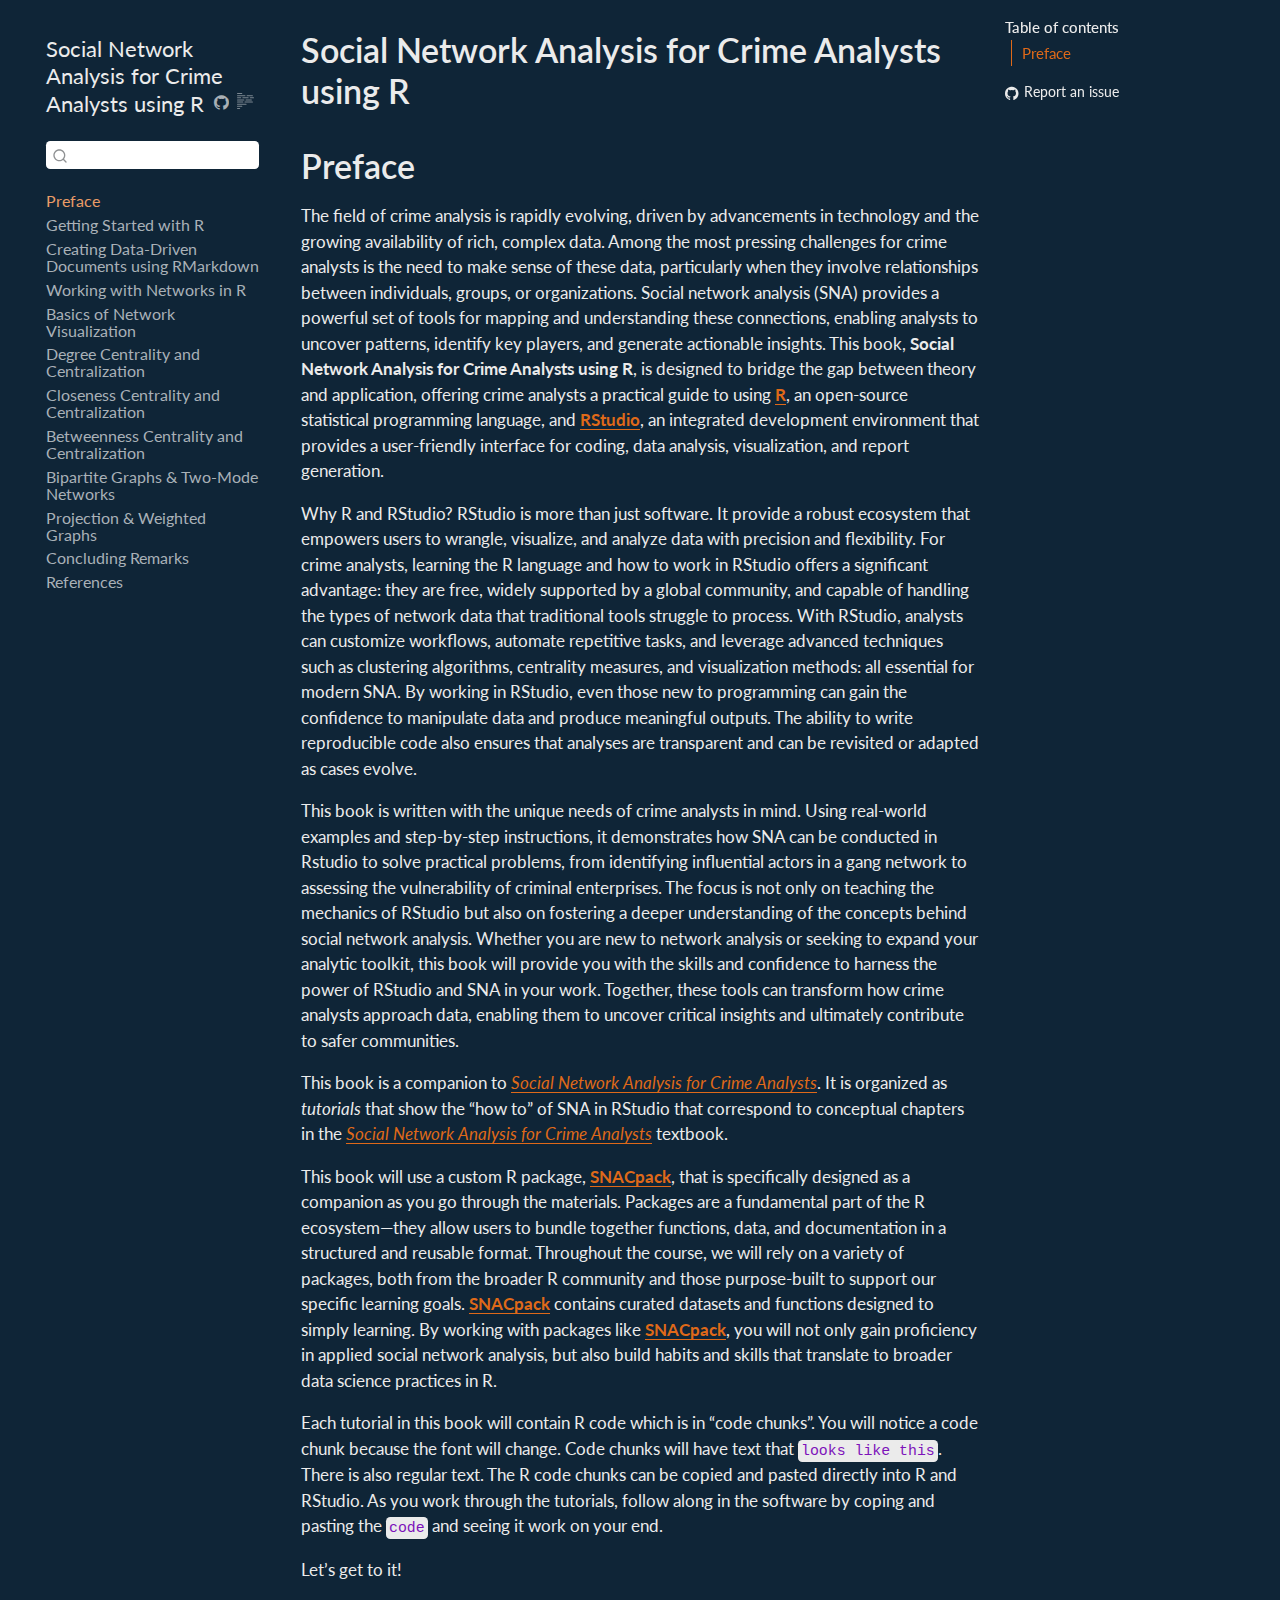
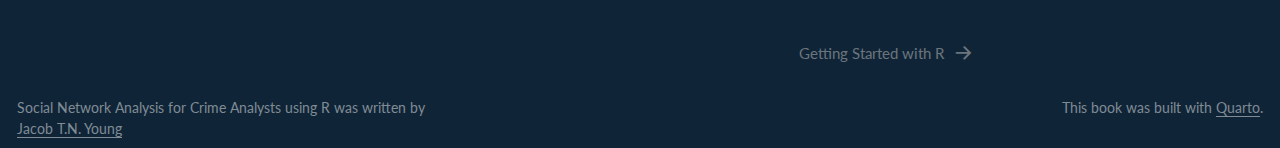
<file: docs/index.html>
<!DOCTYPE html>
<html xmlns="http://www.w3.org/1999/xhtml" lang="en" xml:lang="en"><head>

<meta charset="utf-8">
<meta name="generator" content="quarto-1.6.42">

<meta name="viewport" content="width=device-width, initial-scale=1.0, user-scalable=yes">

<meta name="author" content="Jacob T.N. Young">

<title>Social Network Analysis for Crime Analysts using R</title>
<style>
code{white-space: pre-wrap;}
span.smallcaps{font-variant: small-caps;}
div.columns{display: flex; gap: min(4vw, 1.5em);}
div.column{flex: auto; overflow-x: auto;}
div.hanging-indent{margin-left: 1.5em; text-indent: -1.5em;}
ul.task-list{list-style: none;}
ul.task-list li input[type="checkbox"] {
  width: 0.8em;
  margin: 0 0.8em 0.2em -1em; /* quarto-specific, see https://github.com/quarto-dev/quarto-cli/issues/4556 */ 
  vertical-align: middle;
}
</style>


<script src="site_libs/quarto-nav/quarto-nav.js"></script>
<script src="site_libs/quarto-nav/headroom.min.js"></script>
<script src="site_libs/clipboard/clipboard.min.js"></script>
<script src="site_libs/quarto-search/autocomplete.umd.js"></script>
<script src="site_libs/quarto-search/fuse.min.js"></script>
<script src="site_libs/quarto-search/quarto-search.js"></script>
<meta name="quarto:offset" content="./">
<link href="./snaca-r-intro-to-r.html" rel="next">
<script src="site_libs/quarto-html/quarto.js"></script>
<script src="site_libs/quarto-html/popper.min.js"></script>
<script src="site_libs/quarto-html/tippy.umd.min.js"></script>
<script src="site_libs/quarto-html/anchor.min.js"></script>
<link href="site_libs/quarto-html/tippy.css" rel="stylesheet">
<link href="site_libs/quarto-html/quarto-syntax-highlighting-dark-b53751a350365c71b6c909e95f209ed1.css" rel="stylesheet" id="quarto-text-highlighting-styles">
<script src="site_libs/bootstrap/bootstrap.min.js"></script>
<link href="site_libs/bootstrap/bootstrap-icons.css" rel="stylesheet">
<link href="site_libs/bootstrap/bootstrap-e1132380c9e666ea8bafbb74da8850ab.min.css" rel="stylesheet" append-hash="true" id="quarto-bootstrap" data-mode="dark">
<script id="quarto-search-options" type="application/json">{
  "location": "sidebar",
  "copy-button": false,
  "collapse-after": 3,
  "panel-placement": "start",
  "type": "textbox",
  "limit": 50,
  "keyboard-shortcut": [
    "f",
    "/",
    "s"
  ],
  "show-item-context": false,
  "language": {
    "search-no-results-text": "No results",
    "search-matching-documents-text": "matching documents",
    "search-copy-link-title": "Copy link to search",
    "search-hide-matches-text": "Hide additional matches",
    "search-more-match-text": "more match in this document",
    "search-more-matches-text": "more matches in this document",
    "search-clear-button-title": "Clear",
    "search-text-placeholder": "",
    "search-detached-cancel-button-title": "Cancel",
    "search-submit-button-title": "Submit",
    "search-label": "Search"
  }
}</script>


</head>

<body class="nav-sidebar floating">

<div id="quarto-search-results"></div>
  <header id="quarto-header" class="headroom fixed-top">
  <nav class="quarto-secondary-nav">
    <div class="container-fluid d-flex">
      <button type="button" class="quarto-btn-toggle btn" data-bs-toggle="collapse" role="button" data-bs-target=".quarto-sidebar-collapse-item" aria-controls="quarto-sidebar" aria-expanded="false" aria-label="Toggle sidebar navigation" onclick="if (window.quartoToggleHeadroom) { window.quartoToggleHeadroom(); }">
        <i class="bi bi-layout-text-sidebar-reverse"></i>
      </button>
        <nav class="quarto-page-breadcrumbs" aria-label="breadcrumb"><ol class="breadcrumb"><li class="breadcrumb-item"><a href="./index.html">Preface</a></li></ol></nav>
        <a class="flex-grow-1" role="navigation" data-bs-toggle="collapse" data-bs-target=".quarto-sidebar-collapse-item" aria-controls="quarto-sidebar" aria-expanded="false" aria-label="Toggle sidebar navigation" onclick="if (window.quartoToggleHeadroom) { window.quartoToggleHeadroom(); }">      
        </a>
      <button type="button" class="btn quarto-search-button" aria-label="Search" onclick="window.quartoOpenSearch();">
        <i class="bi bi-search"></i>
      </button>
    </div>
  </nav>
</header>
<!-- content -->
<div id="quarto-content" class="quarto-container page-columns page-rows-contents page-layout-article">
<!-- sidebar -->
  <nav id="quarto-sidebar" class="sidebar collapse collapse-horizontal quarto-sidebar-collapse-item sidebar-navigation floating overflow-auto">
    <div class="pt-lg-2 mt-2 text-left sidebar-header">
    <div class="sidebar-title mb-0 py-0">
      <a href="./">Social Network Analysis for Crime Analysts using R</a> 
        <div class="sidebar-tools-main">
    <a href="https://github.com/jacobtnyoung/snaca-r" title="Source Code" class="quarto-navigation-tool px-1" aria-label="Source Code"><i class="bi bi-github"></i></a>
  <a href="" class="quarto-reader-toggle quarto-navigation-tool px-1" onclick="window.quartoToggleReader(); return false;" title="Toggle reader mode">
  <div class="quarto-reader-toggle-btn">
  <i class="bi"></i>
  </div>
</a>
</div>
    </div>
      </div>
        <div class="mt-2 flex-shrink-0 align-items-center">
        <div class="sidebar-search">
        <div id="quarto-search" class="" title="Search"></div>
        </div>
        </div>
    <div class="sidebar-menu-container"> 
    <ul class="list-unstyled mt-1">
        <li class="sidebar-item">
  <div class="sidebar-item-container"> 
  <a href="./index.html" class="sidebar-item-text sidebar-link active">
 <span class="menu-text">Preface</span></a>
  </div>
</li>
        <li class="sidebar-item">
  <div class="sidebar-item-container"> 
  <a href="./snaca-r-intro-to-r.html" class="sidebar-item-text sidebar-link">
 <span class="menu-text">Getting Started with R</span></a>
  </div>
</li>
        <li class="sidebar-item">
  <div class="sidebar-item-container"> 
  <a href="./snaca-r-rmarkdown.html" class="sidebar-item-text sidebar-link">
 <span class="menu-text">Creating Data-Driven Documents using RMarkdown</span></a>
  </div>
</li>
        <li class="sidebar-item">
  <div class="sidebar-item-container"> 
  <a href="./snaca-r-network-data.html" class="sidebar-item-text sidebar-link">
 <span class="menu-text">Working with Networks in R</span></a>
  </div>
</li>
        <li class="sidebar-item">
  <div class="sidebar-item-container"> 
  <a href="./snaca-r-visualization.html" class="sidebar-item-text sidebar-link">
 <span class="menu-text">Basics of Network Visualization</span></a>
  </div>
</li>
        <li class="sidebar-item">
  <div class="sidebar-item-container"> 
  <a href="./snaca-r-degree-centrality.html" class="sidebar-item-text sidebar-link">
 <span class="menu-text">Degree Centrality and Centralization</span></a>
  </div>
</li>
        <li class="sidebar-item">
  <div class="sidebar-item-container"> 
  <a href="./snaca-r-closeness-centrality.html" class="sidebar-item-text sidebar-link">
 <span class="menu-text">Closeness Centrality and Centralization</span></a>
  </div>
</li>
        <li class="sidebar-item">
  <div class="sidebar-item-container"> 
  <a href="./snaca-r-betweenness-centrality.html" class="sidebar-item-text sidebar-link">
 <span class="menu-text">Betweenness Centrality and Centralization</span></a>
  </div>
</li>
        <li class="sidebar-item">
  <div class="sidebar-item-container"> 
  <a href="./snaca-r-bipartite.html" class="sidebar-item-text sidebar-link">
 <span class="menu-text">Bipartite Graphs &amp; Two-Mode Networks</span></a>
  </div>
</li>
        <li class="sidebar-item">
  <div class="sidebar-item-container"> 
  <a href="./snaca-r-projection.html" class="sidebar-item-text sidebar-link">
 <span class="menu-text">Projection &amp; Weighted Graphs</span></a>
  </div>
</li>
        <li class="sidebar-item">
  <div class="sidebar-item-container"> 
  <a href="./snaca-r-conclusion.html" class="sidebar-item-text sidebar-link">
 <span class="menu-text">Concluding Remarks</span></a>
  </div>
</li>
        <li class="sidebar-item">
  <div class="sidebar-item-container"> 
  <a href="./references.html" class="sidebar-item-text sidebar-link">
 <span class="menu-text">References</span></a>
  </div>
</li>
    </ul>
    </div>
</nav>
<div id="quarto-sidebar-glass" class="quarto-sidebar-collapse-item" data-bs-toggle="collapse" data-bs-target=".quarto-sidebar-collapse-item"></div>
<!-- margin-sidebar -->
    <div id="quarto-margin-sidebar" class="sidebar margin-sidebar">
        <nav id="TOC" role="doc-toc" class="toc-active">
    <h2 id="toc-title">Table of contents</h2>
   
  <ul>
  <li><a href="#preface" id="toc-preface" class="nav-link active" data-scroll-target="#preface">Preface</a></li>
  </ul>
<div class="toc-actions"><ul><li><a href="https://github.com/jacobtnyoung/snaca-r/issues/new" class="toc-action"><i class="bi bi-github"></i>Report an issue</a></li></ul></div></nav>
    </div>
<!-- main -->
<main class="content" id="quarto-document-content">

<header id="title-block-header" class="quarto-title-block default">
<div class="quarto-title">
<h1 class="title">Social Network Analysis for Crime Analysts using R</h1>
</div>



<div class="quarto-title-meta">

    
  
    
  </div>
  


</header>


<section id="preface" class="level1 unnumbered">
<h1 class="unnumbered">Preface</h1>
<p>The field of crime analysis is rapidly evolving, driven by advancements in technology and the growing availability of rich, complex data. Among the most pressing challenges for crime analysts is the need to make sense of these data, particularly when they involve relationships between individuals, groups, or organizations. Social network analysis (SNA) provides a powerful set of tools for mapping and understanding these connections, enabling analysts to uncover patterns, identify key players, and generate actionable insights. This book, <strong>Social Network Analysis for Crime Analysts using R</strong>, is designed to bridge the gap between theory and application, offering crime analysts a practical guide to using <a href="https://cran.r-project.org/"><strong>R</strong></a>, an open-source statistical programming language, and <a href="https://posit.co/downloads/"><strong>RStudio</strong></a>, an integrated development environment that provides a user-friendly interface for coding, data analysis, visualization, and report generation.</p>
<p>Why R and RStudio? RStudio is more than just software. It provide a robust ecosystem that empowers users to wrangle, visualize, and analyze data with precision and flexibility. For crime analysts, learning the R language and how to work in RStudio offers a significant advantage: they are free, widely supported by a global community, and capable of handling the types of network data that traditional tools struggle to process. With RStudio, analysts can customize workflows, automate repetitive tasks, and leverage advanced techniques such as clustering algorithms, centrality measures, and visualization methods: all essential for modern SNA. By working in RStudio, even those new to programming can gain the confidence to manipulate data and produce meaningful outputs. The ability to write reproducible code also ensures that analyses are transparent and can be revisited or adapted as cases evolve.</p>
<p>This book is written with the unique needs of crime analysts in mind. Using real-world examples and step-by-step instructions, it demonstrates how SNA can be conducted in Rstudio to solve practical problems, from identifying influential actors in a gang network to assessing the vulnerability of criminal enterprises. The focus is not only on teaching the mechanics of RStudio but also on fostering a deeper understanding of the concepts behind social network analysis. Whether you are new to network analysis or seeking to expand your analytic toolkit, this book will provide you with the skills and confidence to harness the power of RStudio and SNA in your work. Together, these tools can transform how crime analysts approach data, enabling them to uncover critical insights and ultimately contribute to safer communities.</p>
<p>This book is a companion to <a href="https://jacobtnyoung.github.io/snaca-textbook/"><em>Social Network Analysis for Crime Analysts</em></a>. It is organized as <em>tutorials</em> that show the “how to” of SNA in RStudio that correspond to conceptual chapters in the <a href="https://jacobtnyoung.github.io/snaca-textbook/"><em>Social Network Analysis for Crime Analysts</em></a> textbook.</p>
<p>This book will use a custom R package, <a href="https://jacobtnyoung.github.io/SNACpack/"><strong>SNACpack</strong></a>, that is specifically designed as a companion as you go through the materials. Packages are a fundamental part of the R ecosystem—they allow users to bundle together functions, data, and documentation in a structured and reusable format. Throughout the course, we will rely on a variety of packages, both from the broader R community and those purpose-built to support our specific learning goals. <a href="https://jacobtnyoung.github.io/SNACpack/"><strong>SNACpack</strong></a> contains curated datasets and functions designed to simply learning. By working with packages like <a href="https://jacobtnyoung.github.io/SNACpack/"><strong>SNACpack</strong></a>, you will not only gain proficiency in applied social network analysis, but also build habits and skills that translate to broader data science practices in R.</p>
<p>Each tutorial in this book will contain R code which is in “code chunks”. You will notice a code chunk because the font will change. Code chunks will have text that <code>looks like this</code>. There is also regular text. The R code chunks can be copied and pasted directly into R and RStudio. As you work through the tutorials, follow along in the software by coping and pasting the <code>code</code> and seeing it work on your end.</p>
<p>Let’s get to it!</p>


</section>

</main> <!-- /main -->
<script id="quarto-html-after-body" type="application/javascript">
window.document.addEventListener("DOMContentLoaded", function (event) {
  const toggleBodyColorMode = (bsSheetEl) => {
    const mode = bsSheetEl.getAttribute("data-mode");
    const bodyEl = window.document.querySelector("body");
    if (mode === "dark") {
      bodyEl.classList.add("quarto-dark");
      bodyEl.classList.remove("quarto-light");
    } else {
      bodyEl.classList.add("quarto-light");
      bodyEl.classList.remove("quarto-dark");
    }
  }
  const toggleBodyColorPrimary = () => {
    const bsSheetEl = window.document.querySelector("link#quarto-bootstrap");
    if (bsSheetEl) {
      toggleBodyColorMode(bsSheetEl);
    }
  }
  toggleBodyColorPrimary();  
  const icon = "";
  const anchorJS = new window.AnchorJS();
  anchorJS.options = {
    placement: 'right',
    icon: icon
  };
  anchorJS.add('.anchored');
  const isCodeAnnotation = (el) => {
    for (const clz of el.classList) {
      if (clz.startsWith('code-annotation-')) {                     
        return true;
      }
    }
    return false;
  }
  const onCopySuccess = function(e) {
    // button target
    const button = e.trigger;
    // don't keep focus
    button.blur();
    // flash "checked"
    button.classList.add('code-copy-button-checked');
    var currentTitle = button.getAttribute("title");
    button.setAttribute("title", "Copied!");
    let tooltip;
    if (window.bootstrap) {
      button.setAttribute("data-bs-toggle", "tooltip");
      button.setAttribute("data-bs-placement", "left");
      button.setAttribute("data-bs-title", "Copied!");
      tooltip = new bootstrap.Tooltip(button, 
        { trigger: "manual", 
          customClass: "code-copy-button-tooltip",
          offset: [0, -8]});
      tooltip.show();    
    }
    setTimeout(function() {
      if (tooltip) {
        tooltip.hide();
        button.removeAttribute("data-bs-title");
        button.removeAttribute("data-bs-toggle");
        button.removeAttribute("data-bs-placement");
      }
      button.setAttribute("title", currentTitle);
      button.classList.remove('code-copy-button-checked');
    }, 1000);
    // clear code selection
    e.clearSelection();
  }
  const getTextToCopy = function(trigger) {
      const codeEl = trigger.previousElementSibling.cloneNode(true);
      for (const childEl of codeEl.children) {
        if (isCodeAnnotation(childEl)) {
          childEl.remove();
        }
      }
      return codeEl.innerText;
  }
  const clipboard = new window.ClipboardJS('.code-copy-button:not([data-in-quarto-modal])', {
    text: getTextToCopy
  });
  clipboard.on('success', onCopySuccess);
  if (window.document.getElementById('quarto-embedded-source-code-modal')) {
    const clipboardModal = new window.ClipboardJS('.code-copy-button[data-in-quarto-modal]', {
      text: getTextToCopy,
      container: window.document.getElementById('quarto-embedded-source-code-modal')
    });
    clipboardModal.on('success', onCopySuccess);
  }
    var localhostRegex = new RegExp(/^(?:http|https):\/\/localhost\:?[0-9]*\//);
    var mailtoRegex = new RegExp(/^mailto:/);
      var filterRegex = new RegExp("https:\/\/jacobtnyoung\.github\.io\/snaca-r\/");
    var isInternal = (href) => {
        return filterRegex.test(href) || localhostRegex.test(href) || mailtoRegex.test(href);
    }
    // Inspect non-navigation links and adorn them if external
 	var links = window.document.querySelectorAll('a[href]:not(.nav-link):not(.navbar-brand):not(.toc-action):not(.sidebar-link):not(.sidebar-item-toggle):not(.pagination-link):not(.no-external):not([aria-hidden]):not(.dropdown-item):not(.quarto-navigation-tool):not(.about-link)');
    for (var i=0; i<links.length; i++) {
      const link = links[i];
      if (!isInternal(link.href)) {
        // undo the damage that might have been done by quarto-nav.js in the case of
        // links that we want to consider external
        if (link.dataset.originalHref !== undefined) {
          link.href = link.dataset.originalHref;
        }
      }
    }
  function tippyHover(el, contentFn, onTriggerFn, onUntriggerFn) {
    const config = {
      allowHTML: true,
      maxWidth: 500,
      delay: 100,
      arrow: false,
      appendTo: function(el) {
          return el.parentElement;
      },
      interactive: true,
      interactiveBorder: 10,
      theme: 'quarto',
      placement: 'bottom-start',
    };
    if (contentFn) {
      config.content = contentFn;
    }
    if (onTriggerFn) {
      config.onTrigger = onTriggerFn;
    }
    if (onUntriggerFn) {
      config.onUntrigger = onUntriggerFn;
    }
    window.tippy(el, config); 
  }
  const noterefs = window.document.querySelectorAll('a[role="doc-noteref"]');
  for (var i=0; i<noterefs.length; i++) {
    const ref = noterefs[i];
    tippyHover(ref, function() {
      // use id or data attribute instead here
      let href = ref.getAttribute('data-footnote-href') || ref.getAttribute('href');
      try { href = new URL(href).hash; } catch {}
      const id = href.replace(/^#\/?/, "");
      const note = window.document.getElementById(id);
      if (note) {
        return note.innerHTML;
      } else {
        return "";
      }
    });
  }
  const xrefs = window.document.querySelectorAll('a.quarto-xref');
  const processXRef = (id, note) => {
    // Strip column container classes
    const stripColumnClz = (el) => {
      el.classList.remove("page-full", "page-columns");
      if (el.children) {
        for (const child of el.children) {
          stripColumnClz(child);
        }
      }
    }
    stripColumnClz(note)
    if (id === null || id.startsWith('sec-')) {
      // Special case sections, only their first couple elements
      const container = document.createElement("div");
      if (note.children && note.children.length > 2) {
        container.appendChild(note.children[0].cloneNode(true));
        for (let i = 1; i < note.children.length; i++) {
          const child = note.children[i];
          if (child.tagName === "P" && child.innerText === "") {
            continue;
          } else {
            container.appendChild(child.cloneNode(true));
            break;
          }
        }
        if (window.Quarto?.typesetMath) {
          window.Quarto.typesetMath(container);
        }
        return container.innerHTML
      } else {
        if (window.Quarto?.typesetMath) {
          window.Quarto.typesetMath(note);
        }
        return note.innerHTML;
      }
    } else {
      // Remove any anchor links if they are present
      const anchorLink = note.querySelector('a.anchorjs-link');
      if (anchorLink) {
        anchorLink.remove();
      }
      if (window.Quarto?.typesetMath) {
        window.Quarto.typesetMath(note);
      }
      if (note.classList.contains("callout")) {
        return note.outerHTML;
      } else {
        return note.innerHTML;
      }
    }
  }
  for (var i=0; i<xrefs.length; i++) {
    const xref = xrefs[i];
    tippyHover(xref, undefined, function(instance) {
      instance.disable();
      let url = xref.getAttribute('href');
      let hash = undefined; 
      if (url.startsWith('#')) {
        hash = url;
      } else {
        try { hash = new URL(url).hash; } catch {}
      }
      if (hash) {
        const id = hash.replace(/^#\/?/, "");
        const note = window.document.getElementById(id);
        if (note !== null) {
          try {
            const html = processXRef(id, note.cloneNode(true));
            instance.setContent(html);
          } finally {
            instance.enable();
            instance.show();
          }
        } else {
          // See if we can fetch this
          fetch(url.split('#')[0])
          .then(res => res.text())
          .then(html => {
            const parser = new DOMParser();
            const htmlDoc = parser.parseFromString(html, "text/html");
            const note = htmlDoc.getElementById(id);
            if (note !== null) {
              const html = processXRef(id, note);
              instance.setContent(html);
            } 
          }).finally(() => {
            instance.enable();
            instance.show();
          });
        }
      } else {
        // See if we can fetch a full url (with no hash to target)
        // This is a special case and we should probably do some content thinning / targeting
        fetch(url)
        .then(res => res.text())
        .then(html => {
          const parser = new DOMParser();
          const htmlDoc = parser.parseFromString(html, "text/html");
          const note = htmlDoc.querySelector('main.content');
          if (note !== null) {
            // This should only happen for chapter cross references
            // (since there is no id in the URL)
            // remove the first header
            if (note.children.length > 0 && note.children[0].tagName === "HEADER") {
              note.children[0].remove();
            }
            const html = processXRef(null, note);
            instance.setContent(html);
          } 
        }).finally(() => {
          instance.enable();
          instance.show();
        });
      }
    }, function(instance) {
    });
  }
      let selectedAnnoteEl;
      const selectorForAnnotation = ( cell, annotation) => {
        let cellAttr = 'data-code-cell="' + cell + '"';
        let lineAttr = 'data-code-annotation="' +  annotation + '"';
        const selector = 'span[' + cellAttr + '][' + lineAttr + ']';
        return selector;
      }
      const selectCodeLines = (annoteEl) => {
        const doc = window.document;
        const targetCell = annoteEl.getAttribute("data-target-cell");
        const targetAnnotation = annoteEl.getAttribute("data-target-annotation");
        const annoteSpan = window.document.querySelector(selectorForAnnotation(targetCell, targetAnnotation));
        const lines = annoteSpan.getAttribute("data-code-lines").split(",");
        const lineIds = lines.map((line) => {
          return targetCell + "-" + line;
        })
        let top = null;
        let height = null;
        let parent = null;
        if (lineIds.length > 0) {
            //compute the position of the single el (top and bottom and make a div)
            const el = window.document.getElementById(lineIds[0]);
            top = el.offsetTop;
            height = el.offsetHeight;
            parent = el.parentElement.parentElement;
          if (lineIds.length > 1) {
            const lastEl = window.document.getElementById(lineIds[lineIds.length - 1]);
            const bottom = lastEl.offsetTop + lastEl.offsetHeight;
            height = bottom - top;
          }
          if (top !== null && height !== null && parent !== null) {
            // cook up a div (if necessary) and position it 
            let div = window.document.getElementById("code-annotation-line-highlight");
            if (div === null) {
              div = window.document.createElement("div");
              div.setAttribute("id", "code-annotation-line-highlight");
              div.style.position = 'absolute';
              parent.appendChild(div);
            }
            div.style.top = top - 2 + "px";
            div.style.height = height + 4 + "px";
            div.style.left = 0;
            let gutterDiv = window.document.getElementById("code-annotation-line-highlight-gutter");
            if (gutterDiv === null) {
              gutterDiv = window.document.createElement("div");
              gutterDiv.setAttribute("id", "code-annotation-line-highlight-gutter");
              gutterDiv.style.position = 'absolute';
              const codeCell = window.document.getElementById(targetCell);
              const gutter = codeCell.querySelector('.code-annotation-gutter');
              gutter.appendChild(gutterDiv);
            }
            gutterDiv.style.top = top - 2 + "px";
            gutterDiv.style.height = height + 4 + "px";
          }
          selectedAnnoteEl = annoteEl;
        }
      };
      const unselectCodeLines = () => {
        const elementsIds = ["code-annotation-line-highlight", "code-annotation-line-highlight-gutter"];
        elementsIds.forEach((elId) => {
          const div = window.document.getElementById(elId);
          if (div) {
            div.remove();
          }
        });
        selectedAnnoteEl = undefined;
      };
        // Handle positioning of the toggle
    window.addEventListener(
      "resize",
      throttle(() => {
        elRect = undefined;
        if (selectedAnnoteEl) {
          selectCodeLines(selectedAnnoteEl);
        }
      }, 10)
    );
    function throttle(fn, ms) {
    let throttle = false;
    let timer;
      return (...args) => {
        if(!throttle) { // first call gets through
            fn.apply(this, args);
            throttle = true;
        } else { // all the others get throttled
            if(timer) clearTimeout(timer); // cancel #2
            timer = setTimeout(() => {
              fn.apply(this, args);
              timer = throttle = false;
            }, ms);
        }
      };
    }
      // Attach click handler to the DT
      const annoteDls = window.document.querySelectorAll('dt[data-target-cell]');
      for (const annoteDlNode of annoteDls) {
        annoteDlNode.addEventListener('click', (event) => {
          const clickedEl = event.target;
          if (clickedEl !== selectedAnnoteEl) {
            unselectCodeLines();
            const activeEl = window.document.querySelector('dt[data-target-cell].code-annotation-active');
            if (activeEl) {
              activeEl.classList.remove('code-annotation-active');
            }
            selectCodeLines(clickedEl);
            clickedEl.classList.add('code-annotation-active');
          } else {
            // Unselect the line
            unselectCodeLines();
            clickedEl.classList.remove('code-annotation-active');
          }
        });
      }
  const findCites = (el) => {
    const parentEl = el.parentElement;
    if (parentEl) {
      const cites = parentEl.dataset.cites;
      if (cites) {
        return {
          el,
          cites: cites.split(' ')
        };
      } else {
        return findCites(el.parentElement)
      }
    } else {
      return undefined;
    }
  };
  var bibliorefs = window.document.querySelectorAll('a[role="doc-biblioref"]');
  for (var i=0; i<bibliorefs.length; i++) {
    const ref = bibliorefs[i];
    const citeInfo = findCites(ref);
    if (citeInfo) {
      tippyHover(citeInfo.el, function() {
        var popup = window.document.createElement('div');
        citeInfo.cites.forEach(function(cite) {
          var citeDiv = window.document.createElement('div');
          citeDiv.classList.add('hanging-indent');
          citeDiv.classList.add('csl-entry');
          var biblioDiv = window.document.getElementById('ref-' + cite);
          if (biblioDiv) {
            citeDiv.innerHTML = biblioDiv.innerHTML;
          }
          popup.appendChild(citeDiv);
        });
        return popup.innerHTML;
      });
    }
  }
});
</script>
<nav class="page-navigation">
  <div class="nav-page nav-page-previous">
  </div>
  <div class="nav-page nav-page-next">
      <a href="./snaca-r-intro-to-r.html" class="pagination-link" aria-label="Getting Started with R">
        <span class="nav-page-text">Getting Started with R</span> <i class="bi bi-arrow-right-short"></i>
      </a>
  </div>
</nav>
</div> <!-- /content -->
<footer class="footer">
  <div class="nav-footer">
    <div class="nav-footer-left">
<p>Social Network Analysis for Crime Analysts using R was written by <a href="https://jacobtnyoung.github.io/">Jacob T.N. Young</a></p>
</div>   
    <div class="nav-footer-center">
      &nbsp;
    <div class="toc-actions d-sm-block d-md-none"><ul><li><a href="https://github.com/jacobtnyoung/snaca-r/issues/new" class="toc-action"><i class="bi bi-github"></i>Report an issue</a></li></ul></div></div>
    <div class="nav-footer-right">
<p>This book was built with <a href="https://quarto.org/">Quarto</a>.</p>
</div>
  </div>
</footer>




</body></html>
</file>
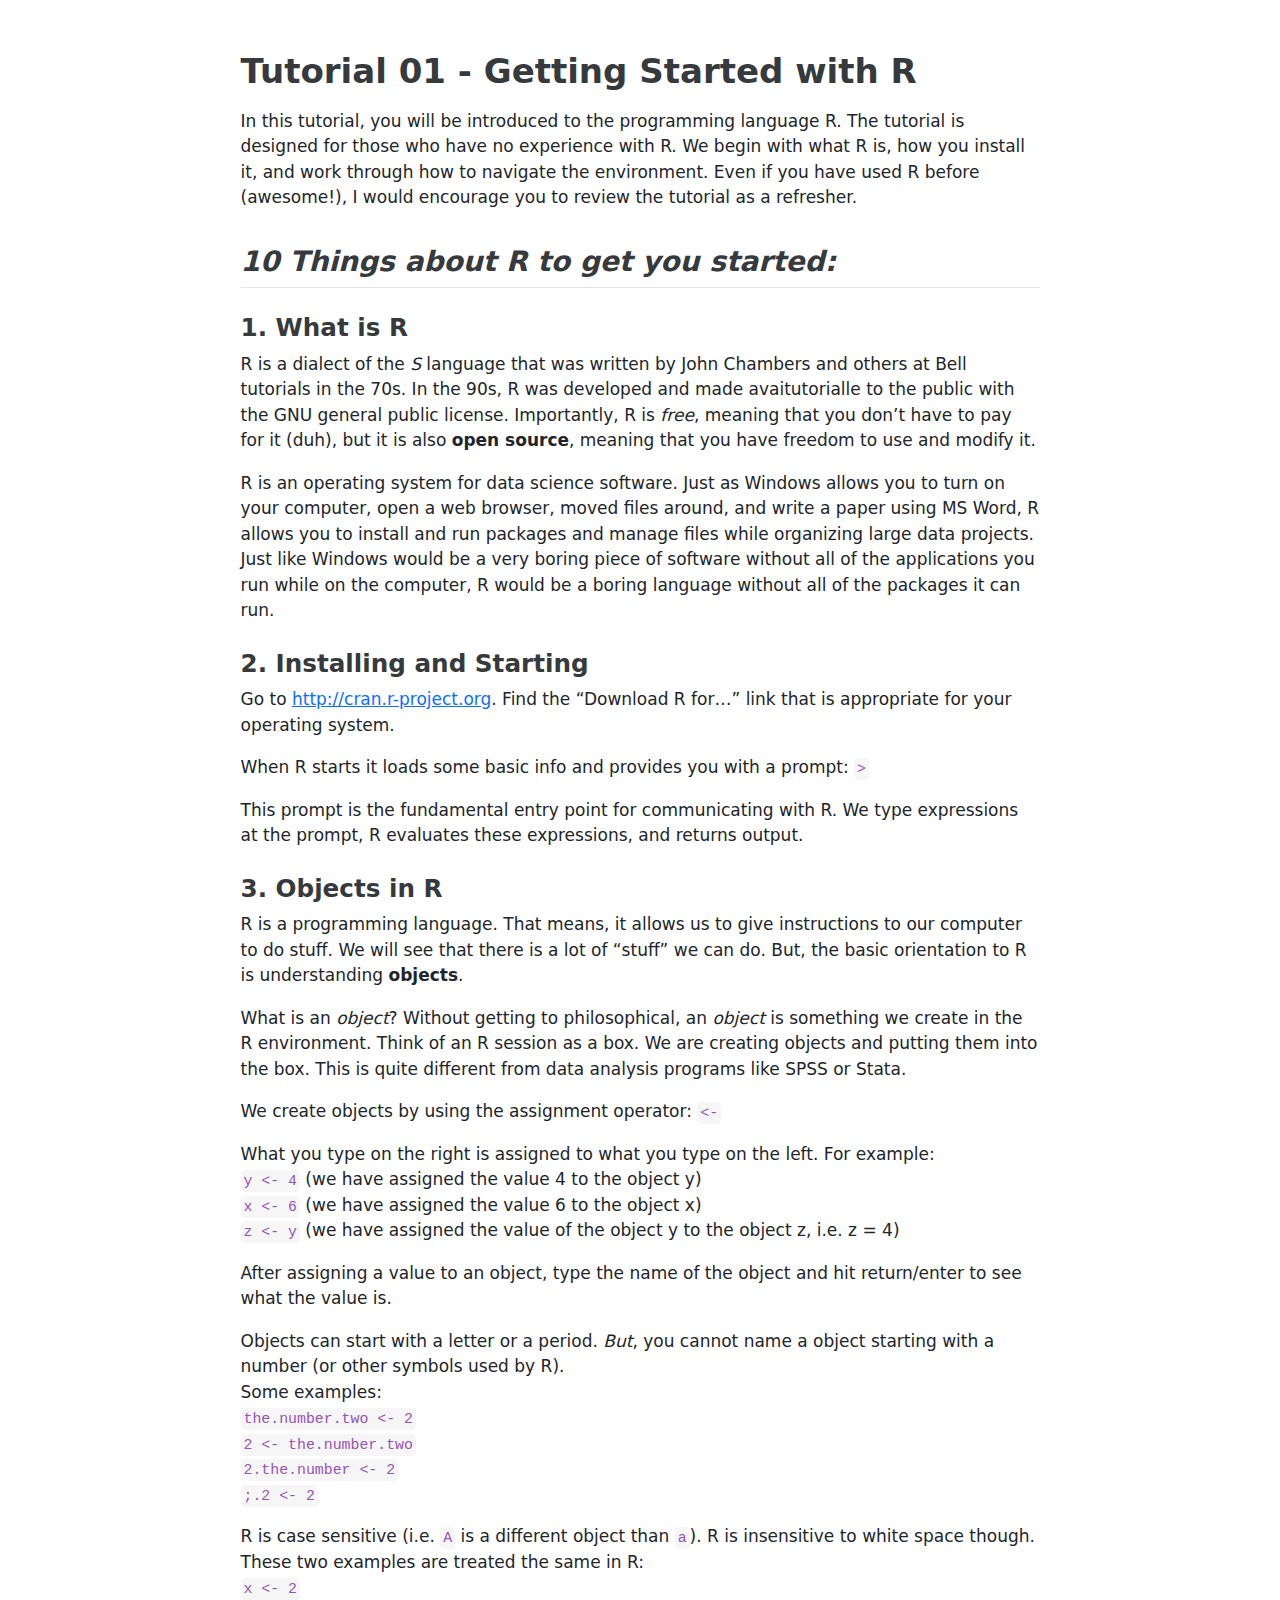
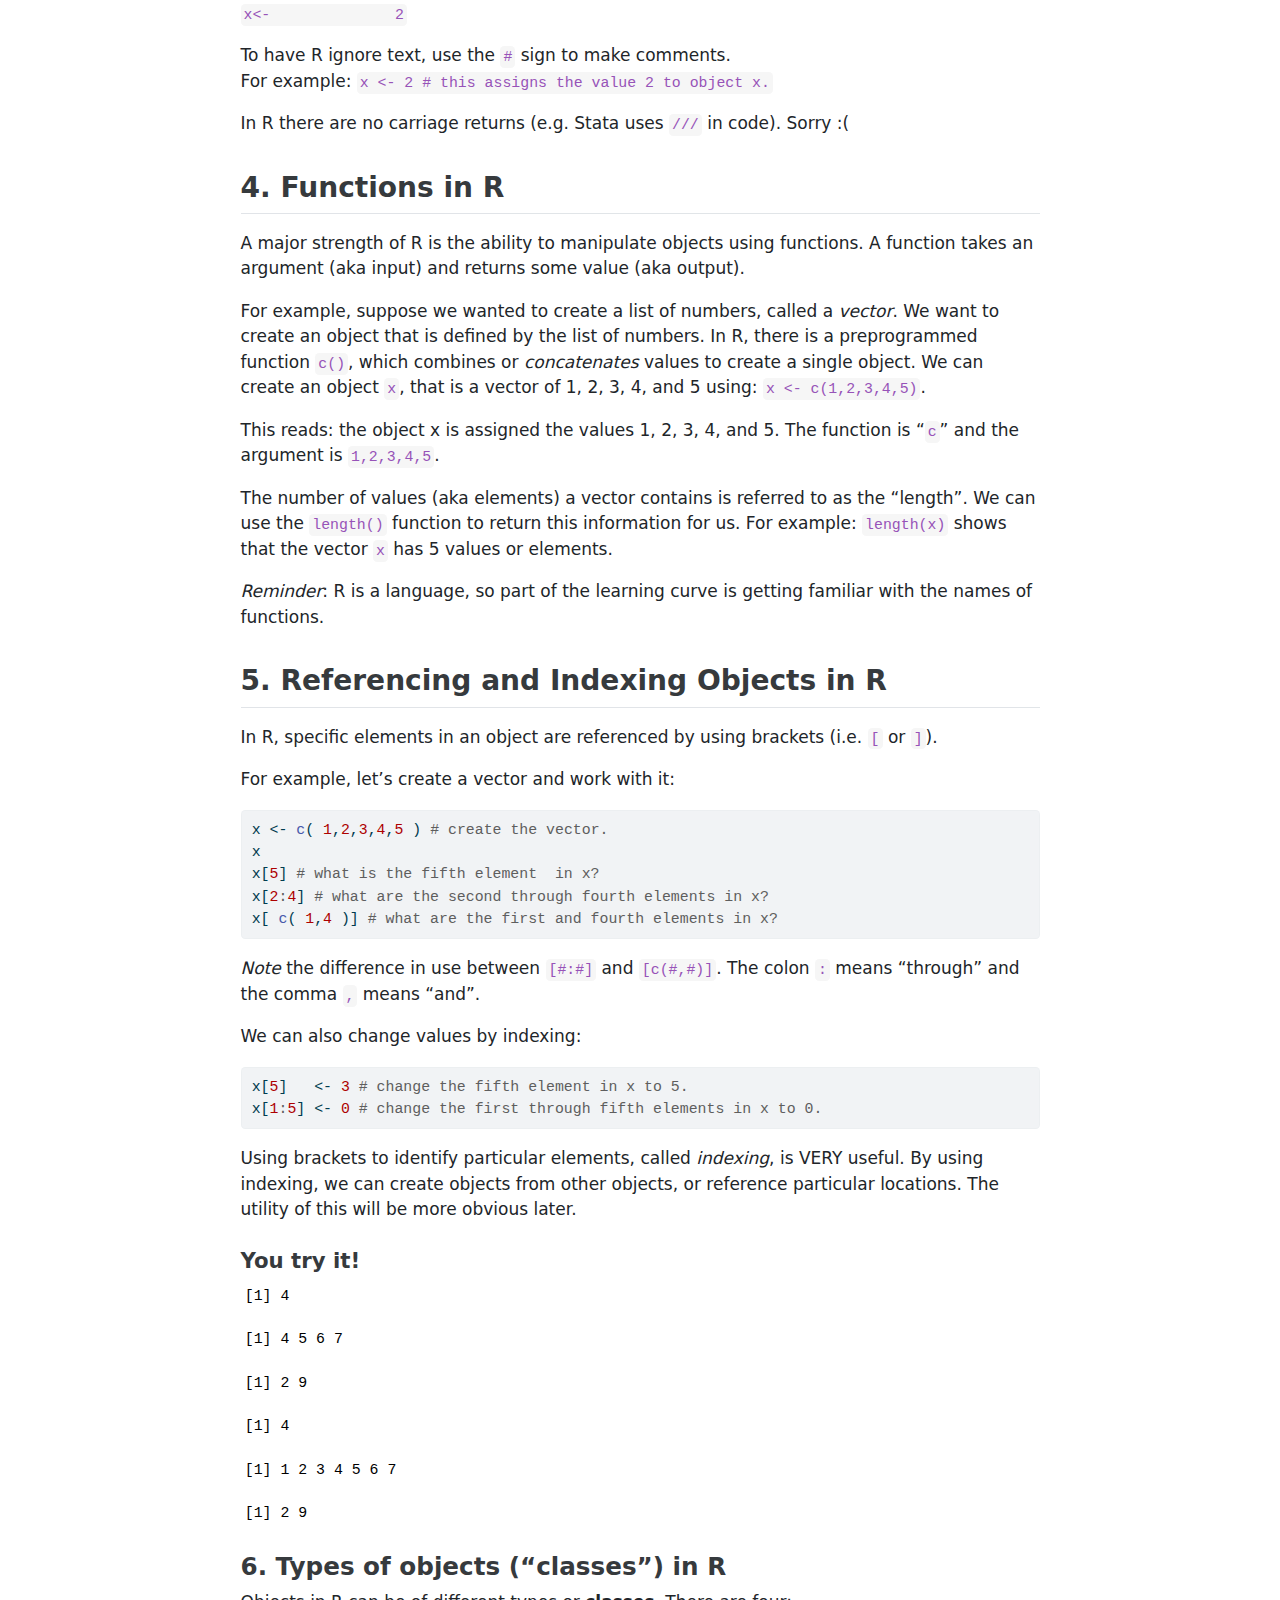
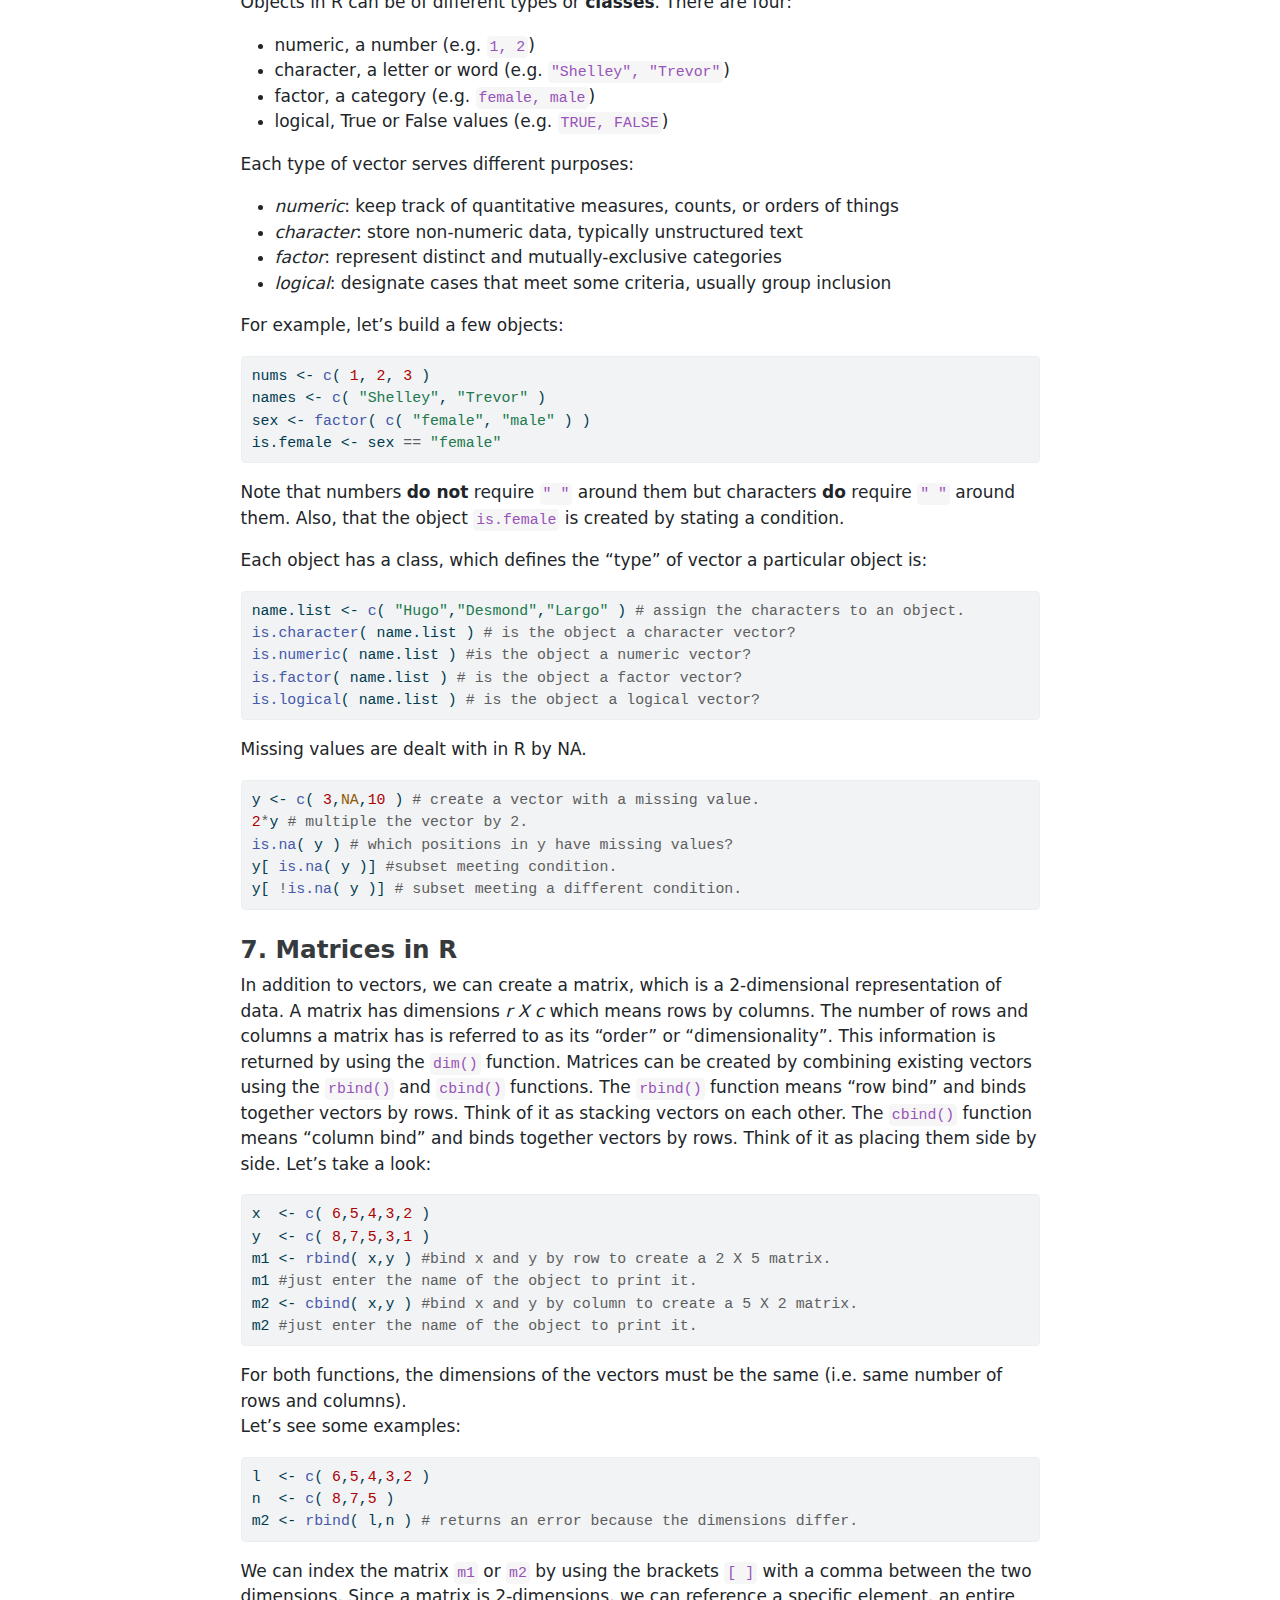
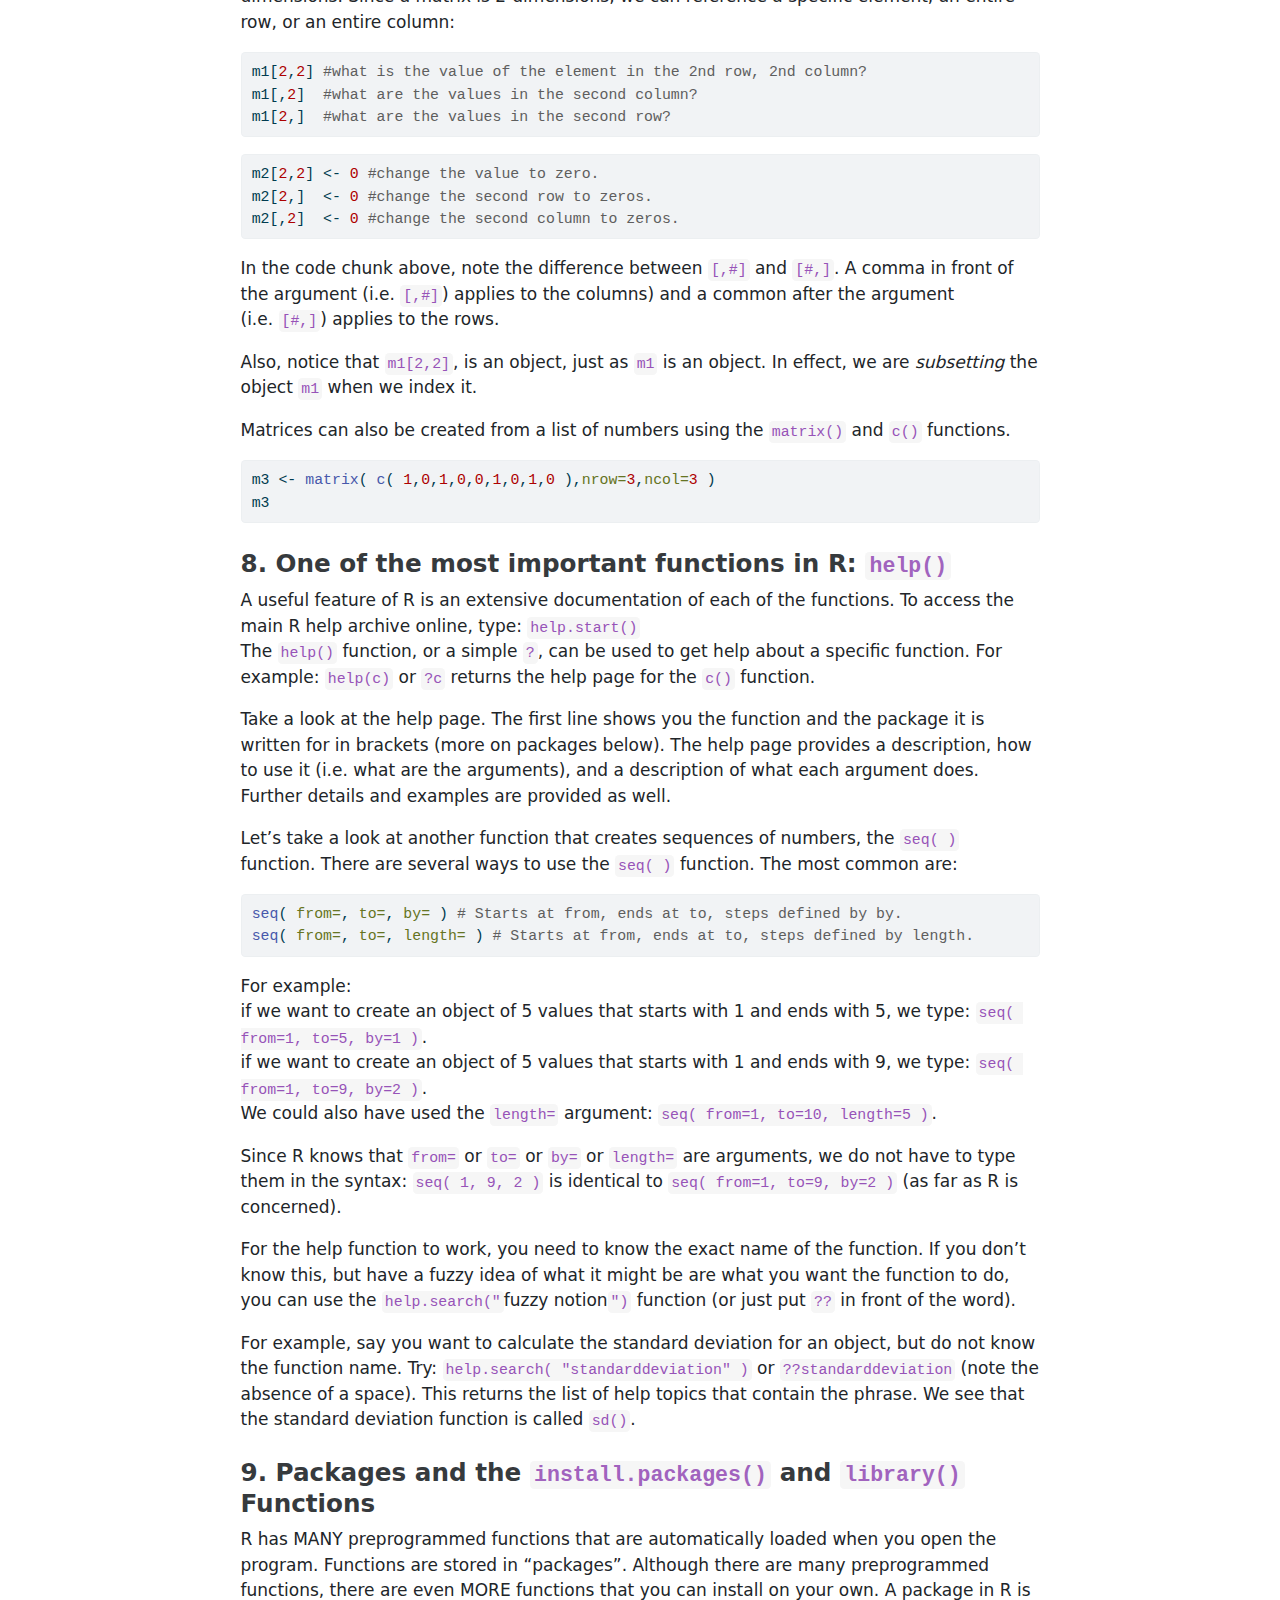
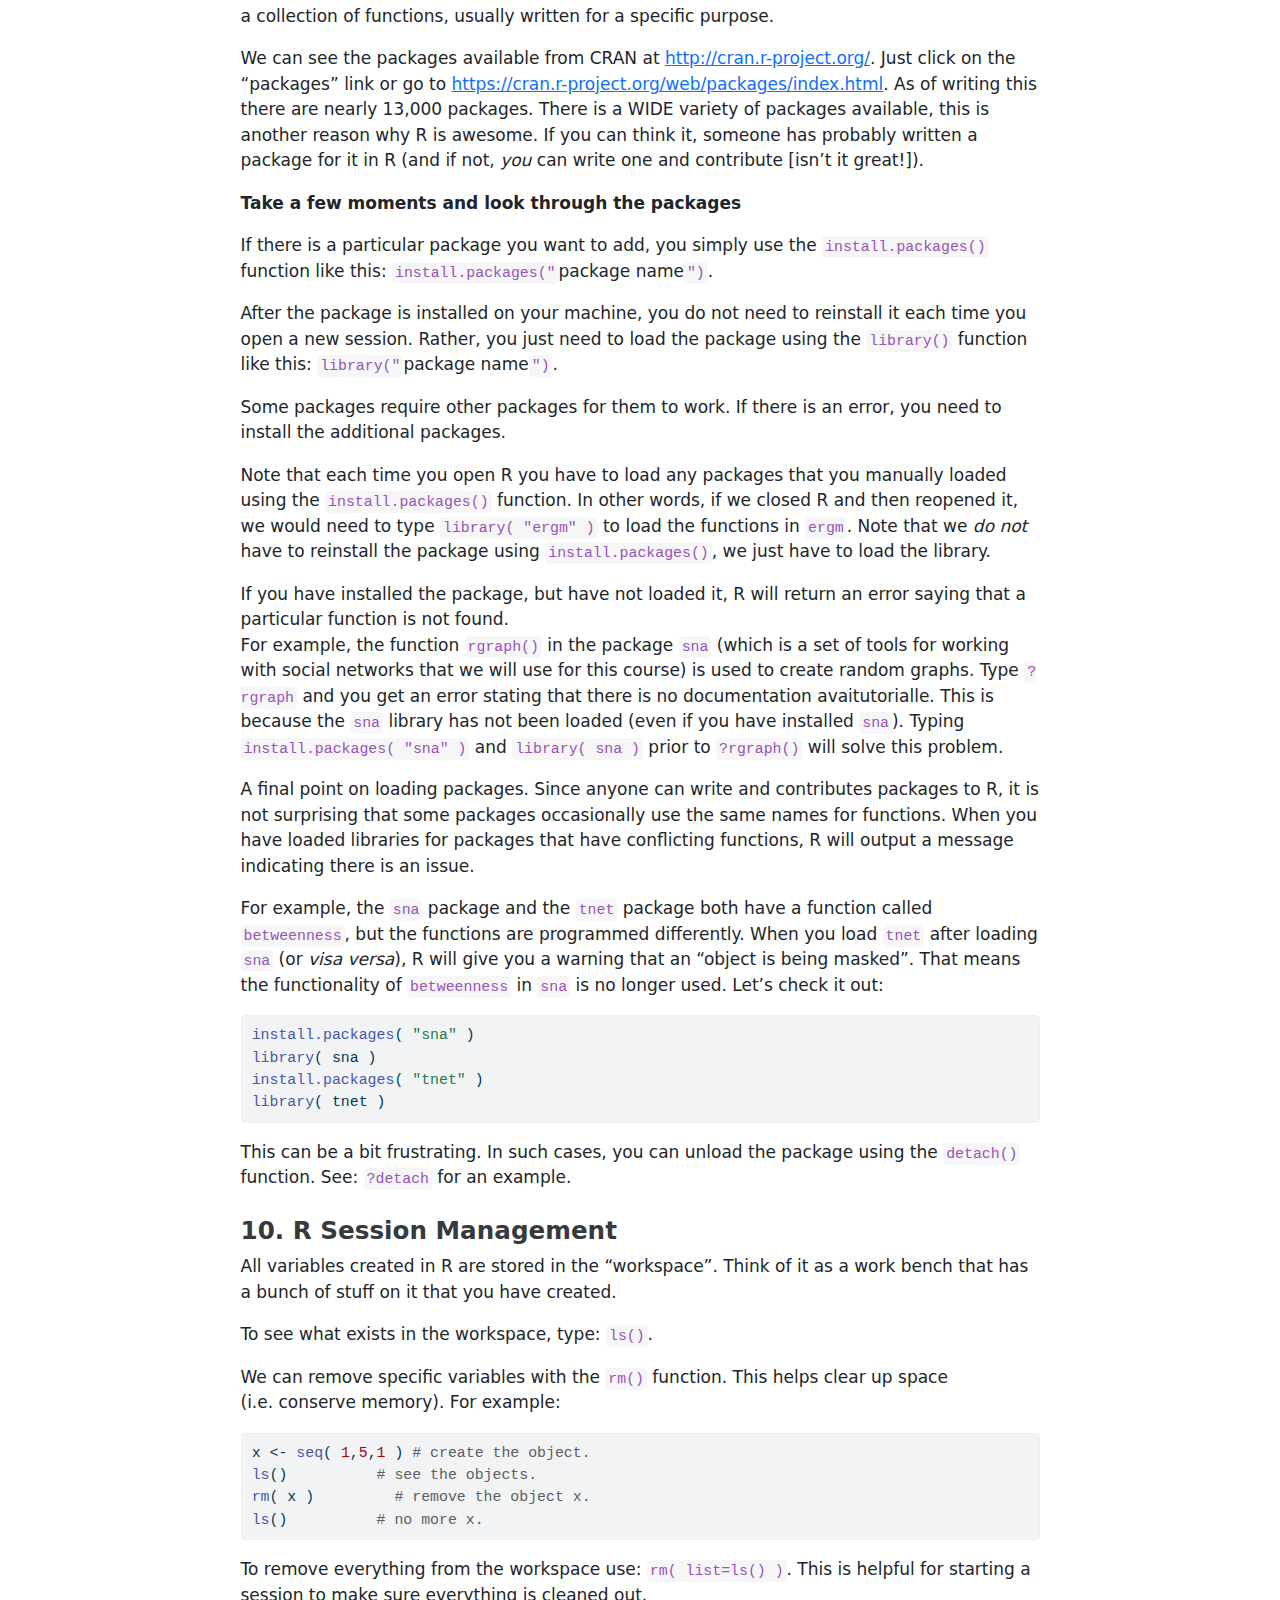
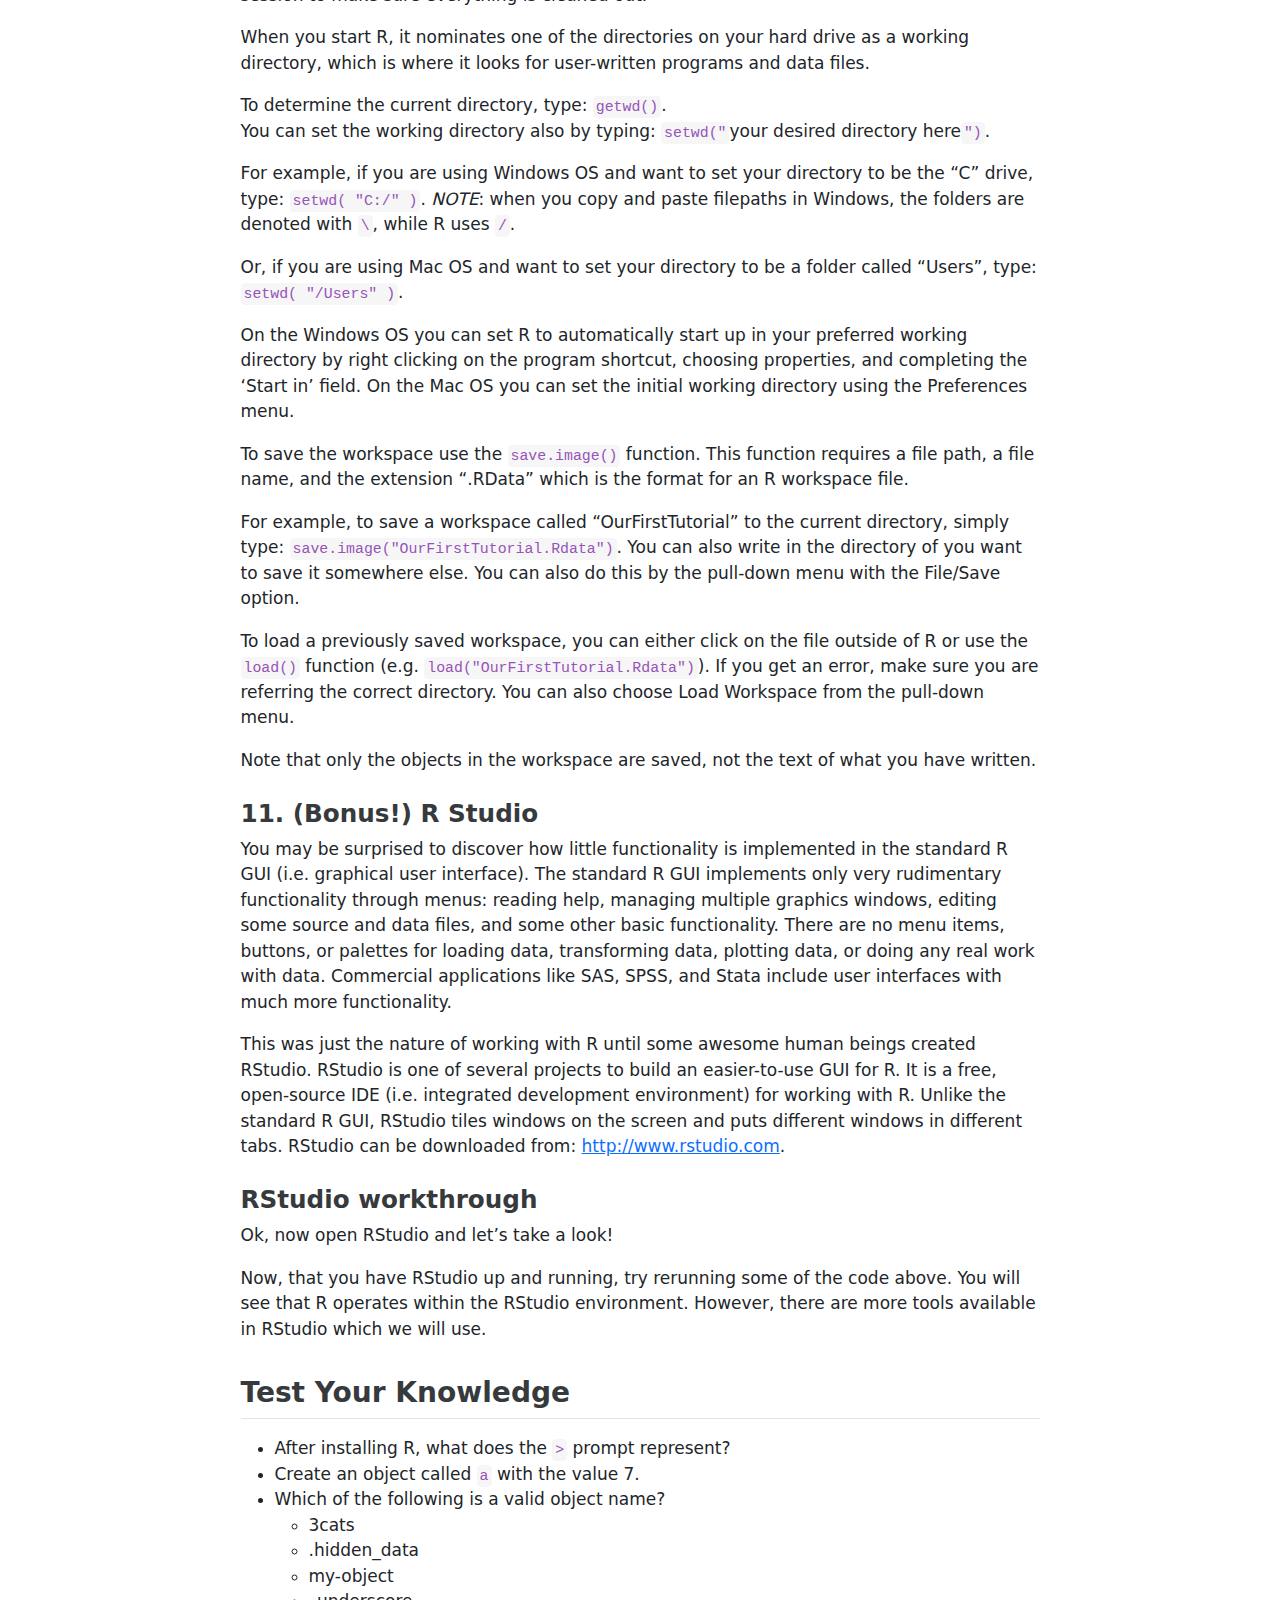
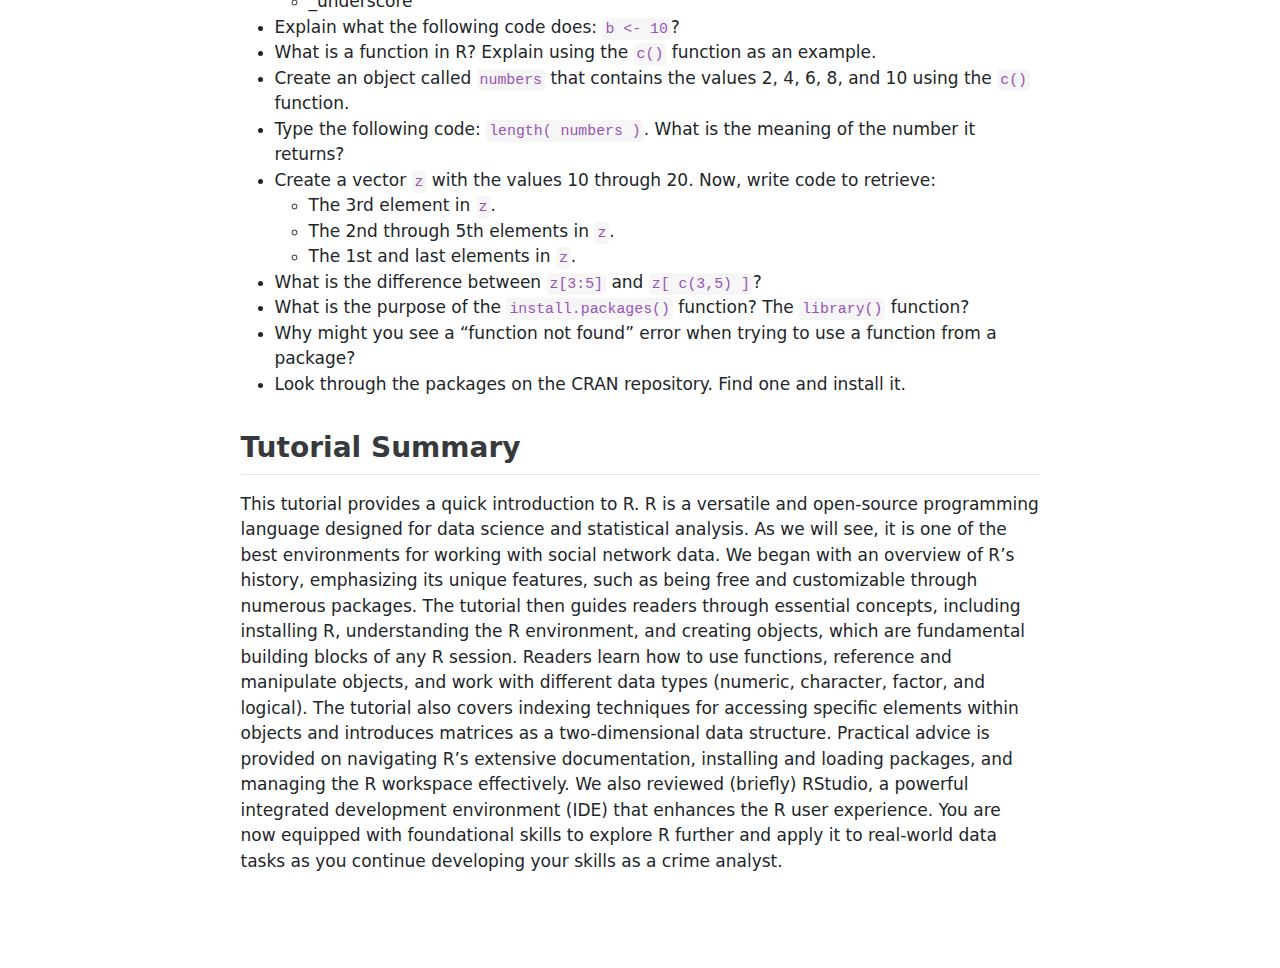
<file: snaca-r-intro-to-r.html>
<!DOCTYPE html>
<html xmlns="http://www.w3.org/1999/xhtml" lang="en" xml:lang="en"><head>

<meta charset="utf-8">
<meta name="generator" content="quarto-1.3.353">

<meta name="viewport" content="width=device-width, initial-scale=1.0, user-scalable=yes">


<title>snaca-r-intro-to-r</title>
<style>
code{white-space: pre-wrap;}
span.smallcaps{font-variant: small-caps;}
div.columns{display: flex; gap: min(4vw, 1.5em);}
div.column{flex: auto; overflow-x: auto;}
div.hanging-indent{margin-left: 1.5em; text-indent: -1.5em;}
ul.task-list{list-style: none;}
ul.task-list li input[type="checkbox"] {
  width: 0.8em;
  margin: 0 0.8em 0.2em -1em; /* quarto-specific, see https://github.com/quarto-dev/quarto-cli/issues/4556 */ 
  vertical-align: middle;
}
/* CSS for syntax highlighting */
pre > code.sourceCode { white-space: pre; position: relative; }
pre > code.sourceCode > span { display: inline-block; line-height: 1.25; }
pre > code.sourceCode > span:empty { height: 1.2em; }
.sourceCode { overflow: visible; }
code.sourceCode > span { color: inherit; text-decoration: inherit; }
div.sourceCode { margin: 1em 0; }
pre.sourceCode { margin: 0; }
@media screen {
div.sourceCode { overflow: auto; }
}
@media print {
pre > code.sourceCode { white-space: pre-wrap; }
pre > code.sourceCode > span { text-indent: -5em; padding-left: 5em; }
}
pre.numberSource code
  { counter-reset: source-line 0; }
pre.numberSource code > span
  { position: relative; left: -4em; counter-increment: source-line; }
pre.numberSource code > span > a:first-child::before
  { content: counter(source-line);
    position: relative; left: -1em; text-align: right; vertical-align: baseline;
    border: none; display: inline-block;
    -webkit-touch-callout: none; -webkit-user-select: none;
    -khtml-user-select: none; -moz-user-select: none;
    -ms-user-select: none; user-select: none;
    padding: 0 4px; width: 4em;
  }
pre.numberSource { margin-left: 3em;  padding-left: 4px; }
div.sourceCode
  {   }
@media screen {
pre > code.sourceCode > span > a:first-child::before { text-decoration: underline; }
}
</style>


<script src="snaca-r-intro-to-r_files/libs/clipboard/clipboard.min.js"></script>
<script src="snaca-r-intro-to-r_files/libs/quarto-html/quarto.js"></script>
<script src="snaca-r-intro-to-r_files/libs/quarto-html/popper.min.js"></script>
<script src="snaca-r-intro-to-r_files/libs/quarto-html/tippy.umd.min.js"></script>
<script src="snaca-r-intro-to-r_files/libs/quarto-html/anchor.min.js"></script>
<link href="snaca-r-intro-to-r_files/libs/quarto-html/tippy.css" rel="stylesheet">
<link href="snaca-r-intro-to-r_files/libs/quarto-html/quarto-syntax-highlighting.css" rel="stylesheet" id="quarto-text-highlighting-styles">
<script src="snaca-r-intro-to-r_files/libs/bootstrap/bootstrap.min.js"></script>
<link href="snaca-r-intro-to-r_files/libs/bootstrap/bootstrap-icons.css" rel="stylesheet">
<link href="snaca-r-intro-to-r_files/libs/bootstrap/bootstrap.min.css" rel="stylesheet" id="quarto-bootstrap" data-mode="light">


</head>

<body class="fullcontent">

<div id="quarto-content" class="page-columns page-rows-contents page-layout-article">

<main class="content" id="quarto-document-content">



<section id="tutorial-01---getting-started-with-r" class="level1 unnumbered">
<h1 class="unnumbered">Tutorial 01 - Getting Started with R</h1>
<p>In this tutorial, you will be introduced to the programming language R. The tutorial is designed for those who have no experience with R. We begin with what R is, how you install it, and work through how to navigate the environment. Even if you have used R before (awesome!), I would encourage you to review the tutorial as a refresher.</p>
<section id="things-about-r-to-get-you-started" class="level2">
<h2 class="anchored" data-anchor-id="things-about-r-to-get-you-started"><em>10 Things about R to get you started:</em></h2>
<section id="what-is-r" class="level3">
<h3 class="anchored" data-anchor-id="what-is-r"><strong>1. What is R</strong></h3>
<p>R is a dialect of the <em>S</em> language that was written by John Chambers and others at Bell tutorials in the 70s. In the 90s, R was developed and made avaitutorialle to the public with the GNU general public license. Importantly, R is <em>free</em>, meaning that you don’t have to pay for it (duh), but it is also <strong>open source</strong>, meaning that you have freedom to use and modify it.</p>
<p>R is an operating system for data science software. Just as Windows allows you to turn on your computer, open a web browser, moved files around, and write a paper using MS Word, R allows you to install and run packages and manage files while organizing large data projects. Just like Windows would be a very boring piece of software without all of the applications you run while on the computer, R would be a boring language without all of the packages it can run.</p>
</section>
<section id="installing-and-starting" class="level3">
<h3 class="anchored" data-anchor-id="installing-and-starting"><strong>2. Installing and Starting</strong></h3>
<p>Go to <a href="http://cran.r-project.org" class="uri">http://cran.r-project.org</a>. Find the “Download R for…” link that is appropriate for your operating system.</p>
<p>When R starts it loads some basic info and provides you with a prompt: <code>&gt;</code></p>
<p>This prompt is the fundamental entry point for communicating with R. We type expressions at the prompt, R evaluates these expressions, and returns output.</p>
</section>
<section id="objects-in-r" class="level3">
<h3 class="anchored" data-anchor-id="objects-in-r"><strong>3. Objects in R</strong></h3>
<p>R is a programming language. That means, it allows us to give instructions to our computer to do stuff. We will see that there is a lot of “stuff” we can do. But, the basic orientation to R is understanding <strong>objects</strong>.</p>
<p>What is an <em>object</em>? Without getting to philosophical, an <em>object</em> is something we create in the R environment. Think of an R session as a box. We are creating objects and putting them into the box. This is quite different from data analysis programs like SPSS or Stata.</p>
<p>We create objects by using the assignment operator: <code>&lt;-</code></p>
<p>What you type on the right is assigned to what you type on the left. For example:<br>
<code>y &lt;- 4</code> (we have assigned the value 4 to the object y)<br>
<code>x &lt;- 6</code> (we have assigned the value 6 to the object x)<br>
<code>z &lt;- y</code> (we have assigned the value of the object y to the object z, i.e.&nbsp;z = 4)</p>
<p>After assigning a value to an object, type the name of the object and hit return/enter to see what the value is.</p>
<p>Objects can start with a letter or a period. <em>But</em>, you cannot name a object starting with a number (or other symbols used by R).<br>
Some examples:<br>
<code>the.number.two &lt;- 2</code><br>
<code>2 &lt;- the.number.two</code><br>
<code>2.the.number &lt;- 2</code><br>
<code>;.2 &lt;- 2</code></p>
<p>R is case sensitive (i.e.&nbsp;<code>A</code> is a different object than <code>a</code>). R is insensitive to white space though.<br>
These two examples are treated the same in R:<br>
<code>x &lt;- 2</code><br>
<code>x&lt;-              2</code></p>
<p>To have R ignore text, use the <code>#</code> sign to make comments.<br>
For example: <code>x &lt;- 2 # this assigns the value 2 to object x.</code></p>
<p>In R there are no carriage returns (e.g.&nbsp;Stata uses <code>///</code> in code). Sorry :(</p>
</section>
</section>
<section id="functions-in-r" class="level2">
<h2 class="anchored" data-anchor-id="functions-in-r"><strong>4. Functions in R</strong></h2>
<p>A major strength of R is the ability to manipulate objects using functions. A function takes an argument (aka input) and returns some value (aka output).</p>
<p>For example, suppose we wanted to create a list of numbers, called a <em>vector</em>. We want to create an object that is defined by the list of numbers. In R, there is a preprogrammed function <code>c()</code>, which combines or <em>concatenates</em> values to create a single object. We can create an object <code>x</code>, that is a vector of 1, 2, 3, 4, and 5 using: <code>x &lt;- c(1,2,3,4,5)</code>.</p>
<p>This reads: the object x is assigned the values 1, 2, 3, 4, and 5. The function is “<code>c</code>” and the argument is <code>1,2,3,4,5</code>.</p>
<p>The number of values (aka elements) a vector contains is referred to as the “length”. We can use the <code>length()</code> function to return this information for us. For example: <code>length(x)</code> shows that the vector <code>x</code> has 5 values or elements.</p>
<p><em>Reminder</em>: R is a language, so part of the learning curve is getting familiar with the names of functions.</p>
</section>
<section id="referencing-and-indexing-objects-in-r" class="level2">
<h2 class="anchored" data-anchor-id="referencing-and-indexing-objects-in-r"><strong>5. Referencing and Indexing Objects in R</strong></h2>
<p>In R, specific elements in an object are referenced by using brackets (i.e.&nbsp;<code>[</code> or <code>]</code>).</p>
<p>For example, let’s create a vector and work with it:</p>
<div class="cell" data-layout-align="center">
<div class="sourceCode cell-code" id="cb1"><pre class="sourceCode r code-with-copy"><code class="sourceCode r"><span id="cb1-1"><a href="#cb1-1" aria-hidden="true" tabindex="-1"></a>x <span class="ot">&lt;-</span> <span class="fu">c</span>( <span class="dv">1</span>,<span class="dv">2</span>,<span class="dv">3</span>,<span class="dv">4</span>,<span class="dv">5</span> ) <span class="co"># create the vector.</span></span>
<span id="cb1-2"><a href="#cb1-2" aria-hidden="true" tabindex="-1"></a>x</span>
<span id="cb1-3"><a href="#cb1-3" aria-hidden="true" tabindex="-1"></a>x[<span class="dv">5</span>] <span class="co"># what is the fifth element  in x?  </span></span>
<span id="cb1-4"><a href="#cb1-4" aria-hidden="true" tabindex="-1"></a>x[<span class="dv">2</span><span class="sc">:</span><span class="dv">4</span>] <span class="co"># what are the second through fourth elements in x?  </span></span>
<span id="cb1-5"><a href="#cb1-5" aria-hidden="true" tabindex="-1"></a>x[ <span class="fu">c</span>( <span class="dv">1</span>,<span class="dv">4</span> )] <span class="co"># what are the first and fourth elements in x?  </span></span></code><button title="Copy to Clipboard" class="code-copy-button"><i class="bi"></i></button></pre></div>
</div>
<p><em>Note</em> the difference in use between <code>[#:#]</code> and <code>[c(#,#)]</code>. The colon <code>:</code> means “through” and the comma <code>,</code> means “and”.</p>
<p>We can also change values by indexing:</p>
<div class="cell" data-layout-align="center">
<div class="sourceCode cell-code" id="cb2"><pre class="sourceCode r code-with-copy"><code class="sourceCode r"><span id="cb2-1"><a href="#cb2-1" aria-hidden="true" tabindex="-1"></a>x[<span class="dv">5</span>]   <span class="ot">&lt;-</span> <span class="dv">3</span> <span class="co"># change the fifth element in x to 5.  </span></span>
<span id="cb2-2"><a href="#cb2-2" aria-hidden="true" tabindex="-1"></a>x[<span class="dv">1</span><span class="sc">:</span><span class="dv">5</span>] <span class="ot">&lt;-</span> <span class="dv">0</span> <span class="co"># change the first through fifth elements in x to 0.  </span></span></code><button title="Copy to Clipboard" class="code-copy-button"><i class="bi"></i></button></pre></div>
</div>
<p>Using brackets to identify particular elements, called <em>indexing</em>, is VERY useful. By using indexing, we can create objects from other objects, or reference particular locations. The utility of this will be more obvious later.</p>
<section id="you-try-it" class="level4">
<h4 class="anchored" data-anchor-id="you-try-it"><strong>You try it!</strong></h4>
<div class="cell" data-layout-align="center" data-ex="try_it" type="pre-exercise-code" data-tut="true">
<div class="cell-output cell-output-stdout">
<pre><code>[1] 4</code></pre>
</div>
<div class="cell-output cell-output-stdout">
<pre><code>[1] 4 5 6 7</code></pre>
</div>
<div class="cell-output cell-output-stdout">
<pre><code>[1] 2 9</code></pre>
</div>
</div>
<div class="cell" data-layout-align="center" data-ex="try_it" type="solution" data-tut="true">
<div class="cell-output cell-output-stdout">
<pre><code>[1] 4</code></pre>
</div>
<div class="cell-output cell-output-stdout">
<pre><code>[1] 1 2 3 4 5 6 7</code></pre>
</div>
<div class="cell-output cell-output-stdout">
<pre><code>[1] 2 9</code></pre>
</div>
</div>
</section>
<section id="types-of-objects-classes-in-r" class="level3">
<h3 class="anchored" data-anchor-id="types-of-objects-classes-in-r"><strong>6. Types of objects (“classes”) in R</strong></h3>
<p>Objects in R can be of different types or <strong>classes</strong>. There are four:</p>
<ul>
<li>numeric, a number (e.g.&nbsp;<code>1, 2</code>)</li>
<li>character, a letter or word (e.g.&nbsp;<code>"Shelley", "Trevor"</code>)</li>
<li>factor, a category (e.g.&nbsp;<code>female, male</code>)</li>
<li>logical, True or False values (e.g.&nbsp;<code>TRUE, FALSE</code>)</li>
</ul>
<p>Each type of vector serves different purposes:</p>
<ul>
<li><em>numeric</em>: keep track of quantitative measures, counts, or orders of things<br>
</li>
<li><em>character</em>: store non-numeric data, typically unstructured text<br>
</li>
<li><em>factor</em>: represent distinct and mutually-exclusive categories<br>
</li>
<li><em>logical</em>: designate cases that meet some criteria, usually group inclusion</li>
</ul>
<p>For example, let’s build a few objects:</p>
<div class="cell" data-layout-align="center">
<div class="sourceCode cell-code" id="cb9"><pre class="sourceCode r code-with-copy"><code class="sourceCode r"><span id="cb9-1"><a href="#cb9-1" aria-hidden="true" tabindex="-1"></a>nums <span class="ot">&lt;-</span> <span class="fu">c</span>( <span class="dv">1</span>, <span class="dv">2</span>, <span class="dv">3</span> )</span>
<span id="cb9-2"><a href="#cb9-2" aria-hidden="true" tabindex="-1"></a>names <span class="ot">&lt;-</span> <span class="fu">c</span>( <span class="st">"Shelley"</span>, <span class="st">"Trevor"</span> )</span>
<span id="cb9-3"><a href="#cb9-3" aria-hidden="true" tabindex="-1"></a>sex <span class="ot">&lt;-</span> <span class="fu">factor</span>( <span class="fu">c</span>( <span class="st">"female"</span>, <span class="st">"male"</span> ) )</span>
<span id="cb9-4"><a href="#cb9-4" aria-hidden="true" tabindex="-1"></a>is.female <span class="ot">&lt;-</span> sex <span class="sc">==</span> <span class="st">"female"</span></span></code><button title="Copy to Clipboard" class="code-copy-button"><i class="bi"></i></button></pre></div>
</div>
<p>Note that numbers <strong>do not</strong> require <code>" "</code> around them but characters <strong>do</strong> require <code>" "</code> around them. Also, that the object <code>is.female</code> is created by stating a condition.</p>
<p>Each object has a class, which defines the “type” of vector a particular object is:</p>
<div class="cell" data-layout-align="center">
<div class="sourceCode cell-code" id="cb10"><pre class="sourceCode r code-with-copy"><code class="sourceCode r"><span id="cb10-1"><a href="#cb10-1" aria-hidden="true" tabindex="-1"></a>name.list <span class="ot">&lt;-</span> <span class="fu">c</span>( <span class="st">"Hugo"</span>,<span class="st">"Desmond"</span>,<span class="st">"Largo"</span> ) <span class="co"># assign the characters to an object.</span></span>
<span id="cb10-2"><a href="#cb10-2" aria-hidden="true" tabindex="-1"></a><span class="fu">is.character</span>( name.list ) <span class="co"># is the object a character vector?</span></span>
<span id="cb10-3"><a href="#cb10-3" aria-hidden="true" tabindex="-1"></a><span class="fu">is.numeric</span>( name.list ) <span class="co">#is the object a numeric vector?  </span></span>
<span id="cb10-4"><a href="#cb10-4" aria-hidden="true" tabindex="-1"></a><span class="fu">is.factor</span>( name.list ) <span class="co"># is the object a factor vector?</span></span>
<span id="cb10-5"><a href="#cb10-5" aria-hidden="true" tabindex="-1"></a><span class="fu">is.logical</span>( name.list ) <span class="co"># is the object a logical vector?</span></span></code><button title="Copy to Clipboard" class="code-copy-button"><i class="bi"></i></button></pre></div>
</div>
<p>Missing values are dealt with in R by NA.</p>
<div class="cell" data-layout-align="center">
<div class="sourceCode cell-code" id="cb11"><pre class="sourceCode r code-with-copy"><code class="sourceCode r"><span id="cb11-1"><a href="#cb11-1" aria-hidden="true" tabindex="-1"></a>y <span class="ot">&lt;-</span> <span class="fu">c</span>( <span class="dv">3</span>,<span class="cn">NA</span>,<span class="dv">10</span> ) <span class="co"># create a vector with a missing value.</span></span>
<span id="cb11-2"><a href="#cb11-2" aria-hidden="true" tabindex="-1"></a><span class="dv">2</span><span class="sc">*</span>y <span class="co"># multiple the vector by 2.  </span></span>
<span id="cb11-3"><a href="#cb11-3" aria-hidden="true" tabindex="-1"></a><span class="fu">is.na</span>( y ) <span class="co"># which positions in y have missing values?  </span></span>
<span id="cb11-4"><a href="#cb11-4" aria-hidden="true" tabindex="-1"></a>y[ <span class="fu">is.na</span>( y )] <span class="co">#subset meeting condition.</span></span>
<span id="cb11-5"><a href="#cb11-5" aria-hidden="true" tabindex="-1"></a>y[ <span class="sc">!</span><span class="fu">is.na</span>( y )] <span class="co"># subset meeting a different condition.</span></span></code><button title="Copy to Clipboard" class="code-copy-button"><i class="bi"></i></button></pre></div>
</div>
</section>
<section id="matrices-in-r" class="level3">
<h3 class="anchored" data-anchor-id="matrices-in-r"><strong>7. Matrices in R</strong></h3>
<p>In addition to vectors, we can create a matrix, which is a 2-dimensional representation of data. A matrix has dimensions <em>r X c</em> which means rows by columns. The number of rows and columns a matrix has is referred to as its “order” or “dimensionality”. This information is returned by using the <code>dim()</code> function. Matrices can be created by combining existing vectors using the <code>rbind()</code> and <code>cbind()</code> functions. The <code>rbind()</code> function means “row bind” and binds together vectors by rows. Think of it as stacking vectors on each other. The <code>cbind()</code> function means “column bind” and binds together vectors by rows. Think of it as placing them side by side. Let’s take a look:</p>
<div class="cell" data-layout-align="center">
<div class="sourceCode cell-code" id="cb12"><pre class="sourceCode r code-with-copy"><code class="sourceCode r"><span id="cb12-1"><a href="#cb12-1" aria-hidden="true" tabindex="-1"></a>x  <span class="ot">&lt;-</span> <span class="fu">c</span>( <span class="dv">6</span>,<span class="dv">5</span>,<span class="dv">4</span>,<span class="dv">3</span>,<span class="dv">2</span> )</span>
<span id="cb12-2"><a href="#cb12-2" aria-hidden="true" tabindex="-1"></a>y  <span class="ot">&lt;-</span> <span class="fu">c</span>( <span class="dv">8</span>,<span class="dv">7</span>,<span class="dv">5</span>,<span class="dv">3</span>,<span class="dv">1</span> )</span>
<span id="cb12-3"><a href="#cb12-3" aria-hidden="true" tabindex="-1"></a>m1 <span class="ot">&lt;-</span> <span class="fu">rbind</span>( x,y ) <span class="co">#bind x and y by row to create a 2 X 5 matrix.</span></span>
<span id="cb12-4"><a href="#cb12-4" aria-hidden="true" tabindex="-1"></a>m1 <span class="co">#just enter the name of the object to print it.</span></span>
<span id="cb12-5"><a href="#cb12-5" aria-hidden="true" tabindex="-1"></a>m2 <span class="ot">&lt;-</span> <span class="fu">cbind</span>( x,y ) <span class="co">#bind x and y by column to create a 5 X 2 matrix.</span></span>
<span id="cb12-6"><a href="#cb12-6" aria-hidden="true" tabindex="-1"></a>m2 <span class="co">#just enter the name of the object to print it.</span></span></code><button title="Copy to Clipboard" class="code-copy-button"><i class="bi"></i></button></pre></div>
</div>
<p>For both functions, the dimensions of the vectors must be the same (i.e.&nbsp;same number of rows and columns).<br>
Let’s see some examples:</p>
<div class="cell" data-layout-align="center">
<div class="sourceCode cell-code" id="cb13"><pre class="sourceCode r code-with-copy"><code class="sourceCode r"><span id="cb13-1"><a href="#cb13-1" aria-hidden="true" tabindex="-1"></a>l  <span class="ot">&lt;-</span> <span class="fu">c</span>( <span class="dv">6</span>,<span class="dv">5</span>,<span class="dv">4</span>,<span class="dv">3</span>,<span class="dv">2</span> )</span>
<span id="cb13-2"><a href="#cb13-2" aria-hidden="true" tabindex="-1"></a>n  <span class="ot">&lt;-</span> <span class="fu">c</span>( <span class="dv">8</span>,<span class="dv">7</span>,<span class="dv">5</span> )</span>
<span id="cb13-3"><a href="#cb13-3" aria-hidden="true" tabindex="-1"></a>m2 <span class="ot">&lt;-</span> <span class="fu">rbind</span>( l,n ) <span class="co"># returns an error because the dimensions differ.</span></span></code><button title="Copy to Clipboard" class="code-copy-button"><i class="bi"></i></button></pre></div>
</div>
<p>We can index the matrix <code>m1</code> or <code>m2</code> by using the brackets <code>[ ]</code> with a comma between the two dimensions. Since a matrix is 2-dimensions, we can reference a specific element, an entire row, or an entire column:</p>
<div class="cell" data-layout-align="center">
<div class="sourceCode cell-code" id="cb14"><pre class="sourceCode r code-with-copy"><code class="sourceCode r"><span id="cb14-1"><a href="#cb14-1" aria-hidden="true" tabindex="-1"></a>m1[<span class="dv">2</span>,<span class="dv">2</span>] <span class="co">#what is the value of the element in the 2nd row, 2nd column?</span></span>
<span id="cb14-2"><a href="#cb14-2" aria-hidden="true" tabindex="-1"></a>m1[,<span class="dv">2</span>]  <span class="co">#what are the values in the second column?</span></span>
<span id="cb14-3"><a href="#cb14-3" aria-hidden="true" tabindex="-1"></a>m1[<span class="dv">2</span>,]  <span class="co">#what are the values in the second row?</span></span></code><button title="Copy to Clipboard" class="code-copy-button"><i class="bi"></i></button></pre></div>
</div>
<div class="cell" data-layout-align="center">
<div class="sourceCode cell-code" id="cb15"><pre class="sourceCode r code-with-copy"><code class="sourceCode r"><span id="cb15-1"><a href="#cb15-1" aria-hidden="true" tabindex="-1"></a>m2[<span class="dv">2</span>,<span class="dv">2</span>] <span class="ot">&lt;-</span> <span class="dv">0</span> <span class="co">#change the value to zero.</span></span>
<span id="cb15-2"><a href="#cb15-2" aria-hidden="true" tabindex="-1"></a>m2[<span class="dv">2</span>,]  <span class="ot">&lt;-</span> <span class="dv">0</span> <span class="co">#change the second row to zeros.</span></span>
<span id="cb15-3"><a href="#cb15-3" aria-hidden="true" tabindex="-1"></a>m2[,<span class="dv">2</span>]  <span class="ot">&lt;-</span> <span class="dv">0</span> <span class="co">#change the second column to zeros.</span></span></code><button title="Copy to Clipboard" class="code-copy-button"><i class="bi"></i></button></pre></div>
</div>
<p>In the code chunk above, note the difference between <code>[,#]</code> and <code>[#,]</code>. A comma in front of the argument (i.e.&nbsp;<code>[,#]</code>) applies to the columns) and a common after the argument (i.e.&nbsp;<code>[#,]</code>) applies to the rows.</p>
<p>Also, notice that <code>m1[2,2]</code>, is an object, just as <code>m1</code> is an object. In effect, we are <em>subsetting</em> the object <code>m1</code> when we index it.</p>
<p>Matrices can also be created from a list of numbers using the <code>matrix()</code> and <code>c()</code> functions.</p>
<div class="cell" data-layout-align="center">
<div class="sourceCode cell-code" id="cb16"><pre class="sourceCode r code-with-copy"><code class="sourceCode r"><span id="cb16-1"><a href="#cb16-1" aria-hidden="true" tabindex="-1"></a>m3 <span class="ot">&lt;-</span> <span class="fu">matrix</span>( <span class="fu">c</span>( <span class="dv">1</span>,<span class="dv">0</span>,<span class="dv">1</span>,<span class="dv">0</span>,<span class="dv">0</span>,<span class="dv">1</span>,<span class="dv">0</span>,<span class="dv">1</span>,<span class="dv">0</span> ),<span class="at">nrow=</span><span class="dv">3</span>,<span class="at">ncol=</span><span class="dv">3</span> )</span>
<span id="cb16-2"><a href="#cb16-2" aria-hidden="true" tabindex="-1"></a>m3</span></code><button title="Copy to Clipboard" class="code-copy-button"><i class="bi"></i></button></pre></div>
</div>
</section>
<section id="one-of-the-most-important-functions-in-r-help" class="level3">
<h3 class="anchored" data-anchor-id="one-of-the-most-important-functions-in-r-help"><strong>8. One of the most important functions in R: <code>help()</code></strong></h3>
<p>A useful feature of R is an extensive documentation of each of the functions. To access the main R help archive online, type: <code>help.start()</code><br>
The <code>help()</code> function, or a simple <code>?</code>, can be used to get help about a specific function. For example: <code>help(c)</code> or <code>?c</code> returns the help page for the <code>c()</code> function.</p>
<p>Take a look at the help page. The first line shows you the function and the package it is written for in brackets (more on packages below). The help page provides a description, how to use it (i.e.&nbsp;what are the arguments), and a description of what each argument does. Further details and examples are provided as well.</p>
<p>Let’s take a look at another function that creates sequences of numbers, the <code>seq( )</code> function. There are several ways to use the <code>seq( )</code> function. The most common are:</p>
<div class="cell" data-layout-align="center">
<div class="sourceCode cell-code" id="cb17"><pre class="sourceCode r code-with-copy"><code class="sourceCode r"><span id="cb17-1"><a href="#cb17-1" aria-hidden="true" tabindex="-1"></a><span class="fu">seq</span>( <span class="at">from=</span>, <span class="at">to=</span>, <span class="at">by=</span> ) <span class="co"># Starts at from, ends at to, steps defined by by.</span></span>
<span id="cb17-2"><a href="#cb17-2" aria-hidden="true" tabindex="-1"></a><span class="fu">seq</span>( <span class="at">from=</span>, <span class="at">to=</span>, <span class="at">length=</span> ) <span class="co"># Starts at from, ends at to, steps defined by length.  </span></span></code><button title="Copy to Clipboard" class="code-copy-button"><i class="bi"></i></button></pre></div>
</div>
<p>For example:<br>
if we want to create an object of 5 values that starts with 1 and ends with 5, we type: <code>seq( from=1, to=5, by=1 )</code>.<br>
if we want to create an object of 5 values that starts with 1 and ends with 9, we type: <code>seq( from=1, to=9, by=2 )</code>.<br>
We could also have used the <code>length=</code> argument: <code>seq( from=1, to=10, length=5 )</code>.</p>
<p>Since R knows that <code>from=</code> or <code>to=</code> or <code>by=</code> or <code>length=</code> are arguments, we do not have to type them in the syntax: <code>seq( 1, 9, 2 )</code> is identical to <code>seq( from=1, to=9, by=2 )</code> (as far as R is concerned).</p>
<p>For the help function to work, you need to know the exact name of the function. If you don’t know this, but have a fuzzy idea of what it might be are what you want the function to do, you can use the <code>help.search("</code>fuzzy notion<code>")</code> function (or just put <code>??</code> in front of the word).</p>
<p>For example, say you want to calculate the standard deviation for an object, but do not know the function name. Try: <code>help.search( "standarddeviation" )</code> or <code>??standarddeviation</code> (note the absence of a space). This returns the list of help topics that contain the phrase. We see that the standard deviation function is called <code>sd()</code>.</p>
</section>
<section id="packages-and-the-install.packages-and-library-functions" class="level3">
<h3 class="anchored" data-anchor-id="packages-and-the-install.packages-and-library-functions"><strong>9. Packages and the <code>install.packages()</code> and <code>library()</code> Functions</strong></h3>
<p>R has MANY preprogrammed functions that are automatically loaded when you open the program. Functions are stored in “packages”. Although there are many preprogrammed functions, there are even MORE functions that you can install on your own. A package in R is a collection of functions, usually written for a specific purpose.</p>
<p>We can see the packages available from CRAN at <a href="http://cran.r-project.org">http://cran.r-project.org/</a>. Just click on the “packages” link or go to <a href="https://cran.r-project.org/web/packages/index.html" class="uri">https://cran.r-project.org/web/packages/index.html</a>. As of writing this there are nearly 13,000 packages. There is a WIDE variety of packages available, this is another reason why R is awesome. If you can think it, someone has probably written a package for it in R (and if not, <em>you</em> can write one and contribute [isn’t it great!]).</p>
<p><strong>Take a few moments and look through the packages</strong></p>
<p>If there is a particular package you want to add, you simply use the <code>install.packages()</code> function like this: <code>install.packages("</code>package name<code>")</code>.</p>
<p>After the package is installed on your machine, you do not need to reinstall it each time you open a new session. Rather, you just need to load the package using the <code>library()</code> function like this: <code>library("</code>package name<code>")</code>.</p>
<p>Some packages require other packages for them to work. If there is an error, you need to install the additional packages.</p>
<p>Note that each time you open R you have to load any packages that you manually loaded using the <code>install.packages()</code> function. In other words, if we closed R and then reopened it, we would need to type <code>library( "ergm" )</code> to load the functions in <code>ergm</code>. Note that we <em>do not</em> have to reinstall the package using <code>install.packages()</code>, we just have to load the library.</p>
<p>If you have installed the package, but have not loaded it, R will return an error saying that a particular function is not found.<br>
For example, the function <code>rgraph()</code> in the package <code>sna</code> (which is a set of tools for working with social networks that we will use for this course) is used to create random graphs. Type <code>?rgraph</code> and you get an error stating that there is no documentation avaitutorialle. This is because the <code>sna</code> library has not been loaded (even if you have installed <code>sna</code>). Typing <code>install.packages( "sna" )</code> and <code>library( sna )</code> prior to <code>?rgraph()</code> will solve this problem.</p>
<p>A final point on loading packages. Since anyone can write and contributes packages to R, it is not surprising that some packages occasionally use the same names for functions. When you have loaded libraries for packages that have conflicting functions, R will output a message indicating there is an issue.</p>
<p>For example, the <code>sna</code> package and the <code>tnet</code> package both have a function called <code>betweenness</code>, but the functions are programmed differently. When you load <code>tnet</code> after loading <code>sna</code> (or <em>visa versa</em>), R will give you a warning that an “object is being masked”. That means the functionality of <code>betweenness</code> in <code>sna</code> is no longer used. Let’s check it out:</p>
<div class="cell" data-layout-align="center">
<div class="sourceCode cell-code" id="cb18"><pre class="sourceCode r code-with-copy"><code class="sourceCode r"><span id="cb18-1"><a href="#cb18-1" aria-hidden="true" tabindex="-1"></a><span class="fu">install.packages</span>( <span class="st">"sna"</span> )</span>
<span id="cb18-2"><a href="#cb18-2" aria-hidden="true" tabindex="-1"></a><span class="fu">library</span>( sna )</span>
<span id="cb18-3"><a href="#cb18-3" aria-hidden="true" tabindex="-1"></a><span class="fu">install.packages</span>( <span class="st">"tnet"</span> )</span>
<span id="cb18-4"><a href="#cb18-4" aria-hidden="true" tabindex="-1"></a><span class="fu">library</span>( tnet )</span></code><button title="Copy to Clipboard" class="code-copy-button"><i class="bi"></i></button></pre></div>
</div>
<p>This can be a bit frustrating. In such cases, you can unload the package using the <code>detach()</code> function. See: <code>?detach</code> for an example.</p>
</section>
<section id="r-session-management" class="level3">
<h3 class="anchored" data-anchor-id="r-session-management"><strong>10. R Session Management</strong></h3>
<p>All variables created in R are stored in the “workspace”. Think of it as a work bench that has a bunch of stuff on it that you have created.</p>
<p>To see what exists in the workspace, type: <code>ls()</code>.</p>
<p>We can remove specific variables with the <code>rm()</code> function. This helps clear up space (i.e.&nbsp;conserve memory). For example:</p>
<div class="cell" data-layout-align="center">
<div class="sourceCode cell-code" id="cb19"><pre class="sourceCode r code-with-copy"><code class="sourceCode r"><span id="cb19-1"><a href="#cb19-1" aria-hidden="true" tabindex="-1"></a>x <span class="ot">&lt;-</span> <span class="fu">seq</span>( <span class="dv">1</span>,<span class="dv">5</span>,<span class="dv">1</span> ) <span class="co"># create the object.</span></span>
<span id="cb19-2"><a href="#cb19-2" aria-hidden="true" tabindex="-1"></a><span class="fu">ls</span>()          <span class="co"># see the objects.</span></span>
<span id="cb19-3"><a href="#cb19-3" aria-hidden="true" tabindex="-1"></a><span class="fu">rm</span>( x )         <span class="co"># remove the object x.</span></span>
<span id="cb19-4"><a href="#cb19-4" aria-hidden="true" tabindex="-1"></a><span class="fu">ls</span>()          <span class="co"># no more x.</span></span></code><button title="Copy to Clipboard" class="code-copy-button"><i class="bi"></i></button></pre></div>
</div>
<p>To remove everything from the workspace use: <code>rm( list=ls() )</code>. This is helpful for starting a session to make sure everything is cleaned out.</p>
<p>When you start R, it nominates one of the directories on your hard drive as a working directory, which is where it looks for user-written programs and data files.</p>
<p>To determine the current directory, type: <code>getwd()</code>.<br>
You can set the working directory also by typing: <code>setwd("</code>your desired directory here<code>")</code>.</p>
<p>For example, if you are using Windows OS and want to set your directory to be the “C” drive, type: <code>setwd( "C:/" )</code>. <em>NOTE</em>: when you copy and paste filepaths in Windows, the folders are denoted with <code>\</code>, while R uses <code>/</code>.</p>
<p>Or, if you are using Mac OS and want to set your directory to be a folder called “Users”, type: <code>setwd( "/Users" )</code>.</p>
<p>On the Windows OS you can set R to automatically start up in your preferred working directory by right clicking on the program shortcut, choosing properties, and completing the ‘Start in’ field. On the Mac OS you can set the initial working directory using the Preferences menu.</p>
<p>To save the workspace use the <code>save.image()</code> function. This function requires a file path, a file name, and the extension “.RData” which is the format for an R workspace file.</p>
<p>For example, to save a workspace called “OurFirstTutorial” to the current directory, simply type: <code>save.image("OurFirstTutorial.Rdata")</code>. You can also write in the directory of you want to save it somewhere else. You can also do this by the pull-down menu with the File/Save option.</p>
<p>To load a previously saved workspace, you can either click on the file outside of R or use the <code>load()</code> function (e.g.&nbsp;<code>load("OurFirstTutorial.Rdata")</code>). If you get an error, make sure you are referring the correct directory. You can also choose Load Workspace from the pull-down menu.</p>
<p>Note that only the objects in the workspace are saved, not the text of what you have written.</p>
</section>
<section id="bonus-r-studio" class="level3">
<h3 class="anchored" data-anchor-id="bonus-r-studio"><strong>11. (Bonus!) R Studio</strong></h3>
<p>You may be surprised to discover how little functionality is implemented in the standard R GUI (i.e.&nbsp;graphical user interface). The standard R GUI implements only very rudimentary functionality through menus: reading help, managing multiple graphics windows, editing some source and data files, and some other basic functionality. There are no menu items, buttons, or palettes for loading data, transforming data, plotting data, or doing any real work with data. Commercial applications like SAS, SPSS, and Stata include user interfaces with much more functionality.</p>
<p>This was just the nature of working with R until some awesome human beings created RStudio. RStudio is one of several projects to build an easier-to-use GUI for R. It is a free, open-source IDE (i.e.&nbsp;integrated development environment) for working with R. Unlike the standard R GUI, RStudio tiles windows on the screen and puts different windows in different tabs. RStudio can be downloaded from: <a href="http://www.rstudio.com" class="uri">http://www.rstudio.com</a>.</p>
</section>
<section id="rstudio-workthrough" class="level3">
<h3 class="anchored" data-anchor-id="rstudio-workthrough">RStudio workthrough</h3>
<p>Ok, now open RStudio and let’s take a look!</p>
<p>Now, that you have RStudio up and running, try rerunning some of the code above. You will see that R operates within the RStudio environment. However, there are more tools available in RStudio which we will use.</p>
</section>
</section>
<section id="test-your-knowledge" class="level2">
<h2 class="anchored" data-anchor-id="test-your-knowledge">Test Your Knowledge</h2>
<ul>
<li>After installing R, what does the <code>&gt;</code> prompt represent?</li>
<li>Create an object called <code>a</code> with the value 7.</li>
<li>Which of the following is a valid object name?
<ul>
<li>3cats</li>
<li>.hidden_data</li>
<li>my-object</li>
<li>_underscore</li>
</ul></li>
<li>Explain what the following code does: <code>b &lt;- 10</code>?</li>
<li>What is a function in R? Explain using the <code>c()</code> function as an example.</li>
<li>Create an object called <code>numbers</code> that contains the values 2, 4, 6, 8, and 10 using the <code>c()</code> function.</li>
<li>Type the following code: <code>length( numbers )</code>. What is the meaning of the number it returns?</li>
<li>Create a vector <code>z</code> with the values 10 through 20. Now, write code to retrieve:
<ul>
<li>The 3rd element in <code>z</code>.</li>
<li>The 2nd through 5th elements in <code>z</code>.</li>
<li>The 1st and last elements in <code>z</code>.</li>
</ul></li>
<li>What is the difference between <code>z[3:5]</code> and <code>z[ c(3,5) ]</code>?</li>
<li>What is the purpose of the <code>install.packages()</code> function? The <code>library()</code> function?</li>
<li>Why might you see a “function not found” error when trying to use a function from a package?</li>
<li>Look through the packages on the CRAN repository. Find one and install it.</li>
</ul>
</section>
<section id="tutorial-summary" class="level2">
<h2 class="anchored" data-anchor-id="tutorial-summary">Tutorial Summary</h2>
<p>This tutorial provides a quick introduction to R. R is a versatile and open-source programming language designed for data science and statistical analysis. As we will see, it is one of the best environments for working with social network data. We began with an overview of R’s history, emphasizing its unique features, such as being free and customizable through numerous packages. The tutorial then guides readers through essential concepts, including installing R, understanding the R environment, and creating objects, which are fundamental building blocks of any R session. Readers learn how to use functions, reference and manipulate objects, and work with different data types (numeric, character, factor, and logical). The tutorial also covers indexing techniques for accessing specific elements within objects and introduces matrices as a two-dimensional data structure. Practical advice is provided on navigating R’s extensive documentation, installing and loading packages, and managing the R workspace effectively. We also reviewed (briefly) RStudio, a powerful integrated development environment (IDE) that enhances the R user experience. You are now equipped with foundational skills to explore R further and apply it to real-world data tasks as you continue developing your skills as a crime analyst.</p>
</section>
</section>

</main>
<!-- /main column -->
<script id="quarto-html-after-body" type="application/javascript">
window.document.addEventListener("DOMContentLoaded", function (event) {
  const toggleBodyColorMode = (bsSheetEl) => {
    const mode = bsSheetEl.getAttribute("data-mode");
    const bodyEl = window.document.querySelector("body");
    if (mode === "dark") {
      bodyEl.classList.add("quarto-dark");
      bodyEl.classList.remove("quarto-light");
    } else {
      bodyEl.classList.add("quarto-light");
      bodyEl.classList.remove("quarto-dark");
    }
  }
  const toggleBodyColorPrimary = () => {
    const bsSheetEl = window.document.querySelector("link#quarto-bootstrap");
    if (bsSheetEl) {
      toggleBodyColorMode(bsSheetEl);
    }
  }
  toggleBodyColorPrimary();  
  const icon = "";
  const anchorJS = new window.AnchorJS();
  anchorJS.options = {
    placement: 'right',
    icon: icon
  };
  anchorJS.add('.anchored');
  const isCodeAnnotation = (el) => {
    for (const clz of el.classList) {
      if (clz.startsWith('code-annotation-')) {                     
        return true;
      }
    }
    return false;
  }
  const clipboard = new window.ClipboardJS('.code-copy-button', {
    text: function(trigger) {
      const codeEl = trigger.previousElementSibling.cloneNode(true);
      for (const childEl of codeEl.children) {
        if (isCodeAnnotation(childEl)) {
          childEl.remove();
        }
      }
      return codeEl.innerText;
    }
  });
  clipboard.on('success', function(e) {
    // button target
    const button = e.trigger;
    // don't keep focus
    button.blur();
    // flash "checked"
    button.classList.add('code-copy-button-checked');
    var currentTitle = button.getAttribute("title");
    button.setAttribute("title", "Copied!");
    let tooltip;
    if (window.bootstrap) {
      button.setAttribute("data-bs-toggle", "tooltip");
      button.setAttribute("data-bs-placement", "left");
      button.setAttribute("data-bs-title", "Copied!");
      tooltip = new bootstrap.Tooltip(button, 
        { trigger: "manual", 
          customClass: "code-copy-button-tooltip",
          offset: [0, -8]});
      tooltip.show();    
    }
    setTimeout(function() {
      if (tooltip) {
        tooltip.hide();
        button.removeAttribute("data-bs-title");
        button.removeAttribute("data-bs-toggle");
        button.removeAttribute("data-bs-placement");
      }
      button.setAttribute("title", currentTitle);
      button.classList.remove('code-copy-button-checked');
    }, 1000);
    // clear code selection
    e.clearSelection();
  });
  function tippyHover(el, contentFn) {
    const config = {
      allowHTML: true,
      content: contentFn,
      maxWidth: 500,
      delay: 100,
      arrow: false,
      appendTo: function(el) {
          return el.parentElement;
      },
      interactive: true,
      interactiveBorder: 10,
      theme: 'quarto',
      placement: 'bottom-start'
    };
    window.tippy(el, config); 
  }
  const noterefs = window.document.querySelectorAll('a[role="doc-noteref"]');
  for (var i=0; i<noterefs.length; i++) {
    const ref = noterefs[i];
    tippyHover(ref, function() {
      // use id or data attribute instead here
      let href = ref.getAttribute('data-footnote-href') || ref.getAttribute('href');
      try { href = new URL(href).hash; } catch {}
      const id = href.replace(/^#\/?/, "");
      const note = window.document.getElementById(id);
      return note.innerHTML;
    });
  }
      let selectedAnnoteEl;
      const selectorForAnnotation = ( cell, annotation) => {
        let cellAttr = 'data-code-cell="' + cell + '"';
        let lineAttr = 'data-code-annotation="' +  annotation + '"';
        const selector = 'span[' + cellAttr + '][' + lineAttr + ']';
        return selector;
      }
      const selectCodeLines = (annoteEl) => {
        const doc = window.document;
        const targetCell = annoteEl.getAttribute("data-target-cell");
        const targetAnnotation = annoteEl.getAttribute("data-target-annotation");
        const annoteSpan = window.document.querySelector(selectorForAnnotation(targetCell, targetAnnotation));
        const lines = annoteSpan.getAttribute("data-code-lines").split(",");
        const lineIds = lines.map((line) => {
          return targetCell + "-" + line;
        })
        let top = null;
        let height = null;
        let parent = null;
        if (lineIds.length > 0) {
            //compute the position of the single el (top and bottom and make a div)
            const el = window.document.getElementById(lineIds[0]);
            top = el.offsetTop;
            height = el.offsetHeight;
            parent = el.parentElement.parentElement;
          if (lineIds.length > 1) {
            const lastEl = window.document.getElementById(lineIds[lineIds.length - 1]);
            const bottom = lastEl.offsetTop + lastEl.offsetHeight;
            height = bottom - top;
          }
          if (top !== null && height !== null && parent !== null) {
            // cook up a div (if necessary) and position it 
            let div = window.document.getElementById("code-annotation-line-highlight");
            if (div === null) {
              div = window.document.createElement("div");
              div.setAttribute("id", "code-annotation-line-highlight");
              div.style.position = 'absolute';
              parent.appendChild(div);
            }
            div.style.top = top - 2 + "px";
            div.style.height = height + 4 + "px";
            let gutterDiv = window.document.getElementById("code-annotation-line-highlight-gutter");
            if (gutterDiv === null) {
              gutterDiv = window.document.createElement("div");
              gutterDiv.setAttribute("id", "code-annotation-line-highlight-gutter");
              gutterDiv.style.position = 'absolute';
              const codeCell = window.document.getElementById(targetCell);
              const gutter = codeCell.querySelector('.code-annotation-gutter');
              gutter.appendChild(gutterDiv);
            }
            gutterDiv.style.top = top - 2 + "px";
            gutterDiv.style.height = height + 4 + "px";
          }
          selectedAnnoteEl = annoteEl;
        }
      };
      const unselectCodeLines = () => {
        const elementsIds = ["code-annotation-line-highlight", "code-annotation-line-highlight-gutter"];
        elementsIds.forEach((elId) => {
          const div = window.document.getElementById(elId);
          if (div) {
            div.remove();
          }
        });
        selectedAnnoteEl = undefined;
      };
      // Attach click handler to the DT
      const annoteDls = window.document.querySelectorAll('dt[data-target-cell]');
      for (const annoteDlNode of annoteDls) {
        annoteDlNode.addEventListener('click', (event) => {
          const clickedEl = event.target;
          if (clickedEl !== selectedAnnoteEl) {
            unselectCodeLines();
            const activeEl = window.document.querySelector('dt[data-target-cell].code-annotation-active');
            if (activeEl) {
              activeEl.classList.remove('code-annotation-active');
            }
            selectCodeLines(clickedEl);
            clickedEl.classList.add('code-annotation-active');
          } else {
            // Unselect the line
            unselectCodeLines();
            clickedEl.classList.remove('code-annotation-active');
          }
        });
      }
  const findCites = (el) => {
    const parentEl = el.parentElement;
    if (parentEl) {
      const cites = parentEl.dataset.cites;
      if (cites) {
        return {
          el,
          cites: cites.split(' ')
        };
      } else {
        return findCites(el.parentElement)
      }
    } else {
      return undefined;
    }
  };
  var bibliorefs = window.document.querySelectorAll('a[role="doc-biblioref"]');
  for (var i=0; i<bibliorefs.length; i++) {
    const ref = bibliorefs[i];
    const citeInfo = findCites(ref);
    if (citeInfo) {
      tippyHover(citeInfo.el, function() {
        var popup = window.document.createElement('div');
        citeInfo.cites.forEach(function(cite) {
          var citeDiv = window.document.createElement('div');
          citeDiv.classList.add('hanging-indent');
          citeDiv.classList.add('csl-entry');
          var biblioDiv = window.document.getElementById('ref-' + cite);
          if (biblioDiv) {
            citeDiv.innerHTML = biblioDiv.innerHTML;
          }
          popup.appendChild(citeDiv);
        });
        return popup.innerHTML;
      });
    }
  }
});
</script>
</div> <!-- /content -->



</body></html>
</file>
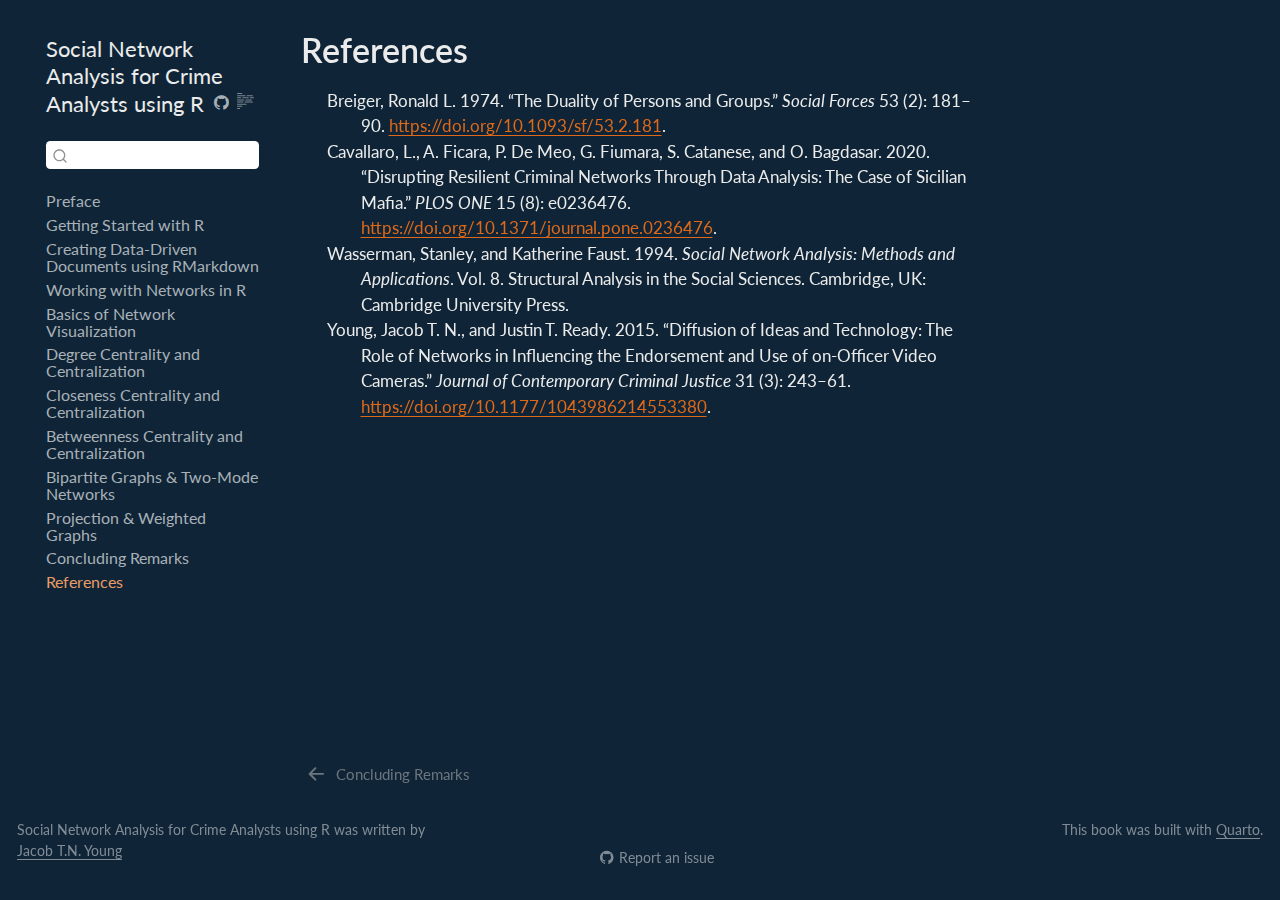
<file: docs/references.html>
<!DOCTYPE html>
<html xmlns="http://www.w3.org/1999/xhtml" lang="en" xml:lang="en"><head>

<meta charset="utf-8">
<meta name="generator" content="quarto-1.6.42">

<meta name="viewport" content="width=device-width, initial-scale=1.0, user-scalable=yes">

<meta name="author" content="Jacob T.N. Young">

<title>References – Social Network Analysis for Crime Analysts using R</title>
<style>
code{white-space: pre-wrap;}
span.smallcaps{font-variant: small-caps;}
div.columns{display: flex; gap: min(4vw, 1.5em);}
div.column{flex: auto; overflow-x: auto;}
div.hanging-indent{margin-left: 1.5em; text-indent: -1.5em;}
ul.task-list{list-style: none;}
ul.task-list li input[type="checkbox"] {
  width: 0.8em;
  margin: 0 0.8em 0.2em -1em; /* quarto-specific, see https://github.com/quarto-dev/quarto-cli/issues/4556 */ 
  vertical-align: middle;
}
/* CSS for citations */
div.csl-bib-body { }
div.csl-entry {
  clear: both;
}
.hanging-indent div.csl-entry {
  margin-left:2em;
  text-indent:-2em;
}
div.csl-left-margin {
  min-width:2em;
  float:left;
}
div.csl-right-inline {
  margin-left:2em;
  padding-left:1em;
}
div.csl-indent {
  margin-left: 2em;
}</style>


<script src="site_libs/quarto-nav/quarto-nav.js"></script>
<script src="site_libs/quarto-nav/headroom.min.js"></script>
<script src="site_libs/clipboard/clipboard.min.js"></script>
<script src="site_libs/quarto-search/autocomplete.umd.js"></script>
<script src="site_libs/quarto-search/fuse.min.js"></script>
<script src="site_libs/quarto-search/quarto-search.js"></script>
<meta name="quarto:offset" content="./">
<link href="./snaca-r-conclusion.html" rel="prev">
<script src="site_libs/quarto-html/quarto.js"></script>
<script src="site_libs/quarto-html/popper.min.js"></script>
<script src="site_libs/quarto-html/tippy.umd.min.js"></script>
<script src="site_libs/quarto-html/anchor.min.js"></script>
<link href="site_libs/quarto-html/tippy.css" rel="stylesheet">
<link href="site_libs/quarto-html/quarto-syntax-highlighting-dark-b53751a350365c71b6c909e95f209ed1.css" rel="stylesheet" id="quarto-text-highlighting-styles">
<script src="site_libs/bootstrap/bootstrap.min.js"></script>
<link href="site_libs/bootstrap/bootstrap-icons.css" rel="stylesheet">
<link href="site_libs/bootstrap/bootstrap-e1132380c9e666ea8bafbb74da8850ab.min.css" rel="stylesheet" append-hash="true" id="quarto-bootstrap" data-mode="dark">
<script id="quarto-search-options" type="application/json">{
  "location": "sidebar",
  "copy-button": false,
  "collapse-after": 3,
  "panel-placement": "start",
  "type": "textbox",
  "limit": 50,
  "keyboard-shortcut": [
    "f",
    "/",
    "s"
  ],
  "show-item-context": false,
  "language": {
    "search-no-results-text": "No results",
    "search-matching-documents-text": "matching documents",
    "search-copy-link-title": "Copy link to search",
    "search-hide-matches-text": "Hide additional matches",
    "search-more-match-text": "more match in this document",
    "search-more-matches-text": "more matches in this document",
    "search-clear-button-title": "Clear",
    "search-text-placeholder": "",
    "search-detached-cancel-button-title": "Cancel",
    "search-submit-button-title": "Submit",
    "search-label": "Search"
  }
}</script>


</head>

<body class="nav-sidebar floating">

<div id="quarto-search-results"></div>
  <header id="quarto-header" class="headroom fixed-top">
  <nav class="quarto-secondary-nav">
    <div class="container-fluid d-flex">
      <button type="button" class="quarto-btn-toggle btn" data-bs-toggle="collapse" role="button" data-bs-target=".quarto-sidebar-collapse-item" aria-controls="quarto-sidebar" aria-expanded="false" aria-label="Toggle sidebar navigation" onclick="if (window.quartoToggleHeadroom) { window.quartoToggleHeadroom(); }">
        <i class="bi bi-layout-text-sidebar-reverse"></i>
      </button>
        <nav class="quarto-page-breadcrumbs" aria-label="breadcrumb"><ol class="breadcrumb"><li class="breadcrumb-item"><a href="./references.html">References</a></li></ol></nav>
        <a class="flex-grow-1" role="navigation" data-bs-toggle="collapse" data-bs-target=".quarto-sidebar-collapse-item" aria-controls="quarto-sidebar" aria-expanded="false" aria-label="Toggle sidebar navigation" onclick="if (window.quartoToggleHeadroom) { window.quartoToggleHeadroom(); }">      
        </a>
      <button type="button" class="btn quarto-search-button" aria-label="Search" onclick="window.quartoOpenSearch();">
        <i class="bi bi-search"></i>
      </button>
    </div>
  </nav>
</header>
<!-- content -->
<div id="quarto-content" class="quarto-container page-columns page-rows-contents page-layout-article">
<!-- sidebar -->
  <nav id="quarto-sidebar" class="sidebar collapse collapse-horizontal quarto-sidebar-collapse-item sidebar-navigation floating overflow-auto">
    <div class="pt-lg-2 mt-2 text-left sidebar-header">
    <div class="sidebar-title mb-0 py-0">
      <a href="./">Social Network Analysis for Crime Analysts using R</a> 
        <div class="sidebar-tools-main">
    <a href="https://github.com/jacobtnyoung/snaca-r" title="Source Code" class="quarto-navigation-tool px-1" aria-label="Source Code"><i class="bi bi-github"></i></a>
  <a href="" class="quarto-reader-toggle quarto-navigation-tool px-1" onclick="window.quartoToggleReader(); return false;" title="Toggle reader mode">
  <div class="quarto-reader-toggle-btn">
  <i class="bi"></i>
  </div>
</a>
</div>
    </div>
      </div>
        <div class="mt-2 flex-shrink-0 align-items-center">
        <div class="sidebar-search">
        <div id="quarto-search" class="" title="Search"></div>
        </div>
        </div>
    <div class="sidebar-menu-container"> 
    <ul class="list-unstyled mt-1">
        <li class="sidebar-item">
  <div class="sidebar-item-container"> 
  <a href="./index.html" class="sidebar-item-text sidebar-link">
 <span class="menu-text">Preface</span></a>
  </div>
</li>
        <li class="sidebar-item">
  <div class="sidebar-item-container"> 
  <a href="./snaca-r-intro-to-r.html" class="sidebar-item-text sidebar-link">
 <span class="menu-text">Getting Started with R</span></a>
  </div>
</li>
        <li class="sidebar-item">
  <div class="sidebar-item-container"> 
  <a href="./snaca-r-rmarkdown.html" class="sidebar-item-text sidebar-link">
 <span class="menu-text">Creating Data-Driven Documents using RMarkdown</span></a>
  </div>
</li>
        <li class="sidebar-item">
  <div class="sidebar-item-container"> 
  <a href="./snaca-r-network-data.html" class="sidebar-item-text sidebar-link">
 <span class="menu-text">Working with Networks in R</span></a>
  </div>
</li>
        <li class="sidebar-item">
  <div class="sidebar-item-container"> 
  <a href="./snaca-r-visualization.html" class="sidebar-item-text sidebar-link">
 <span class="menu-text">Basics of Network Visualization</span></a>
  </div>
</li>
        <li class="sidebar-item">
  <div class="sidebar-item-container"> 
  <a href="./snaca-r-degree-centrality.html" class="sidebar-item-text sidebar-link">
 <span class="menu-text">Degree Centrality and Centralization</span></a>
  </div>
</li>
        <li class="sidebar-item">
  <div class="sidebar-item-container"> 
  <a href="./snaca-r-closeness-centrality.html" class="sidebar-item-text sidebar-link">
 <span class="menu-text">Closeness Centrality and Centralization</span></a>
  </div>
</li>
        <li class="sidebar-item">
  <div class="sidebar-item-container"> 
  <a href="./snaca-r-betweenness-centrality.html" class="sidebar-item-text sidebar-link">
 <span class="menu-text">Betweenness Centrality and Centralization</span></a>
  </div>
</li>
        <li class="sidebar-item">
  <div class="sidebar-item-container"> 
  <a href="./snaca-r-bipartite.html" class="sidebar-item-text sidebar-link">
 <span class="menu-text">Bipartite Graphs &amp; Two-Mode Networks</span></a>
  </div>
</li>
        <li class="sidebar-item">
  <div class="sidebar-item-container"> 
  <a href="./snaca-r-projection.html" class="sidebar-item-text sidebar-link">
 <span class="menu-text">Projection &amp; Weighted Graphs</span></a>
  </div>
</li>
        <li class="sidebar-item">
  <div class="sidebar-item-container"> 
  <a href="./snaca-r-conclusion.html" class="sidebar-item-text sidebar-link">
 <span class="menu-text">Concluding Remarks</span></a>
  </div>
</li>
        <li class="sidebar-item">
  <div class="sidebar-item-container"> 
  <a href="./references.html" class="sidebar-item-text sidebar-link active">
 <span class="menu-text">References</span></a>
  </div>
</li>
    </ul>
    </div>
</nav>
<div id="quarto-sidebar-glass" class="quarto-sidebar-collapse-item" data-bs-toggle="collapse" data-bs-target=".quarto-sidebar-collapse-item"></div>
<!-- margin-sidebar -->
    <div id="quarto-margin-sidebar" class="sidebar margin-sidebar zindex-bottom">
        
    </div>
<!-- main -->
<main class="content" id="quarto-document-content">

<header id="title-block-header" class="quarto-title-block default">
<div class="quarto-title">
<h1 class="title">References</h1>
</div>



<div class="quarto-title-meta">

    
  
    
  </div>
  


</header>


<div id="refs" class="references csl-bib-body hanging-indent" data-entry-spacing="0" role="list">
<div id="ref-breiger1974duality" class="csl-entry" role="listitem">
Breiger, Ronald L. 1974. <span>“The Duality of Persons and
Groups.”</span> <em>Social Forces</em> 53 (2): 181–90. <a href="https://doi.org/10.1093/sf/53.2.181">https://doi.org/10.1093/sf/53.2.181</a>.
</div>
<div id="ref-cavallaro2020sicilian" class="csl-entry" role="listitem">
Cavallaro, L., A. Ficara, P. De Meo, G. Fiumara, S. Catanese, and O.
Bagdasar. 2020. <span>“Disrupting Resilient Criminal Networks Through
Data Analysis: The Case of Sicilian Mafia.”</span> <em>PLOS ONE</em> 15
(8): e0236476. <a href="https://doi.org/10.1371/journal.pone.0236476">https://doi.org/10.1371/journal.pone.0236476</a>.
</div>
<div id="ref-wasserman1994social" class="csl-entry" role="listitem">
Wasserman, Stanley, and Katherine Faust. 1994. <em>Social Network
Analysis: Methods and Applications</em>. Vol. 8. Structural Analysis in
the Social Sciences. Cambridge, UK: Cambridge University Press.
</div>
<div id="ref-young2015" class="csl-entry" role="listitem">
Young, Jacob T. N., and Justin T. Ready. 2015. <span>“Diffusion of Ideas
and Technology: The Role of Networks in Influencing the Endorsement and
Use of on-Officer Video Cameras.”</span> <em>Journal of Contemporary
Criminal Justice</em> 31 (3): 243–61. <a href="https://doi.org/10.1177/1043986214553380">https://doi.org/10.1177/1043986214553380</a>.
</div>
</div>



</main> <!-- /main -->
<script id="quarto-html-after-body" type="application/javascript">
window.document.addEventListener("DOMContentLoaded", function (event) {
  const toggleBodyColorMode = (bsSheetEl) => {
    const mode = bsSheetEl.getAttribute("data-mode");
    const bodyEl = window.document.querySelector("body");
    if (mode === "dark") {
      bodyEl.classList.add("quarto-dark");
      bodyEl.classList.remove("quarto-light");
    } else {
      bodyEl.classList.add("quarto-light");
      bodyEl.classList.remove("quarto-dark");
    }
  }
  const toggleBodyColorPrimary = () => {
    const bsSheetEl = window.document.querySelector("link#quarto-bootstrap");
    if (bsSheetEl) {
      toggleBodyColorMode(bsSheetEl);
    }
  }
  toggleBodyColorPrimary();  
  const icon = "";
  const anchorJS = new window.AnchorJS();
  anchorJS.options = {
    placement: 'right',
    icon: icon
  };
  anchorJS.add('.anchored');
  const isCodeAnnotation = (el) => {
    for (const clz of el.classList) {
      if (clz.startsWith('code-annotation-')) {                     
        return true;
      }
    }
    return false;
  }
  const onCopySuccess = function(e) {
    // button target
    const button = e.trigger;
    // don't keep focus
    button.blur();
    // flash "checked"
    button.classList.add('code-copy-button-checked');
    var currentTitle = button.getAttribute("title");
    button.setAttribute("title", "Copied!");
    let tooltip;
    if (window.bootstrap) {
      button.setAttribute("data-bs-toggle", "tooltip");
      button.setAttribute("data-bs-placement", "left");
      button.setAttribute("data-bs-title", "Copied!");
      tooltip = new bootstrap.Tooltip(button, 
        { trigger: "manual", 
          customClass: "code-copy-button-tooltip",
          offset: [0, -8]});
      tooltip.show();    
    }
    setTimeout(function() {
      if (tooltip) {
        tooltip.hide();
        button.removeAttribute("data-bs-title");
        button.removeAttribute("data-bs-toggle");
        button.removeAttribute("data-bs-placement");
      }
      button.setAttribute("title", currentTitle);
      button.classList.remove('code-copy-button-checked');
    }, 1000);
    // clear code selection
    e.clearSelection();
  }
  const getTextToCopy = function(trigger) {
      const codeEl = trigger.previousElementSibling.cloneNode(true);
      for (const childEl of codeEl.children) {
        if (isCodeAnnotation(childEl)) {
          childEl.remove();
        }
      }
      return codeEl.innerText;
  }
  const clipboard = new window.ClipboardJS('.code-copy-button:not([data-in-quarto-modal])', {
    text: getTextToCopy
  });
  clipboard.on('success', onCopySuccess);
  if (window.document.getElementById('quarto-embedded-source-code-modal')) {
    const clipboardModal = new window.ClipboardJS('.code-copy-button[data-in-quarto-modal]', {
      text: getTextToCopy,
      container: window.document.getElementById('quarto-embedded-source-code-modal')
    });
    clipboardModal.on('success', onCopySuccess);
  }
    var localhostRegex = new RegExp(/^(?:http|https):\/\/localhost\:?[0-9]*\//);
    var mailtoRegex = new RegExp(/^mailto:/);
      var filterRegex = new RegExp("https:\/\/jacobtnyoung\.github\.io\/snaca-r\/");
    var isInternal = (href) => {
        return filterRegex.test(href) || localhostRegex.test(href) || mailtoRegex.test(href);
    }
    // Inspect non-navigation links and adorn them if external
 	var links = window.document.querySelectorAll('a[href]:not(.nav-link):not(.navbar-brand):not(.toc-action):not(.sidebar-link):not(.sidebar-item-toggle):not(.pagination-link):not(.no-external):not([aria-hidden]):not(.dropdown-item):not(.quarto-navigation-tool):not(.about-link)');
    for (var i=0; i<links.length; i++) {
      const link = links[i];
      if (!isInternal(link.href)) {
        // undo the damage that might have been done by quarto-nav.js in the case of
        // links that we want to consider external
        if (link.dataset.originalHref !== undefined) {
          link.href = link.dataset.originalHref;
        }
      }
    }
  function tippyHover(el, contentFn, onTriggerFn, onUntriggerFn) {
    const config = {
      allowHTML: true,
      maxWidth: 500,
      delay: 100,
      arrow: false,
      appendTo: function(el) {
          return el.parentElement;
      },
      interactive: true,
      interactiveBorder: 10,
      theme: 'quarto',
      placement: 'bottom-start',
    };
    if (contentFn) {
      config.content = contentFn;
    }
    if (onTriggerFn) {
      config.onTrigger = onTriggerFn;
    }
    if (onUntriggerFn) {
      config.onUntrigger = onUntriggerFn;
    }
    window.tippy(el, config); 
  }
  const noterefs = window.document.querySelectorAll('a[role="doc-noteref"]');
  for (var i=0; i<noterefs.length; i++) {
    const ref = noterefs[i];
    tippyHover(ref, function() {
      // use id or data attribute instead here
      let href = ref.getAttribute('data-footnote-href') || ref.getAttribute('href');
      try { href = new URL(href).hash; } catch {}
      const id = href.replace(/^#\/?/, "");
      const note = window.document.getElementById(id);
      if (note) {
        return note.innerHTML;
      } else {
        return "";
      }
    });
  }
  const xrefs = window.document.querySelectorAll('a.quarto-xref');
  const processXRef = (id, note) => {
    // Strip column container classes
    const stripColumnClz = (el) => {
      el.classList.remove("page-full", "page-columns");
      if (el.children) {
        for (const child of el.children) {
          stripColumnClz(child);
        }
      }
    }
    stripColumnClz(note)
    if (id === null || id.startsWith('sec-')) {
      // Special case sections, only their first couple elements
      const container = document.createElement("div");
      if (note.children && note.children.length > 2) {
        container.appendChild(note.children[0].cloneNode(true));
        for (let i = 1; i < note.children.length; i++) {
          const child = note.children[i];
          if (child.tagName === "P" && child.innerText === "") {
            continue;
          } else {
            container.appendChild(child.cloneNode(true));
            break;
          }
        }
        if (window.Quarto?.typesetMath) {
          window.Quarto.typesetMath(container);
        }
        return container.innerHTML
      } else {
        if (window.Quarto?.typesetMath) {
          window.Quarto.typesetMath(note);
        }
        return note.innerHTML;
      }
    } else {
      // Remove any anchor links if they are present
      const anchorLink = note.querySelector('a.anchorjs-link');
      if (anchorLink) {
        anchorLink.remove();
      }
      if (window.Quarto?.typesetMath) {
        window.Quarto.typesetMath(note);
      }
      if (note.classList.contains("callout")) {
        return note.outerHTML;
      } else {
        return note.innerHTML;
      }
    }
  }
  for (var i=0; i<xrefs.length; i++) {
    const xref = xrefs[i];
    tippyHover(xref, undefined, function(instance) {
      instance.disable();
      let url = xref.getAttribute('href');
      let hash = undefined; 
      if (url.startsWith('#')) {
        hash = url;
      } else {
        try { hash = new URL(url).hash; } catch {}
      }
      if (hash) {
        const id = hash.replace(/^#\/?/, "");
        const note = window.document.getElementById(id);
        if (note !== null) {
          try {
            const html = processXRef(id, note.cloneNode(true));
            instance.setContent(html);
          } finally {
            instance.enable();
            instance.show();
          }
        } else {
          // See if we can fetch this
          fetch(url.split('#')[0])
          .then(res => res.text())
          .then(html => {
            const parser = new DOMParser();
            const htmlDoc = parser.parseFromString(html, "text/html");
            const note = htmlDoc.getElementById(id);
            if (note !== null) {
              const html = processXRef(id, note);
              instance.setContent(html);
            } 
          }).finally(() => {
            instance.enable();
            instance.show();
          });
        }
      } else {
        // See if we can fetch a full url (with no hash to target)
        // This is a special case and we should probably do some content thinning / targeting
        fetch(url)
        .then(res => res.text())
        .then(html => {
          const parser = new DOMParser();
          const htmlDoc = parser.parseFromString(html, "text/html");
          const note = htmlDoc.querySelector('main.content');
          if (note !== null) {
            // This should only happen for chapter cross references
            // (since there is no id in the URL)
            // remove the first header
            if (note.children.length > 0 && note.children[0].tagName === "HEADER") {
              note.children[0].remove();
            }
            const html = processXRef(null, note);
            instance.setContent(html);
          } 
        }).finally(() => {
          instance.enable();
          instance.show();
        });
      }
    }, function(instance) {
    });
  }
      let selectedAnnoteEl;
      const selectorForAnnotation = ( cell, annotation) => {
        let cellAttr = 'data-code-cell="' + cell + '"';
        let lineAttr = 'data-code-annotation="' +  annotation + '"';
        const selector = 'span[' + cellAttr + '][' + lineAttr + ']';
        return selector;
      }
      const selectCodeLines = (annoteEl) => {
        const doc = window.document;
        const targetCell = annoteEl.getAttribute("data-target-cell");
        const targetAnnotation = annoteEl.getAttribute("data-target-annotation");
        const annoteSpan = window.document.querySelector(selectorForAnnotation(targetCell, targetAnnotation));
        const lines = annoteSpan.getAttribute("data-code-lines").split(",");
        const lineIds = lines.map((line) => {
          return targetCell + "-" + line;
        })
        let top = null;
        let height = null;
        let parent = null;
        if (lineIds.length > 0) {
            //compute the position of the single el (top and bottom and make a div)
            const el = window.document.getElementById(lineIds[0]);
            top = el.offsetTop;
            height = el.offsetHeight;
            parent = el.parentElement.parentElement;
          if (lineIds.length > 1) {
            const lastEl = window.document.getElementById(lineIds[lineIds.length - 1]);
            const bottom = lastEl.offsetTop + lastEl.offsetHeight;
            height = bottom - top;
          }
          if (top !== null && height !== null && parent !== null) {
            // cook up a div (if necessary) and position it 
            let div = window.document.getElementById("code-annotation-line-highlight");
            if (div === null) {
              div = window.document.createElement("div");
              div.setAttribute("id", "code-annotation-line-highlight");
              div.style.position = 'absolute';
              parent.appendChild(div);
            }
            div.style.top = top - 2 + "px";
            div.style.height = height + 4 + "px";
            div.style.left = 0;
            let gutterDiv = window.document.getElementById("code-annotation-line-highlight-gutter");
            if (gutterDiv === null) {
              gutterDiv = window.document.createElement("div");
              gutterDiv.setAttribute("id", "code-annotation-line-highlight-gutter");
              gutterDiv.style.position = 'absolute';
              const codeCell = window.document.getElementById(targetCell);
              const gutter = codeCell.querySelector('.code-annotation-gutter');
              gutter.appendChild(gutterDiv);
            }
            gutterDiv.style.top = top - 2 + "px";
            gutterDiv.style.height = height + 4 + "px";
          }
          selectedAnnoteEl = annoteEl;
        }
      };
      const unselectCodeLines = () => {
        const elementsIds = ["code-annotation-line-highlight", "code-annotation-line-highlight-gutter"];
        elementsIds.forEach((elId) => {
          const div = window.document.getElementById(elId);
          if (div) {
            div.remove();
          }
        });
        selectedAnnoteEl = undefined;
      };
        // Handle positioning of the toggle
    window.addEventListener(
      "resize",
      throttle(() => {
        elRect = undefined;
        if (selectedAnnoteEl) {
          selectCodeLines(selectedAnnoteEl);
        }
      }, 10)
    );
    function throttle(fn, ms) {
    let throttle = false;
    let timer;
      return (...args) => {
        if(!throttle) { // first call gets through
            fn.apply(this, args);
            throttle = true;
        } else { // all the others get throttled
            if(timer) clearTimeout(timer); // cancel #2
            timer = setTimeout(() => {
              fn.apply(this, args);
              timer = throttle = false;
            }, ms);
        }
      };
    }
      // Attach click handler to the DT
      const annoteDls = window.document.querySelectorAll('dt[data-target-cell]');
      for (const annoteDlNode of annoteDls) {
        annoteDlNode.addEventListener('click', (event) => {
          const clickedEl = event.target;
          if (clickedEl !== selectedAnnoteEl) {
            unselectCodeLines();
            const activeEl = window.document.querySelector('dt[data-target-cell].code-annotation-active');
            if (activeEl) {
              activeEl.classList.remove('code-annotation-active');
            }
            selectCodeLines(clickedEl);
            clickedEl.classList.add('code-annotation-active');
          } else {
            // Unselect the line
            unselectCodeLines();
            clickedEl.classList.remove('code-annotation-active');
          }
        });
      }
  const findCites = (el) => {
    const parentEl = el.parentElement;
    if (parentEl) {
      const cites = parentEl.dataset.cites;
      if (cites) {
        return {
          el,
          cites: cites.split(' ')
        };
      } else {
        return findCites(el.parentElement)
      }
    } else {
      return undefined;
    }
  };
  var bibliorefs = window.document.querySelectorAll('a[role="doc-biblioref"]');
  for (var i=0; i<bibliorefs.length; i++) {
    const ref = bibliorefs[i];
    const citeInfo = findCites(ref);
    if (citeInfo) {
      tippyHover(citeInfo.el, function() {
        var popup = window.document.createElement('div');
        citeInfo.cites.forEach(function(cite) {
          var citeDiv = window.document.createElement('div');
          citeDiv.classList.add('hanging-indent');
          citeDiv.classList.add('csl-entry');
          var biblioDiv = window.document.getElementById('ref-' + cite);
          if (biblioDiv) {
            citeDiv.innerHTML = biblioDiv.innerHTML;
          }
          popup.appendChild(citeDiv);
        });
        return popup.innerHTML;
      });
    }
  }
});
</script>
<nav class="page-navigation">
  <div class="nav-page nav-page-previous">
      <a href="./snaca-r-conclusion.html" class="pagination-link" aria-label="Concluding Remarks">
        <i class="bi bi-arrow-left-short"></i> <span class="nav-page-text">Concluding Remarks</span>
      </a>          
  </div>
  <div class="nav-page nav-page-next">
  </div>
</nav>
</div> <!-- /content -->
<footer class="footer">
  <div class="nav-footer">
    <div class="nav-footer-left">
<p>Social Network Analysis for Crime Analysts using R was written by <a href="https://jacobtnyoung.github.io/">Jacob T.N. Young</a></p>
</div>   
    <div class="nav-footer-center">
      &nbsp;
    <div class="toc-actions"><ul><li><a href="https://github.com/jacobtnyoung/snaca-r/issues/new" class="toc-action"><i class="bi bi-github"></i>Report an issue</a></li></ul></div></div>
    <div class="nav-footer-right">
<p>This book was built with <a href="https://quarto.org/">Quarto</a>.</p>
</div>
  </div>
</footer>




</body></html>
</file>
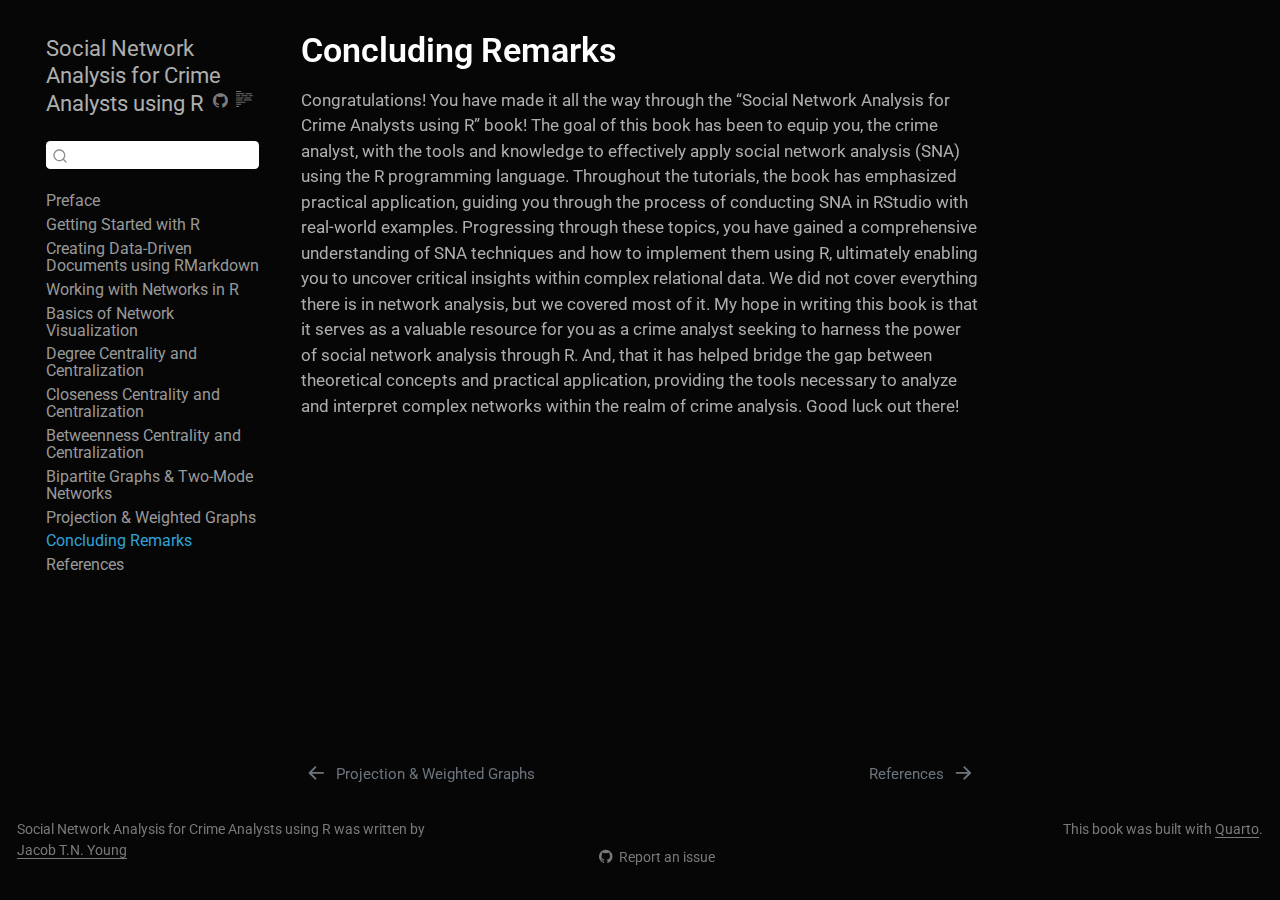
<file: docs/snaca-r-conclusion.html>
<!DOCTYPE html>
<html xmlns="http://www.w3.org/1999/xhtml" lang="en" xml:lang="en"><head>

<meta charset="utf-8">
<meta name="generator" content="quarto-1.6.42">

<meta name="viewport" content="width=device-width, initial-scale=1.0, user-scalable=yes">

<meta name="author" content="Jacob T.N. Young">

<title>Concluding Remarks – Social Network Analysis for Crime Analysts using R</title>
<style>
code{white-space: pre-wrap;}
span.smallcaps{font-variant: small-caps;}
div.columns{display: flex; gap: min(4vw, 1.5em);}
div.column{flex: auto; overflow-x: auto;}
div.hanging-indent{margin-left: 1.5em; text-indent: -1.5em;}
ul.task-list{list-style: none;}
ul.task-list li input[type="checkbox"] {
  width: 0.8em;
  margin: 0 0.8em 0.2em -1em; /* quarto-specific, see https://github.com/quarto-dev/quarto-cli/issues/4556 */ 
  vertical-align: middle;
}
</style>


<script src="site_libs/quarto-nav/quarto-nav.js"></script>
<script src="site_libs/quarto-nav/headroom.min.js"></script>
<script src="site_libs/clipboard/clipboard.min.js"></script>
<script src="site_libs/quarto-search/autocomplete.umd.js"></script>
<script src="site_libs/quarto-search/fuse.min.js"></script>
<script src="site_libs/quarto-search/quarto-search.js"></script>
<meta name="quarto:offset" content="./">
<link href="./references.html" rel="next">
<link href="./snaca-r-projection.html" rel="prev">
<script src="site_libs/quarto-html/quarto.js"></script>
<script src="site_libs/quarto-html/popper.min.js"></script>
<script src="site_libs/quarto-html/tippy.umd.min.js"></script>
<script src="site_libs/quarto-html/anchor.min.js"></script>
<link href="site_libs/quarto-html/tippy.css" rel="stylesheet">
<link href="site_libs/quarto-html/quarto-syntax-highlighting-dark-b53751a350365c71b6c909e95f209ed1.css" rel="stylesheet" id="quarto-text-highlighting-styles">
<script src="site_libs/bootstrap/bootstrap.min.js"></script>
<link href="site_libs/bootstrap/bootstrap-icons.css" rel="stylesheet">
<link href="site_libs/bootstrap/bootstrap-2f1eedcdc4a26de47f540ccff617b983.min.css" rel="stylesheet" append-hash="true" id="quarto-bootstrap" data-mode="dark">
<script id="quarto-search-options" type="application/json">{
  "location": "sidebar",
  "copy-button": false,
  "collapse-after": 3,
  "panel-placement": "start",
  "type": "textbox",
  "limit": 50,
  "keyboard-shortcut": [
    "f",
    "/",
    "s"
  ],
  "show-item-context": false,
  "language": {
    "search-no-results-text": "No results",
    "search-matching-documents-text": "matching documents",
    "search-copy-link-title": "Copy link to search",
    "search-hide-matches-text": "Hide additional matches",
    "search-more-match-text": "more match in this document",
    "search-more-matches-text": "more matches in this document",
    "search-clear-button-title": "Clear",
    "search-text-placeholder": "",
    "search-detached-cancel-button-title": "Cancel",
    "search-submit-button-title": "Submit",
    "search-label": "Search"
  }
}</script>


</head>

<body class="nav-sidebar floating">

<div id="quarto-search-results"></div>
  <header id="quarto-header" class="headroom fixed-top">
  <nav class="quarto-secondary-nav">
    <div class="container-fluid d-flex">
      <button type="button" class="quarto-btn-toggle btn" data-bs-toggle="collapse" role="button" data-bs-target=".quarto-sidebar-collapse-item" aria-controls="quarto-sidebar" aria-expanded="false" aria-label="Toggle sidebar navigation" onclick="if (window.quartoToggleHeadroom) { window.quartoToggleHeadroom(); }">
        <i class="bi bi-layout-text-sidebar-reverse"></i>
      </button>
        <nav class="quarto-page-breadcrumbs" aria-label="breadcrumb"><ol class="breadcrumb"><li class="breadcrumb-item"><a href="./snaca-r-conclusion.html">Concluding Remarks</a></li></ol></nav>
        <a class="flex-grow-1" role="navigation" data-bs-toggle="collapse" data-bs-target=".quarto-sidebar-collapse-item" aria-controls="quarto-sidebar" aria-expanded="false" aria-label="Toggle sidebar navigation" onclick="if (window.quartoToggleHeadroom) { window.quartoToggleHeadroom(); }">      
        </a>
      <button type="button" class="btn quarto-search-button" aria-label="Search" onclick="window.quartoOpenSearch();">
        <i class="bi bi-search"></i>
      </button>
    </div>
  </nav>
</header>
<!-- content -->
<div id="quarto-content" class="quarto-container page-columns page-rows-contents page-layout-article">
<!-- sidebar -->
  <nav id="quarto-sidebar" class="sidebar collapse collapse-horizontal quarto-sidebar-collapse-item sidebar-navigation floating overflow-auto">
    <div class="pt-lg-2 mt-2 text-left sidebar-header">
    <div class="sidebar-title mb-0 py-0">
      <a href="./">Social Network Analysis for Crime Analysts using R</a> 
        <div class="sidebar-tools-main">
    <a href="https://github.com/jacobtnyoung/snaca-r" title="Source Code" class="quarto-navigation-tool px-1" aria-label="Source Code"><i class="bi bi-github"></i></a>
  <a href="" class="quarto-reader-toggle quarto-navigation-tool px-1" onclick="window.quartoToggleReader(); return false;" title="Toggle reader mode">
  <div class="quarto-reader-toggle-btn">
  <i class="bi"></i>
  </div>
</a>
</div>
    </div>
      </div>
        <div class="mt-2 flex-shrink-0 align-items-center">
        <div class="sidebar-search">
        <div id="quarto-search" class="" title="Search"></div>
        </div>
        </div>
    <div class="sidebar-menu-container"> 
    <ul class="list-unstyled mt-1">
        <li class="sidebar-item">
  <div class="sidebar-item-container"> 
  <a href="./index.html" class="sidebar-item-text sidebar-link">
 <span class="menu-text">Preface</span></a>
  </div>
</li>
        <li class="sidebar-item">
  <div class="sidebar-item-container"> 
  <a href="./snaca-r-intro-to-r.html" class="sidebar-item-text sidebar-link">
 <span class="menu-text">Getting Started with R</span></a>
  </div>
</li>
        <li class="sidebar-item">
  <div class="sidebar-item-container"> 
  <a href="./snaca-r-rmarkdown.html" class="sidebar-item-text sidebar-link">
 <span class="menu-text">Creating Data-Driven Documents using RMarkdown</span></a>
  </div>
</li>
        <li class="sidebar-item">
  <div class="sidebar-item-container"> 
  <a href="./snaca-r-network-data.html" class="sidebar-item-text sidebar-link">
 <span class="menu-text">Working with Networks in R</span></a>
  </div>
</li>
        <li class="sidebar-item">
  <div class="sidebar-item-container"> 
  <a href="./snaca-r-visualization.html" class="sidebar-item-text sidebar-link">
 <span class="menu-text">Basics of Network Visualization</span></a>
  </div>
</li>
        <li class="sidebar-item">
  <div class="sidebar-item-container"> 
  <a href="./snaca-r-degree-centrality.html" class="sidebar-item-text sidebar-link">
 <span class="menu-text">Degree Centrality and Centralization</span></a>
  </div>
</li>
        <li class="sidebar-item">
  <div class="sidebar-item-container"> 
  <a href="./snaca-r-closeness-centrality.html" class="sidebar-item-text sidebar-link">
 <span class="menu-text">Closeness Centrality and Centralization</span></a>
  </div>
</li>
        <li class="sidebar-item">
  <div class="sidebar-item-container"> 
  <a href="./snaca-r-betweenness-centrality.html" class="sidebar-item-text sidebar-link">
 <span class="menu-text">Betweenness Centrality and Centralization</span></a>
  </div>
</li>
        <li class="sidebar-item">
  <div class="sidebar-item-container"> 
  <a href="./snaca-r-bipartite.html" class="sidebar-item-text sidebar-link">
 <span class="menu-text">Bipartite Graphs &amp; Two-Mode Networks</span></a>
  </div>
</li>
        <li class="sidebar-item">
  <div class="sidebar-item-container"> 
  <a href="./snaca-r-projection.html" class="sidebar-item-text sidebar-link">
 <span class="menu-text">Projection &amp; Weighted Graphs</span></a>
  </div>
</li>
        <li class="sidebar-item">
  <div class="sidebar-item-container"> 
  <a href="./snaca-r-conclusion.html" class="sidebar-item-text sidebar-link active">
 <span class="menu-text">Concluding Remarks</span></a>
  </div>
</li>
        <li class="sidebar-item">
  <div class="sidebar-item-container"> 
  <a href="./references.html" class="sidebar-item-text sidebar-link">
 <span class="menu-text">References</span></a>
  </div>
</li>
    </ul>
    </div>
</nav>
<div id="quarto-sidebar-glass" class="quarto-sidebar-collapse-item" data-bs-toggle="collapse" data-bs-target=".quarto-sidebar-collapse-item"></div>
<!-- margin-sidebar -->
    <div id="quarto-margin-sidebar" class="sidebar margin-sidebar zindex-bottom">
        
    </div>
<!-- main -->
<main class="content" id="quarto-document-content">

<header id="title-block-header" class="quarto-title-block default">
<div class="quarto-title">
<h1 class="title">Concluding Remarks</h1>
</div>



<div class="quarto-title-meta">

    
  
    
  </div>
  


</header>


<p>Congratulations! You have made it all the way through the “Social Network Analysis for Crime Analysts using R” book! The goal of this book has been to equip you, the crime analyst, with the tools and knowledge to effectively apply social network analysis (SNA) using the R programming language. Throughout the tutorials, the book has emphasized practical application, guiding you through the process of conducting SNA in RStudio with real-world examples. Progressing through these topics, you have gained a comprehensive understanding of SNA techniques and how to implement them using R, ultimately enabling you to uncover critical insights within complex relational data. We did not cover everything there is in network analysis, but we covered most of it. My hope in writing this book is that it serves as a valuable resource for you as a crime analyst seeking to harness the power of social network analysis through R. And, that it has helped bridge the gap between theoretical concepts and practical application, providing the tools necessary to analyze and interpret complex networks within the realm of crime analysis. Good luck out there!</p>



</main> <!-- /main -->
<script id="quarto-html-after-body" type="application/javascript">
window.document.addEventListener("DOMContentLoaded", function (event) {
  const toggleBodyColorMode = (bsSheetEl) => {
    const mode = bsSheetEl.getAttribute("data-mode");
    const bodyEl = window.document.querySelector("body");
    if (mode === "dark") {
      bodyEl.classList.add("quarto-dark");
      bodyEl.classList.remove("quarto-light");
    } else {
      bodyEl.classList.add("quarto-light");
      bodyEl.classList.remove("quarto-dark");
    }
  }
  const toggleBodyColorPrimary = () => {
    const bsSheetEl = window.document.querySelector("link#quarto-bootstrap");
    if (bsSheetEl) {
      toggleBodyColorMode(bsSheetEl);
    }
  }
  toggleBodyColorPrimary();  
  const icon = "";
  const anchorJS = new window.AnchorJS();
  anchorJS.options = {
    placement: 'right',
    icon: icon
  };
  anchorJS.add('.anchored');
  const isCodeAnnotation = (el) => {
    for (const clz of el.classList) {
      if (clz.startsWith('code-annotation-')) {                     
        return true;
      }
    }
    return false;
  }
  const onCopySuccess = function(e) {
    // button target
    const button = e.trigger;
    // don't keep focus
    button.blur();
    // flash "checked"
    button.classList.add('code-copy-button-checked');
    var currentTitle = button.getAttribute("title");
    button.setAttribute("title", "Copied!");
    let tooltip;
    if (window.bootstrap) {
      button.setAttribute("data-bs-toggle", "tooltip");
      button.setAttribute("data-bs-placement", "left");
      button.setAttribute("data-bs-title", "Copied!");
      tooltip = new bootstrap.Tooltip(button, 
        { trigger: "manual", 
          customClass: "code-copy-button-tooltip",
          offset: [0, -8]});
      tooltip.show();    
    }
    setTimeout(function() {
      if (tooltip) {
        tooltip.hide();
        button.removeAttribute("data-bs-title");
        button.removeAttribute("data-bs-toggle");
        button.removeAttribute("data-bs-placement");
      }
      button.setAttribute("title", currentTitle);
      button.classList.remove('code-copy-button-checked');
    }, 1000);
    // clear code selection
    e.clearSelection();
  }
  const getTextToCopy = function(trigger) {
      const codeEl = trigger.previousElementSibling.cloneNode(true);
      for (const childEl of codeEl.children) {
        if (isCodeAnnotation(childEl)) {
          childEl.remove();
        }
      }
      return codeEl.innerText;
  }
  const clipboard = new window.ClipboardJS('.code-copy-button:not([data-in-quarto-modal])', {
    text: getTextToCopy
  });
  clipboard.on('success', onCopySuccess);
  if (window.document.getElementById('quarto-embedded-source-code-modal')) {
    const clipboardModal = new window.ClipboardJS('.code-copy-button[data-in-quarto-modal]', {
      text: getTextToCopy,
      container: window.document.getElementById('quarto-embedded-source-code-modal')
    });
    clipboardModal.on('success', onCopySuccess);
  }
    var localhostRegex = new RegExp(/^(?:http|https):\/\/localhost\:?[0-9]*\//);
    var mailtoRegex = new RegExp(/^mailto:/);
      var filterRegex = new RegExp("https:\/\/jacobtnyoung\.github\.io\/snaca-r\/");
    var isInternal = (href) => {
        return filterRegex.test(href) || localhostRegex.test(href) || mailtoRegex.test(href);
    }
    // Inspect non-navigation links and adorn them if external
 	var links = window.document.querySelectorAll('a[href]:not(.nav-link):not(.navbar-brand):not(.toc-action):not(.sidebar-link):not(.sidebar-item-toggle):not(.pagination-link):not(.no-external):not([aria-hidden]):not(.dropdown-item):not(.quarto-navigation-tool):not(.about-link)');
    for (var i=0; i<links.length; i++) {
      const link = links[i];
      if (!isInternal(link.href)) {
        // undo the damage that might have been done by quarto-nav.js in the case of
        // links that we want to consider external
        if (link.dataset.originalHref !== undefined) {
          link.href = link.dataset.originalHref;
        }
      }
    }
  function tippyHover(el, contentFn, onTriggerFn, onUntriggerFn) {
    const config = {
      allowHTML: true,
      maxWidth: 500,
      delay: 100,
      arrow: false,
      appendTo: function(el) {
          return el.parentElement;
      },
      interactive: true,
      interactiveBorder: 10,
      theme: 'quarto',
      placement: 'bottom-start',
    };
    if (contentFn) {
      config.content = contentFn;
    }
    if (onTriggerFn) {
      config.onTrigger = onTriggerFn;
    }
    if (onUntriggerFn) {
      config.onUntrigger = onUntriggerFn;
    }
    window.tippy(el, config); 
  }
  const noterefs = window.document.querySelectorAll('a[role="doc-noteref"]');
  for (var i=0; i<noterefs.length; i++) {
    const ref = noterefs[i];
    tippyHover(ref, function() {
      // use id or data attribute instead here
      let href = ref.getAttribute('data-footnote-href') || ref.getAttribute('href');
      try { href = new URL(href).hash; } catch {}
      const id = href.replace(/^#\/?/, "");
      const note = window.document.getElementById(id);
      if (note) {
        return note.innerHTML;
      } else {
        return "";
      }
    });
  }
  const xrefs = window.document.querySelectorAll('a.quarto-xref');
  const processXRef = (id, note) => {
    // Strip column container classes
    const stripColumnClz = (el) => {
      el.classList.remove("page-full", "page-columns");
      if (el.children) {
        for (const child of el.children) {
          stripColumnClz(child);
        }
      }
    }
    stripColumnClz(note)
    if (id === null || id.startsWith('sec-')) {
      // Special case sections, only their first couple elements
      const container = document.createElement("div");
      if (note.children && note.children.length > 2) {
        container.appendChild(note.children[0].cloneNode(true));
        for (let i = 1; i < note.children.length; i++) {
          const child = note.children[i];
          if (child.tagName === "P" && child.innerText === "") {
            continue;
          } else {
            container.appendChild(child.cloneNode(true));
            break;
          }
        }
        if (window.Quarto?.typesetMath) {
          window.Quarto.typesetMath(container);
        }
        return container.innerHTML
      } else {
        if (window.Quarto?.typesetMath) {
          window.Quarto.typesetMath(note);
        }
        return note.innerHTML;
      }
    } else {
      // Remove any anchor links if they are present
      const anchorLink = note.querySelector('a.anchorjs-link');
      if (anchorLink) {
        anchorLink.remove();
      }
      if (window.Quarto?.typesetMath) {
        window.Quarto.typesetMath(note);
      }
      if (note.classList.contains("callout")) {
        return note.outerHTML;
      } else {
        return note.innerHTML;
      }
    }
  }
  for (var i=0; i<xrefs.length; i++) {
    const xref = xrefs[i];
    tippyHover(xref, undefined, function(instance) {
      instance.disable();
      let url = xref.getAttribute('href');
      let hash = undefined; 
      if (url.startsWith('#')) {
        hash = url;
      } else {
        try { hash = new URL(url).hash; } catch {}
      }
      if (hash) {
        const id = hash.replace(/^#\/?/, "");
        const note = window.document.getElementById(id);
        if (note !== null) {
          try {
            const html = processXRef(id, note.cloneNode(true));
            instance.setContent(html);
          } finally {
            instance.enable();
            instance.show();
          }
        } else {
          // See if we can fetch this
          fetch(url.split('#')[0])
          .then(res => res.text())
          .then(html => {
            const parser = new DOMParser();
            const htmlDoc = parser.parseFromString(html, "text/html");
            const note = htmlDoc.getElementById(id);
            if (note !== null) {
              const html = processXRef(id, note);
              instance.setContent(html);
            } 
          }).finally(() => {
            instance.enable();
            instance.show();
          });
        }
      } else {
        // See if we can fetch a full url (with no hash to target)
        // This is a special case and we should probably do some content thinning / targeting
        fetch(url)
        .then(res => res.text())
        .then(html => {
          const parser = new DOMParser();
          const htmlDoc = parser.parseFromString(html, "text/html");
          const note = htmlDoc.querySelector('main.content');
          if (note !== null) {
            // This should only happen for chapter cross references
            // (since there is no id in the URL)
            // remove the first header
            if (note.children.length > 0 && note.children[0].tagName === "HEADER") {
              note.children[0].remove();
            }
            const html = processXRef(null, note);
            instance.setContent(html);
          } 
        }).finally(() => {
          instance.enable();
          instance.show();
        });
      }
    }, function(instance) {
    });
  }
      let selectedAnnoteEl;
      const selectorForAnnotation = ( cell, annotation) => {
        let cellAttr = 'data-code-cell="' + cell + '"';
        let lineAttr = 'data-code-annotation="' +  annotation + '"';
        const selector = 'span[' + cellAttr + '][' + lineAttr + ']';
        return selector;
      }
      const selectCodeLines = (annoteEl) => {
        const doc = window.document;
        const targetCell = annoteEl.getAttribute("data-target-cell");
        const targetAnnotation = annoteEl.getAttribute("data-target-annotation");
        const annoteSpan = window.document.querySelector(selectorForAnnotation(targetCell, targetAnnotation));
        const lines = annoteSpan.getAttribute("data-code-lines").split(",");
        const lineIds = lines.map((line) => {
          return targetCell + "-" + line;
        })
        let top = null;
        let height = null;
        let parent = null;
        if (lineIds.length > 0) {
            //compute the position of the single el (top and bottom and make a div)
            const el = window.document.getElementById(lineIds[0]);
            top = el.offsetTop;
            height = el.offsetHeight;
            parent = el.parentElement.parentElement;
          if (lineIds.length > 1) {
            const lastEl = window.document.getElementById(lineIds[lineIds.length - 1]);
            const bottom = lastEl.offsetTop + lastEl.offsetHeight;
            height = bottom - top;
          }
          if (top !== null && height !== null && parent !== null) {
            // cook up a div (if necessary) and position it 
            let div = window.document.getElementById("code-annotation-line-highlight");
            if (div === null) {
              div = window.document.createElement("div");
              div.setAttribute("id", "code-annotation-line-highlight");
              div.style.position = 'absolute';
              parent.appendChild(div);
            }
            div.style.top = top - 2 + "px";
            div.style.height = height + 4 + "px";
            div.style.left = 0;
            let gutterDiv = window.document.getElementById("code-annotation-line-highlight-gutter");
            if (gutterDiv === null) {
              gutterDiv = window.document.createElement("div");
              gutterDiv.setAttribute("id", "code-annotation-line-highlight-gutter");
              gutterDiv.style.position = 'absolute';
              const codeCell = window.document.getElementById(targetCell);
              const gutter = codeCell.querySelector('.code-annotation-gutter');
              gutter.appendChild(gutterDiv);
            }
            gutterDiv.style.top = top - 2 + "px";
            gutterDiv.style.height = height + 4 + "px";
          }
          selectedAnnoteEl = annoteEl;
        }
      };
      const unselectCodeLines = () => {
        const elementsIds = ["code-annotation-line-highlight", "code-annotation-line-highlight-gutter"];
        elementsIds.forEach((elId) => {
          const div = window.document.getElementById(elId);
          if (div) {
            div.remove();
          }
        });
        selectedAnnoteEl = undefined;
      };
        // Handle positioning of the toggle
    window.addEventListener(
      "resize",
      throttle(() => {
        elRect = undefined;
        if (selectedAnnoteEl) {
          selectCodeLines(selectedAnnoteEl);
        }
      }, 10)
    );
    function throttle(fn, ms) {
    let throttle = false;
    let timer;
      return (...args) => {
        if(!throttle) { // first call gets through
            fn.apply(this, args);
            throttle = true;
        } else { // all the others get throttled
            if(timer) clearTimeout(timer); // cancel #2
            timer = setTimeout(() => {
              fn.apply(this, args);
              timer = throttle = false;
            }, ms);
        }
      };
    }
      // Attach click handler to the DT
      const annoteDls = window.document.querySelectorAll('dt[data-target-cell]');
      for (const annoteDlNode of annoteDls) {
        annoteDlNode.addEventListener('click', (event) => {
          const clickedEl = event.target;
          if (clickedEl !== selectedAnnoteEl) {
            unselectCodeLines();
            const activeEl = window.document.querySelector('dt[data-target-cell].code-annotation-active');
            if (activeEl) {
              activeEl.classList.remove('code-annotation-active');
            }
            selectCodeLines(clickedEl);
            clickedEl.classList.add('code-annotation-active');
          } else {
            // Unselect the line
            unselectCodeLines();
            clickedEl.classList.remove('code-annotation-active');
          }
        });
      }
  const findCites = (el) => {
    const parentEl = el.parentElement;
    if (parentEl) {
      const cites = parentEl.dataset.cites;
      if (cites) {
        return {
          el,
          cites: cites.split(' ')
        };
      } else {
        return findCites(el.parentElement)
      }
    } else {
      return undefined;
    }
  };
  var bibliorefs = window.document.querySelectorAll('a[role="doc-biblioref"]');
  for (var i=0; i<bibliorefs.length; i++) {
    const ref = bibliorefs[i];
    const citeInfo = findCites(ref);
    if (citeInfo) {
      tippyHover(citeInfo.el, function() {
        var popup = window.document.createElement('div');
        citeInfo.cites.forEach(function(cite) {
          var citeDiv = window.document.createElement('div');
          citeDiv.classList.add('hanging-indent');
          citeDiv.classList.add('csl-entry');
          var biblioDiv = window.document.getElementById('ref-' + cite);
          if (biblioDiv) {
            citeDiv.innerHTML = biblioDiv.innerHTML;
          }
          popup.appendChild(citeDiv);
        });
        return popup.innerHTML;
      });
    }
  }
});
</script>
<nav class="page-navigation">
  <div class="nav-page nav-page-previous">
      <a href="./snaca-r-projection.html" class="pagination-link" aria-label="Projection &amp; Weighted Graphs">
        <i class="bi bi-arrow-left-short"></i> <span class="nav-page-text">Projection &amp; Weighted Graphs</span>
      </a>          
  </div>
  <div class="nav-page nav-page-next">
      <a href="./references.html" class="pagination-link" aria-label="References">
        <span class="nav-page-text">References</span> <i class="bi bi-arrow-right-short"></i>
      </a>
  </div>
</nav>
</div> <!-- /content -->
<footer class="footer">
  <div class="nav-footer">
    <div class="nav-footer-left">
<p>Social Network Analysis for Crime Analysts using R was written by <a href="https://jacobtnyoung.github.io/">Jacob T.N. Young</a></p>
</div>   
    <div class="nav-footer-center">
      &nbsp;
    <div class="toc-actions"><ul><li><a href="https://github.com/jacobtnyoung/snaca-r/issues/new" class="toc-action"><i class="bi bi-github"></i>Report an issue</a></li></ul></div></div>
    <div class="nav-footer-right">
<p>This book was built with <a href="https://quarto.org/">Quarto</a>.</p>
</div>
  </div>
</footer>




</body></html>
</file>
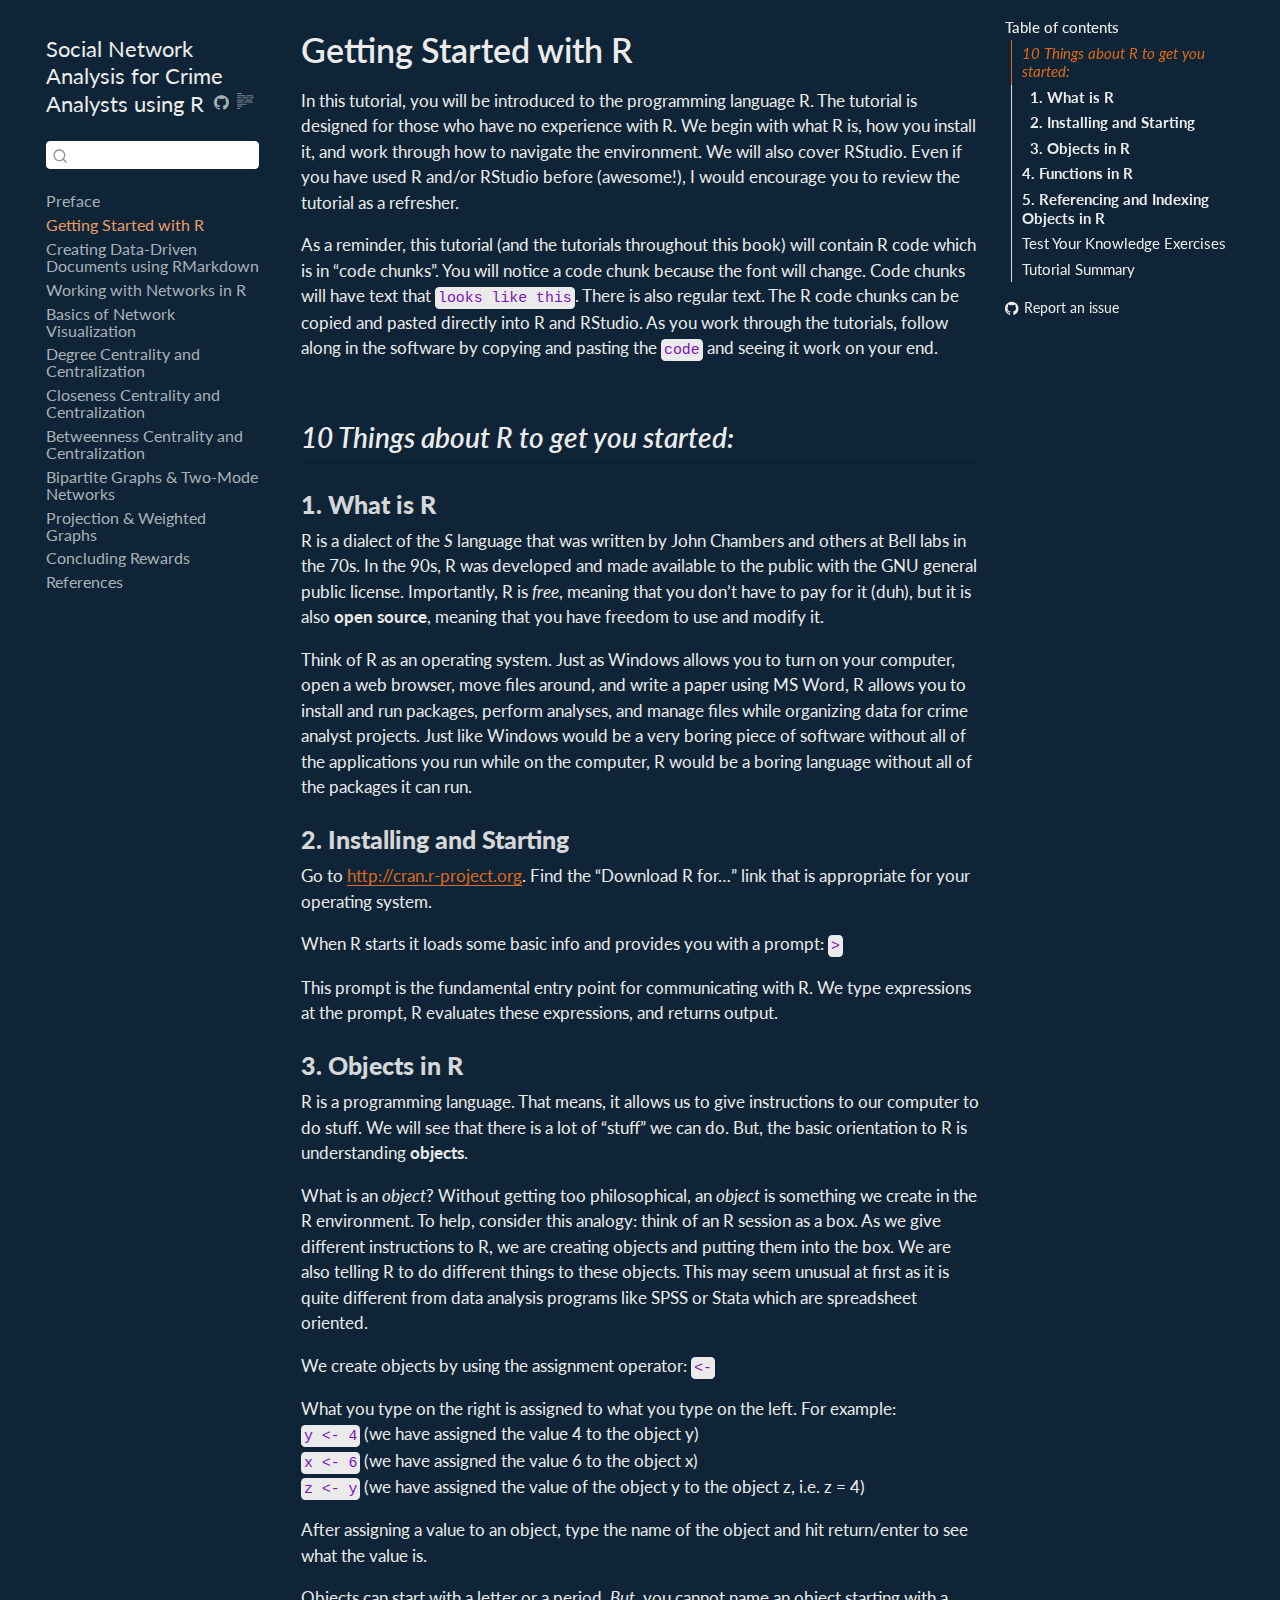
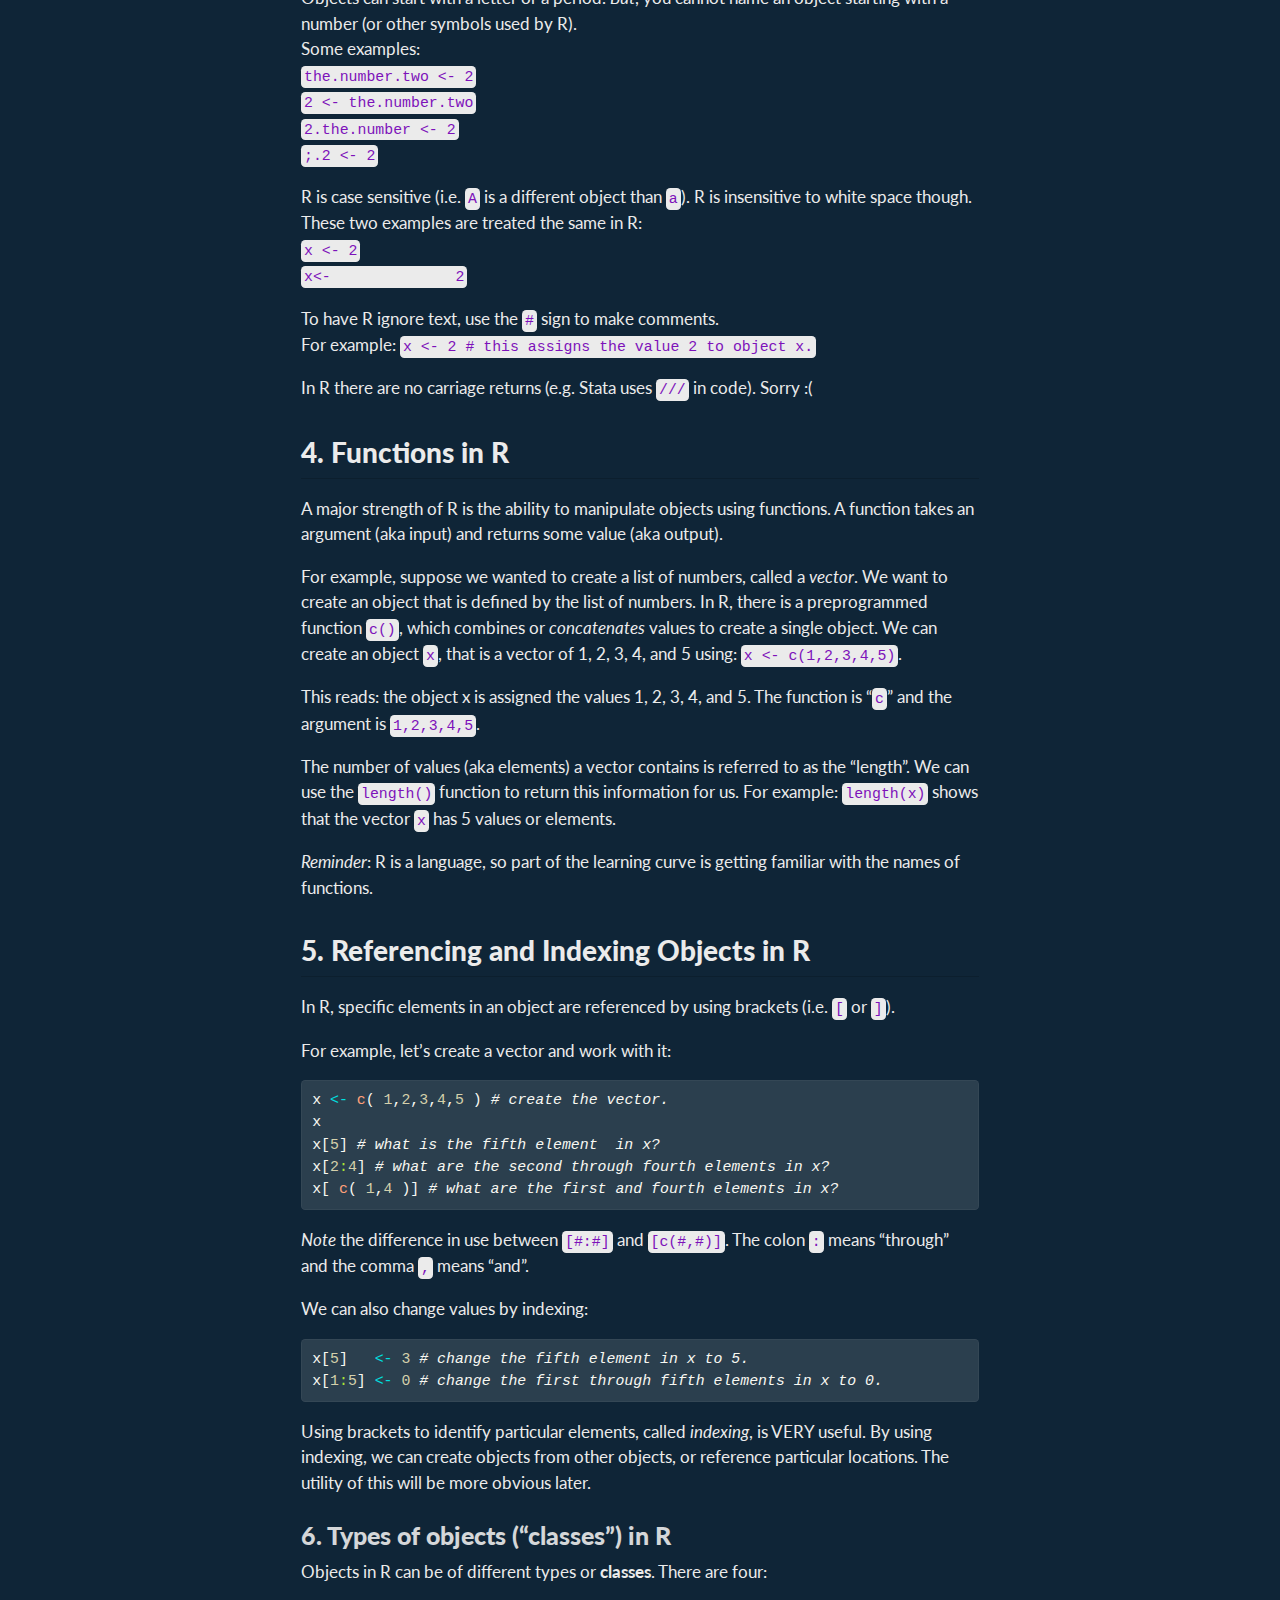
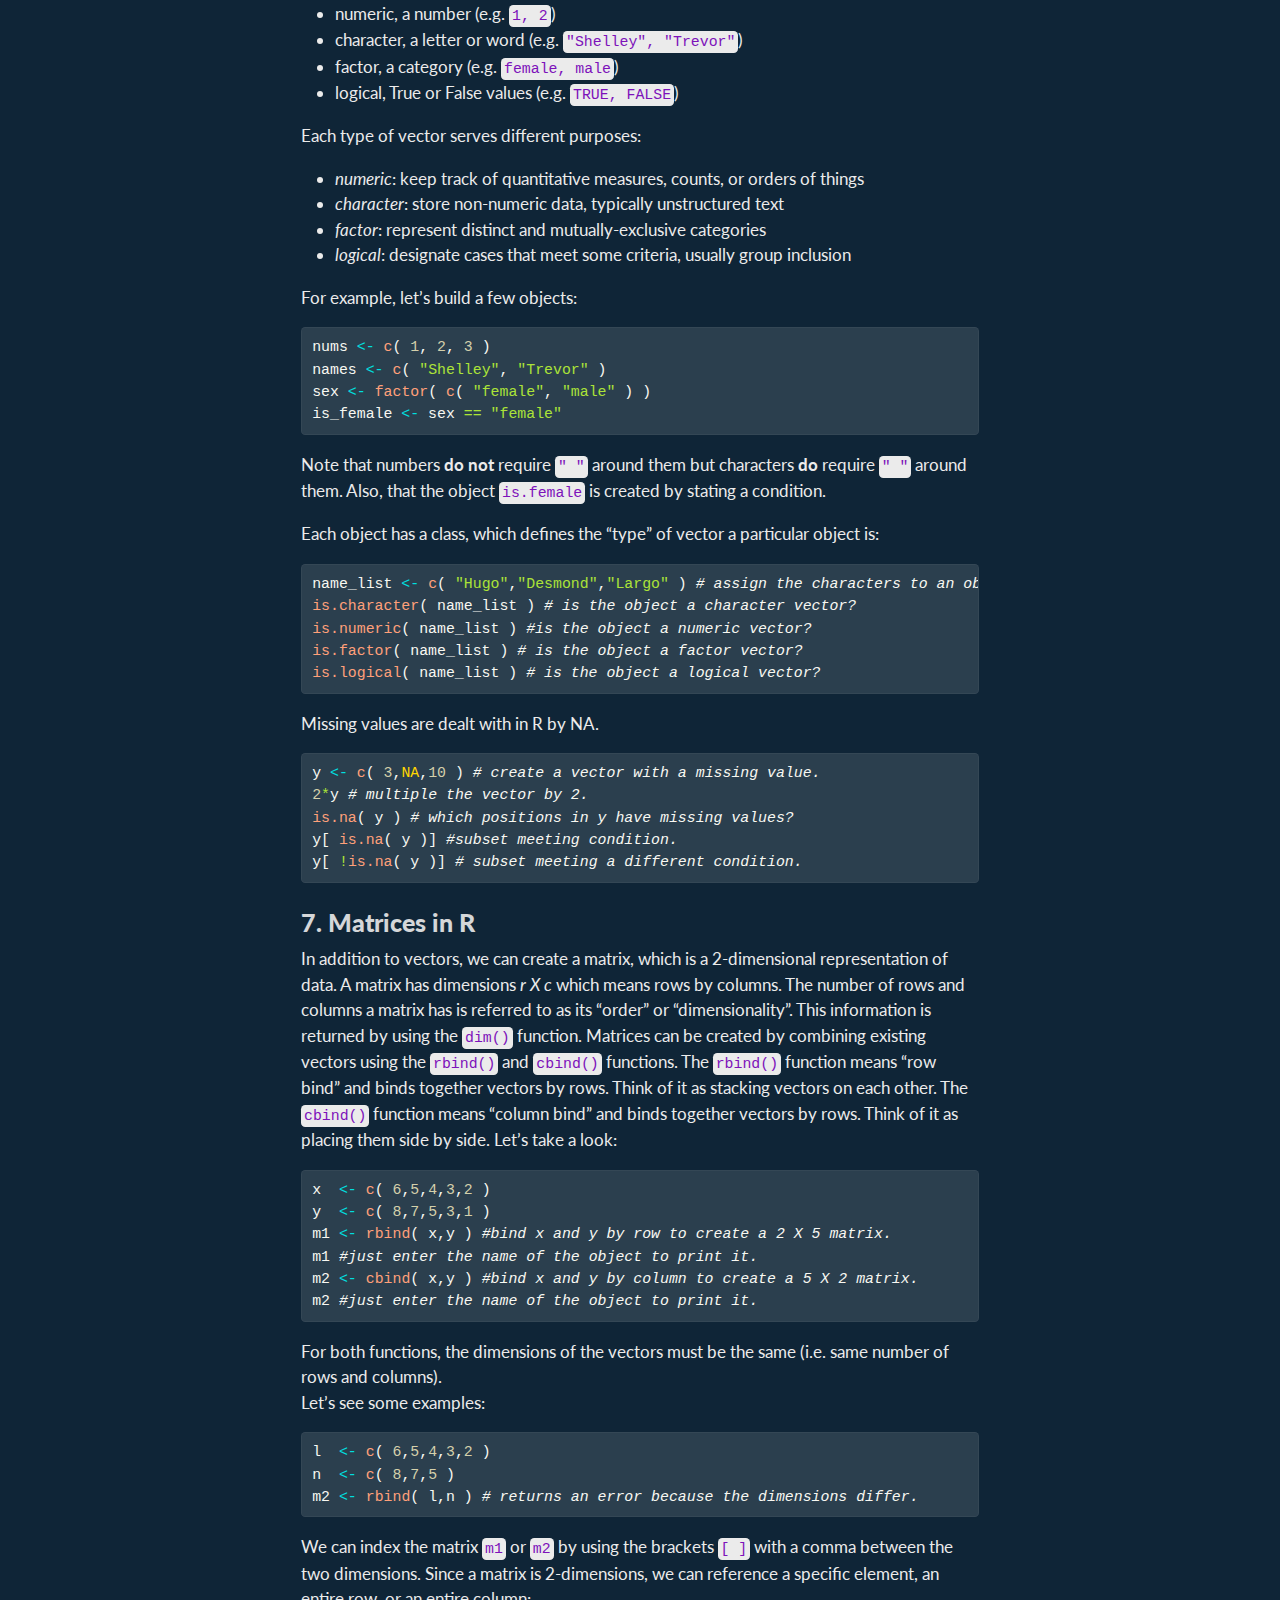
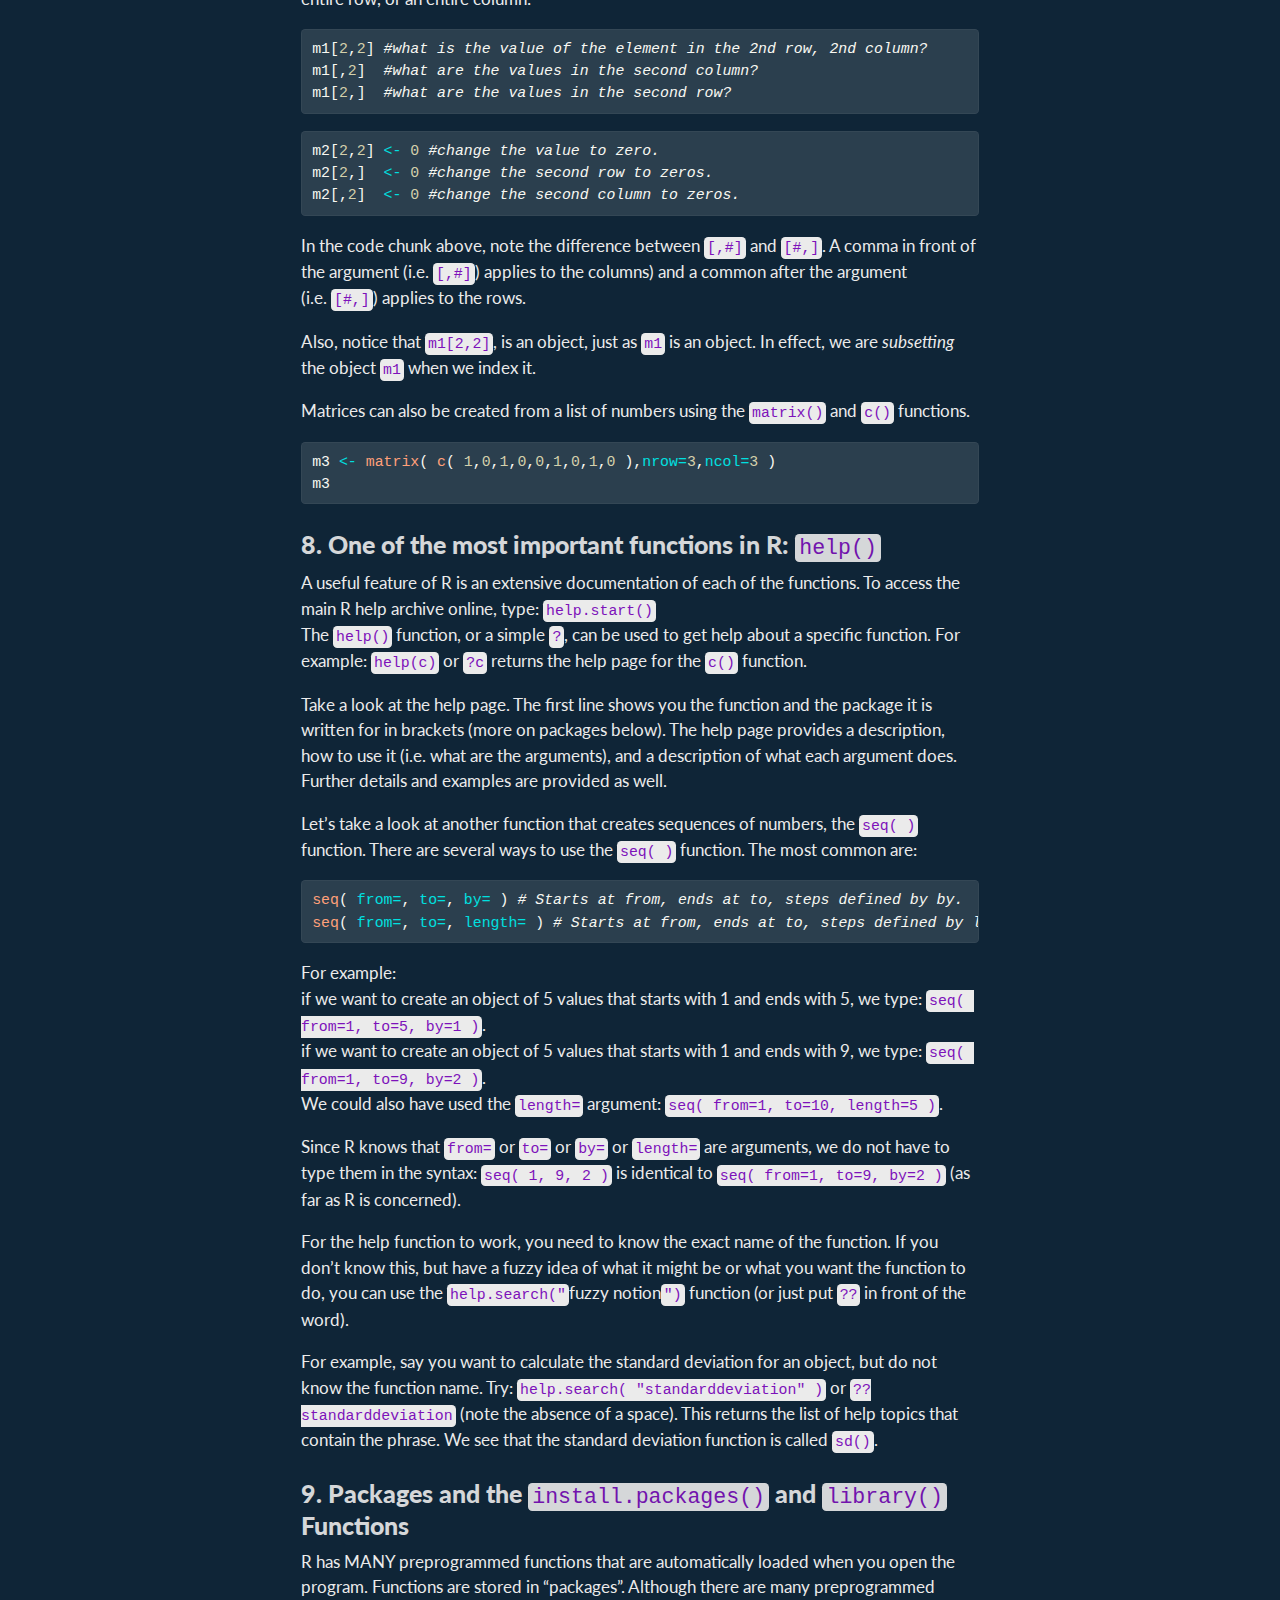
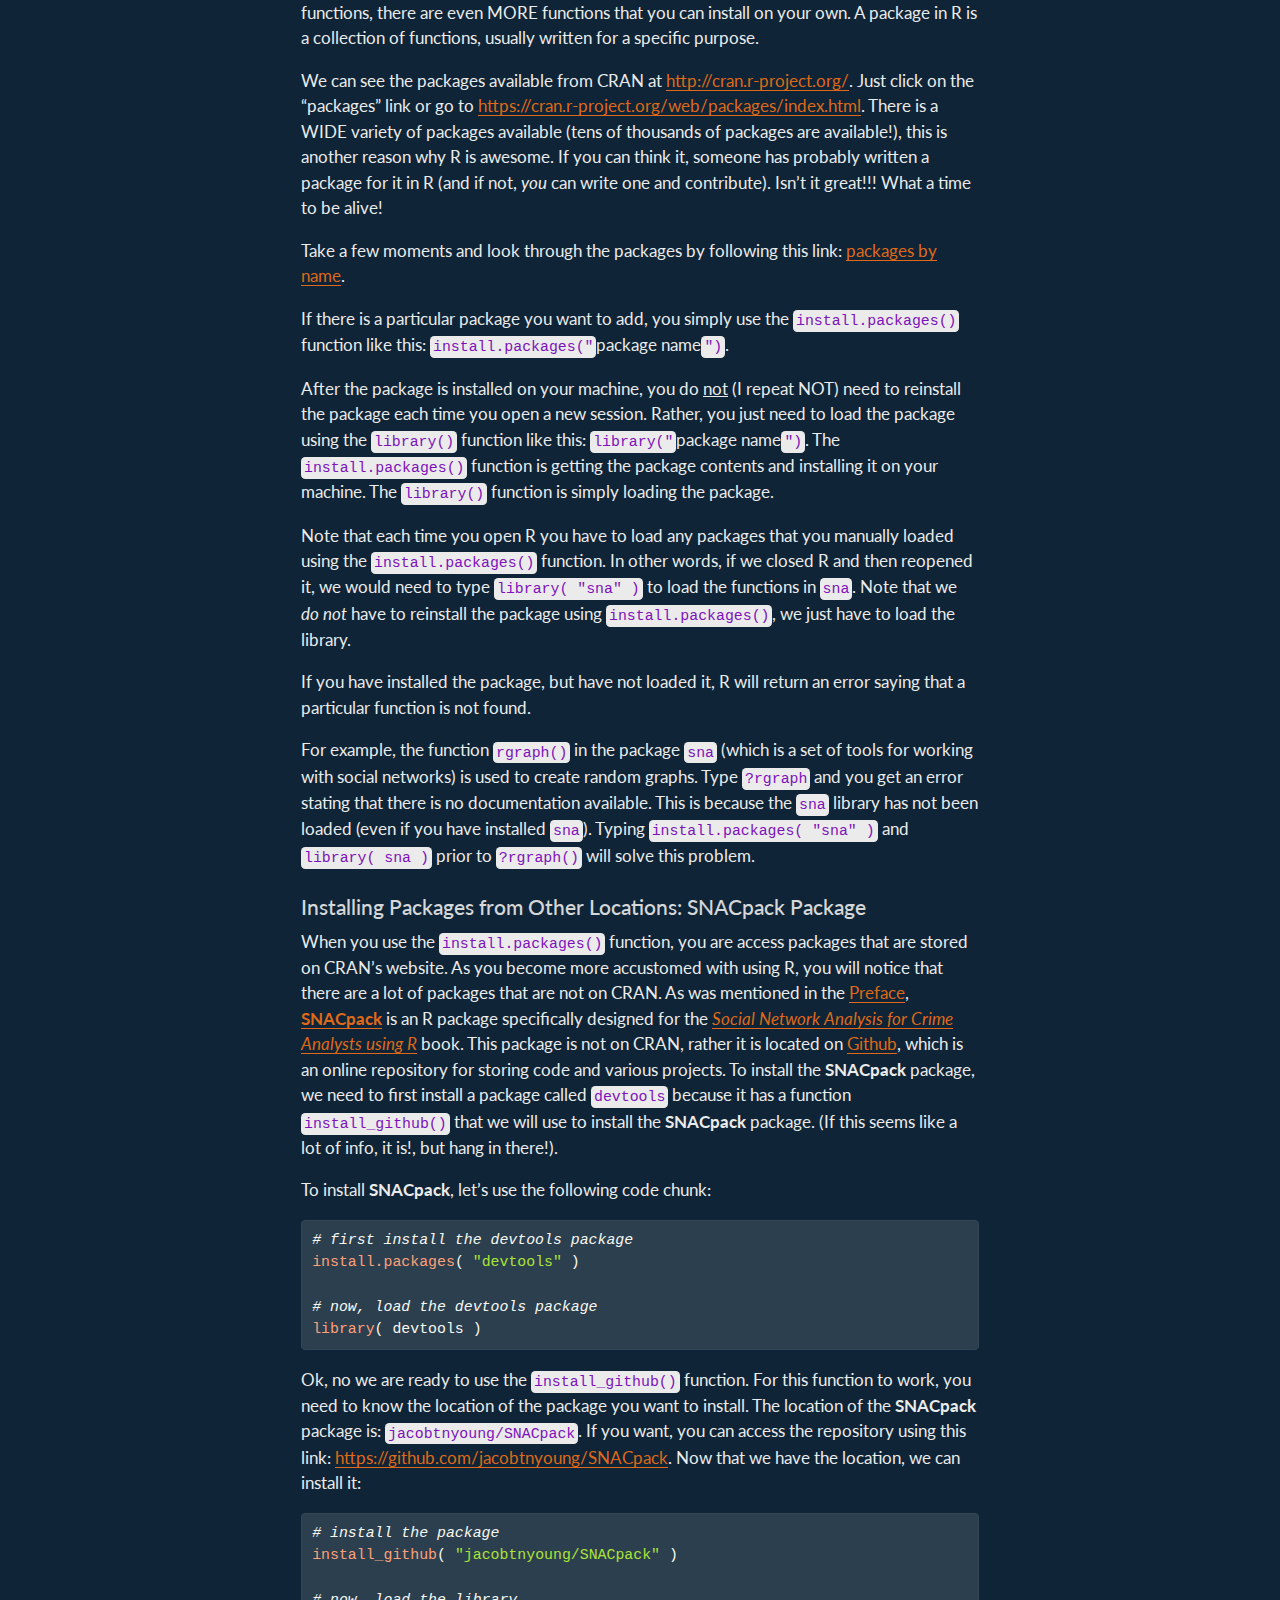
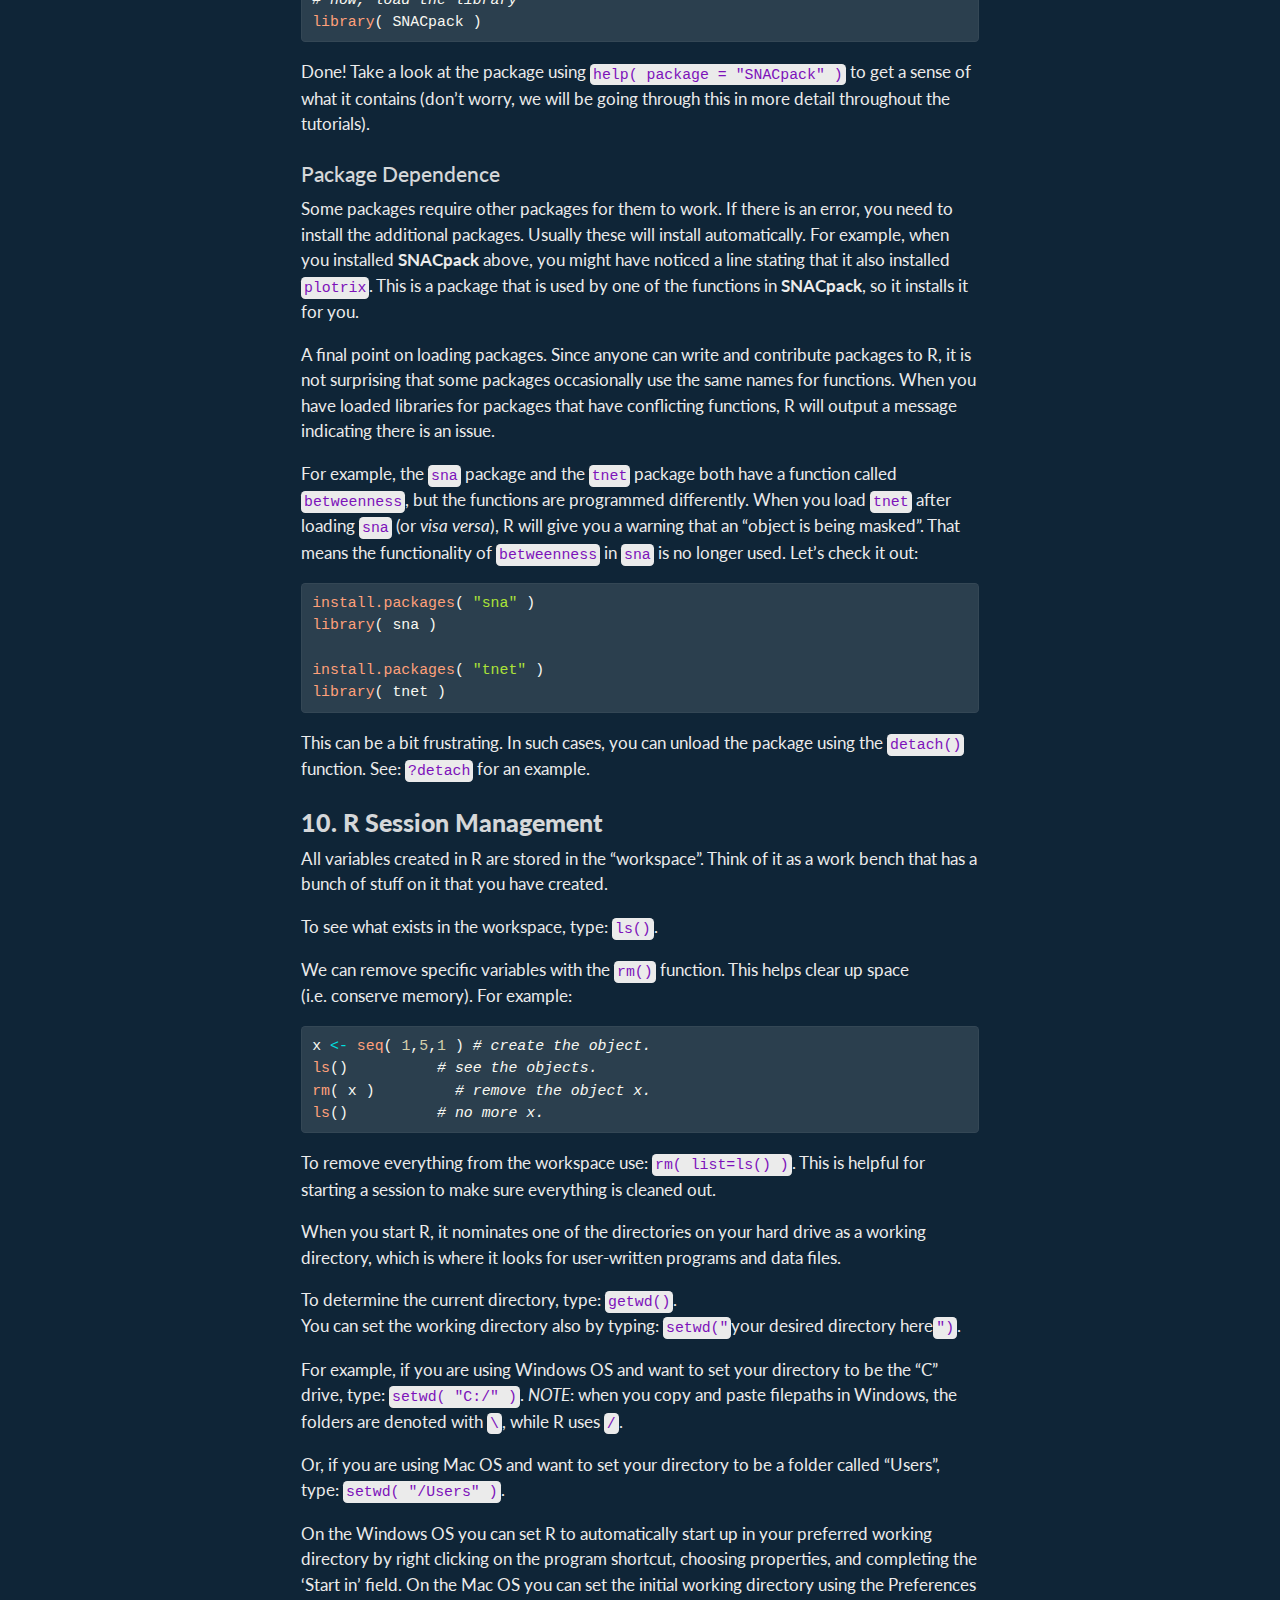
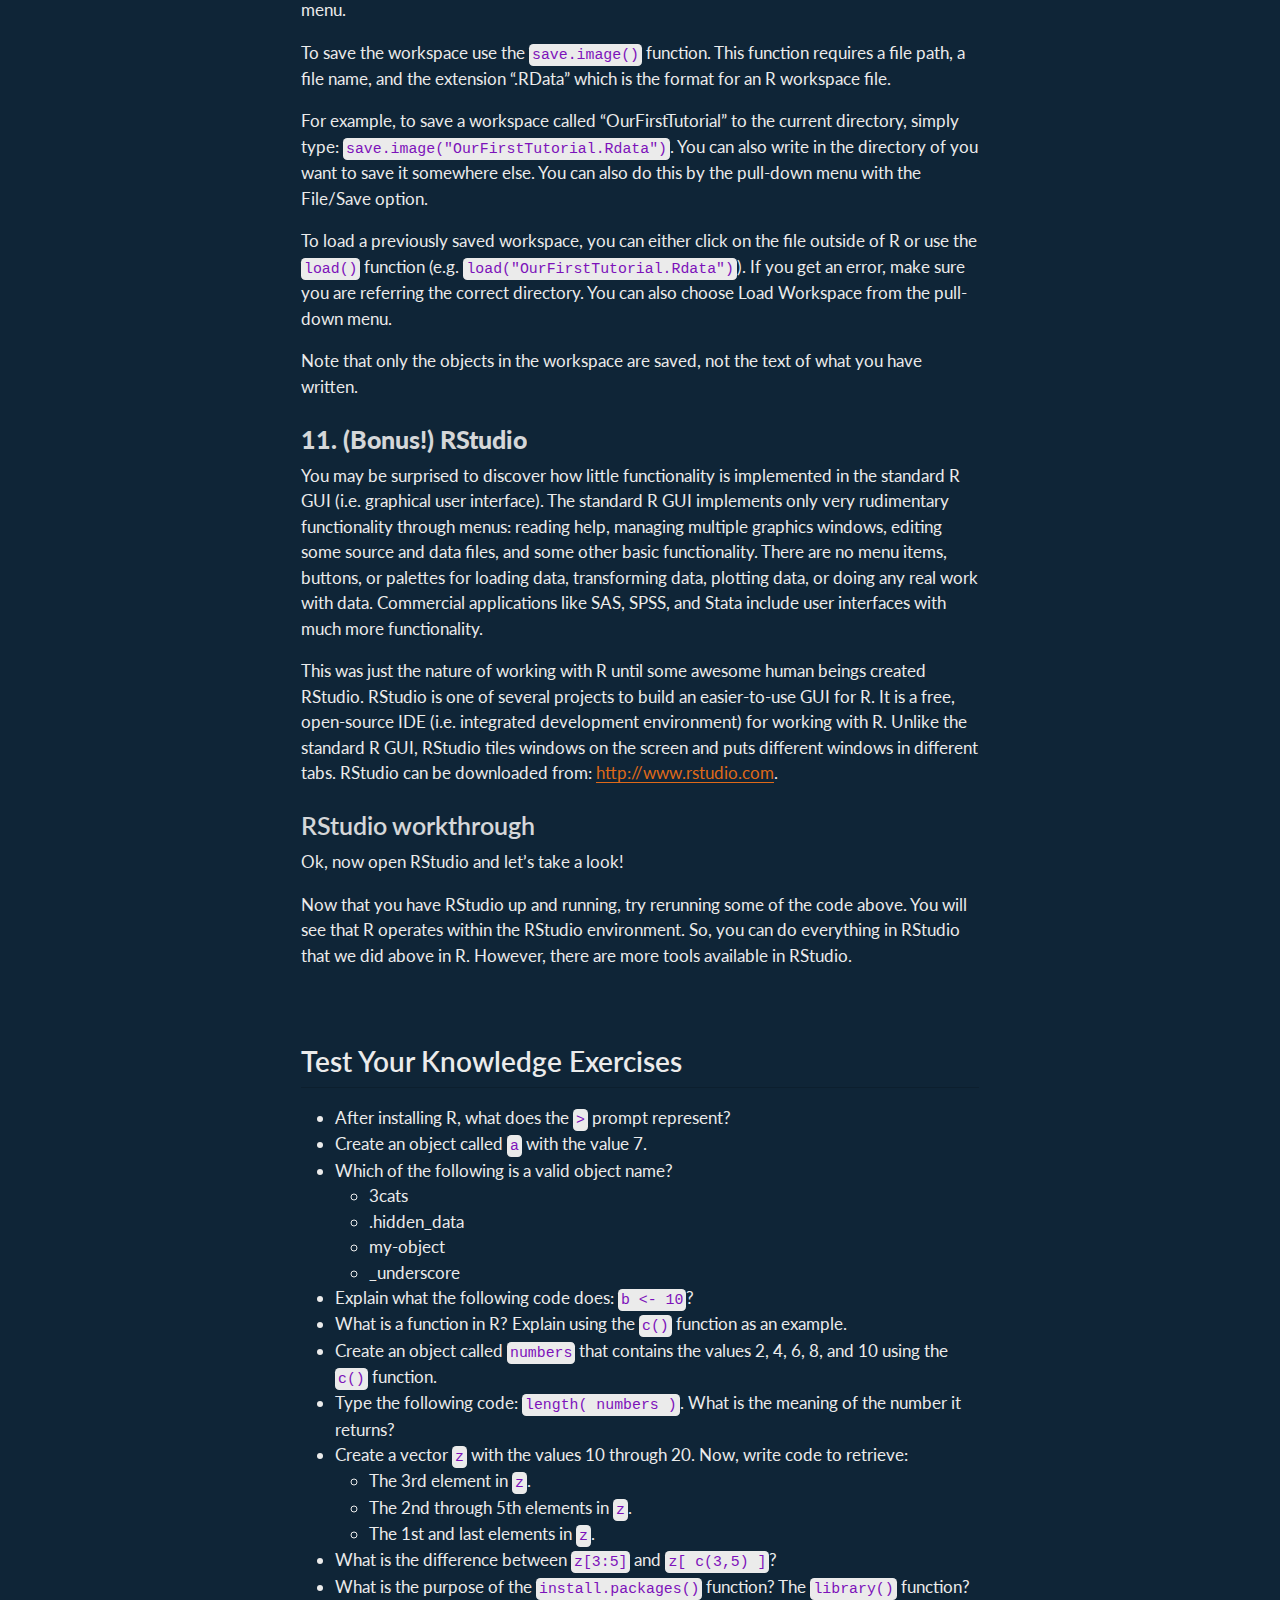
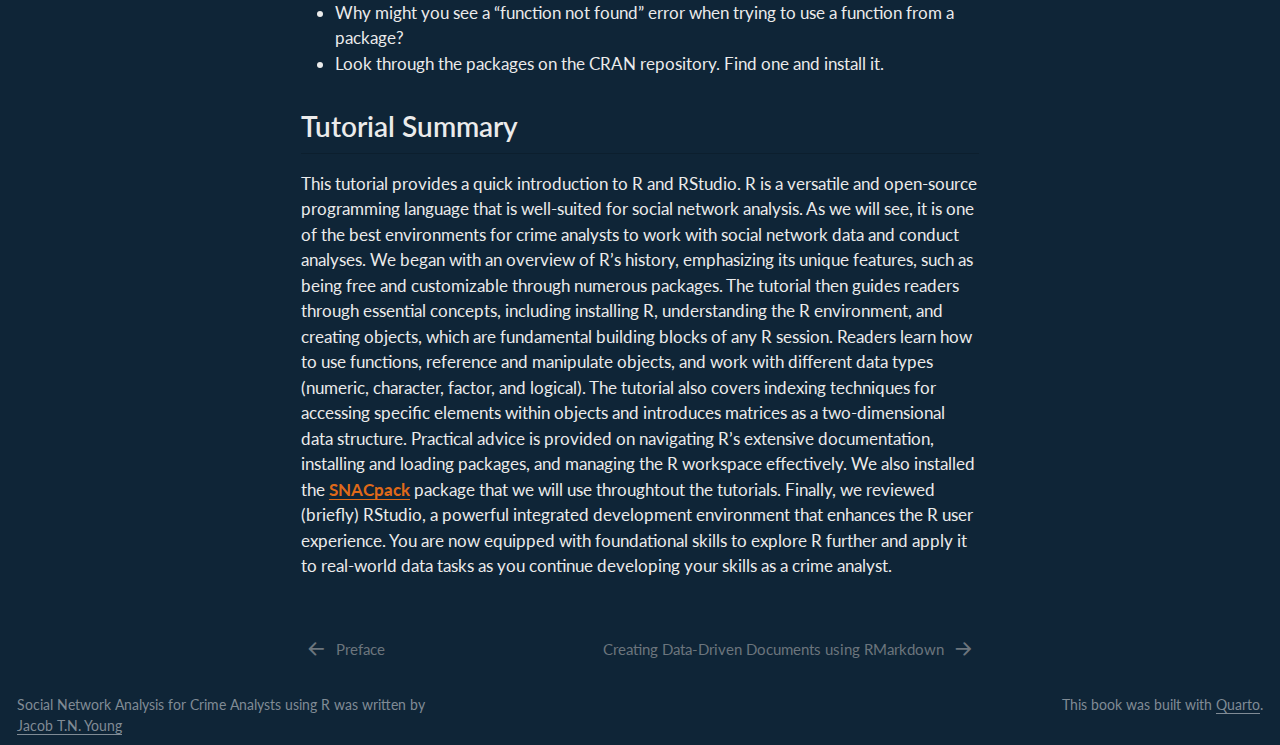
<file: docs/snaca-r-intro-to-r.html>
<!DOCTYPE html>
<html xmlns="http://www.w3.org/1999/xhtml" lang="en" xml:lang="en"><head>

<meta charset="utf-8">
<meta name="generator" content="quarto-1.6.42">

<meta name="viewport" content="width=device-width, initial-scale=1.0, user-scalable=yes">

<meta name="author" content="Jacob T.N. Young">

<title>Getting Started with R – Social Network Analysis for Crime Analysts using R</title>
<style>
code{white-space: pre-wrap;}
span.smallcaps{font-variant: small-caps;}
div.columns{display: flex; gap: min(4vw, 1.5em);}
div.column{flex: auto; overflow-x: auto;}
div.hanging-indent{margin-left: 1.5em; text-indent: -1.5em;}
ul.task-list{list-style: none;}
ul.task-list li input[type="checkbox"] {
  width: 0.8em;
  margin: 0 0.8em 0.2em -1em; /* quarto-specific, see https://github.com/quarto-dev/quarto-cli/issues/4556 */ 
  vertical-align: middle;
}
/* CSS for syntax highlighting */
pre > code.sourceCode { white-space: pre; position: relative; }
pre > code.sourceCode > span { line-height: 1.25; }
pre > code.sourceCode > span:empty { height: 1.2em; }
.sourceCode { overflow: visible; }
code.sourceCode > span { color: inherit; text-decoration: inherit; }
div.sourceCode { margin: 1em 0; }
pre.sourceCode { margin: 0; }
@media screen {
div.sourceCode { overflow: auto; }
}
@media print {
pre > code.sourceCode { white-space: pre-wrap; }
pre > code.sourceCode > span { display: inline-block; text-indent: -5em; padding-left: 5em; }
}
pre.numberSource code
  { counter-reset: source-line 0; }
pre.numberSource code > span
  { position: relative; left: -4em; counter-increment: source-line; }
pre.numberSource code > span > a:first-child::before
  { content: counter(source-line);
    position: relative; left: -1em; text-align: right; vertical-align: baseline;
    border: none; display: inline-block;
    -webkit-touch-callout: none; -webkit-user-select: none;
    -khtml-user-select: none; -moz-user-select: none;
    -ms-user-select: none; user-select: none;
    padding: 0 4px; width: 4em;
  }
pre.numberSource { margin-left: 3em;  padding-left: 4px; }
div.sourceCode
  {   }
@media screen {
pre > code.sourceCode > span > a:first-child::before { text-decoration: underline; }
}
</style>


<script src="site_libs/quarto-nav/quarto-nav.js"></script>
<script src="site_libs/quarto-nav/headroom.min.js"></script>
<script src="site_libs/clipboard/clipboard.min.js"></script>
<script src="site_libs/quarto-search/autocomplete.umd.js"></script>
<script src="site_libs/quarto-search/fuse.min.js"></script>
<script src="site_libs/quarto-search/quarto-search.js"></script>
<meta name="quarto:offset" content="./">
<link href="./snaca-r-rmarkdown.html" rel="next">
<link href="./index.html" rel="prev">
<script src="site_libs/quarto-html/quarto.js"></script>
<script src="site_libs/quarto-html/popper.min.js"></script>
<script src="site_libs/quarto-html/tippy.umd.min.js"></script>
<script src="site_libs/quarto-html/anchor.min.js"></script>
<link href="site_libs/quarto-html/tippy.css" rel="stylesheet">
<link href="site_libs/quarto-html/quarto-syntax-highlighting-dark-b53751a350365c71b6c909e95f209ed1.css" rel="stylesheet" id="quarto-text-highlighting-styles">
<script src="site_libs/bootstrap/bootstrap.min.js"></script>
<link href="site_libs/bootstrap/bootstrap-icons.css" rel="stylesheet">
<link href="site_libs/bootstrap/bootstrap-e1132380c9e666ea8bafbb74da8850ab.min.css" rel="stylesheet" append-hash="true" id="quarto-bootstrap" data-mode="dark">
<script id="quarto-search-options" type="application/json">{
  "location": "sidebar",
  "copy-button": false,
  "collapse-after": 3,
  "panel-placement": "start",
  "type": "textbox",
  "limit": 50,
  "keyboard-shortcut": [
    "f",
    "/",
    "s"
  ],
  "show-item-context": false,
  "language": {
    "search-no-results-text": "No results",
    "search-matching-documents-text": "matching documents",
    "search-copy-link-title": "Copy link to search",
    "search-hide-matches-text": "Hide additional matches",
    "search-more-match-text": "more match in this document",
    "search-more-matches-text": "more matches in this document",
    "search-clear-button-title": "Clear",
    "search-text-placeholder": "",
    "search-detached-cancel-button-title": "Cancel",
    "search-submit-button-title": "Submit",
    "search-label": "Search"
  }
}</script>


</head>

<body class="nav-sidebar floating">

<div id="quarto-search-results"></div>
  <header id="quarto-header" class="headroom fixed-top">
  <nav class="quarto-secondary-nav">
    <div class="container-fluid d-flex">
      <button type="button" class="quarto-btn-toggle btn" data-bs-toggle="collapse" role="button" data-bs-target=".quarto-sidebar-collapse-item" aria-controls="quarto-sidebar" aria-expanded="false" aria-label="Toggle sidebar navigation" onclick="if (window.quartoToggleHeadroom) { window.quartoToggleHeadroom(); }">
        <i class="bi bi-layout-text-sidebar-reverse"></i>
      </button>
        <nav class="quarto-page-breadcrumbs" aria-label="breadcrumb"><ol class="breadcrumb"><li class="breadcrumb-item"><a href="./snaca-r-intro-to-r.html">Getting Started with R</a></li></ol></nav>
        <a class="flex-grow-1" role="navigation" data-bs-toggle="collapse" data-bs-target=".quarto-sidebar-collapse-item" aria-controls="quarto-sidebar" aria-expanded="false" aria-label="Toggle sidebar navigation" onclick="if (window.quartoToggleHeadroom) { window.quartoToggleHeadroom(); }">      
        </a>
      <button type="button" class="btn quarto-search-button" aria-label="Search" onclick="window.quartoOpenSearch();">
        <i class="bi bi-search"></i>
      </button>
    </div>
  </nav>
</header>
<!-- content -->
<div id="quarto-content" class="quarto-container page-columns page-rows-contents page-layout-article">
<!-- sidebar -->
  <nav id="quarto-sidebar" class="sidebar collapse collapse-horizontal quarto-sidebar-collapse-item sidebar-navigation floating overflow-auto">
    <div class="pt-lg-2 mt-2 text-left sidebar-header">
    <div class="sidebar-title mb-0 py-0">
      <a href="./">Social Network Analysis for Crime Analysts using R</a> 
        <div class="sidebar-tools-main">
    <a href="https://github.com/jacobtnyoung/snaca-r" title="Source Code" class="quarto-navigation-tool px-1" aria-label="Source Code"><i class="bi bi-github"></i></a>
  <a href="" class="quarto-reader-toggle quarto-navigation-tool px-1" onclick="window.quartoToggleReader(); return false;" title="Toggle reader mode">
  <div class="quarto-reader-toggle-btn">
  <i class="bi"></i>
  </div>
</a>
</div>
    </div>
      </div>
        <div class="mt-2 flex-shrink-0 align-items-center">
        <div class="sidebar-search">
        <div id="quarto-search" class="" title="Search"></div>
        </div>
        </div>
    <div class="sidebar-menu-container"> 
    <ul class="list-unstyled mt-1">
        <li class="sidebar-item">
  <div class="sidebar-item-container"> 
  <a href="./index.html" class="sidebar-item-text sidebar-link">
 <span class="menu-text">Preface</span></a>
  </div>
</li>
        <li class="sidebar-item">
  <div class="sidebar-item-container"> 
  <a href="./snaca-r-intro-to-r.html" class="sidebar-item-text sidebar-link active">
 <span class="menu-text">Getting Started with R</span></a>
  </div>
</li>
        <li class="sidebar-item">
  <div class="sidebar-item-container"> 
  <a href="./snaca-r-rmarkdown.html" class="sidebar-item-text sidebar-link">
 <span class="menu-text">Creating Data-Driven Documents using RMarkdown</span></a>
  </div>
</li>
        <li class="sidebar-item">
  <div class="sidebar-item-container"> 
  <a href="./snaca-r-network-data.html" class="sidebar-item-text sidebar-link">
 <span class="menu-text">Working with Networks in R</span></a>
  </div>
</li>
        <li class="sidebar-item">
  <div class="sidebar-item-container"> 
  <a href="./snaca-r-visualization.html" class="sidebar-item-text sidebar-link">
 <span class="menu-text">Basics of Network Visualization</span></a>
  </div>
</li>
        <li class="sidebar-item">
  <div class="sidebar-item-container"> 
  <a href="./snaca-r-degree-centrality.html" class="sidebar-item-text sidebar-link">
 <span class="menu-text">Degree Centrality and Centralization</span></a>
  </div>
</li>
        <li class="sidebar-item">
  <div class="sidebar-item-container"> 
  <a href="./snaca-r-closeness-centrality.html" class="sidebar-item-text sidebar-link">
 <span class="menu-text">Closeness Centrality and Centralization</span></a>
  </div>
</li>
        <li class="sidebar-item">
  <div class="sidebar-item-container"> 
  <a href="./snaca-r-betweenness-centrality.html" class="sidebar-item-text sidebar-link">
 <span class="menu-text">Betweenness Centrality and Centralization</span></a>
  </div>
</li>
        <li class="sidebar-item">
  <div class="sidebar-item-container"> 
  <a href="./snaca-r-bipartite.html" class="sidebar-item-text sidebar-link">
 <span class="menu-text">Bipartite Graphs &amp; Two-Mode Networks</span></a>
  </div>
</li>
        <li class="sidebar-item">
  <div class="sidebar-item-container"> 
  <a href="./snaca-r-projection.html" class="sidebar-item-text sidebar-link">
 <span class="menu-text">Projection &amp; Weighted Graphs</span></a>
  </div>
</li>
        <li class="sidebar-item">
  <div class="sidebar-item-container"> 
  <a href="./snaca-r-conclusion.html" class="sidebar-item-text sidebar-link">
 <span class="menu-text">Concluding Rewards</span></a>
  </div>
</li>
        <li class="sidebar-item">
  <div class="sidebar-item-container"> 
  <a href="./references.html" class="sidebar-item-text sidebar-link">
 <span class="menu-text">References</span></a>
  </div>
</li>
    </ul>
    </div>
</nav>
<div id="quarto-sidebar-glass" class="quarto-sidebar-collapse-item" data-bs-toggle="collapse" data-bs-target=".quarto-sidebar-collapse-item"></div>
<!-- margin-sidebar -->
    <div id="quarto-margin-sidebar" class="sidebar margin-sidebar">
        <nav id="TOC" role="doc-toc" class="toc-active">
    <h2 id="toc-title">Table of contents</h2>
   
  <ul>
  <li><a href="#things-about-r-to-get-you-started" id="toc-things-about-r-to-get-you-started" class="nav-link active" data-scroll-target="#things-about-r-to-get-you-started"><em>10 Things about R to get you started:</em></a>
  <ul class="collapse">
  <li><a href="#what-is-r" id="toc-what-is-r" class="nav-link" data-scroll-target="#what-is-r"><strong>1. What is R</strong></a></li>
  <li><a href="#installing-and-starting" id="toc-installing-and-starting" class="nav-link" data-scroll-target="#installing-and-starting"><strong>2. Installing and Starting</strong></a></li>
  <li><a href="#objects-in-r" id="toc-objects-in-r" class="nav-link" data-scroll-target="#objects-in-r"><strong>3. Objects in R</strong></a></li>
  </ul></li>
  <li><a href="#functions-in-r" id="toc-functions-in-r" class="nav-link" data-scroll-target="#functions-in-r"><strong>4. Functions in R</strong></a></li>
  <li><a href="#referencing-and-indexing-objects-in-r" id="toc-referencing-and-indexing-objects-in-r" class="nav-link" data-scroll-target="#referencing-and-indexing-objects-in-r"><strong>5. Referencing and Indexing Objects in R</strong></a>
  <ul class="collapse">
  <li><a href="#types-of-objects-classes-in-r" id="toc-types-of-objects-classes-in-r" class="nav-link" data-scroll-target="#types-of-objects-classes-in-r"><strong>6. Types of objects (“classes”) in R</strong></a></li>
  <li><a href="#matrices-in-r" id="toc-matrices-in-r" class="nav-link" data-scroll-target="#matrices-in-r"><strong>7. Matrices in R</strong></a></li>
  <li><a href="#one-of-the-most-important-functions-in-r-help" id="toc-one-of-the-most-important-functions-in-r-help" class="nav-link" data-scroll-target="#one-of-the-most-important-functions-in-r-help"><strong>8. One of the most important functions in R: <code>help()</code></strong></a></li>
  <li><a href="#packages-and-the-install.packages-and-library-functions" id="toc-packages-and-the-install.packages-and-library-functions" class="nav-link" data-scroll-target="#packages-and-the-install.packages-and-library-functions"><strong>9. Packages and the <code>install.packages()</code> and <code>library()</code> Functions</strong></a></li>
  <li><a href="#r-session-management" id="toc-r-session-management" class="nav-link" data-scroll-target="#r-session-management"><strong>10. R Session Management</strong></a></li>
  <li><a href="#bonus-rstudio" id="toc-bonus-rstudio" class="nav-link" data-scroll-target="#bonus-rstudio"><strong>11. (Bonus!) RStudio</strong></a></li>
  <li><a href="#rstudio-workthrough" id="toc-rstudio-workthrough" class="nav-link" data-scroll-target="#rstudio-workthrough">RStudio workthrough</a></li>
  </ul></li>
  <li><a href="#test-your-knowledge-exercises" id="toc-test-your-knowledge-exercises" class="nav-link" data-scroll-target="#test-your-knowledge-exercises">Test Your Knowledge Exercises</a></li>
  <li><a href="#tutorial-summary" id="toc-tutorial-summary" class="nav-link" data-scroll-target="#tutorial-summary">Tutorial Summary</a></li>
  </ul>
<div class="toc-actions"><ul><li><a href="https://github.com/jacobtnyoung/snaca-r/issues/new" class="toc-action"><i class="bi bi-github"></i>Report an issue</a></li></ul></div></nav>
    </div>
<!-- main -->
<main class="content" id="quarto-document-content">

<header id="title-block-header" class="quarto-title-block default">
<div class="quarto-title">
<h1 class="title">Getting Started with R</h1>
</div>



<div class="quarto-title-meta">

    
  
    
  </div>
  


</header>


<p>In this tutorial, you will be introduced to the programming language R. The tutorial is designed for those who have no experience with R. We begin with what R is, how you install it, and work through how to navigate the environment. We will also cover RStudio. Even if you have used R and/or RStudio before (awesome!), I would encourage you to review the tutorial as a refresher.</p>
<p>As a reminder, this tutorial (and the tutorials throughout this book) will contain R code which is in “code chunks”. You will notice a code chunk because the font will change. Code chunks will have text that <code>looks like this</code>. There is also regular text. The R code chunks can be copied and pasted directly into R and RStudio. As you work through the tutorials, follow along in the software by copying and pasting the <code>code</code> and seeing it work on your end.</p>
<p><br></p>
<section id="things-about-r-to-get-you-started" class="level2">
<h2 class="anchored" data-anchor-id="things-about-r-to-get-you-started"><em>10 Things about R to get you started:</em></h2>
<section id="what-is-r" class="level3">
<h3 class="anchored" data-anchor-id="what-is-r"><strong>1. What is R</strong></h3>
<p>R is a dialect of the <em>S</em> language that was written by John Chambers and others at Bell labs in the 70s. In the 90s, R was developed and made available to the public with the GNU general public license. Importantly, R is <em>free</em>, meaning that you don’t have to pay for it (duh), but it is also <strong>open source</strong>, meaning that you have freedom to use and modify it.</p>
<p>Think of R as an operating system. Just as Windows allows you to turn on your computer, open a web browser, move files around, and write a paper using MS Word, R allows you to install and run packages, perform analyses, and manage files while organizing data for crime analyst projects. Just like Windows would be a very boring piece of software without all of the applications you run while on the computer, R would be a boring language without all of the packages it can run.</p>
</section>
<section id="installing-and-starting" class="level3">
<h3 class="anchored" data-anchor-id="installing-and-starting"><strong>2. Installing and Starting</strong></h3>
<p>Go to <a href="http://cran.r-project.org" class="uri">http://cran.r-project.org</a>. Find the “Download R for…” link that is appropriate for your operating system.</p>
<p>When R starts it loads some basic info and provides you with a prompt: <code>&gt;</code></p>
<p>This prompt is the fundamental entry point for communicating with R. We type expressions at the prompt, R evaluates these expressions, and returns output.</p>
</section>
<section id="objects-in-r" class="level3">
<h3 class="anchored" data-anchor-id="objects-in-r"><strong>3. Objects in R</strong></h3>
<p>R is a programming language. That means, it allows us to give instructions to our computer to do stuff. We will see that there is a lot of “stuff” we can do. But, the basic orientation to R is understanding <strong>objects</strong>.</p>
<p>What is an <em>object</em>? Without getting too philosophical, an <em>object</em> is something we create in the R environment. To help, consider this analogy: think of an R session as a box. As we give different instructions to R, we are creating objects and putting them into the box. We are also telling R to do different things to these objects. This may seem unusual at first as it is quite different from data analysis programs like SPSS or Stata which are spreadsheet oriented.</p>
<p>We create objects by using the assignment operator: <code>&lt;-</code></p>
<p>What you type on the right is assigned to what you type on the left. For example:<br>
<code>y &lt;- 4</code> (we have assigned the value 4 to the object y)<br>
<code>x &lt;- 6</code> (we have assigned the value 6 to the object x)<br>
<code>z &lt;- y</code> (we have assigned the value of the object y to the object z, i.e.&nbsp;z = 4)</p>
<p>After assigning a value to an object, type the name of the object and hit return/enter to see what the value is.</p>
<p>Objects can start with a letter or a period. <em>But</em>, you cannot name an object starting with a number (or other symbols used by R).<br>
Some examples:<br>
<code>the.number.two &lt;- 2</code><br>
<code>2 &lt;- the.number.two</code><br>
<code>2.the.number &lt;- 2</code><br>
<code>;.2 &lt;- 2</code></p>
<p>R is case sensitive (i.e.&nbsp;<code>A</code> is a different object than <code>a</code>). R is insensitive to white space though.<br>
These two examples are treated the same in R:<br>
<code>x &lt;- 2</code><br>
<code>x&lt;-              2</code></p>
<p>To have R ignore text, use the <code>#</code> sign to make comments.<br>
For example: <code>x &lt;- 2 # this assigns the value 2 to object x.</code></p>
<p>In R there are no carriage returns (e.g.&nbsp;Stata uses <code>///</code> in code). Sorry :(</p>
</section>
</section>
<section id="functions-in-r" class="level2">
<h2 class="anchored" data-anchor-id="functions-in-r"><strong>4. Functions in R</strong></h2>
<p>A major strength of R is the ability to manipulate objects using functions. A function takes an argument (aka input) and returns some value (aka output).</p>
<p>For example, suppose we wanted to create a list of numbers, called a <em>vector</em>. We want to create an object that is defined by the list of numbers. In R, there is a preprogrammed function <code>c()</code>, which combines or <em>concatenates</em> values to create a single object. We can create an object <code>x</code>, that is a vector of 1, 2, 3, 4, and 5 using: <code>x &lt;- c(1,2,3,4,5)</code>.</p>
<p>This reads: the object x is assigned the values 1, 2, 3, 4, and 5. The function is “<code>c</code>” and the argument is <code>1,2,3,4,5</code>.</p>
<p>The number of values (aka elements) a vector contains is referred to as the “length”. We can use the <code>length()</code> function to return this information for us. For example: <code>length(x)</code> shows that the vector <code>x</code> has 5 values or elements.</p>
<p><em>Reminder</em>: R is a language, so part of the learning curve is getting familiar with the names of functions.</p>
</section>
<section id="referencing-and-indexing-objects-in-r" class="level2">
<h2 class="anchored" data-anchor-id="referencing-and-indexing-objects-in-r"><strong>5. Referencing and Indexing Objects in R</strong></h2>
<p>In R, specific elements in an object are referenced by using brackets (i.e.&nbsp;<code>[</code> or <code>]</code>).</p>
<p>For example, let’s create a vector and work with it:</p>
<div class="cell" data-layout-align="center">
<div class="sourceCode cell-code" id="cb1"><pre class="sourceCode r code-with-copy"><code class="sourceCode r"><span id="cb1-1"><a href="#cb1-1" aria-hidden="true" tabindex="-1"></a>x <span class="ot">&lt;-</span> <span class="fu">c</span>( <span class="dv">1</span>,<span class="dv">2</span>,<span class="dv">3</span>,<span class="dv">4</span>,<span class="dv">5</span> ) <span class="co"># create the vector.</span></span>
<span id="cb1-2"><a href="#cb1-2" aria-hidden="true" tabindex="-1"></a>x</span>
<span id="cb1-3"><a href="#cb1-3" aria-hidden="true" tabindex="-1"></a>x[<span class="dv">5</span>] <span class="co"># what is the fifth element  in x?  </span></span>
<span id="cb1-4"><a href="#cb1-4" aria-hidden="true" tabindex="-1"></a>x[<span class="dv">2</span><span class="sc">:</span><span class="dv">4</span>] <span class="co"># what are the second through fourth elements in x?  </span></span>
<span id="cb1-5"><a href="#cb1-5" aria-hidden="true" tabindex="-1"></a>x[ <span class="fu">c</span>( <span class="dv">1</span>,<span class="dv">4</span> )] <span class="co"># what are the first and fourth elements in x?  </span></span></code><button title="Copy to Clipboard" class="code-copy-button"><i class="bi"></i></button></pre></div>
</div>
<p><em>Note</em> the difference in use between <code>[#:#]</code> and <code>[c(#,#)]</code>. The colon <code>:</code> means “through” and the comma <code>,</code> means “and”.</p>
<p>We can also change values by indexing:</p>
<div class="cell" data-layout-align="center">
<div class="sourceCode cell-code" id="cb2"><pre class="sourceCode r code-with-copy"><code class="sourceCode r"><span id="cb2-1"><a href="#cb2-1" aria-hidden="true" tabindex="-1"></a>x[<span class="dv">5</span>]   <span class="ot">&lt;-</span> <span class="dv">3</span> <span class="co"># change the fifth element in x to 5.  </span></span>
<span id="cb2-2"><a href="#cb2-2" aria-hidden="true" tabindex="-1"></a>x[<span class="dv">1</span><span class="sc">:</span><span class="dv">5</span>] <span class="ot">&lt;-</span> <span class="dv">0</span> <span class="co"># change the first through fifth elements in x to 0.  </span></span></code><button title="Copy to Clipboard" class="code-copy-button"><i class="bi"></i></button></pre></div>
</div>
<p>Using brackets to identify particular elements, called <em>indexing</em>, is VERY useful. By using indexing, we can create objects from other objects, or reference particular locations. The utility of this will be more obvious later.</p>
<section id="types-of-objects-classes-in-r" class="level3">
<h3 class="anchored" data-anchor-id="types-of-objects-classes-in-r"><strong>6. Types of objects (“classes”) in R</strong></h3>
<p>Objects in R can be of different types or <strong>classes</strong>. There are four:</p>
<ul>
<li>numeric, a number (e.g.&nbsp;<code>1, 2</code>)</li>
<li>character, a letter or word (e.g.&nbsp;<code>"Shelley", "Trevor"</code>)</li>
<li>factor, a category (e.g.&nbsp;<code>female, male</code>)</li>
<li>logical, True or False values (e.g.&nbsp;<code>TRUE, FALSE</code>)</li>
</ul>
<p>Each type of vector serves different purposes:</p>
<ul>
<li><em>numeric</em>: keep track of quantitative measures, counts, or orders of things<br>
</li>
<li><em>character</em>: store non-numeric data, typically unstructured text<br>
</li>
<li><em>factor</em>: represent distinct and mutually-exclusive categories<br>
</li>
<li><em>logical</em>: designate cases that meet some criteria, usually group inclusion</li>
</ul>
<p>For example, let’s build a few objects:</p>
<div class="cell" data-layout-align="center">
<div class="sourceCode cell-code" id="cb3"><pre class="sourceCode r code-with-copy"><code class="sourceCode r"><span id="cb3-1"><a href="#cb3-1" aria-hidden="true" tabindex="-1"></a>nums <span class="ot">&lt;-</span> <span class="fu">c</span>( <span class="dv">1</span>, <span class="dv">2</span>, <span class="dv">3</span> )</span>
<span id="cb3-2"><a href="#cb3-2" aria-hidden="true" tabindex="-1"></a>names <span class="ot">&lt;-</span> <span class="fu">c</span>( <span class="st">"Shelley"</span>, <span class="st">"Trevor"</span> )</span>
<span id="cb3-3"><a href="#cb3-3" aria-hidden="true" tabindex="-1"></a>sex <span class="ot">&lt;-</span> <span class="fu">factor</span>( <span class="fu">c</span>( <span class="st">"female"</span>, <span class="st">"male"</span> ) )</span>
<span id="cb3-4"><a href="#cb3-4" aria-hidden="true" tabindex="-1"></a>is_female <span class="ot">&lt;-</span> sex <span class="sc">==</span> <span class="st">"female"</span></span></code><button title="Copy to Clipboard" class="code-copy-button"><i class="bi"></i></button></pre></div>
</div>
<p>Note that numbers <strong>do not</strong> require <code>" "</code> around them but characters <strong>do</strong> require <code>" "</code> around them. Also, that the object <code>is.female</code> is created by stating a condition.</p>
<p>Each object has a class, which defines the “type” of vector a particular object is:</p>
<div class="cell" data-layout-align="center">
<div class="sourceCode cell-code" id="cb4"><pre class="sourceCode r code-with-copy"><code class="sourceCode r"><span id="cb4-1"><a href="#cb4-1" aria-hidden="true" tabindex="-1"></a>name_list <span class="ot">&lt;-</span> <span class="fu">c</span>( <span class="st">"Hugo"</span>,<span class="st">"Desmond"</span>,<span class="st">"Largo"</span> ) <span class="co"># assign the characters to an object.</span></span>
<span id="cb4-2"><a href="#cb4-2" aria-hidden="true" tabindex="-1"></a><span class="fu">is.character</span>( name_list ) <span class="co"># is the object a character vector?</span></span>
<span id="cb4-3"><a href="#cb4-3" aria-hidden="true" tabindex="-1"></a><span class="fu">is.numeric</span>( name_list ) <span class="co">#is the object a numeric vector?  </span></span>
<span id="cb4-4"><a href="#cb4-4" aria-hidden="true" tabindex="-1"></a><span class="fu">is.factor</span>( name_list ) <span class="co"># is the object a factor vector?</span></span>
<span id="cb4-5"><a href="#cb4-5" aria-hidden="true" tabindex="-1"></a><span class="fu">is.logical</span>( name_list ) <span class="co"># is the object a logical vector?</span></span></code><button title="Copy to Clipboard" class="code-copy-button"><i class="bi"></i></button></pre></div>
</div>
<p>Missing values are dealt with in R by NA.</p>
<div class="cell" data-layout-align="center">
<div class="sourceCode cell-code" id="cb5"><pre class="sourceCode r code-with-copy"><code class="sourceCode r"><span id="cb5-1"><a href="#cb5-1" aria-hidden="true" tabindex="-1"></a>y <span class="ot">&lt;-</span> <span class="fu">c</span>( <span class="dv">3</span>,<span class="cn">NA</span>,<span class="dv">10</span> ) <span class="co"># create a vector with a missing value.</span></span>
<span id="cb5-2"><a href="#cb5-2" aria-hidden="true" tabindex="-1"></a><span class="dv">2</span><span class="sc">*</span>y <span class="co"># multiple the vector by 2.  </span></span>
<span id="cb5-3"><a href="#cb5-3" aria-hidden="true" tabindex="-1"></a><span class="fu">is.na</span>( y ) <span class="co"># which positions in y have missing values?  </span></span>
<span id="cb5-4"><a href="#cb5-4" aria-hidden="true" tabindex="-1"></a>y[ <span class="fu">is.na</span>( y )] <span class="co">#subset meeting condition.</span></span>
<span id="cb5-5"><a href="#cb5-5" aria-hidden="true" tabindex="-1"></a>y[ <span class="sc">!</span><span class="fu">is.na</span>( y )] <span class="co"># subset meeting a different condition.</span></span></code><button title="Copy to Clipboard" class="code-copy-button"><i class="bi"></i></button></pre></div>
</div>
</section>
<section id="matrices-in-r" class="level3">
<h3 class="anchored" data-anchor-id="matrices-in-r"><strong>7. Matrices in R</strong></h3>
<p>In addition to vectors, we can create a matrix, which is a 2-dimensional representation of data. A matrix has dimensions <em>r X c</em> which means rows by columns. The number of rows and columns a matrix has is referred to as its “order” or “dimensionality”. This information is returned by using the <code>dim()</code> function. Matrices can be created by combining existing vectors using the <code>rbind()</code> and <code>cbind()</code> functions. The <code>rbind()</code> function means “row bind” and binds together vectors by rows. Think of it as stacking vectors on each other. The <code>cbind()</code> function means “column bind” and binds together vectors by rows. Think of it as placing them side by side. Let’s take a look:</p>
<div class="cell" data-layout-align="center">
<div class="sourceCode cell-code" id="cb6"><pre class="sourceCode r code-with-copy"><code class="sourceCode r"><span id="cb6-1"><a href="#cb6-1" aria-hidden="true" tabindex="-1"></a>x  <span class="ot">&lt;-</span> <span class="fu">c</span>( <span class="dv">6</span>,<span class="dv">5</span>,<span class="dv">4</span>,<span class="dv">3</span>,<span class="dv">2</span> )</span>
<span id="cb6-2"><a href="#cb6-2" aria-hidden="true" tabindex="-1"></a>y  <span class="ot">&lt;-</span> <span class="fu">c</span>( <span class="dv">8</span>,<span class="dv">7</span>,<span class="dv">5</span>,<span class="dv">3</span>,<span class="dv">1</span> )</span>
<span id="cb6-3"><a href="#cb6-3" aria-hidden="true" tabindex="-1"></a>m1 <span class="ot">&lt;-</span> <span class="fu">rbind</span>( x,y ) <span class="co">#bind x and y by row to create a 2 X 5 matrix.</span></span>
<span id="cb6-4"><a href="#cb6-4" aria-hidden="true" tabindex="-1"></a>m1 <span class="co">#just enter the name of the object to print it.</span></span>
<span id="cb6-5"><a href="#cb6-5" aria-hidden="true" tabindex="-1"></a>m2 <span class="ot">&lt;-</span> <span class="fu">cbind</span>( x,y ) <span class="co">#bind x and y by column to create a 5 X 2 matrix.</span></span>
<span id="cb6-6"><a href="#cb6-6" aria-hidden="true" tabindex="-1"></a>m2 <span class="co">#just enter the name of the object to print it.</span></span></code><button title="Copy to Clipboard" class="code-copy-button"><i class="bi"></i></button></pre></div>
</div>
<p>For both functions, the dimensions of the vectors must be the same (i.e.&nbsp;same number of rows and columns).<br>
Let’s see some examples:</p>
<div class="cell" data-layout-align="center">
<div class="sourceCode cell-code" id="cb7"><pre class="sourceCode r code-with-copy"><code class="sourceCode r"><span id="cb7-1"><a href="#cb7-1" aria-hidden="true" tabindex="-1"></a>l  <span class="ot">&lt;-</span> <span class="fu">c</span>( <span class="dv">6</span>,<span class="dv">5</span>,<span class="dv">4</span>,<span class="dv">3</span>,<span class="dv">2</span> )</span>
<span id="cb7-2"><a href="#cb7-2" aria-hidden="true" tabindex="-1"></a>n  <span class="ot">&lt;-</span> <span class="fu">c</span>( <span class="dv">8</span>,<span class="dv">7</span>,<span class="dv">5</span> )</span>
<span id="cb7-3"><a href="#cb7-3" aria-hidden="true" tabindex="-1"></a>m2 <span class="ot">&lt;-</span> <span class="fu">rbind</span>( l,n ) <span class="co"># returns an error because the dimensions differ.</span></span></code><button title="Copy to Clipboard" class="code-copy-button"><i class="bi"></i></button></pre></div>
</div>
<p>We can index the matrix <code>m1</code> or <code>m2</code> by using the brackets <code>[ ]</code> with a comma between the two dimensions. Since a matrix is 2-dimensions, we can reference a specific element, an entire row, or an entire column:</p>
<div class="cell" data-layout-align="center">
<div class="sourceCode cell-code" id="cb8"><pre class="sourceCode r code-with-copy"><code class="sourceCode r"><span id="cb8-1"><a href="#cb8-1" aria-hidden="true" tabindex="-1"></a>m1[<span class="dv">2</span>,<span class="dv">2</span>] <span class="co">#what is the value of the element in the 2nd row, 2nd column?</span></span>
<span id="cb8-2"><a href="#cb8-2" aria-hidden="true" tabindex="-1"></a>m1[,<span class="dv">2</span>]  <span class="co">#what are the values in the second column?</span></span>
<span id="cb8-3"><a href="#cb8-3" aria-hidden="true" tabindex="-1"></a>m1[<span class="dv">2</span>,]  <span class="co">#what are the values in the second row?</span></span></code><button title="Copy to Clipboard" class="code-copy-button"><i class="bi"></i></button></pre></div>
</div>
<div class="cell" data-layout-align="center">
<div class="sourceCode cell-code" id="cb9"><pre class="sourceCode r code-with-copy"><code class="sourceCode r"><span id="cb9-1"><a href="#cb9-1" aria-hidden="true" tabindex="-1"></a>m2[<span class="dv">2</span>,<span class="dv">2</span>] <span class="ot">&lt;-</span> <span class="dv">0</span> <span class="co">#change the value to zero.</span></span>
<span id="cb9-2"><a href="#cb9-2" aria-hidden="true" tabindex="-1"></a>m2[<span class="dv">2</span>,]  <span class="ot">&lt;-</span> <span class="dv">0</span> <span class="co">#change the second row to zeros.</span></span>
<span id="cb9-3"><a href="#cb9-3" aria-hidden="true" tabindex="-1"></a>m2[,<span class="dv">2</span>]  <span class="ot">&lt;-</span> <span class="dv">0</span> <span class="co">#change the second column to zeros.</span></span></code><button title="Copy to Clipboard" class="code-copy-button"><i class="bi"></i></button></pre></div>
</div>
<p>In the code chunk above, note the difference between <code>[,#]</code> and <code>[#,]</code>. A comma in front of the argument (i.e.&nbsp;<code>[,#]</code>) applies to the columns) and a common after the argument (i.e.&nbsp;<code>[#,]</code>) applies to the rows.</p>
<p>Also, notice that <code>m1[2,2]</code>, is an object, just as <code>m1</code> is an object. In effect, we are <em>subsetting</em> the object <code>m1</code> when we index it.</p>
<p>Matrices can also be created from a list of numbers using the <code>matrix()</code> and <code>c()</code> functions.</p>
<div class="cell" data-layout-align="center">
<div class="sourceCode cell-code" id="cb10"><pre class="sourceCode r code-with-copy"><code class="sourceCode r"><span id="cb10-1"><a href="#cb10-1" aria-hidden="true" tabindex="-1"></a>m3 <span class="ot">&lt;-</span> <span class="fu">matrix</span>( <span class="fu">c</span>( <span class="dv">1</span>,<span class="dv">0</span>,<span class="dv">1</span>,<span class="dv">0</span>,<span class="dv">0</span>,<span class="dv">1</span>,<span class="dv">0</span>,<span class="dv">1</span>,<span class="dv">0</span> ),<span class="at">nrow=</span><span class="dv">3</span>,<span class="at">ncol=</span><span class="dv">3</span> )</span>
<span id="cb10-2"><a href="#cb10-2" aria-hidden="true" tabindex="-1"></a>m3</span></code><button title="Copy to Clipboard" class="code-copy-button"><i class="bi"></i></button></pre></div>
</div>
</section>
<section id="one-of-the-most-important-functions-in-r-help" class="level3">
<h3 class="anchored" data-anchor-id="one-of-the-most-important-functions-in-r-help"><strong>8. One of the most important functions in R: <code>help()</code></strong></h3>
<p>A useful feature of R is an extensive documentation of each of the functions. To access the main R help archive online, type: <code>help.start()</code><br>
The <code>help()</code> function, or a simple <code>?</code>, can be used to get help about a specific function. For example: <code>help(c)</code> or <code>?c</code> returns the help page for the <code>c()</code> function.</p>
<p>Take a look at the help page. The first line shows you the function and the package it is written for in brackets (more on packages below). The help page provides a description, how to use it (i.e.&nbsp;what are the arguments), and a description of what each argument does. Further details and examples are provided as well.</p>
<p>Let’s take a look at another function that creates sequences of numbers, the <code>seq( )</code> function. There are several ways to use the <code>seq( )</code> function. The most common are:</p>
<div class="cell" data-layout-align="center">
<div class="sourceCode cell-code" id="cb11"><pre class="sourceCode r code-with-copy"><code class="sourceCode r"><span id="cb11-1"><a href="#cb11-1" aria-hidden="true" tabindex="-1"></a><span class="fu">seq</span>( <span class="at">from=</span>, <span class="at">to=</span>, <span class="at">by=</span> ) <span class="co"># Starts at from, ends at to, steps defined by by.</span></span>
<span id="cb11-2"><a href="#cb11-2" aria-hidden="true" tabindex="-1"></a><span class="fu">seq</span>( <span class="at">from=</span>, <span class="at">to=</span>, <span class="at">length=</span> ) <span class="co"># Starts at from, ends at to, steps defined by length.  </span></span></code><button title="Copy to Clipboard" class="code-copy-button"><i class="bi"></i></button></pre></div>
</div>
<p>For example:<br>
if we want to create an object of 5 values that starts with 1 and ends with 5, we type: <code>seq( from=1, to=5, by=1 )</code>.<br>
if we want to create an object of 5 values that starts with 1 and ends with 9, we type: <code>seq( from=1, to=9, by=2 )</code>.<br>
We could also have used the <code>length=</code> argument: <code>seq( from=1, to=10, length=5 )</code>.</p>
<p>Since R knows that <code>from=</code> or <code>to=</code> or <code>by=</code> or <code>length=</code> are arguments, we do not have to type them in the syntax: <code>seq( 1, 9, 2 )</code> is identical to <code>seq( from=1, to=9, by=2 )</code> (as far as R is concerned).</p>
<p>For the help function to work, you need to know the exact name of the function. If you don’t know this, but have a fuzzy idea of what it might be or what you want the function to do, you can use the <code>help.search("</code>fuzzy notion<code>")</code> function (or just put <code>??</code> in front of the word).</p>
<p>For example, say you want to calculate the standard deviation for an object, but do not know the function name. Try: <code>help.search( "standarddeviation" )</code> or <code>??standarddeviation</code> (note the absence of a space). This returns the list of help topics that contain the phrase. We see that the standard deviation function is called <code>sd()</code>.</p>
</section>
<section id="packages-and-the-install.packages-and-library-functions" class="level3">
<h3 class="anchored" data-anchor-id="packages-and-the-install.packages-and-library-functions"><strong>9. Packages and the <code>install.packages()</code> and <code>library()</code> Functions</strong></h3>
<p>R has MANY preprogrammed functions that are automatically loaded when you open the program. Functions are stored in “packages”. Although there are many preprogrammed functions, there are even MORE functions that you can install on your own. A package in R is a collection of functions, usually written for a specific purpose.</p>
<p>We can see the packages available from CRAN at <a href="http://cran.r-project.org">http://cran.r-project.org/</a>. Just click on the “packages” link or go to <a href="https://cran.r-project.org/web/packages/index.html" class="uri">https://cran.r-project.org/web/packages/index.html</a>. There is a WIDE variety of packages available (tens of thousands of packages are available!), this is another reason why R is awesome. If you can think it, someone has probably written a package for it in R (and if not, <em>you</em> can write one and contribute). Isn’t it great!!! What a time to be alive!</p>
<p>Take a few moments and look through the packages by following this link: <a href="https://cran.r-project.org/web/packages/available_packages_by_name.html">packages by name</a>.</p>
<p>If there is a particular package you want to add, you simply use the <code>install.packages()</code> function like this: <code>install.packages("</code>package name<code>")</code>.</p>
<p>After the package is installed on your machine, you do <u>not</u> (I repeat NOT) need to reinstall the package each time you open a new session. Rather, you just need to load the package using the <code>library()</code> function like this: <code>library("</code>package name<code>")</code>. The <code>install.packages()</code> function is getting the package contents and installing it on your machine. The <code>library()</code> function is simply loading the package.</p>
<p>Note that each time you open R you have to load any packages that you manually loaded using the <code>install.packages()</code> function. In other words, if we closed R and then reopened it, we would need to type <code>library( "sna" )</code> to load the functions in <code>sna</code>. Note that we <em>do not</em> have to reinstall the package using <code>install.packages()</code>, we just have to load the library.</p>
<p>If you have installed the package, but have not loaded it, R will return an error saying that a particular function is not found.</p>
<p>For example, the function <code>rgraph()</code> in the package <code>sna</code> (which is a set of tools for working with social networks) is used to create random graphs. Type <code>?rgraph</code> and you get an error stating that there is no documentation available. This is because the <code>sna</code> library has not been loaded (even if you have installed <code>sna</code>). Typing <code>install.packages( "sna" )</code> and <code>library( sna )</code> prior to <code>?rgraph()</code> will solve this problem.</p>
<section id="installing-packages-from-other-locations-snacpack-package" class="level4">
<h4 class="anchored" data-anchor-id="installing-packages-from-other-locations-snacpack-package">Installing Packages from Other Locations: SNACpack Package</h4>
<p>When you use the <code>install.packages()</code> function, you are access packages that are stored on CRAN’s website. As you become more accustomed with using R, you will notice that there are a lot of packages that are not on CRAN. As was mentioned in the <a href="">Preface</a>, <a href="https://jacobtnyoung.github.io/SNACpack/"><strong>SNACpack</strong></a> is an R package specifically designed for the <a href="https://jacobtnyoung.github.io/snaca-r/"><em>Social Network Analysis for Crime Analysts using R</em></a> book. This package is not on CRAN, rather it is located on <a href="https://github.com">Github</a>, which is an online repository for storing code and various projects. To install the <strong>SNACpack</strong> package, we need to first install a package called <code>devtools</code> because it has a function <code>install_github()</code> that we will use to install the <strong>SNACpack</strong> package. (If this seems like a lot of info, it is!, but hang in there!).</p>
<p>To install <strong>SNACpack</strong>, let’s use the following code chunk:</p>
<div class="cell" data-layout-align="center">
<div class="sourceCode cell-code" id="cb12"><pre class="sourceCode r code-with-copy"><code class="sourceCode r"><span id="cb12-1"><a href="#cb12-1" aria-hidden="true" tabindex="-1"></a><span class="co"># first install the devtools package</span></span>
<span id="cb12-2"><a href="#cb12-2" aria-hidden="true" tabindex="-1"></a><span class="fu">install.packages</span>( <span class="st">"devtools"</span> )</span>
<span id="cb12-3"><a href="#cb12-3" aria-hidden="true" tabindex="-1"></a></span>
<span id="cb12-4"><a href="#cb12-4" aria-hidden="true" tabindex="-1"></a><span class="co"># now, load the devtools package</span></span>
<span id="cb12-5"><a href="#cb12-5" aria-hidden="true" tabindex="-1"></a><span class="fu">library</span>( devtools )</span></code><button title="Copy to Clipboard" class="code-copy-button"><i class="bi"></i></button></pre></div>
</div>
<p>Ok, no we are ready to use the <code>install_github()</code> function. For this function to work, you need to know the location of the package you want to install. The location of the <strong>SNACpack</strong> package is: <code>jacobtnyoung/SNACpack</code>. If you want, you can access the repository using this link: <a href="https://github.com/jacobtnyoung/SNACpack">https://github.com/jacobtnyoung/SNACpack</a>. Now that we have the location, we can install it:</p>
<div class="cell" data-layout-align="center">
<div class="sourceCode cell-code" id="cb13"><pre class="sourceCode r code-with-copy"><code class="sourceCode r"><span id="cb13-1"><a href="#cb13-1" aria-hidden="true" tabindex="-1"></a><span class="co"># install the package</span></span>
<span id="cb13-2"><a href="#cb13-2" aria-hidden="true" tabindex="-1"></a><span class="fu">install_github</span>( <span class="st">"jacobtnyoung/SNACpack"</span> )</span>
<span id="cb13-3"><a href="#cb13-3" aria-hidden="true" tabindex="-1"></a></span>
<span id="cb13-4"><a href="#cb13-4" aria-hidden="true" tabindex="-1"></a><span class="co"># now, load the library</span></span>
<span id="cb13-5"><a href="#cb13-5" aria-hidden="true" tabindex="-1"></a><span class="fu">library</span>( SNACpack )</span></code><button title="Copy to Clipboard" class="code-copy-button"><i class="bi"></i></button></pre></div>
</div>
<p>Done! Take a look at the package using <code>help( package = "SNACpack" )</code> to get a sense of what it contains (don’t worry, we will be going through this in more detail throughout the tutorials).</p>
</section>
<section id="package-dependence" class="level4">
<h4 class="anchored" data-anchor-id="package-dependence">Package Dependence</h4>
<p>Some packages require other packages for them to work. If there is an error, you need to install the additional packages. Usually these will install automatically. For example, when you installed <strong>SNACpack</strong> above, you might have noticed a line stating that it also installed <code>plotrix</code>. This is a package that is used by one of the functions in <strong>SNACpack</strong>, so it installs it for you.</p>
<p>A final point on loading packages. Since anyone can write and contribute packages to R, it is not surprising that some packages occasionally use the same names for functions. When you have loaded libraries for packages that have conflicting functions, R will output a message indicating there is an issue.</p>
<p>For example, the <code>sna</code> package and the <code>tnet</code> package both have a function called <code>betweenness</code>, but the functions are programmed differently. When you load <code>tnet</code> after loading <code>sna</code> (or <em>visa versa</em>), R will give you a warning that an “object is being masked”. That means the functionality of <code>betweenness</code> in <code>sna</code> is no longer used. Let’s check it out:</p>
<div class="cell" data-layout-align="center">
<div class="sourceCode cell-code" id="cb14"><pre class="sourceCode r code-with-copy"><code class="sourceCode r"><span id="cb14-1"><a href="#cb14-1" aria-hidden="true" tabindex="-1"></a><span class="fu">install.packages</span>( <span class="st">"sna"</span> )</span>
<span id="cb14-2"><a href="#cb14-2" aria-hidden="true" tabindex="-1"></a><span class="fu">library</span>( sna )</span>
<span id="cb14-3"><a href="#cb14-3" aria-hidden="true" tabindex="-1"></a></span>
<span id="cb14-4"><a href="#cb14-4" aria-hidden="true" tabindex="-1"></a><span class="fu">install.packages</span>( <span class="st">"tnet"</span> )</span>
<span id="cb14-5"><a href="#cb14-5" aria-hidden="true" tabindex="-1"></a><span class="fu">library</span>( tnet )</span></code><button title="Copy to Clipboard" class="code-copy-button"><i class="bi"></i></button></pre></div>
</div>
<p>This can be a bit frustrating. In such cases, you can unload the package using the <code>detach()</code> function. See: <code>?detach</code> for an example.</p>
</section>
</section>
<section id="r-session-management" class="level3">
<h3 class="anchored" data-anchor-id="r-session-management"><strong>10. R Session Management</strong></h3>
<p>All variables created in R are stored in the “workspace”. Think of it as a work bench that has a bunch of stuff on it that you have created.</p>
<p>To see what exists in the workspace, type: <code>ls()</code>.</p>
<p>We can remove specific variables with the <code>rm()</code> function. This helps clear up space (i.e.&nbsp;conserve memory). For example:</p>
<div class="cell" data-layout-align="center">
<div class="sourceCode cell-code" id="cb15"><pre class="sourceCode r code-with-copy"><code class="sourceCode r"><span id="cb15-1"><a href="#cb15-1" aria-hidden="true" tabindex="-1"></a>x <span class="ot">&lt;-</span> <span class="fu">seq</span>( <span class="dv">1</span>,<span class="dv">5</span>,<span class="dv">1</span> ) <span class="co"># create the object.</span></span>
<span id="cb15-2"><a href="#cb15-2" aria-hidden="true" tabindex="-1"></a><span class="fu">ls</span>()          <span class="co"># see the objects.</span></span>
<span id="cb15-3"><a href="#cb15-3" aria-hidden="true" tabindex="-1"></a><span class="fu">rm</span>( x )         <span class="co"># remove the object x.</span></span>
<span id="cb15-4"><a href="#cb15-4" aria-hidden="true" tabindex="-1"></a><span class="fu">ls</span>()          <span class="co"># no more x.</span></span></code><button title="Copy to Clipboard" class="code-copy-button"><i class="bi"></i></button></pre></div>
</div>
<p>To remove everything from the workspace use: <code>rm( list=ls() )</code>. This is helpful for starting a session to make sure everything is cleaned out.</p>
<p>When you start R, it nominates one of the directories on your hard drive as a working directory, which is where it looks for user-written programs and data files.</p>
<p>To determine the current directory, type: <code>getwd()</code>.<br>
You can set the working directory also by typing: <code>setwd("</code>your desired directory here<code>")</code>.</p>
<p>For example, if you are using Windows OS and want to set your directory to be the “C” drive, type: <code>setwd( "C:/" )</code>. <em>NOTE</em>: when you copy and paste filepaths in Windows, the folders are denoted with <code>\</code>, while R uses <code>/</code>.</p>
<p>Or, if you are using Mac OS and want to set your directory to be a folder called “Users”, type: <code>setwd( "/Users" )</code>.</p>
<p>On the Windows OS you can set R to automatically start up in your preferred working directory by right clicking on the program shortcut, choosing properties, and completing the ‘Start in’ field. On the Mac OS you can set the initial working directory using the Preferences menu.</p>
<p>To save the workspace use the <code>save.image()</code> function. This function requires a file path, a file name, and the extension “.RData” which is the format for an R workspace file.</p>
<p>For example, to save a workspace called “OurFirstTutorial” to the current directory, simply type: <code>save.image("OurFirstTutorial.Rdata")</code>. You can also write in the directory of you want to save it somewhere else. You can also do this by the pull-down menu with the File/Save option.</p>
<p>To load a previously saved workspace, you can either click on the file outside of R or use the <code>load()</code> function (e.g.&nbsp;<code>load("OurFirstTutorial.Rdata")</code>). If you get an error, make sure you are referring the correct directory. You can also choose Load Workspace from the pull-down menu.</p>
<p>Note that only the objects in the workspace are saved, not the text of what you have written.</p>
</section>
<section id="bonus-rstudio" class="level3">
<h3 class="anchored" data-anchor-id="bonus-rstudio"><strong>11. (Bonus!) RStudio</strong></h3>
<p>You may be surprised to discover how little functionality is implemented in the standard R GUI (i.e.&nbsp;graphical user interface). The standard R GUI implements only very rudimentary functionality through menus: reading help, managing multiple graphics windows, editing some source and data files, and some other basic functionality. There are no menu items, buttons, or palettes for loading data, transforming data, plotting data, or doing any real work with data. Commercial applications like SAS, SPSS, and Stata include user interfaces with much more functionality.</p>
<p>This was just the nature of working with R until some awesome human beings created RStudio. RStudio is one of several projects to build an easier-to-use GUI for R. It is a free, open-source IDE (i.e.&nbsp;integrated development environment) for working with R. Unlike the standard R GUI, RStudio tiles windows on the screen and puts different windows in different tabs. RStudio can be downloaded from: <a href="http://www.rstudio.com" class="uri">http://www.rstudio.com</a>.</p>
</section>
<section id="rstudio-workthrough" class="level3">
<h3 class="anchored" data-anchor-id="rstudio-workthrough">RStudio workthrough</h3>
<p>Ok, now open RStudio and let’s take a look!</p>
<p>Now that you have RStudio up and running, try rerunning some of the code above. You will see that R operates within the RStudio environment. So, you can do everything in RStudio that we did above in R. However, there are more tools available in RStudio.</p>
<p><br></p>
</section>
</section>
<section id="test-your-knowledge-exercises" class="level2">
<h2 class="anchored" data-anchor-id="test-your-knowledge-exercises">Test Your Knowledge Exercises</h2>
<ul>
<li>After installing R, what does the <code>&gt;</code> prompt represent?</li>
<li>Create an object called <code>a</code> with the value 7.</li>
<li>Which of the following is a valid object name?
<ul>
<li>3cats</li>
<li>.hidden_data</li>
<li>my-object</li>
<li>_underscore</li>
</ul></li>
<li>Explain what the following code does: <code>b &lt;- 10</code>?</li>
<li>What is a function in R? Explain using the <code>c()</code> function as an example.</li>
<li>Create an object called <code>numbers</code> that contains the values 2, 4, 6, 8, and 10 using the <code>c()</code> function.</li>
<li>Type the following code: <code>length( numbers )</code>. What is the meaning of the number it returns?</li>
<li>Create a vector <code>z</code> with the values 10 through 20. Now, write code to retrieve:
<ul>
<li>The 3rd element in <code>z</code>.</li>
<li>The 2nd through 5th elements in <code>z</code>.</li>
<li>The 1st and last elements in <code>z</code>.</li>
</ul></li>
<li>What is the difference between <code>z[3:5]</code> and <code>z[ c(3,5) ]</code>?</li>
<li>What is the purpose of the <code>install.packages()</code> function? The <code>library()</code> function?</li>
<li>Why might you see a “function not found” error when trying to use a function from a package?</li>
<li>Look through the packages on the CRAN repository. Find one and install it.</li>
</ul>
</section>
<section id="tutorial-summary" class="level2">
<h2 class="anchored" data-anchor-id="tutorial-summary">Tutorial Summary</h2>
<p>This tutorial provides a quick introduction to R and RStudio. R is a versatile and open-source programming language that is well-suited for social network analysis. As we will see, it is one of the best environments for crime analysts to work with social network data and conduct analyses. We began with an overview of R’s history, emphasizing its unique features, such as being free and customizable through numerous packages. The tutorial then guides readers through essential concepts, including installing R, understanding the R environment, and creating objects, which are fundamental building blocks of any R session. Readers learn how to use functions, reference and manipulate objects, and work with different data types (numeric, character, factor, and logical). The tutorial also covers indexing techniques for accessing specific elements within objects and introduces matrices as a two-dimensional data structure. Practical advice is provided on navigating R’s extensive documentation, installing and loading packages, and managing the R workspace effectively. We also installed the <a href="https://jacobtnyoung.github.io/SNACpack/"><strong>SNACpack</strong></a> package that we will use throughtout the tutorials. Finally, we reviewed (briefly) RStudio, a powerful integrated development environment that enhances the R user experience. You are now equipped with foundational skills to explore R further and apply it to real-world data tasks as you continue developing your skills as a crime analyst.</p>


</section>

</main> <!-- /main -->
<script id="quarto-html-after-body" type="application/javascript">
window.document.addEventListener("DOMContentLoaded", function (event) {
  const toggleBodyColorMode = (bsSheetEl) => {
    const mode = bsSheetEl.getAttribute("data-mode");
    const bodyEl = window.document.querySelector("body");
    if (mode === "dark") {
      bodyEl.classList.add("quarto-dark");
      bodyEl.classList.remove("quarto-light");
    } else {
      bodyEl.classList.add("quarto-light");
      bodyEl.classList.remove("quarto-dark");
    }
  }
  const toggleBodyColorPrimary = () => {
    const bsSheetEl = window.document.querySelector("link#quarto-bootstrap");
    if (bsSheetEl) {
      toggleBodyColorMode(bsSheetEl);
    }
  }
  toggleBodyColorPrimary();  
  const icon = "";
  const anchorJS = new window.AnchorJS();
  anchorJS.options = {
    placement: 'right',
    icon: icon
  };
  anchorJS.add('.anchored');
  const isCodeAnnotation = (el) => {
    for (const clz of el.classList) {
      if (clz.startsWith('code-annotation-')) {                     
        return true;
      }
    }
    return false;
  }
  const onCopySuccess = function(e) {
    // button target
    const button = e.trigger;
    // don't keep focus
    button.blur();
    // flash "checked"
    button.classList.add('code-copy-button-checked');
    var currentTitle = button.getAttribute("title");
    button.setAttribute("title", "Copied!");
    let tooltip;
    if (window.bootstrap) {
      button.setAttribute("data-bs-toggle", "tooltip");
      button.setAttribute("data-bs-placement", "left");
      button.setAttribute("data-bs-title", "Copied!");
      tooltip = new bootstrap.Tooltip(button, 
        { trigger: "manual", 
          customClass: "code-copy-button-tooltip",
          offset: [0, -8]});
      tooltip.show();    
    }
    setTimeout(function() {
      if (tooltip) {
        tooltip.hide();
        button.removeAttribute("data-bs-title");
        button.removeAttribute("data-bs-toggle");
        button.removeAttribute("data-bs-placement");
      }
      button.setAttribute("title", currentTitle);
      button.classList.remove('code-copy-button-checked');
    }, 1000);
    // clear code selection
    e.clearSelection();
  }
  const getTextToCopy = function(trigger) {
      const codeEl = trigger.previousElementSibling.cloneNode(true);
      for (const childEl of codeEl.children) {
        if (isCodeAnnotation(childEl)) {
          childEl.remove();
        }
      }
      return codeEl.innerText;
  }
  const clipboard = new window.ClipboardJS('.code-copy-button:not([data-in-quarto-modal])', {
    text: getTextToCopy
  });
  clipboard.on('success', onCopySuccess);
  if (window.document.getElementById('quarto-embedded-source-code-modal')) {
    const clipboardModal = new window.ClipboardJS('.code-copy-button[data-in-quarto-modal]', {
      text: getTextToCopy,
      container: window.document.getElementById('quarto-embedded-source-code-modal')
    });
    clipboardModal.on('success', onCopySuccess);
  }
    var localhostRegex = new RegExp(/^(?:http|https):\/\/localhost\:?[0-9]*\//);
    var mailtoRegex = new RegExp(/^mailto:/);
      var filterRegex = new RegExp("https:\/\/jacobtnyoung\.github\.io\/snaca-r\/");
    var isInternal = (href) => {
        return filterRegex.test(href) || localhostRegex.test(href) || mailtoRegex.test(href);
    }
    // Inspect non-navigation links and adorn them if external
 	var links = window.document.querySelectorAll('a[href]:not(.nav-link):not(.navbar-brand):not(.toc-action):not(.sidebar-link):not(.sidebar-item-toggle):not(.pagination-link):not(.no-external):not([aria-hidden]):not(.dropdown-item):not(.quarto-navigation-tool):not(.about-link)');
    for (var i=0; i<links.length; i++) {
      const link = links[i];
      if (!isInternal(link.href)) {
        // undo the damage that might have been done by quarto-nav.js in the case of
        // links that we want to consider external
        if (link.dataset.originalHref !== undefined) {
          link.href = link.dataset.originalHref;
        }
      }
    }
  function tippyHover(el, contentFn, onTriggerFn, onUntriggerFn) {
    const config = {
      allowHTML: true,
      maxWidth: 500,
      delay: 100,
      arrow: false,
      appendTo: function(el) {
          return el.parentElement;
      },
      interactive: true,
      interactiveBorder: 10,
      theme: 'quarto',
      placement: 'bottom-start',
    };
    if (contentFn) {
      config.content = contentFn;
    }
    if (onTriggerFn) {
      config.onTrigger = onTriggerFn;
    }
    if (onUntriggerFn) {
      config.onUntrigger = onUntriggerFn;
    }
    window.tippy(el, config); 
  }
  const noterefs = window.document.querySelectorAll('a[role="doc-noteref"]');
  for (var i=0; i<noterefs.length; i++) {
    const ref = noterefs[i];
    tippyHover(ref, function() {
      // use id or data attribute instead here
      let href = ref.getAttribute('data-footnote-href') || ref.getAttribute('href');
      try { href = new URL(href).hash; } catch {}
      const id = href.replace(/^#\/?/, "");
      const note = window.document.getElementById(id);
      if (note) {
        return note.innerHTML;
      } else {
        return "";
      }
    });
  }
  const xrefs = window.document.querySelectorAll('a.quarto-xref');
  const processXRef = (id, note) => {
    // Strip column container classes
    const stripColumnClz = (el) => {
      el.classList.remove("page-full", "page-columns");
      if (el.children) {
        for (const child of el.children) {
          stripColumnClz(child);
        }
      }
    }
    stripColumnClz(note)
    if (id === null || id.startsWith('sec-')) {
      // Special case sections, only their first couple elements
      const container = document.createElement("div");
      if (note.children && note.children.length > 2) {
        container.appendChild(note.children[0].cloneNode(true));
        for (let i = 1; i < note.children.length; i++) {
          const child = note.children[i];
          if (child.tagName === "P" && child.innerText === "") {
            continue;
          } else {
            container.appendChild(child.cloneNode(true));
            break;
          }
        }
        if (window.Quarto?.typesetMath) {
          window.Quarto.typesetMath(container);
        }
        return container.innerHTML
      } else {
        if (window.Quarto?.typesetMath) {
          window.Quarto.typesetMath(note);
        }
        return note.innerHTML;
      }
    } else {
      // Remove any anchor links if they are present
      const anchorLink = note.querySelector('a.anchorjs-link');
      if (anchorLink) {
        anchorLink.remove();
      }
      if (window.Quarto?.typesetMath) {
        window.Quarto.typesetMath(note);
      }
      if (note.classList.contains("callout")) {
        return note.outerHTML;
      } else {
        return note.innerHTML;
      }
    }
  }
  for (var i=0; i<xrefs.length; i++) {
    const xref = xrefs[i];
    tippyHover(xref, undefined, function(instance) {
      instance.disable();
      let url = xref.getAttribute('href');
      let hash = undefined; 
      if (url.startsWith('#')) {
        hash = url;
      } else {
        try { hash = new URL(url).hash; } catch {}
      }
      if (hash) {
        const id = hash.replace(/^#\/?/, "");
        const note = window.document.getElementById(id);
        if (note !== null) {
          try {
            const html = processXRef(id, note.cloneNode(true));
            instance.setContent(html);
          } finally {
            instance.enable();
            instance.show();
          }
        } else {
          // See if we can fetch this
          fetch(url.split('#')[0])
          .then(res => res.text())
          .then(html => {
            const parser = new DOMParser();
            const htmlDoc = parser.parseFromString(html, "text/html");
            const note = htmlDoc.getElementById(id);
            if (note !== null) {
              const html = processXRef(id, note);
              instance.setContent(html);
            } 
          }).finally(() => {
            instance.enable();
            instance.show();
          });
        }
      } else {
        // See if we can fetch a full url (with no hash to target)
        // This is a special case and we should probably do some content thinning / targeting
        fetch(url)
        .then(res => res.text())
        .then(html => {
          const parser = new DOMParser();
          const htmlDoc = parser.parseFromString(html, "text/html");
          const note = htmlDoc.querySelector('main.content');
          if (note !== null) {
            // This should only happen for chapter cross references
            // (since there is no id in the URL)
            // remove the first header
            if (note.children.length > 0 && note.children[0].tagName === "HEADER") {
              note.children[0].remove();
            }
            const html = processXRef(null, note);
            instance.setContent(html);
          } 
        }).finally(() => {
          instance.enable();
          instance.show();
        });
      }
    }, function(instance) {
    });
  }
      let selectedAnnoteEl;
      const selectorForAnnotation = ( cell, annotation) => {
        let cellAttr = 'data-code-cell="' + cell + '"';
        let lineAttr = 'data-code-annotation="' +  annotation + '"';
        const selector = 'span[' + cellAttr + '][' + lineAttr + ']';
        return selector;
      }
      const selectCodeLines = (annoteEl) => {
        const doc = window.document;
        const targetCell = annoteEl.getAttribute("data-target-cell");
        const targetAnnotation = annoteEl.getAttribute("data-target-annotation");
        const annoteSpan = window.document.querySelector(selectorForAnnotation(targetCell, targetAnnotation));
        const lines = annoteSpan.getAttribute("data-code-lines").split(",");
        const lineIds = lines.map((line) => {
          return targetCell + "-" + line;
        })
        let top = null;
        let height = null;
        let parent = null;
        if (lineIds.length > 0) {
            //compute the position of the single el (top and bottom and make a div)
            const el = window.document.getElementById(lineIds[0]);
            top = el.offsetTop;
            height = el.offsetHeight;
            parent = el.parentElement.parentElement;
          if (lineIds.length > 1) {
            const lastEl = window.document.getElementById(lineIds[lineIds.length - 1]);
            const bottom = lastEl.offsetTop + lastEl.offsetHeight;
            height = bottom - top;
          }
          if (top !== null && height !== null && parent !== null) {
            // cook up a div (if necessary) and position it 
            let div = window.document.getElementById("code-annotation-line-highlight");
            if (div === null) {
              div = window.document.createElement("div");
              div.setAttribute("id", "code-annotation-line-highlight");
              div.style.position = 'absolute';
              parent.appendChild(div);
            }
            div.style.top = top - 2 + "px";
            div.style.height = height + 4 + "px";
            div.style.left = 0;
            let gutterDiv = window.document.getElementById("code-annotation-line-highlight-gutter");
            if (gutterDiv === null) {
              gutterDiv = window.document.createElement("div");
              gutterDiv.setAttribute("id", "code-annotation-line-highlight-gutter");
              gutterDiv.style.position = 'absolute';
              const codeCell = window.document.getElementById(targetCell);
              const gutter = codeCell.querySelector('.code-annotation-gutter');
              gutter.appendChild(gutterDiv);
            }
            gutterDiv.style.top = top - 2 + "px";
            gutterDiv.style.height = height + 4 + "px";
          }
          selectedAnnoteEl = annoteEl;
        }
      };
      const unselectCodeLines = () => {
        const elementsIds = ["code-annotation-line-highlight", "code-annotation-line-highlight-gutter"];
        elementsIds.forEach((elId) => {
          const div = window.document.getElementById(elId);
          if (div) {
            div.remove();
          }
        });
        selectedAnnoteEl = undefined;
      };
        // Handle positioning of the toggle
    window.addEventListener(
      "resize",
      throttle(() => {
        elRect = undefined;
        if (selectedAnnoteEl) {
          selectCodeLines(selectedAnnoteEl);
        }
      }, 10)
    );
    function throttle(fn, ms) {
    let throttle = false;
    let timer;
      return (...args) => {
        if(!throttle) { // first call gets through
            fn.apply(this, args);
            throttle = true;
        } else { // all the others get throttled
            if(timer) clearTimeout(timer); // cancel #2
            timer = setTimeout(() => {
              fn.apply(this, args);
              timer = throttle = false;
            }, ms);
        }
      };
    }
      // Attach click handler to the DT
      const annoteDls = window.document.querySelectorAll('dt[data-target-cell]');
      for (const annoteDlNode of annoteDls) {
        annoteDlNode.addEventListener('click', (event) => {
          const clickedEl = event.target;
          if (clickedEl !== selectedAnnoteEl) {
            unselectCodeLines();
            const activeEl = window.document.querySelector('dt[data-target-cell].code-annotation-active');
            if (activeEl) {
              activeEl.classList.remove('code-annotation-active');
            }
            selectCodeLines(clickedEl);
            clickedEl.classList.add('code-annotation-active');
          } else {
            // Unselect the line
            unselectCodeLines();
            clickedEl.classList.remove('code-annotation-active');
          }
        });
      }
  const findCites = (el) => {
    const parentEl = el.parentElement;
    if (parentEl) {
      const cites = parentEl.dataset.cites;
      if (cites) {
        return {
          el,
          cites: cites.split(' ')
        };
      } else {
        return findCites(el.parentElement)
      }
    } else {
      return undefined;
    }
  };
  var bibliorefs = window.document.querySelectorAll('a[role="doc-biblioref"]');
  for (var i=0; i<bibliorefs.length; i++) {
    const ref = bibliorefs[i];
    const citeInfo = findCites(ref);
    if (citeInfo) {
      tippyHover(citeInfo.el, function() {
        var popup = window.document.createElement('div');
        citeInfo.cites.forEach(function(cite) {
          var citeDiv = window.document.createElement('div');
          citeDiv.classList.add('hanging-indent');
          citeDiv.classList.add('csl-entry');
          var biblioDiv = window.document.getElementById('ref-' + cite);
          if (biblioDiv) {
            citeDiv.innerHTML = biblioDiv.innerHTML;
          }
          popup.appendChild(citeDiv);
        });
        return popup.innerHTML;
      });
    }
  }
});
</script>
<nav class="page-navigation">
  <div class="nav-page nav-page-previous">
      <a href="./index.html" class="pagination-link" aria-label="Preface">
        <i class="bi bi-arrow-left-short"></i> <span class="nav-page-text">Preface</span>
      </a>          
  </div>
  <div class="nav-page nav-page-next">
      <a href="./snaca-r-rmarkdown.html" class="pagination-link" aria-label="Creating Data-Driven Documents using RMarkdown">
        <span class="nav-page-text">Creating Data-Driven Documents using RMarkdown</span> <i class="bi bi-arrow-right-short"></i>
      </a>
  </div>
</nav>
</div> <!-- /content -->
<footer class="footer">
  <div class="nav-footer">
    <div class="nav-footer-left">
<p>Social Network Analysis for Crime Analysts using R was written by <a href="https://jacobtnyoung.github.io/">Jacob T.N. Young</a></p>
</div>   
    <div class="nav-footer-center">
      &nbsp;
    <div class="toc-actions d-sm-block d-md-none"><ul><li><a href="https://github.com/jacobtnyoung/snaca-r/issues/new" class="toc-action"><i class="bi bi-github"></i>Report an issue</a></li></ul></div></div>
    <div class="nav-footer-right">
<p>This book was built with <a href="https://quarto.org/">Quarto</a>.</p>
</div>
  </div>
</footer>




</body></html>
</file>
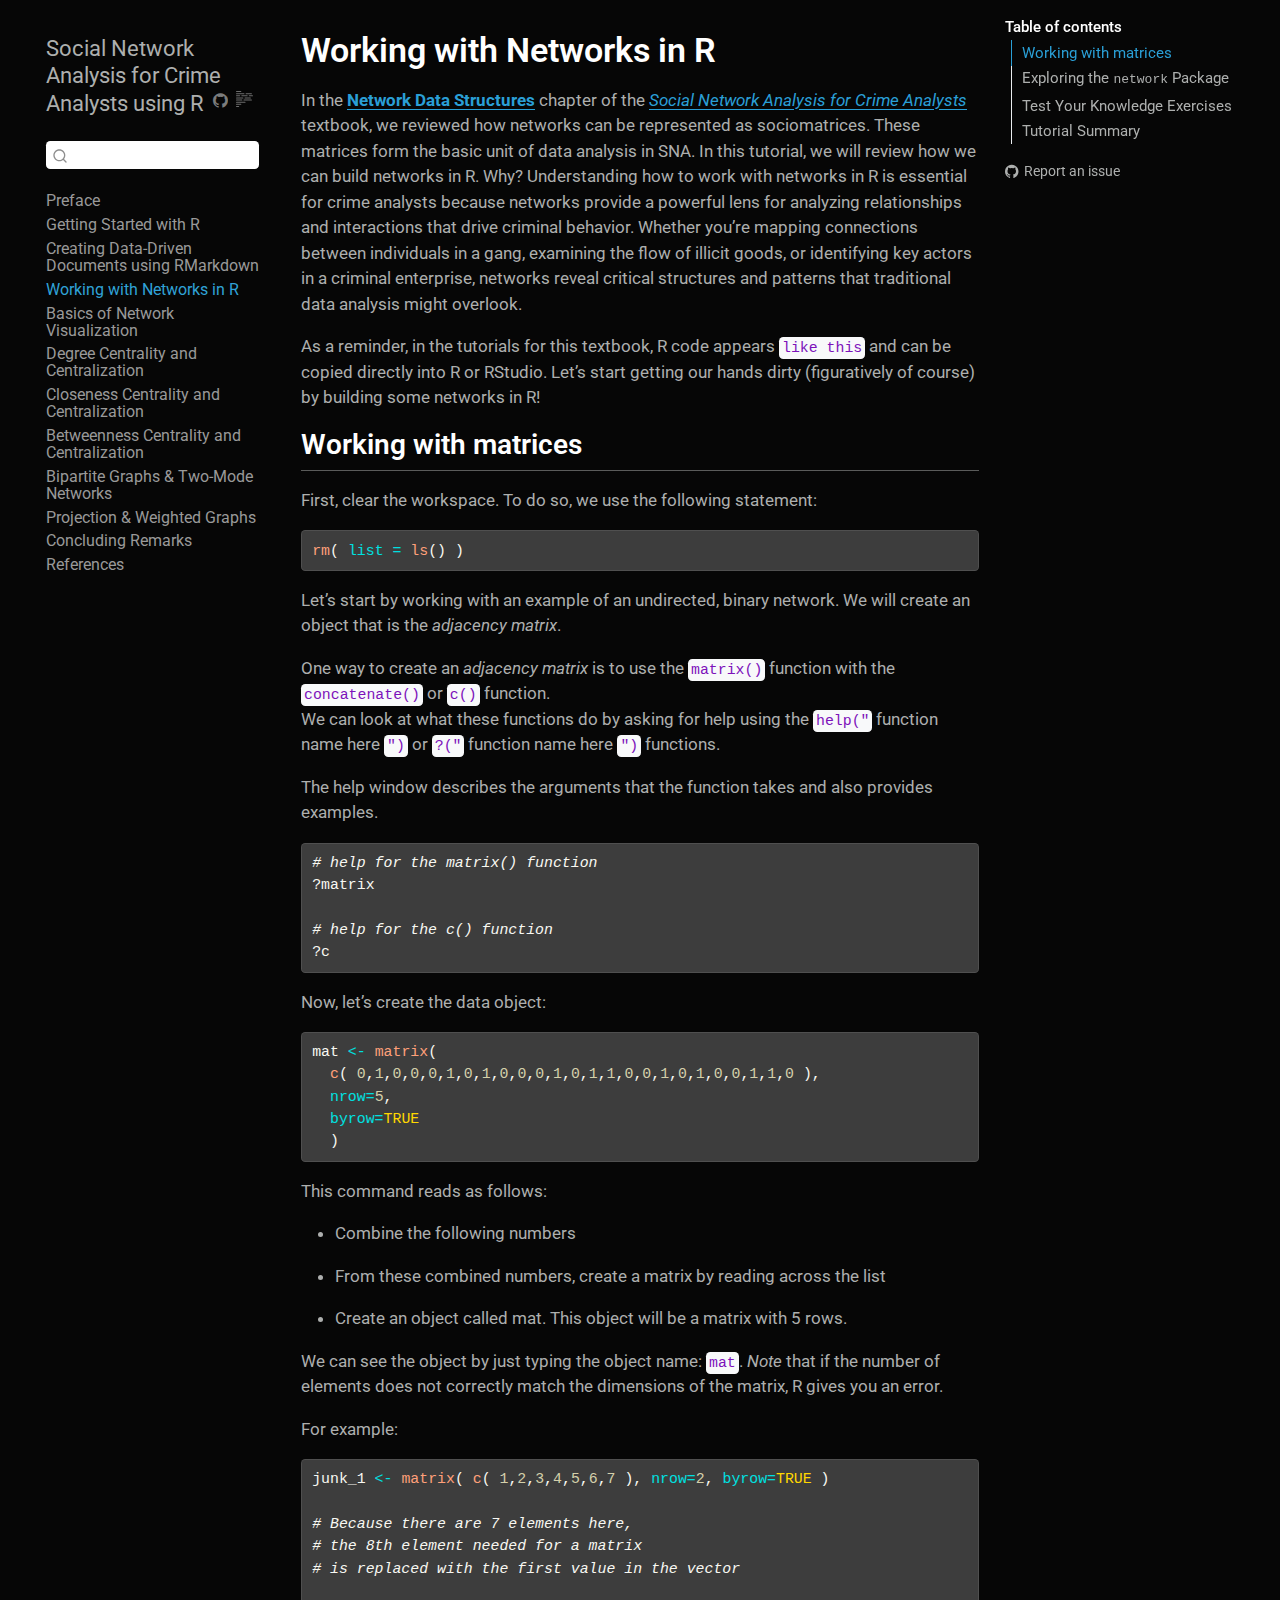
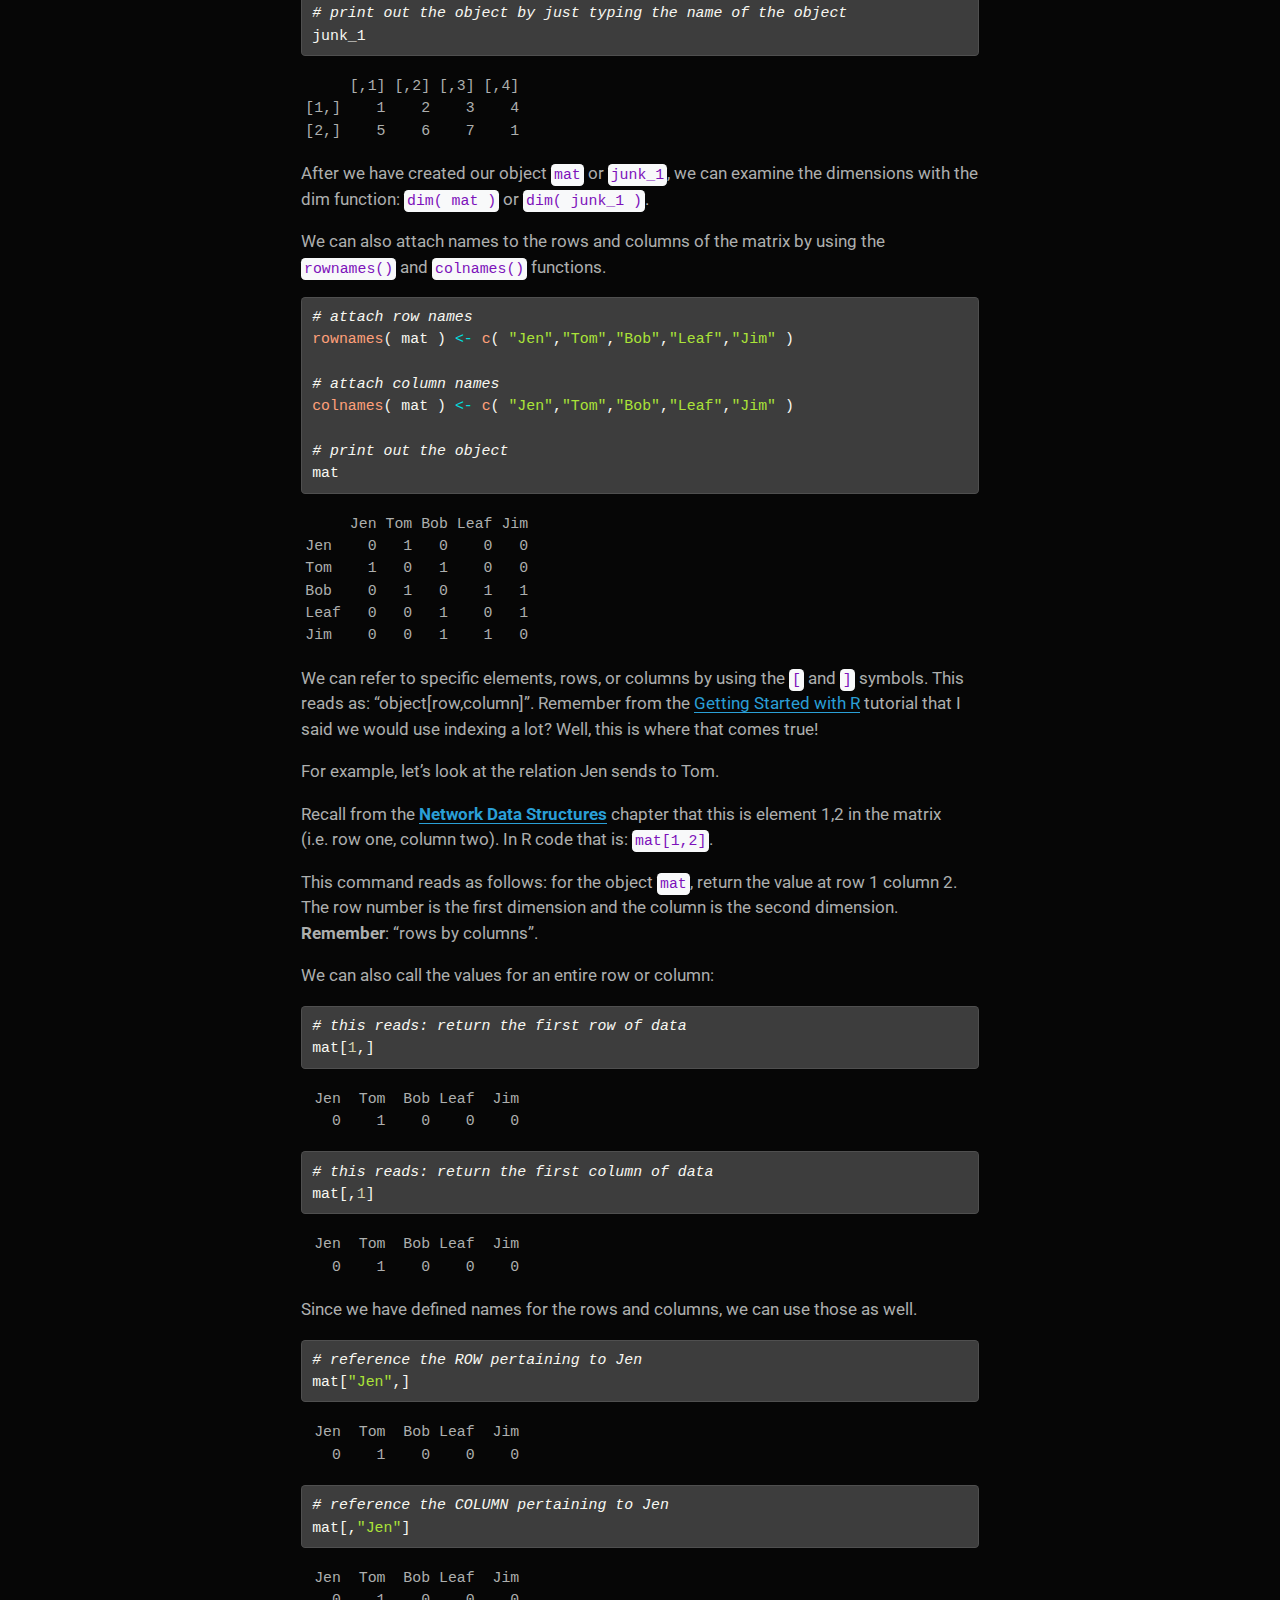
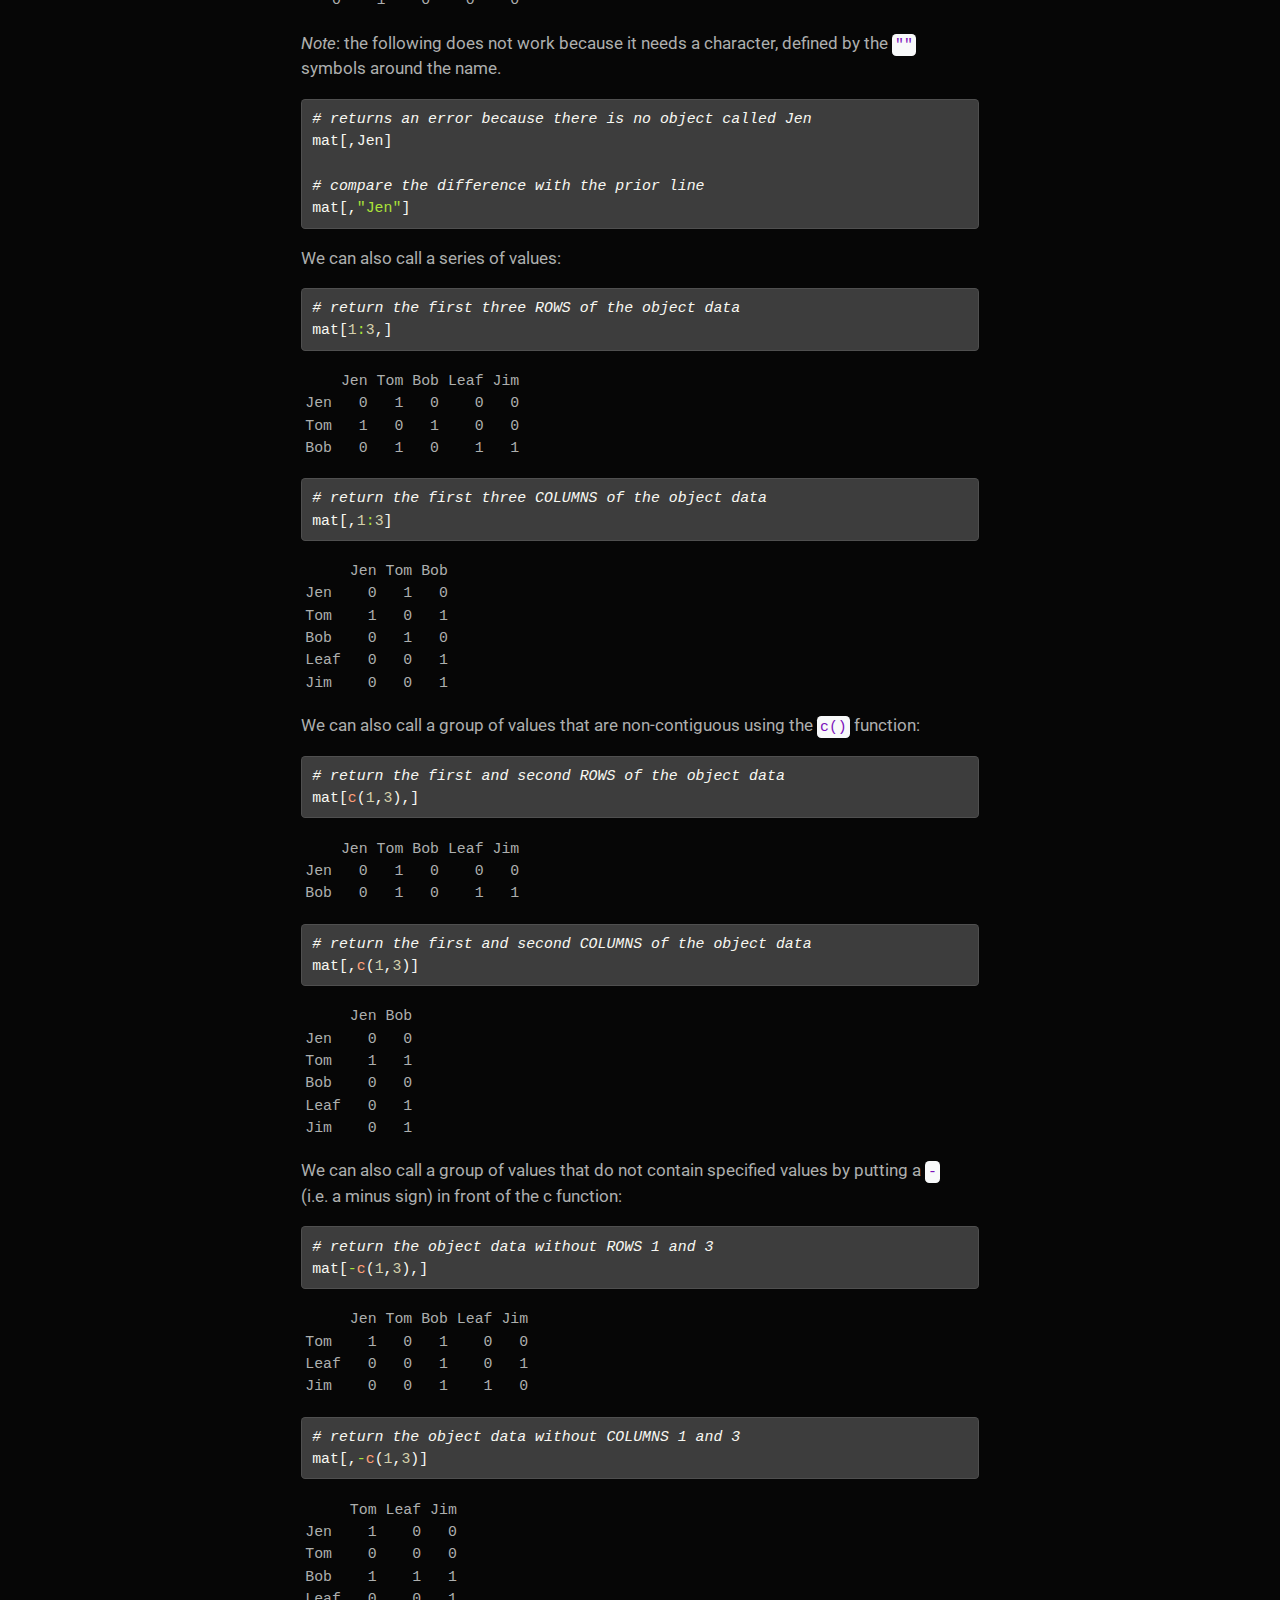
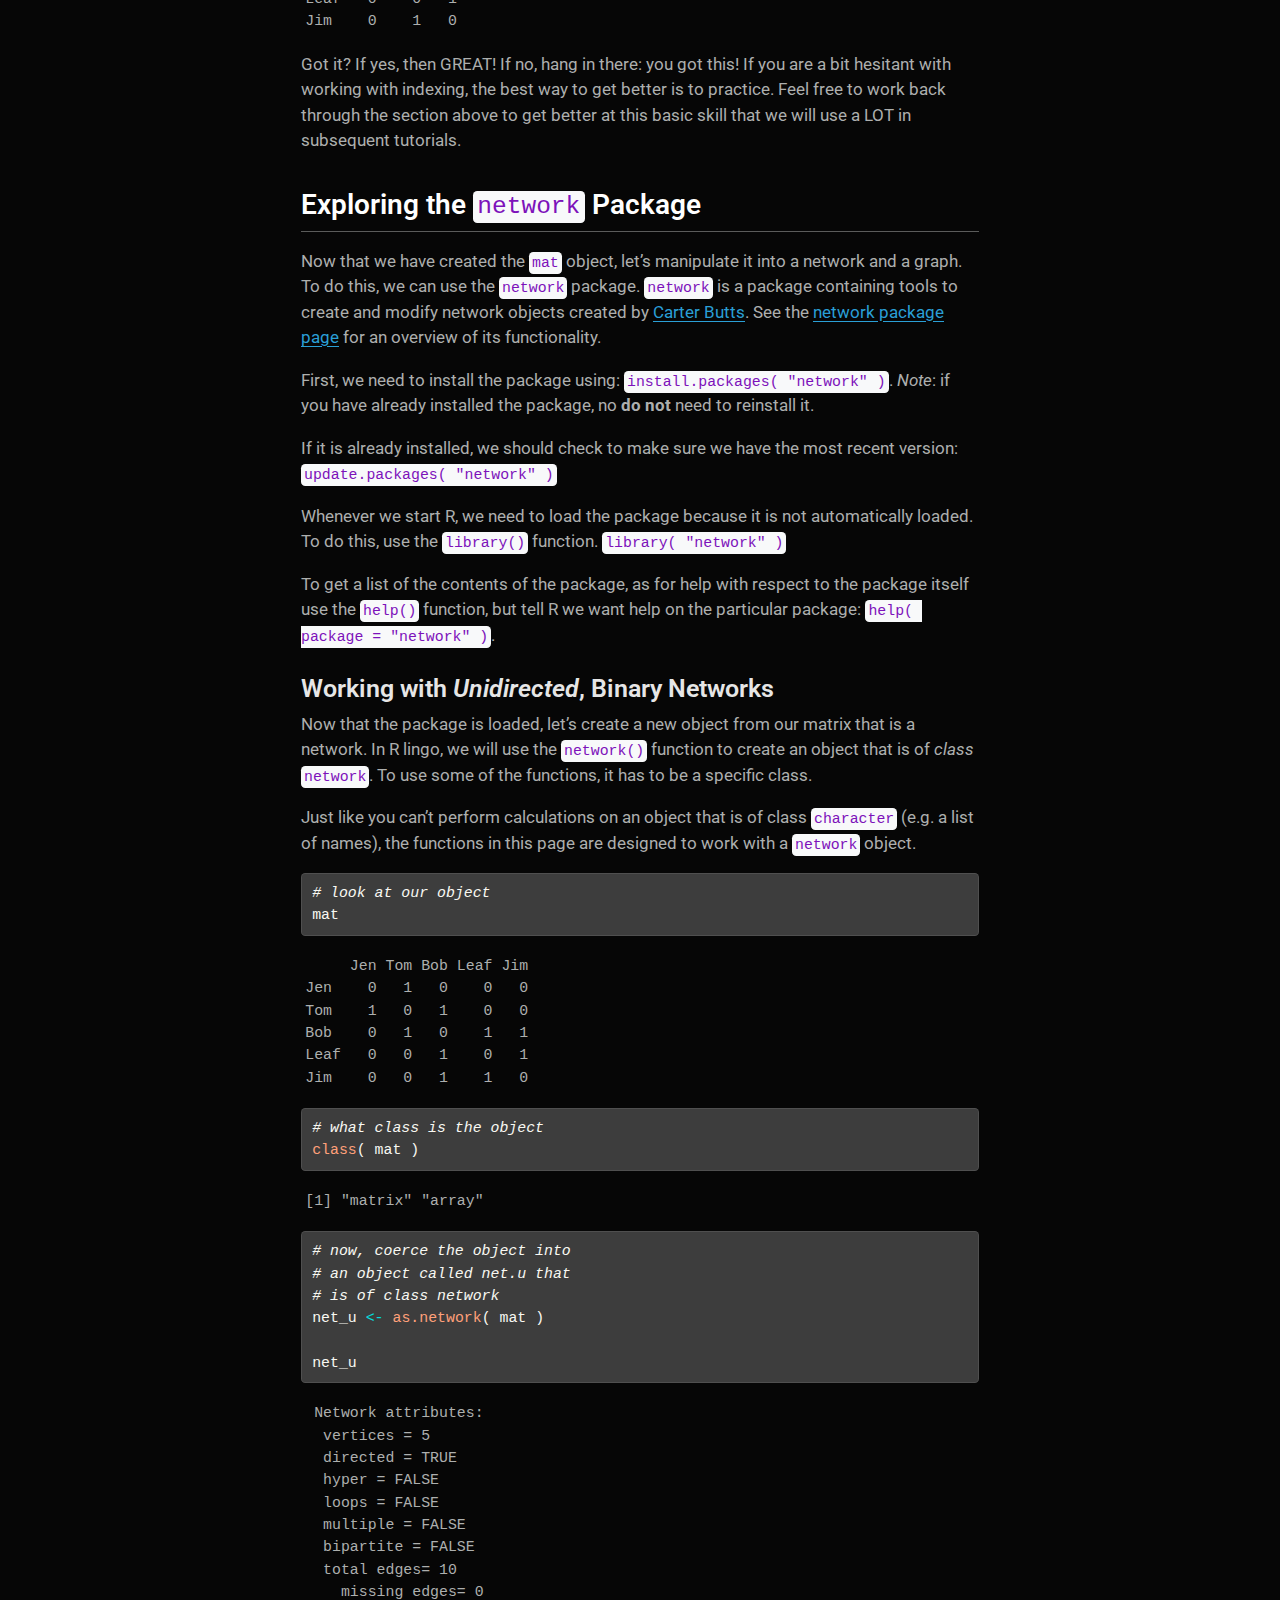
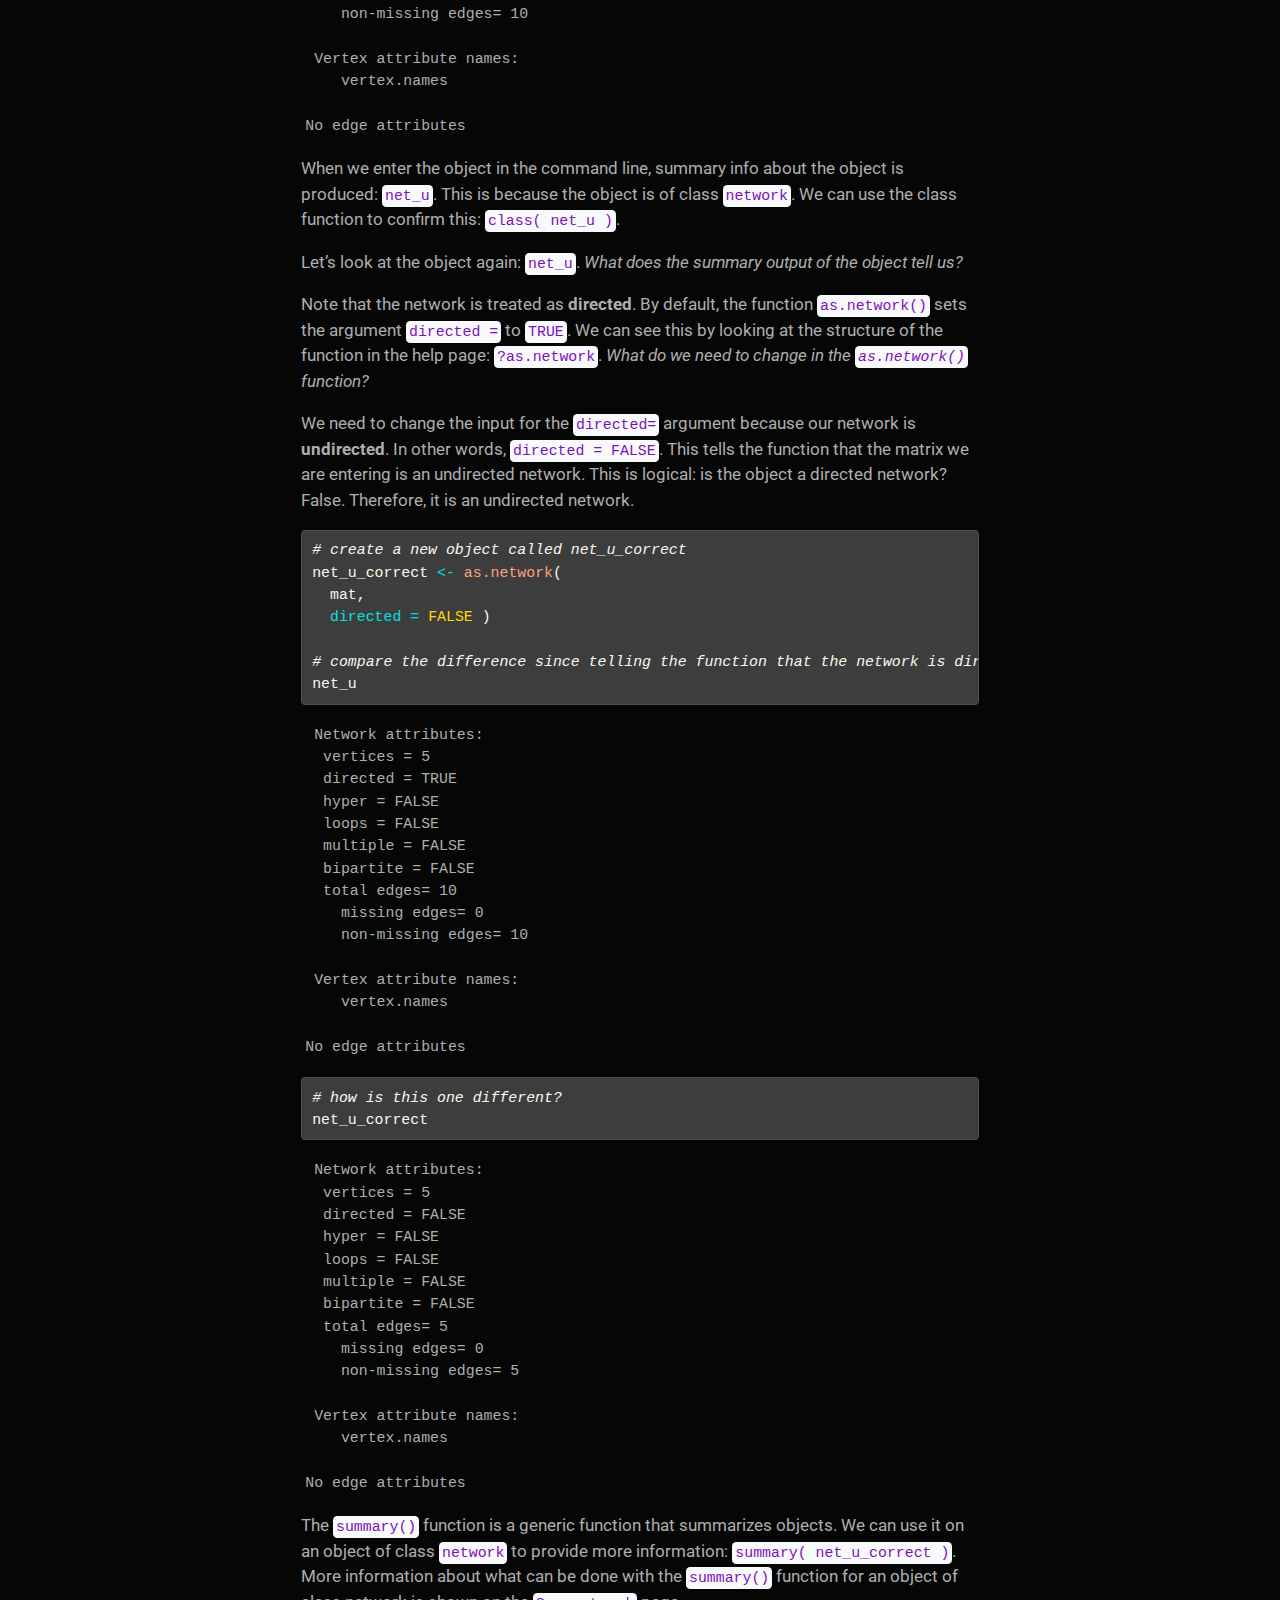
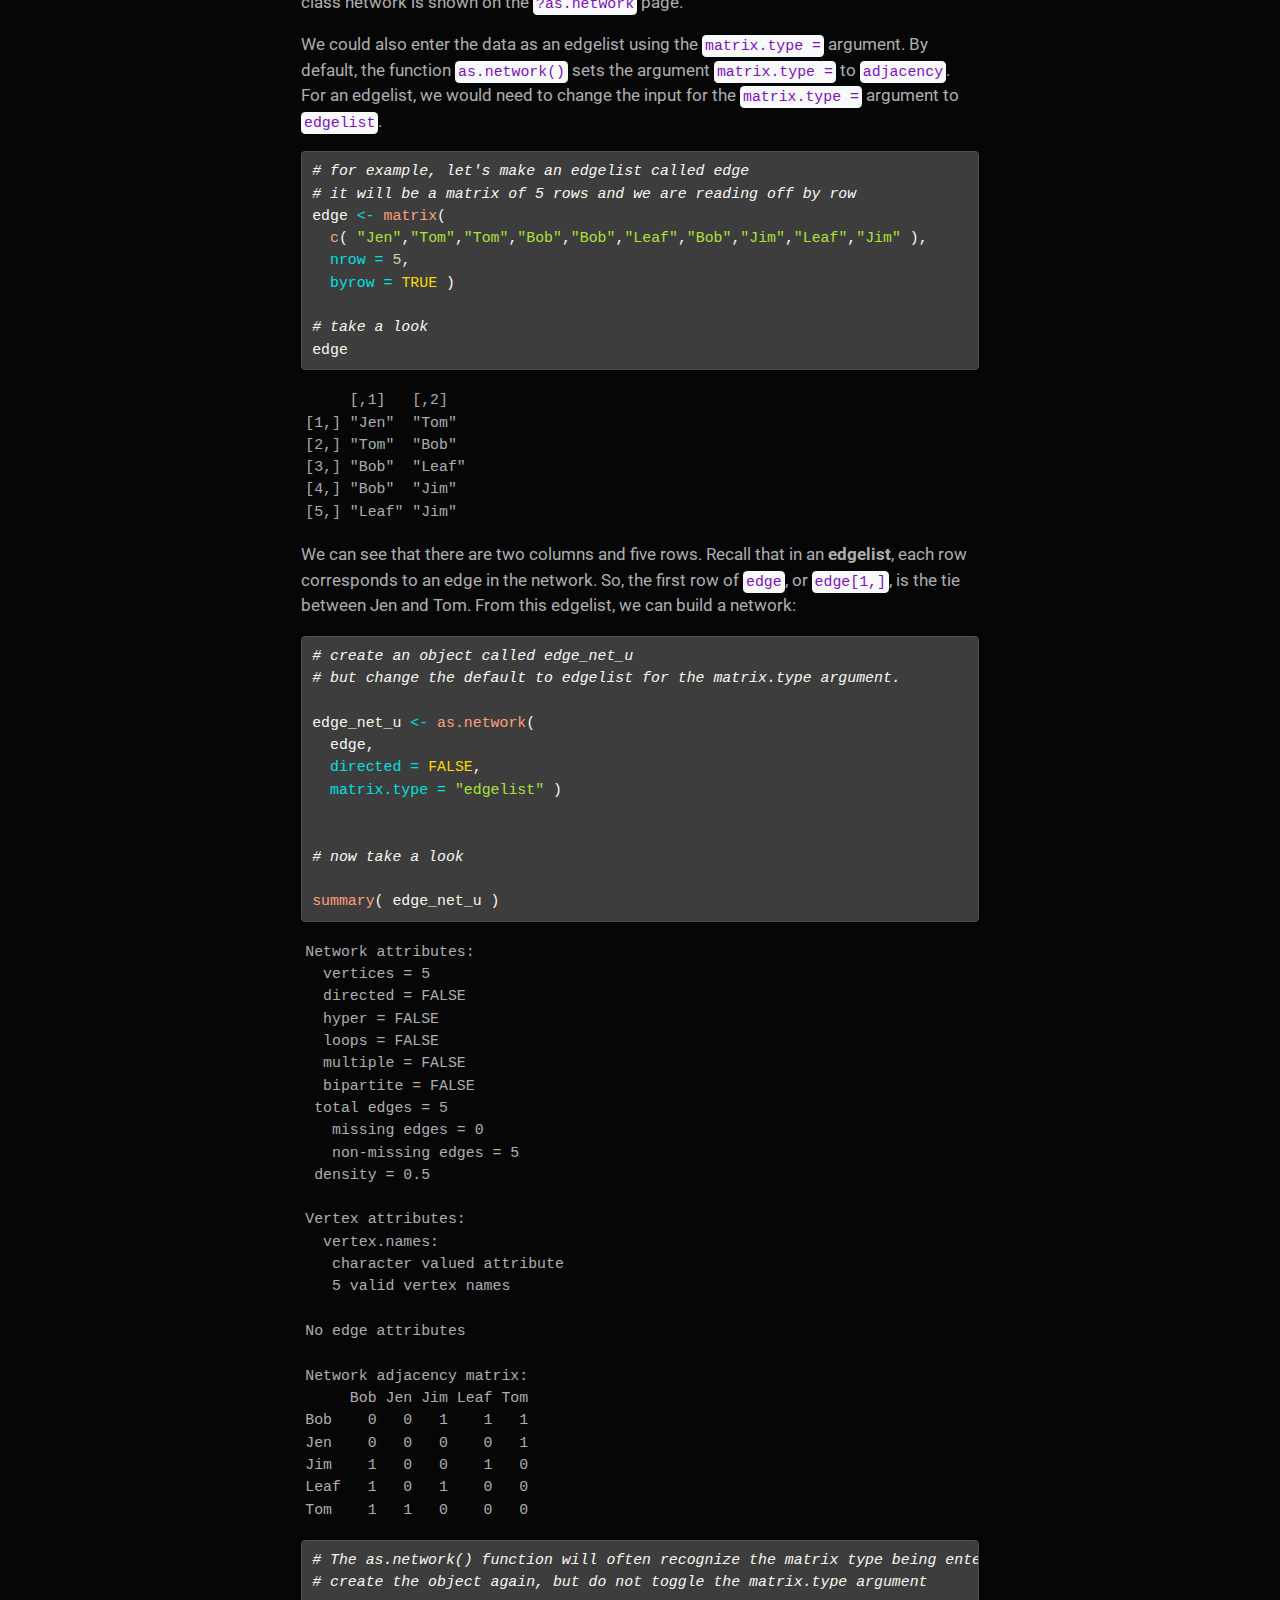
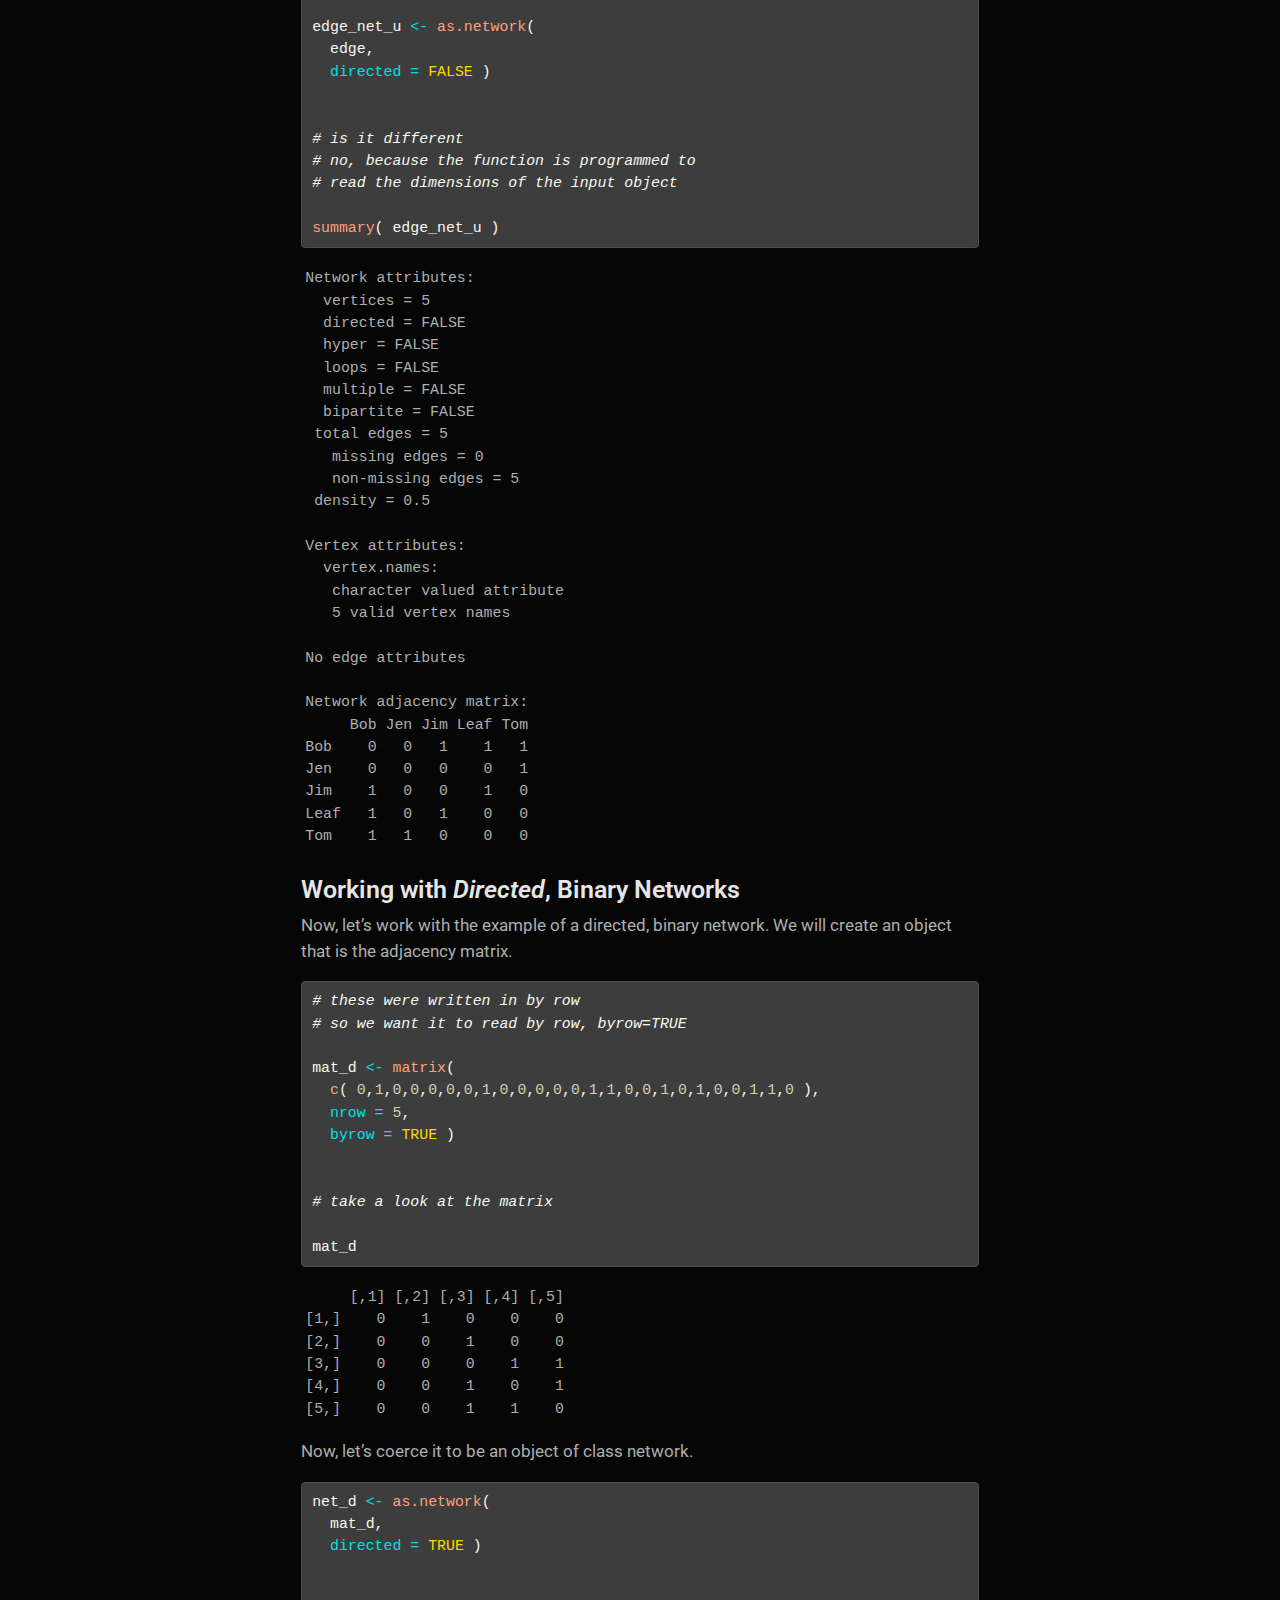
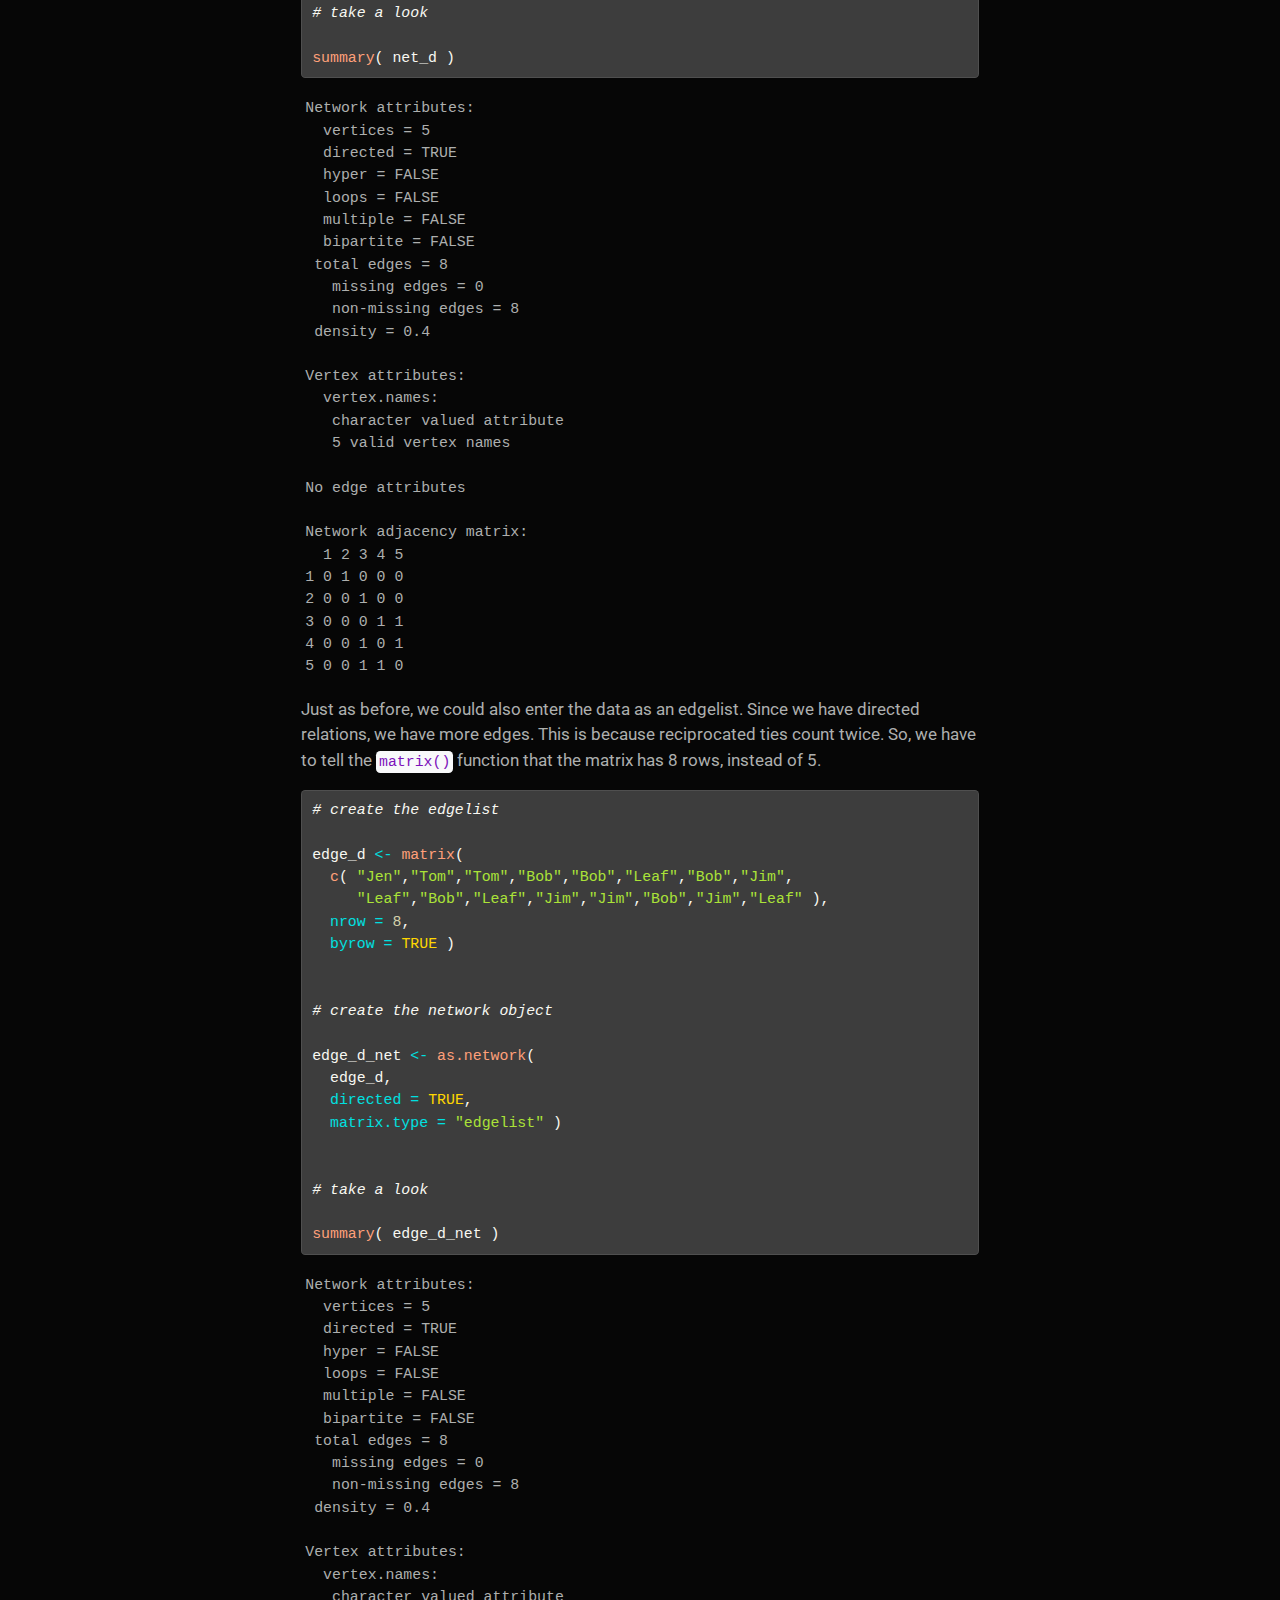
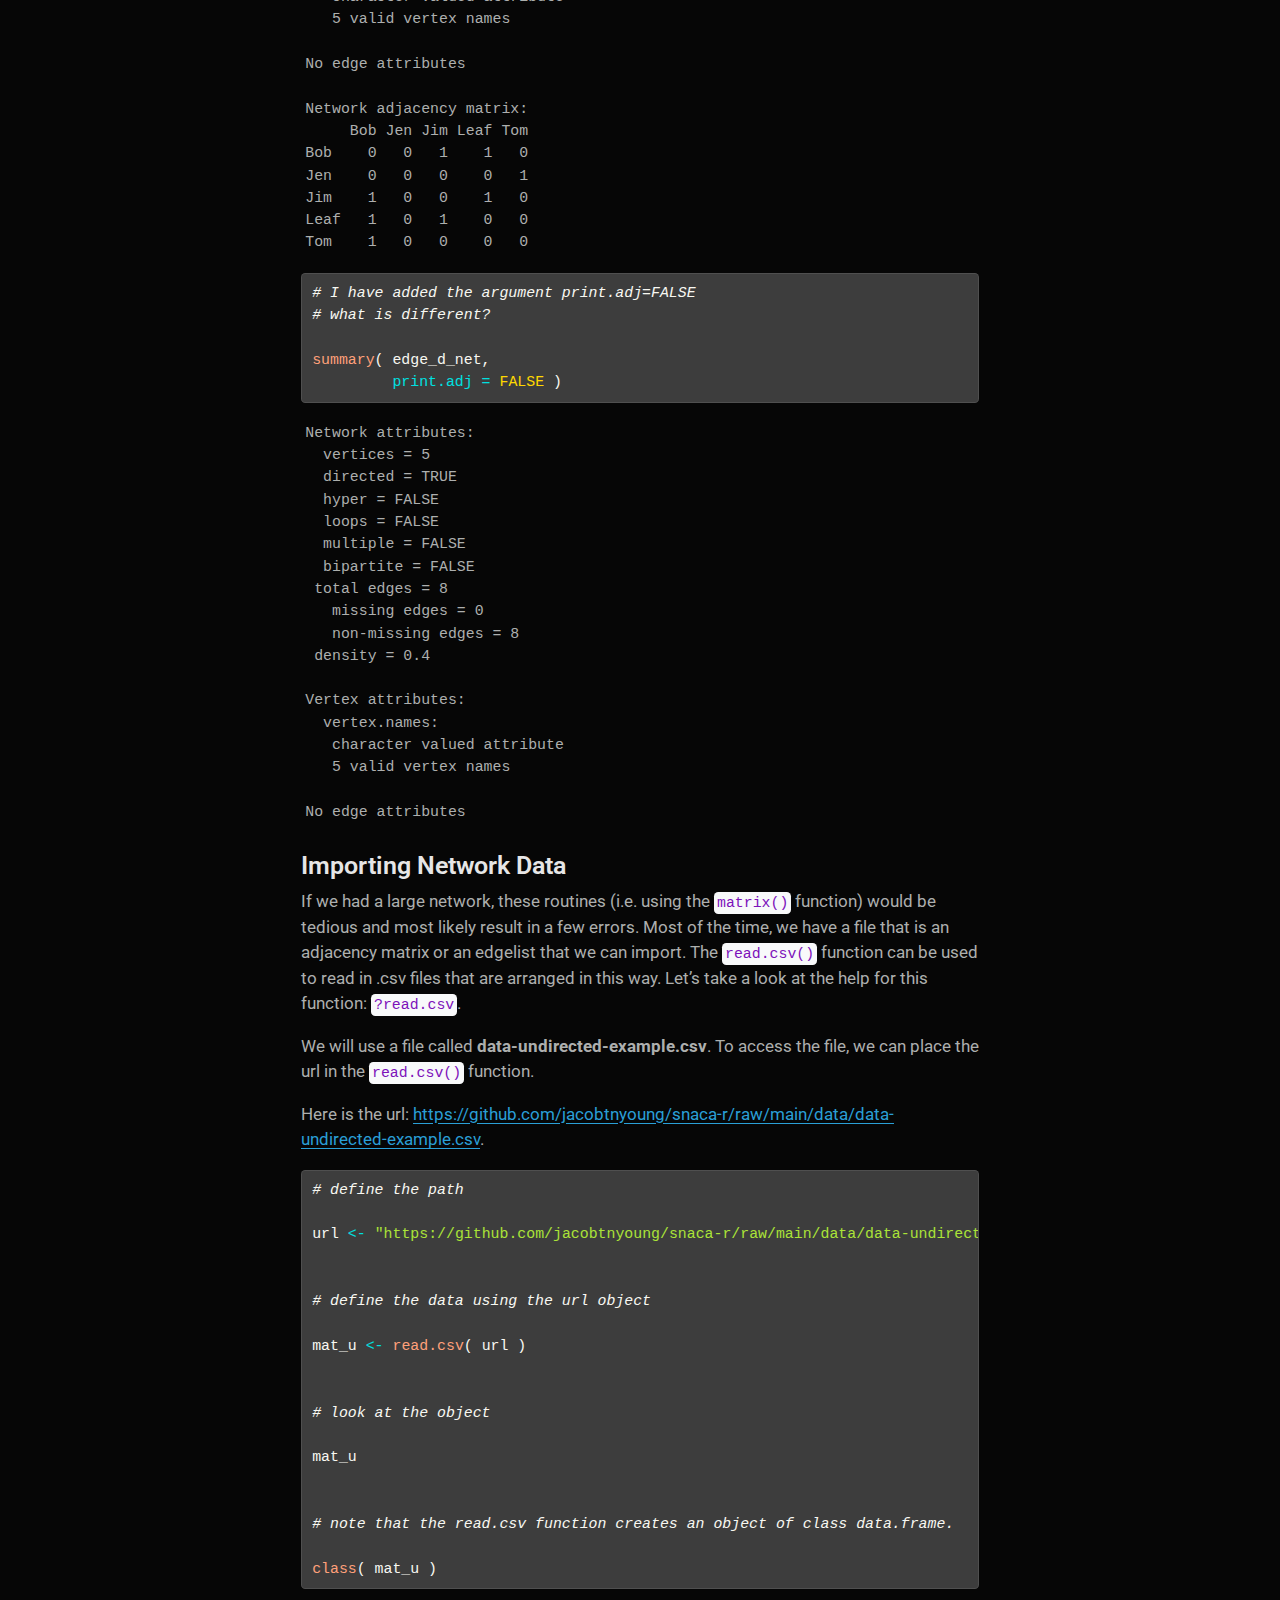
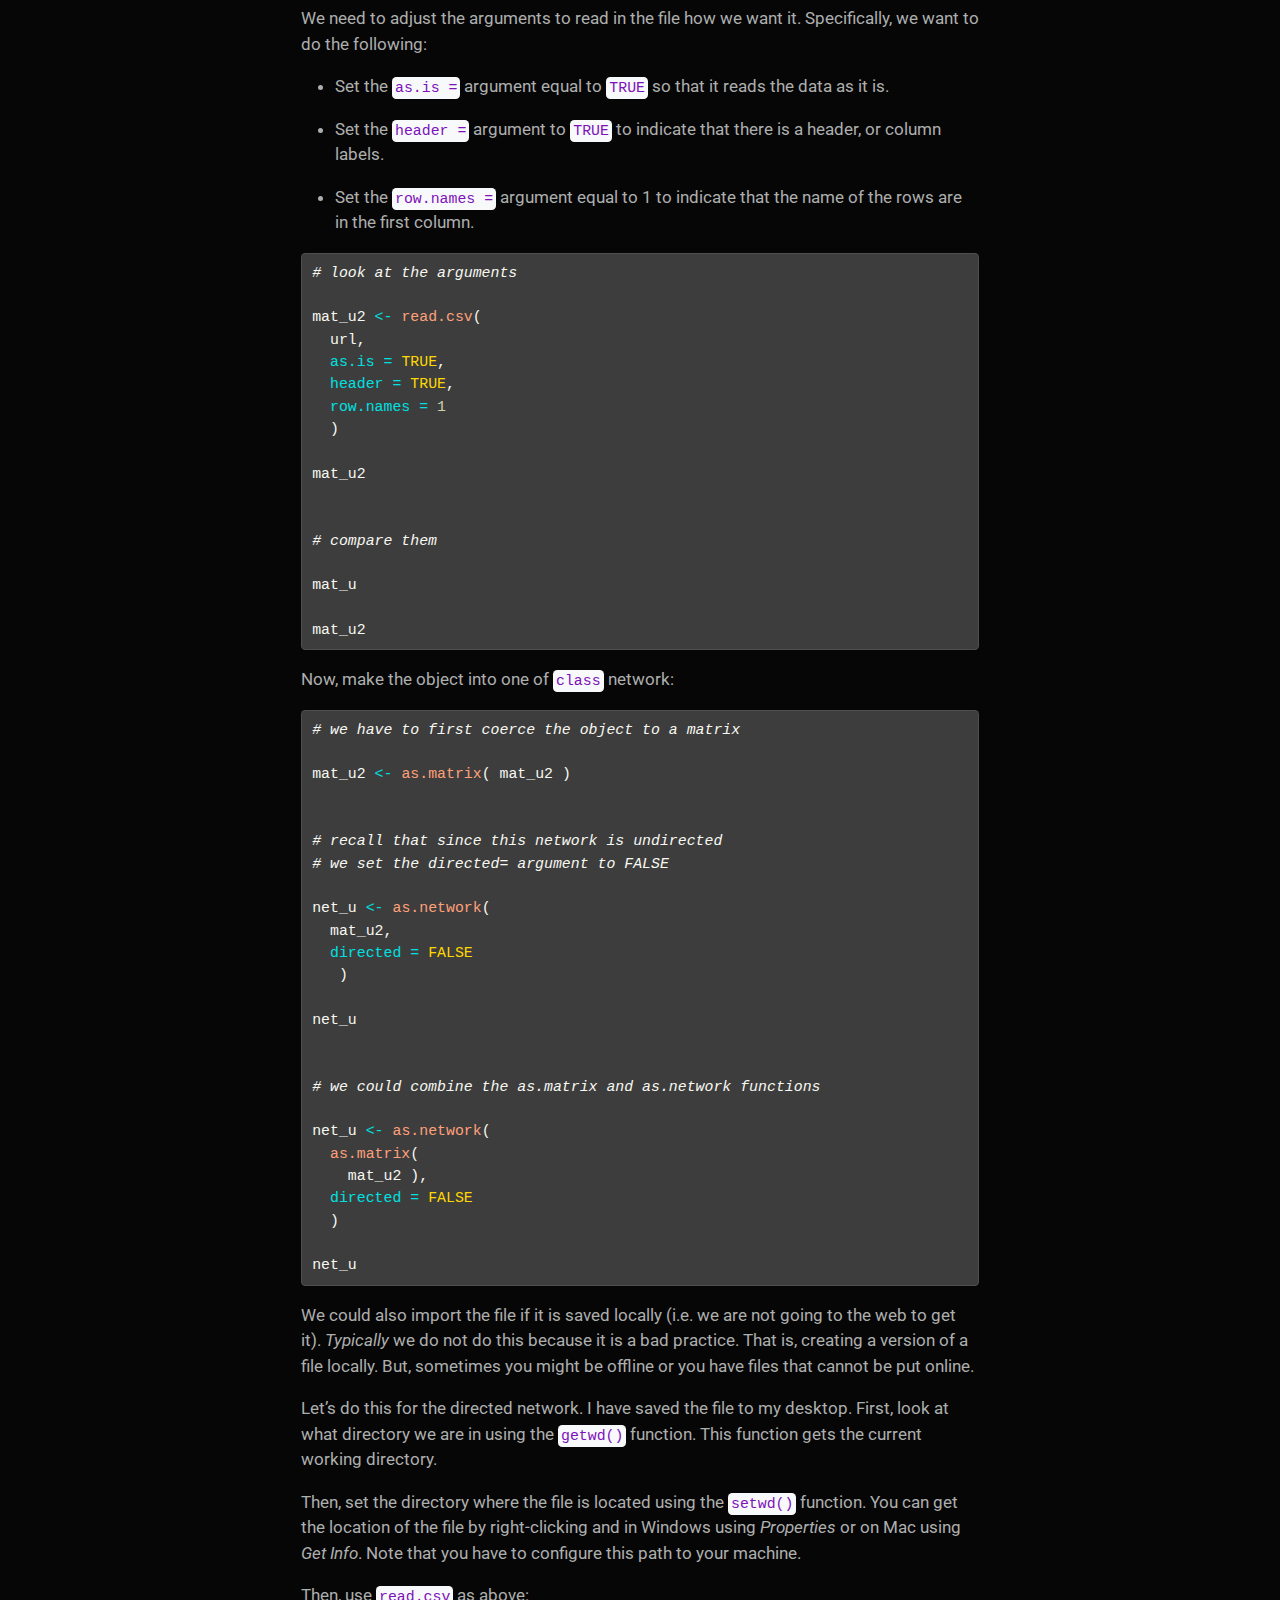
<file: docs/snaca-r-network-data.html>
<!DOCTYPE html>
<html xmlns="http://www.w3.org/1999/xhtml" lang="en" xml:lang="en"><head>

<meta charset="utf-8">
<meta name="generator" content="quarto-1.6.42">

<meta name="viewport" content="width=device-width, initial-scale=1.0, user-scalable=yes">

<meta name="author" content="Jacob T.N. Young">

<title>Working with Networks in R – Social Network Analysis for Crime Analysts using R</title>
<style>
code{white-space: pre-wrap;}
span.smallcaps{font-variant: small-caps;}
div.columns{display: flex; gap: min(4vw, 1.5em);}
div.column{flex: auto; overflow-x: auto;}
div.hanging-indent{margin-left: 1.5em; text-indent: -1.5em;}
ul.task-list{list-style: none;}
ul.task-list li input[type="checkbox"] {
  width: 0.8em;
  margin: 0 0.8em 0.2em -1em; /* quarto-specific, see https://github.com/quarto-dev/quarto-cli/issues/4556 */ 
  vertical-align: middle;
}
/* CSS for syntax highlighting */
pre > code.sourceCode { white-space: pre; position: relative; }
pre > code.sourceCode > span { line-height: 1.25; }
pre > code.sourceCode > span:empty { height: 1.2em; }
.sourceCode { overflow: visible; }
code.sourceCode > span { color: inherit; text-decoration: inherit; }
div.sourceCode { margin: 1em 0; }
pre.sourceCode { margin: 0; }
@media screen {
div.sourceCode { overflow: auto; }
}
@media print {
pre > code.sourceCode { white-space: pre-wrap; }
pre > code.sourceCode > span { display: inline-block; text-indent: -5em; padding-left: 5em; }
}
pre.numberSource code
  { counter-reset: source-line 0; }
pre.numberSource code > span
  { position: relative; left: -4em; counter-increment: source-line; }
pre.numberSource code > span > a:first-child::before
  { content: counter(source-line);
    position: relative; left: -1em; text-align: right; vertical-align: baseline;
    border: none; display: inline-block;
    -webkit-touch-callout: none; -webkit-user-select: none;
    -khtml-user-select: none; -moz-user-select: none;
    -ms-user-select: none; user-select: none;
    padding: 0 4px; width: 4em;
  }
pre.numberSource { margin-left: 3em;  padding-left: 4px; }
div.sourceCode
  {   }
@media screen {
pre > code.sourceCode > span > a:first-child::before { text-decoration: underline; }
}
</style>


<script src="site_libs/quarto-nav/quarto-nav.js"></script>
<script src="site_libs/quarto-nav/headroom.min.js"></script>
<script src="site_libs/clipboard/clipboard.min.js"></script>
<script src="site_libs/quarto-search/autocomplete.umd.js"></script>
<script src="site_libs/quarto-search/fuse.min.js"></script>
<script src="site_libs/quarto-search/quarto-search.js"></script>
<meta name="quarto:offset" content="./">
<link href="./snaca-r-visualization.html" rel="next">
<link href="./snaca-r-rmarkdown.html" rel="prev">
<script src="site_libs/quarto-html/quarto.js"></script>
<script src="site_libs/quarto-html/popper.min.js"></script>
<script src="site_libs/quarto-html/tippy.umd.min.js"></script>
<script src="site_libs/quarto-html/anchor.min.js"></script>
<link href="site_libs/quarto-html/tippy.css" rel="stylesheet">
<link href="site_libs/quarto-html/quarto-syntax-highlighting-dark-b53751a350365c71b6c909e95f209ed1.css" rel="stylesheet" id="quarto-text-highlighting-styles">
<script src="site_libs/bootstrap/bootstrap.min.js"></script>
<link href="site_libs/bootstrap/bootstrap-icons.css" rel="stylesheet">
<link href="site_libs/bootstrap/bootstrap-2f1eedcdc4a26de47f540ccff617b983.min.css" rel="stylesheet" append-hash="true" id="quarto-bootstrap" data-mode="dark">
<script id="quarto-search-options" type="application/json">{
  "location": "sidebar",
  "copy-button": false,
  "collapse-after": 3,
  "panel-placement": "start",
  "type": "textbox",
  "limit": 50,
  "keyboard-shortcut": [
    "f",
    "/",
    "s"
  ],
  "show-item-context": false,
  "language": {
    "search-no-results-text": "No results",
    "search-matching-documents-text": "matching documents",
    "search-copy-link-title": "Copy link to search",
    "search-hide-matches-text": "Hide additional matches",
    "search-more-match-text": "more match in this document",
    "search-more-matches-text": "more matches in this document",
    "search-clear-button-title": "Clear",
    "search-text-placeholder": "",
    "search-detached-cancel-button-title": "Cancel",
    "search-submit-button-title": "Submit",
    "search-label": "Search"
  }
}</script>


</head>

<body class="nav-sidebar floating">

<div id="quarto-search-results"></div>
  <header id="quarto-header" class="headroom fixed-top">
  <nav class="quarto-secondary-nav">
    <div class="container-fluid d-flex">
      <button type="button" class="quarto-btn-toggle btn" data-bs-toggle="collapse" role="button" data-bs-target=".quarto-sidebar-collapse-item" aria-controls="quarto-sidebar" aria-expanded="false" aria-label="Toggle sidebar navigation" onclick="if (window.quartoToggleHeadroom) { window.quartoToggleHeadroom(); }">
        <i class="bi bi-layout-text-sidebar-reverse"></i>
      </button>
        <nav class="quarto-page-breadcrumbs" aria-label="breadcrumb"><ol class="breadcrumb"><li class="breadcrumb-item"><a href="./snaca-r-network-data.html">Working with Networks in R</a></li></ol></nav>
        <a class="flex-grow-1" role="navigation" data-bs-toggle="collapse" data-bs-target=".quarto-sidebar-collapse-item" aria-controls="quarto-sidebar" aria-expanded="false" aria-label="Toggle sidebar navigation" onclick="if (window.quartoToggleHeadroom) { window.quartoToggleHeadroom(); }">      
        </a>
      <button type="button" class="btn quarto-search-button" aria-label="Search" onclick="window.quartoOpenSearch();">
        <i class="bi bi-search"></i>
      </button>
    </div>
  </nav>
</header>
<!-- content -->
<div id="quarto-content" class="quarto-container page-columns page-rows-contents page-layout-article">
<!-- sidebar -->
  <nav id="quarto-sidebar" class="sidebar collapse collapse-horizontal quarto-sidebar-collapse-item sidebar-navigation floating overflow-auto">
    <div class="pt-lg-2 mt-2 text-left sidebar-header">
    <div class="sidebar-title mb-0 py-0">
      <a href="./">Social Network Analysis for Crime Analysts using R</a> 
        <div class="sidebar-tools-main">
    <a href="https://github.com/jacobtnyoung/snaca-r" title="Source Code" class="quarto-navigation-tool px-1" aria-label="Source Code"><i class="bi bi-github"></i></a>
  <a href="" class="quarto-reader-toggle quarto-navigation-tool px-1" onclick="window.quartoToggleReader(); return false;" title="Toggle reader mode">
  <div class="quarto-reader-toggle-btn">
  <i class="bi"></i>
  </div>
</a>
</div>
    </div>
      </div>
        <div class="mt-2 flex-shrink-0 align-items-center">
        <div class="sidebar-search">
        <div id="quarto-search" class="" title="Search"></div>
        </div>
        </div>
    <div class="sidebar-menu-container"> 
    <ul class="list-unstyled mt-1">
        <li class="sidebar-item">
  <div class="sidebar-item-container"> 
  <a href="./index.html" class="sidebar-item-text sidebar-link">
 <span class="menu-text">Preface</span></a>
  </div>
</li>
        <li class="sidebar-item">
  <div class="sidebar-item-container"> 
  <a href="./snaca-r-intro-to-r.html" class="sidebar-item-text sidebar-link">
 <span class="menu-text">Getting Started with R</span></a>
  </div>
</li>
        <li class="sidebar-item">
  <div class="sidebar-item-container"> 
  <a href="./snaca-r-rmarkdown.html" class="sidebar-item-text sidebar-link">
 <span class="menu-text">Creating Data-Driven Documents using RMarkdown</span></a>
  </div>
</li>
        <li class="sidebar-item">
  <div class="sidebar-item-container"> 
  <a href="./snaca-r-network-data.html" class="sidebar-item-text sidebar-link active">
 <span class="menu-text">Working with Networks in R</span></a>
  </div>
</li>
        <li class="sidebar-item">
  <div class="sidebar-item-container"> 
  <a href="./snaca-r-visualization.html" class="sidebar-item-text sidebar-link">
 <span class="menu-text">Basics of Network Visualization</span></a>
  </div>
</li>
        <li class="sidebar-item">
  <div class="sidebar-item-container"> 
  <a href="./snaca-r-degree-centrality.html" class="sidebar-item-text sidebar-link">
 <span class="menu-text">Degree Centrality and Centralization</span></a>
  </div>
</li>
        <li class="sidebar-item">
  <div class="sidebar-item-container"> 
  <a href="./snaca-r-closeness-centrality.html" class="sidebar-item-text sidebar-link">
 <span class="menu-text">Closeness Centrality and Centralization</span></a>
  </div>
</li>
        <li class="sidebar-item">
  <div class="sidebar-item-container"> 
  <a href="./snaca-r-betweenness-centrality.html" class="sidebar-item-text sidebar-link">
 <span class="menu-text">Betweenness Centrality and Centralization</span></a>
  </div>
</li>
        <li class="sidebar-item">
  <div class="sidebar-item-container"> 
  <a href="./snaca-r-bipartite.html" class="sidebar-item-text sidebar-link">
 <span class="menu-text">Bipartite Graphs &amp; Two-Mode Networks</span></a>
  </div>
</li>
        <li class="sidebar-item">
  <div class="sidebar-item-container"> 
  <a href="./snaca-r-projection.html" class="sidebar-item-text sidebar-link">
 <span class="menu-text">Projection &amp; Weighted Graphs</span></a>
  </div>
</li>
        <li class="sidebar-item">
  <div class="sidebar-item-container"> 
  <a href="./snaca-r-conclusion.html" class="sidebar-item-text sidebar-link">
 <span class="menu-text">Concluding Remarks</span></a>
  </div>
</li>
        <li class="sidebar-item">
  <div class="sidebar-item-container"> 
  <a href="./references.html" class="sidebar-item-text sidebar-link">
 <span class="menu-text">References</span></a>
  </div>
</li>
    </ul>
    </div>
</nav>
<div id="quarto-sidebar-glass" class="quarto-sidebar-collapse-item" data-bs-toggle="collapse" data-bs-target=".quarto-sidebar-collapse-item"></div>
<!-- margin-sidebar -->
    <div id="quarto-margin-sidebar" class="sidebar margin-sidebar">
        <nav id="TOC" role="doc-toc" class="toc-active">
    <h2 id="toc-title">Table of contents</h2>
   
  <ul>
  <li><a href="#working-with-matrices" id="toc-working-with-matrices" class="nav-link active" data-scroll-target="#working-with-matrices">Working with matrices</a></li>
  <li><a href="#exploring-the-network-package" id="toc-exploring-the-network-package" class="nav-link" data-scroll-target="#exploring-the-network-package">Exploring the <code>network</code> Package</a>
  <ul class="collapse">
  <li><a href="#working-with-unidirected-binary-networks" id="toc-working-with-unidirected-binary-networks" class="nav-link" data-scroll-target="#working-with-unidirected-binary-networks">Working with <em>Unidirected</em>, Binary Networks</a></li>
  <li><a href="#working-with-directed-binary-networks" id="toc-working-with-directed-binary-networks" class="nav-link" data-scroll-target="#working-with-directed-binary-networks">Working with <em>Directed</em>, Binary Networks</a></li>
  <li><a href="#importing-network-data" id="toc-importing-network-data" class="nav-link" data-scroll-target="#importing-network-data">Importing Network Data</a></li>
  <li><a href="#calling-network-data-in-snacpack" id="toc-calling-network-data-in-snacpack" class="nav-link" data-scroll-target="#calling-network-data-in-snacpack">Calling Network Data in <strong>SNACpack</strong></a></li>
  </ul></li>
  <li><a href="#test-your-knowledge-exercises" id="toc-test-your-knowledge-exercises" class="nav-link" data-scroll-target="#test-your-knowledge-exercises">Test Your Knowledge Exercises</a></li>
  <li><a href="#tutorial-summary" id="toc-tutorial-summary" class="nav-link" data-scroll-target="#tutorial-summary">Tutorial Summary</a></li>
  </ul>
<div class="toc-actions"><ul><li><a href="https://github.com/jacobtnyoung/snaca-r/issues/new" class="toc-action"><i class="bi bi-github"></i>Report an issue</a></li></ul></div></nav>
    </div>
<!-- main -->
<main class="content" id="quarto-document-content">

<header id="title-block-header" class="quarto-title-block default">
<div class="quarto-title">
<h1 class="title">Working with Networks in R</h1>
</div>



<div class="quarto-title-meta">

    
  
    
  </div>
  


</header>


<p>In the <a href="https://jacobtnyoung.github.io/snaca-textbook/snaca-net-data-structures.html"><strong>Network Data Structures</strong></a> chapter of the <a href="https://jacobtnyoung.github.io/snaca-textbook/"><em>Social Network Analysis for Crime Analysts</em></a> textbook, we reviewed how networks can be represented as sociomatrices. These matrices form the basic unit of data analysis in SNA. In this tutorial, we will review how we can build networks in R. Why? Understanding how to work with networks in R is essential for crime analysts because networks provide a powerful lens for analyzing relationships and interactions that drive criminal behavior. Whether you’re mapping connections between individuals in a gang, examining the flow of illicit goods, or identifying key actors in a criminal enterprise, networks reveal critical structures and patterns that traditional data analysis might overlook.</p>
<p>As a reminder, in the tutorials for this textbook, R code appears <code>like this</code> and can be copied directly into R or RStudio. Let’s start getting our hands dirty (figuratively of course) by building some networks in R!</p>
<section id="working-with-matrices" class="level2">
<h2 class="anchored" data-anchor-id="working-with-matrices">Working with matrices</h2>
<p>First, clear the workspace. To do so, we use the following statement:</p>
<div class="cell" data-layout-align="center">
<div class="sourceCode cell-code" id="cb1"><pre class="sourceCode r code-with-copy"><code class="sourceCode r"><span id="cb1-1"><a href="#cb1-1" aria-hidden="true" tabindex="-1"></a><span class="fu">rm</span>( <span class="at">list =</span> <span class="fu">ls</span>() )</span></code><button title="Copy to Clipboard" class="code-copy-button"><i class="bi"></i></button></pre></div>
</div>
<p>Let’s start by working with an example of an undirected, binary network. We will create an object that is the <em>adjacency matrix</em>.</p>
<p>One way to create an <em>adjacency matrix</em> is to use the <code>matrix()</code> function with the <code>concatenate()</code> or <code>c()</code> function.<br>
We can look at what these functions do by asking for help using the <code>help("</code> function name here <code>")</code> or <code>?("</code> function name here <code>")</code> functions.</p>
<p>The help window describes the arguments that the function takes and also provides examples.</p>
<div class="cell" data-layout-align="center">
<div class="sourceCode cell-code" id="cb2"><pre class="sourceCode r code-with-copy"><code class="sourceCode r"><span id="cb2-1"><a href="#cb2-1" aria-hidden="true" tabindex="-1"></a><span class="co"># help for the matrix() function</span></span>
<span id="cb2-2"><a href="#cb2-2" aria-hidden="true" tabindex="-1"></a>?matrix</span>
<span id="cb2-3"><a href="#cb2-3" aria-hidden="true" tabindex="-1"></a></span>
<span id="cb2-4"><a href="#cb2-4" aria-hidden="true" tabindex="-1"></a><span class="co"># help for the c() function</span></span>
<span id="cb2-5"><a href="#cb2-5" aria-hidden="true" tabindex="-1"></a>?c</span></code><button title="Copy to Clipboard" class="code-copy-button"><i class="bi"></i></button></pre></div>
</div>
<p>Now, let’s create the data object:</p>
<div class="cell" data-layout-align="center">
<div class="sourceCode cell-code" id="cb3"><pre class="sourceCode r code-with-copy"><code class="sourceCode r"><span id="cb3-1"><a href="#cb3-1" aria-hidden="true" tabindex="-1"></a>mat <span class="ot">&lt;-</span> <span class="fu">matrix</span>(</span>
<span id="cb3-2"><a href="#cb3-2" aria-hidden="true" tabindex="-1"></a>  <span class="fu">c</span>( <span class="dv">0</span>,<span class="dv">1</span>,<span class="dv">0</span>,<span class="dv">0</span>,<span class="dv">0</span>,<span class="dv">1</span>,<span class="dv">0</span>,<span class="dv">1</span>,<span class="dv">0</span>,<span class="dv">0</span>,<span class="dv">0</span>,<span class="dv">1</span>,<span class="dv">0</span>,<span class="dv">1</span>,<span class="dv">1</span>,<span class="dv">0</span>,<span class="dv">0</span>,<span class="dv">1</span>,<span class="dv">0</span>,<span class="dv">1</span>,<span class="dv">0</span>,<span class="dv">0</span>,<span class="dv">1</span>,<span class="dv">1</span>,<span class="dv">0</span> ),</span>
<span id="cb3-3"><a href="#cb3-3" aria-hidden="true" tabindex="-1"></a>  <span class="at">nrow=</span><span class="dv">5</span>,</span>
<span id="cb3-4"><a href="#cb3-4" aria-hidden="true" tabindex="-1"></a>  <span class="at">byrow=</span><span class="cn">TRUE</span></span>
<span id="cb3-5"><a href="#cb3-5" aria-hidden="true" tabindex="-1"></a>  )</span></code><button title="Copy to Clipboard" class="code-copy-button"><i class="bi"></i></button></pre></div>
</div>
<p>This command reads as follows:</p>
<ul>
<li><p>Combine the following numbers</p></li>
<li><p>From these combined numbers, create a matrix by reading across the list</p></li>
<li><p>Create an object called mat. This object will be a matrix with 5 rows.</p></li>
</ul>
<p>We can see the object by just typing the object name: <code>mat</code>. <em>Note</em> that if the number of elements does not correctly match the dimensions of the matrix, R gives you an error.</p>
<p>For example:</p>
<div class="cell" data-layout-align="center">
<div class="sourceCode cell-code" id="cb4"><pre class="sourceCode r code-with-copy"><code class="sourceCode r"><span id="cb4-1"><a href="#cb4-1" aria-hidden="true" tabindex="-1"></a>junk_1 <span class="ot">&lt;-</span> <span class="fu">matrix</span>( <span class="fu">c</span>( <span class="dv">1</span>,<span class="dv">2</span>,<span class="dv">3</span>,<span class="dv">4</span>,<span class="dv">5</span>,<span class="dv">6</span>,<span class="dv">7</span> ), <span class="at">nrow=</span><span class="dv">2</span>, <span class="at">byrow=</span><span class="cn">TRUE</span> )  </span>
<span id="cb4-2"><a href="#cb4-2" aria-hidden="true" tabindex="-1"></a></span>
<span id="cb4-3"><a href="#cb4-3" aria-hidden="true" tabindex="-1"></a><span class="co"># Because there are 7 elements here, </span></span>
<span id="cb4-4"><a href="#cb4-4" aria-hidden="true" tabindex="-1"></a><span class="co"># the 8th element needed for a matrix </span></span>
<span id="cb4-5"><a href="#cb4-5" aria-hidden="true" tabindex="-1"></a><span class="co"># is replaced with the first value in the vector</span></span>
<span id="cb4-6"><a href="#cb4-6" aria-hidden="true" tabindex="-1"></a></span>
<span id="cb4-7"><a href="#cb4-7" aria-hidden="true" tabindex="-1"></a><span class="co"># print out the object by just typing the name of the object</span></span>
<span id="cb4-8"><a href="#cb4-8" aria-hidden="true" tabindex="-1"></a>junk_1 </span></code><button title="Copy to Clipboard" class="code-copy-button"><i class="bi"></i></button></pre></div>
<div class="cell-output cell-output-stdout">
<pre><code>     [,1] [,2] [,3] [,4]
[1,]    1    2    3    4
[2,]    5    6    7    1</code></pre>
</div>
</div>
<p>After we have created our object <code>mat</code> or <code>junk_1</code>, we can examine the dimensions with the dim function: <code>dim( mat )</code> or <code>dim( junk_1 )</code>.</p>
<p>We can also attach names to the rows and columns of the matrix by using the <code>rownames()</code> and <code>colnames()</code> functions.</p>
<div class="cell" data-layout-align="center">
<div class="sourceCode cell-code" id="cb6"><pre class="sourceCode r code-with-copy"><code class="sourceCode r"><span id="cb6-1"><a href="#cb6-1" aria-hidden="true" tabindex="-1"></a><span class="co"># attach row names</span></span>
<span id="cb6-2"><a href="#cb6-2" aria-hidden="true" tabindex="-1"></a><span class="fu">rownames</span>( mat ) <span class="ot">&lt;-</span> <span class="fu">c</span>( <span class="st">"Jen"</span>,<span class="st">"Tom"</span>,<span class="st">"Bob"</span>,<span class="st">"Leaf"</span>,<span class="st">"Jim"</span> )</span>
<span id="cb6-3"><a href="#cb6-3" aria-hidden="true" tabindex="-1"></a></span>
<span id="cb6-4"><a href="#cb6-4" aria-hidden="true" tabindex="-1"></a><span class="co"># attach column names</span></span>
<span id="cb6-5"><a href="#cb6-5" aria-hidden="true" tabindex="-1"></a><span class="fu">colnames</span>( mat ) <span class="ot">&lt;-</span> <span class="fu">c</span>( <span class="st">"Jen"</span>,<span class="st">"Tom"</span>,<span class="st">"Bob"</span>,<span class="st">"Leaf"</span>,<span class="st">"Jim"</span> )</span>
<span id="cb6-6"><a href="#cb6-6" aria-hidden="true" tabindex="-1"></a></span>
<span id="cb6-7"><a href="#cb6-7" aria-hidden="true" tabindex="-1"></a><span class="co"># print out the object</span></span>
<span id="cb6-8"><a href="#cb6-8" aria-hidden="true" tabindex="-1"></a>mat</span></code><button title="Copy to Clipboard" class="code-copy-button"><i class="bi"></i></button></pre></div>
<div class="cell-output cell-output-stdout">
<pre><code>     Jen Tom Bob Leaf Jim
Jen    0   1   0    0   0
Tom    1   0   1    0   0
Bob    0   1   0    1   1
Leaf   0   0   1    0   1
Jim    0   0   1    1   0</code></pre>
</div>
</div>
<p>We can refer to specific elements, rows, or columns by using the <code>[</code> and <code>]</code> symbols. This reads as: “object[row,column]”. Remember from the <a href="snaca-r-intro-to-r.html">Getting Started with R</a> tutorial that I said we would use indexing a lot? Well, this is where that comes true!</p>
<p>For example, let’s look at the relation Jen sends to Tom.</p>
<p>Recall from the <a href="https://jacobtnyoung.github.io/snaca-textbook/snaca-net-data-structures.html"><strong>Network Data Structures</strong></a> chapter that this is element 1,2 in the matrix (i.e.&nbsp;row one, column two). In R code that is: <code>mat[1,2]</code>.</p>
<p>This command reads as follows: for the object <code>mat</code>, return the value at row 1 column 2. The row number is the first dimension and the column is the second dimension. <strong>Remember</strong>: “rows by columns”.</p>
<p>We can also call the values for an entire row or column:</p>
<div class="cell" data-layout-align="center">
<div class="sourceCode cell-code" id="cb8"><pre class="sourceCode r code-with-copy"><code class="sourceCode r"><span id="cb8-1"><a href="#cb8-1" aria-hidden="true" tabindex="-1"></a><span class="co"># this reads: return the first row of data</span></span>
<span id="cb8-2"><a href="#cb8-2" aria-hidden="true" tabindex="-1"></a>mat[<span class="dv">1</span>,]</span></code><button title="Copy to Clipboard" class="code-copy-button"><i class="bi"></i></button></pre></div>
<div class="cell-output cell-output-stdout">
<pre><code> Jen  Tom  Bob Leaf  Jim 
   0    1    0    0    0 </code></pre>
</div>
<div class="sourceCode cell-code" id="cb10"><pre class="sourceCode r code-with-copy"><code class="sourceCode r"><span id="cb10-1"><a href="#cb10-1" aria-hidden="true" tabindex="-1"></a><span class="co"># this reads: return the first column of data</span></span>
<span id="cb10-2"><a href="#cb10-2" aria-hidden="true" tabindex="-1"></a>mat[,<span class="dv">1</span>]</span></code><button title="Copy to Clipboard" class="code-copy-button"><i class="bi"></i></button></pre></div>
<div class="cell-output cell-output-stdout">
<pre><code> Jen  Tom  Bob Leaf  Jim 
   0    1    0    0    0 </code></pre>
</div>
</div>
<p>Since we have defined names for the rows and columns, we can use those as well.</p>
<div class="cell" data-layout-align="center">
<div class="sourceCode cell-code" id="cb12"><pre class="sourceCode r code-with-copy"><code class="sourceCode r"><span id="cb12-1"><a href="#cb12-1" aria-hidden="true" tabindex="-1"></a><span class="co"># reference the ROW pertaining to Jen</span></span>
<span id="cb12-2"><a href="#cb12-2" aria-hidden="true" tabindex="-1"></a>mat[<span class="st">"Jen"</span>,]</span></code><button title="Copy to Clipboard" class="code-copy-button"><i class="bi"></i></button></pre></div>
<div class="cell-output cell-output-stdout">
<pre><code> Jen  Tom  Bob Leaf  Jim 
   0    1    0    0    0 </code></pre>
</div>
<div class="sourceCode cell-code" id="cb14"><pre class="sourceCode r code-with-copy"><code class="sourceCode r"><span id="cb14-1"><a href="#cb14-1" aria-hidden="true" tabindex="-1"></a><span class="co"># reference the COLUMN pertaining to Jen</span></span>
<span id="cb14-2"><a href="#cb14-2" aria-hidden="true" tabindex="-1"></a>mat[,<span class="st">"Jen"</span>]</span></code><button title="Copy to Clipboard" class="code-copy-button"><i class="bi"></i></button></pre></div>
<div class="cell-output cell-output-stdout">
<pre><code> Jen  Tom  Bob Leaf  Jim 
   0    1    0    0    0 </code></pre>
</div>
</div>
<p><em>Note</em>: the following does not work because it needs a character, defined by the <code>""</code> symbols around the name.</p>
<div class="cell" data-layout-align="center">
<div class="sourceCode cell-code" id="cb16"><pre class="sourceCode r code-with-copy"><code class="sourceCode r"><span id="cb16-1"><a href="#cb16-1" aria-hidden="true" tabindex="-1"></a><span class="co"># returns an error because there is no object called Jen </span></span>
<span id="cb16-2"><a href="#cb16-2" aria-hidden="true" tabindex="-1"></a>mat[,Jen]</span>
<span id="cb16-3"><a href="#cb16-3" aria-hidden="true" tabindex="-1"></a></span>
<span id="cb16-4"><a href="#cb16-4" aria-hidden="true" tabindex="-1"></a><span class="co"># compare the difference with the prior line</span></span>
<span id="cb16-5"><a href="#cb16-5" aria-hidden="true" tabindex="-1"></a>mat[,<span class="st">"Jen"</span>]</span></code><button title="Copy to Clipboard" class="code-copy-button"><i class="bi"></i></button></pre></div>
</div>
<p>We can also call a series of values:</p>
<div class="cell" data-layout-align="center">
<div class="sourceCode cell-code" id="cb17"><pre class="sourceCode r code-with-copy"><code class="sourceCode r"><span id="cb17-1"><a href="#cb17-1" aria-hidden="true" tabindex="-1"></a><span class="co"># return the first three ROWS of the object data</span></span>
<span id="cb17-2"><a href="#cb17-2" aria-hidden="true" tabindex="-1"></a>mat[<span class="dv">1</span><span class="sc">:</span><span class="dv">3</span>,]</span></code><button title="Copy to Clipboard" class="code-copy-button"><i class="bi"></i></button></pre></div>
<div class="cell-output cell-output-stdout">
<pre><code>    Jen Tom Bob Leaf Jim
Jen   0   1   0    0   0
Tom   1   0   1    0   0
Bob   0   1   0    1   1</code></pre>
</div>
<div class="sourceCode cell-code" id="cb19"><pre class="sourceCode r code-with-copy"><code class="sourceCode r"><span id="cb19-1"><a href="#cb19-1" aria-hidden="true" tabindex="-1"></a><span class="co"># return the first three COLUMNS of the object data</span></span>
<span id="cb19-2"><a href="#cb19-2" aria-hidden="true" tabindex="-1"></a>mat[,<span class="dv">1</span><span class="sc">:</span><span class="dv">3</span>]</span></code><button title="Copy to Clipboard" class="code-copy-button"><i class="bi"></i></button></pre></div>
<div class="cell-output cell-output-stdout">
<pre><code>     Jen Tom Bob
Jen    0   1   0
Tom    1   0   1
Bob    0   1   0
Leaf   0   0   1
Jim    0   0   1</code></pre>
</div>
</div>
<p>We can also call a group of values that are non-contiguous using the <code>c()</code> function:</p>
<div class="cell" data-layout-align="center">
<div class="sourceCode cell-code" id="cb21"><pre class="sourceCode r code-with-copy"><code class="sourceCode r"><span id="cb21-1"><a href="#cb21-1" aria-hidden="true" tabindex="-1"></a><span class="co"># return the first and second ROWS of the object data</span></span>
<span id="cb21-2"><a href="#cb21-2" aria-hidden="true" tabindex="-1"></a>mat[<span class="fu">c</span>(<span class="dv">1</span>,<span class="dv">3</span>),]</span></code><button title="Copy to Clipboard" class="code-copy-button"><i class="bi"></i></button></pre></div>
<div class="cell-output cell-output-stdout">
<pre><code>    Jen Tom Bob Leaf Jim
Jen   0   1   0    0   0
Bob   0   1   0    1   1</code></pre>
</div>
<div class="sourceCode cell-code" id="cb23"><pre class="sourceCode r code-with-copy"><code class="sourceCode r"><span id="cb23-1"><a href="#cb23-1" aria-hidden="true" tabindex="-1"></a><span class="co"># return the first and second COLUMNS of the object data</span></span>
<span id="cb23-2"><a href="#cb23-2" aria-hidden="true" tabindex="-1"></a>mat[,<span class="fu">c</span>(<span class="dv">1</span>,<span class="dv">3</span>)]</span></code><button title="Copy to Clipboard" class="code-copy-button"><i class="bi"></i></button></pre></div>
<div class="cell-output cell-output-stdout">
<pre><code>     Jen Bob
Jen    0   0
Tom    1   1
Bob    0   0
Leaf   0   1
Jim    0   1</code></pre>
</div>
</div>
<p>We can also call a group of values that do not contain specified values by putting a <code>-</code> (i.e.&nbsp;a minus sign) in front of the c function:</p>
<div class="cell" data-layout-align="center">
<div class="sourceCode cell-code" id="cb25"><pre class="sourceCode r code-with-copy"><code class="sourceCode r"><span id="cb25-1"><a href="#cb25-1" aria-hidden="true" tabindex="-1"></a><span class="co"># return the object data without ROWS 1 and 3</span></span>
<span id="cb25-2"><a href="#cb25-2" aria-hidden="true" tabindex="-1"></a>mat[<span class="sc">-</span><span class="fu">c</span>(<span class="dv">1</span>,<span class="dv">3</span>),]</span></code><button title="Copy to Clipboard" class="code-copy-button"><i class="bi"></i></button></pre></div>
<div class="cell-output cell-output-stdout">
<pre><code>     Jen Tom Bob Leaf Jim
Tom    1   0   1    0   0
Leaf   0   0   1    0   1
Jim    0   0   1    1   0</code></pre>
</div>
<div class="sourceCode cell-code" id="cb27"><pre class="sourceCode r code-with-copy"><code class="sourceCode r"><span id="cb27-1"><a href="#cb27-1" aria-hidden="true" tabindex="-1"></a><span class="co"># return the object data without COLUMNS 1 and 3</span></span>
<span id="cb27-2"><a href="#cb27-2" aria-hidden="true" tabindex="-1"></a>mat[,<span class="sc">-</span><span class="fu">c</span>(<span class="dv">1</span>,<span class="dv">3</span>)]</span></code><button title="Copy to Clipboard" class="code-copy-button"><i class="bi"></i></button></pre></div>
<div class="cell-output cell-output-stdout">
<pre><code>     Tom Leaf Jim
Jen    1    0   0
Tom    0    0   0
Bob    1    1   1
Leaf   0    0   1
Jim    0    1   0</code></pre>
</div>
</div>
<p>Got it? If yes, then GREAT! If no, hang in there: you got this! If you are a bit hesitant with working with indexing, the best way to get better is to practice. Feel free to work back through the section above to get better at this basic skill that we will use a LOT in subsequent tutorials.</p>
</section>
<section id="exploring-the-network-package" class="level2">
<h2 class="anchored" data-anchor-id="exploring-the-network-package">Exploring the <code>network</code> Package</h2>
<p>Now that we have created the <code>mat</code> object, let’s manipulate it into a network and a graph. To do this, we can use the <code>network</code> package. <code>network</code> is a package containing tools to create and modify network objects created by <a href="https://ncasd.org/~buttsc/">Carter Butts</a>. See the <a href="http://cran.r-project.org/web/packages/network/index.html">network package page</a> for an overview of its functionality.</p>
<p>First, we need to install the package using: <code>install.packages( "network" )</code>. <em>Note</em>: if you have already installed the package, no <strong>do not</strong> need to reinstall it.</p>
<p>If it is already installed, we should check to make sure we have the most recent version: <code>update.packages( "network" )</code></p>
<p>Whenever we start R, we need to load the package because it is not automatically loaded. To do this, use the <code>library()</code> function. <code>library( "network" )</code></p>
<p>To get a list of the contents of the package, as for help with respect to the package itself use the <code>help()</code> function, but tell R we want help on the particular package: <code>help( package = "network" )</code>.</p>
<section id="working-with-unidirected-binary-networks" class="level3">
<h3 class="anchored" data-anchor-id="working-with-unidirected-binary-networks">Working with <em>Unidirected</em>, Binary Networks</h3>
<p>Now that the package is loaded, let’s create a new object from our matrix that is a network. In R lingo, we will use the <code>network()</code> function to create an object that is of <em>class</em> <code>network</code>. To use some of the functions, it has to be a specific class.</p>
<p>Just like you can’t perform calculations on an object that is of class <code>character</code> (e.g.&nbsp;a list of names), the functions in this page are designed to work with a <code>network</code> object.</p>
<div class="cell" data-layout-align="center">
<div class="sourceCode cell-code" id="cb29"><pre class="sourceCode r code-with-copy"><code class="sourceCode r"><span id="cb29-1"><a href="#cb29-1" aria-hidden="true" tabindex="-1"></a><span class="co"># look at our object</span></span>
<span id="cb29-2"><a href="#cb29-2" aria-hidden="true" tabindex="-1"></a>mat</span></code><button title="Copy to Clipboard" class="code-copy-button"><i class="bi"></i></button></pre></div>
<div class="cell-output cell-output-stdout">
<pre><code>     Jen Tom Bob Leaf Jim
Jen    0   1   0    0   0
Tom    1   0   1    0   0
Bob    0   1   0    1   1
Leaf   0   0   1    0   1
Jim    0   0   1    1   0</code></pre>
</div>
<div class="sourceCode cell-code" id="cb31"><pre class="sourceCode r code-with-copy"><code class="sourceCode r"><span id="cb31-1"><a href="#cb31-1" aria-hidden="true" tabindex="-1"></a><span class="co"># what class is the object</span></span>
<span id="cb31-2"><a href="#cb31-2" aria-hidden="true" tabindex="-1"></a><span class="fu">class</span>( mat )</span></code><button title="Copy to Clipboard" class="code-copy-button"><i class="bi"></i></button></pre></div>
<div class="cell-output cell-output-stdout">
<pre><code>[1] "matrix" "array" </code></pre>
</div>
<div class="sourceCode cell-code" id="cb33"><pre class="sourceCode r code-with-copy"><code class="sourceCode r"><span id="cb33-1"><a href="#cb33-1" aria-hidden="true" tabindex="-1"></a><span class="co"># now, coerce the object into </span></span>
<span id="cb33-2"><a href="#cb33-2" aria-hidden="true" tabindex="-1"></a><span class="co"># an object called net.u that</span></span>
<span id="cb33-3"><a href="#cb33-3" aria-hidden="true" tabindex="-1"></a><span class="co"># is of class network</span></span>
<span id="cb33-4"><a href="#cb33-4" aria-hidden="true" tabindex="-1"></a>net_u <span class="ot">&lt;-</span> <span class="fu">as.network</span>( mat )</span>
<span id="cb33-5"><a href="#cb33-5" aria-hidden="true" tabindex="-1"></a></span>
<span id="cb33-6"><a href="#cb33-6" aria-hidden="true" tabindex="-1"></a>net_u</span></code><button title="Copy to Clipboard" class="code-copy-button"><i class="bi"></i></button></pre></div>
<div class="cell-output cell-output-stdout">
<pre><code> Network attributes:
  vertices = 5 
  directed = TRUE 
  hyper = FALSE 
  loops = FALSE 
  multiple = FALSE 
  bipartite = FALSE 
  total edges= 10 
    missing edges= 0 
    non-missing edges= 10 

 Vertex attribute names: 
    vertex.names 

No edge attributes</code></pre>
</div>
</div>
<p>When we enter the object in the command line, summary info about the object is produced: <code>net_u</code>. This is because the object is of class <code>network</code>. We can use the class function to confirm this: <code>class( net_u )</code>.</p>
<p>Let’s look at the object again: <code>net_u</code>. <em>What does the summary output of the object tell us?</em></p>
<p>Note that the network is treated as <strong>directed</strong>. By default, the function <code>as.network()</code> sets the argument <code>directed =</code> to <code>TRUE</code>. We can see this by looking at the structure of the function in the help page: <code>?as.network</code>. <em>What do we need to change in the <code>as.network()</code> function?</em></p>
<p>We need to change the input for the <code>directed=</code> argument because our network is <strong>undirected</strong>. In other words, <code>directed = FALSE</code>. This tells the function that the matrix we are entering is an undirected network. This is logical: is the object a directed network? False. Therefore, it is an undirected network.</p>
<div class="cell" data-layout-align="center">
<div class="sourceCode cell-code" id="cb35"><pre class="sourceCode r code-with-copy"><code class="sourceCode r"><span id="cb35-1"><a href="#cb35-1" aria-hidden="true" tabindex="-1"></a><span class="co"># create a new object called net_u_correct</span></span>
<span id="cb35-2"><a href="#cb35-2" aria-hidden="true" tabindex="-1"></a>net_u_correct <span class="ot">&lt;-</span> <span class="fu">as.network</span>( </span>
<span id="cb35-3"><a href="#cb35-3" aria-hidden="true" tabindex="-1"></a>  mat, </span>
<span id="cb35-4"><a href="#cb35-4" aria-hidden="true" tabindex="-1"></a>  <span class="at">directed =</span> <span class="cn">FALSE</span> )</span>
<span id="cb35-5"><a href="#cb35-5" aria-hidden="true" tabindex="-1"></a></span>
<span id="cb35-6"><a href="#cb35-6" aria-hidden="true" tabindex="-1"></a><span class="co"># compare the difference since telling the function that the network is directed</span></span>
<span id="cb35-7"><a href="#cb35-7" aria-hidden="true" tabindex="-1"></a>net_u</span></code><button title="Copy to Clipboard" class="code-copy-button"><i class="bi"></i></button></pre></div>
<div class="cell-output cell-output-stdout">
<pre><code> Network attributes:
  vertices = 5 
  directed = TRUE 
  hyper = FALSE 
  loops = FALSE 
  multiple = FALSE 
  bipartite = FALSE 
  total edges= 10 
    missing edges= 0 
    non-missing edges= 10 

 Vertex attribute names: 
    vertex.names 

No edge attributes</code></pre>
</div>
<div class="sourceCode cell-code" id="cb37"><pre class="sourceCode r code-with-copy"><code class="sourceCode r"><span id="cb37-1"><a href="#cb37-1" aria-hidden="true" tabindex="-1"></a><span class="co"># how is this one different?</span></span>
<span id="cb37-2"><a href="#cb37-2" aria-hidden="true" tabindex="-1"></a>net_u_correct</span></code><button title="Copy to Clipboard" class="code-copy-button"><i class="bi"></i></button></pre></div>
<div class="cell-output cell-output-stdout">
<pre><code> Network attributes:
  vertices = 5 
  directed = FALSE 
  hyper = FALSE 
  loops = FALSE 
  multiple = FALSE 
  bipartite = FALSE 
  total edges= 5 
    missing edges= 0 
    non-missing edges= 5 

 Vertex attribute names: 
    vertex.names 

No edge attributes</code></pre>
</div>
</div>
<p>The <code>summary()</code> function is a generic function that summarizes objects. We can use it on an object of class <code>network</code> to provide more information: <code>summary( net_u_correct )</code>. More information about what can be done with the <code>summary()</code> function for an object of class network is shown on the <code>?as.network</code> page.</p>
<p>We could also enter the data as an edgelist using the <code>matrix.type =</code> argument. By default, the function <code>as.network()</code> sets the argument <code>matrix.type =</code> to <code>adjacency</code>. For an edgelist, we would need to change the input for the <code>matrix.type =</code> argument to <code>edgelist</code>.</p>
<div class="cell" data-layout-align="center">
<div class="sourceCode cell-code" id="cb39"><pre class="sourceCode r code-with-copy"><code class="sourceCode r"><span id="cb39-1"><a href="#cb39-1" aria-hidden="true" tabindex="-1"></a><span class="co"># for example, let's make an edgelist called edge</span></span>
<span id="cb39-2"><a href="#cb39-2" aria-hidden="true" tabindex="-1"></a><span class="co"># it will be a matrix of 5 rows and we are reading off by row</span></span>
<span id="cb39-3"><a href="#cb39-3" aria-hidden="true" tabindex="-1"></a>edge <span class="ot">&lt;-</span> <span class="fu">matrix</span>(</span>
<span id="cb39-4"><a href="#cb39-4" aria-hidden="true" tabindex="-1"></a>  <span class="fu">c</span>( <span class="st">"Jen"</span>,<span class="st">"Tom"</span>,<span class="st">"Tom"</span>,<span class="st">"Bob"</span>,<span class="st">"Bob"</span>,<span class="st">"Leaf"</span>,<span class="st">"Bob"</span>,<span class="st">"Jim"</span>,<span class="st">"Leaf"</span>,<span class="st">"Jim"</span> ),</span>
<span id="cb39-5"><a href="#cb39-5" aria-hidden="true" tabindex="-1"></a>  <span class="at">nrow =</span> <span class="dv">5</span>, </span>
<span id="cb39-6"><a href="#cb39-6" aria-hidden="true" tabindex="-1"></a>  <span class="at">byrow =</span> <span class="cn">TRUE</span> )</span>
<span id="cb39-7"><a href="#cb39-7" aria-hidden="true" tabindex="-1"></a></span>
<span id="cb39-8"><a href="#cb39-8" aria-hidden="true" tabindex="-1"></a><span class="co"># take a look</span></span>
<span id="cb39-9"><a href="#cb39-9" aria-hidden="true" tabindex="-1"></a>edge</span></code><button title="Copy to Clipboard" class="code-copy-button"><i class="bi"></i></button></pre></div>
<div class="cell-output cell-output-stdout">
<pre><code>     [,1]   [,2]  
[1,] "Jen"  "Tom" 
[2,] "Tom"  "Bob" 
[3,] "Bob"  "Leaf"
[4,] "Bob"  "Jim" 
[5,] "Leaf" "Jim" </code></pre>
</div>
</div>
<p>We can see that there are two columns and five rows. Recall that in an <strong>edgelist</strong>, each row corresponds to an edge in the network. So, the first row of <code>edge</code>, or <code>edge[1,]</code>, is the tie between Jen and Tom. From this edgelist, we can build a network:</p>
<div class="cell" data-layout-align="center">
<div class="sourceCode cell-code" id="cb41"><pre class="sourceCode r code-with-copy"><code class="sourceCode r"><span id="cb41-1"><a href="#cb41-1" aria-hidden="true" tabindex="-1"></a><span class="co"># create an object called edge_net_u</span></span>
<span id="cb41-2"><a href="#cb41-2" aria-hidden="true" tabindex="-1"></a><span class="co"># but change the default to edgelist for the matrix.type argument.</span></span>
<span id="cb41-3"><a href="#cb41-3" aria-hidden="true" tabindex="-1"></a></span>
<span id="cb41-4"><a href="#cb41-4" aria-hidden="true" tabindex="-1"></a>edge_net_u <span class="ot">&lt;-</span> <span class="fu">as.network</span>(</span>
<span id="cb41-5"><a href="#cb41-5" aria-hidden="true" tabindex="-1"></a>  edge, </span>
<span id="cb41-6"><a href="#cb41-6" aria-hidden="true" tabindex="-1"></a>  <span class="at">directed =</span> <span class="cn">FALSE</span>, </span>
<span id="cb41-7"><a href="#cb41-7" aria-hidden="true" tabindex="-1"></a>  <span class="at">matrix.type =</span> <span class="st">"edgelist"</span> ) </span>
<span id="cb41-8"><a href="#cb41-8" aria-hidden="true" tabindex="-1"></a></span>
<span id="cb41-9"><a href="#cb41-9" aria-hidden="true" tabindex="-1"></a></span>
<span id="cb41-10"><a href="#cb41-10" aria-hidden="true" tabindex="-1"></a><span class="co"># now take a look</span></span>
<span id="cb41-11"><a href="#cb41-11" aria-hidden="true" tabindex="-1"></a></span>
<span id="cb41-12"><a href="#cb41-12" aria-hidden="true" tabindex="-1"></a><span class="fu">summary</span>( edge_net_u )</span></code><button title="Copy to Clipboard" class="code-copy-button"><i class="bi"></i></button></pre></div>
<div class="cell-output cell-output-stdout">
<pre><code>Network attributes:
  vertices = 5
  directed = FALSE
  hyper = FALSE
  loops = FALSE
  multiple = FALSE
  bipartite = FALSE
 total edges = 5 
   missing edges = 0 
   non-missing edges = 5 
 density = 0.5 

Vertex attributes:
  vertex.names:
   character valued attribute
   5 valid vertex names

No edge attributes

Network adjacency matrix:
     Bob Jen Jim Leaf Tom
Bob    0   0   1    1   1
Jen    0   0   0    0   1
Jim    1   0   0    1   0
Leaf   1   0   1    0   0
Tom    1   1   0    0   0</code></pre>
</div>
<div class="sourceCode cell-code" id="cb43"><pre class="sourceCode r code-with-copy"><code class="sourceCode r"><span id="cb43-1"><a href="#cb43-1" aria-hidden="true" tabindex="-1"></a><span class="co"># The as.network() function will often recognize the matrix type being entered</span></span>
<span id="cb43-2"><a href="#cb43-2" aria-hidden="true" tabindex="-1"></a><span class="co"># create the object again, but do not toggle the matrix.type argument</span></span>
<span id="cb43-3"><a href="#cb43-3" aria-hidden="true" tabindex="-1"></a></span>
<span id="cb43-4"><a href="#cb43-4" aria-hidden="true" tabindex="-1"></a>edge_net_u <span class="ot">&lt;-</span> <span class="fu">as.network</span>( </span>
<span id="cb43-5"><a href="#cb43-5" aria-hidden="true" tabindex="-1"></a>  edge,</span>
<span id="cb43-6"><a href="#cb43-6" aria-hidden="true" tabindex="-1"></a>  <span class="at">directed =</span> <span class="cn">FALSE</span> )</span>
<span id="cb43-7"><a href="#cb43-7" aria-hidden="true" tabindex="-1"></a></span>
<span id="cb43-8"><a href="#cb43-8" aria-hidden="true" tabindex="-1"></a></span>
<span id="cb43-9"><a href="#cb43-9" aria-hidden="true" tabindex="-1"></a><span class="co"># is it different</span></span>
<span id="cb43-10"><a href="#cb43-10" aria-hidden="true" tabindex="-1"></a><span class="co"># no, because the function is programmed to </span></span>
<span id="cb43-11"><a href="#cb43-11" aria-hidden="true" tabindex="-1"></a><span class="co"># read the dimensions of the input object</span></span>
<span id="cb43-12"><a href="#cb43-12" aria-hidden="true" tabindex="-1"></a></span>
<span id="cb43-13"><a href="#cb43-13" aria-hidden="true" tabindex="-1"></a><span class="fu">summary</span>( edge_net_u )</span></code><button title="Copy to Clipboard" class="code-copy-button"><i class="bi"></i></button></pre></div>
<div class="cell-output cell-output-stdout">
<pre><code>Network attributes:
  vertices = 5
  directed = FALSE
  hyper = FALSE
  loops = FALSE
  multiple = FALSE
  bipartite = FALSE
 total edges = 5 
   missing edges = 0 
   non-missing edges = 5 
 density = 0.5 

Vertex attributes:
  vertex.names:
   character valued attribute
   5 valid vertex names

No edge attributes

Network adjacency matrix:
     Bob Jen Jim Leaf Tom
Bob    0   0   1    1   1
Jen    0   0   0    0   1
Jim    1   0   0    1   0
Leaf   1   0   1    0   0
Tom    1   1   0    0   0</code></pre>
</div>
</div>
</section>
<section id="working-with-directed-binary-networks" class="level3">
<h3 class="anchored" data-anchor-id="working-with-directed-binary-networks">Working with <em>Directed</em>, Binary Networks</h3>
<p>Now, let’s work with the example of a directed, binary network. We will create an object that is the adjacency matrix.</p>
<div class="cell" data-layout-align="center">
<div class="sourceCode cell-code" id="cb45"><pre class="sourceCode r code-with-copy"><code class="sourceCode r"><span id="cb45-1"><a href="#cb45-1" aria-hidden="true" tabindex="-1"></a><span class="co"># these were written in by row</span></span>
<span id="cb45-2"><a href="#cb45-2" aria-hidden="true" tabindex="-1"></a><span class="co"># so we want it to read by row, byrow=TRUE</span></span>
<span id="cb45-3"><a href="#cb45-3" aria-hidden="true" tabindex="-1"></a></span>
<span id="cb45-4"><a href="#cb45-4" aria-hidden="true" tabindex="-1"></a>mat_d <span class="ot">&lt;-</span> <span class="fu">matrix</span>(</span>
<span id="cb45-5"><a href="#cb45-5" aria-hidden="true" tabindex="-1"></a>  <span class="fu">c</span>( <span class="dv">0</span>,<span class="dv">1</span>,<span class="dv">0</span>,<span class="dv">0</span>,<span class="dv">0</span>,<span class="dv">0</span>,<span class="dv">0</span>,<span class="dv">1</span>,<span class="dv">0</span>,<span class="dv">0</span>,<span class="dv">0</span>,<span class="dv">0</span>,<span class="dv">0</span>,<span class="dv">1</span>,<span class="dv">1</span>,<span class="dv">0</span>,<span class="dv">0</span>,<span class="dv">1</span>,<span class="dv">0</span>,<span class="dv">1</span>,<span class="dv">0</span>,<span class="dv">0</span>,<span class="dv">1</span>,<span class="dv">1</span>,<span class="dv">0</span> ),</span>
<span id="cb45-6"><a href="#cb45-6" aria-hidden="true" tabindex="-1"></a>  <span class="at">nrow =</span> <span class="dv">5</span>,</span>
<span id="cb45-7"><a href="#cb45-7" aria-hidden="true" tabindex="-1"></a>  <span class="at">byrow =</span> <span class="cn">TRUE</span> )</span>
<span id="cb45-8"><a href="#cb45-8" aria-hidden="true" tabindex="-1"></a></span>
<span id="cb45-9"><a href="#cb45-9" aria-hidden="true" tabindex="-1"></a></span>
<span id="cb45-10"><a href="#cb45-10" aria-hidden="true" tabindex="-1"></a><span class="co"># take a look at the matrix</span></span>
<span id="cb45-11"><a href="#cb45-11" aria-hidden="true" tabindex="-1"></a></span>
<span id="cb45-12"><a href="#cb45-12" aria-hidden="true" tabindex="-1"></a>mat_d </span></code><button title="Copy to Clipboard" class="code-copy-button"><i class="bi"></i></button></pre></div>
<div class="cell-output cell-output-stdout">
<pre><code>     [,1] [,2] [,3] [,4] [,5]
[1,]    0    1    0    0    0
[2,]    0    0    1    0    0
[3,]    0    0    0    1    1
[4,]    0    0    1    0    1
[5,]    0    0    1    1    0</code></pre>
</div>
</div>
<p>Now, let’s coerce it to be an object of class network.</p>
<div class="cell" data-layout-align="center">
<div class="sourceCode cell-code" id="cb47"><pre class="sourceCode r code-with-copy"><code class="sourceCode r"><span id="cb47-1"><a href="#cb47-1" aria-hidden="true" tabindex="-1"></a>net_d <span class="ot">&lt;-</span> <span class="fu">as.network</span>( </span>
<span id="cb47-2"><a href="#cb47-2" aria-hidden="true" tabindex="-1"></a>  mat_d,</span>
<span id="cb47-3"><a href="#cb47-3" aria-hidden="true" tabindex="-1"></a>  <span class="at">directed =</span> <span class="cn">TRUE</span> )</span>
<span id="cb47-4"><a href="#cb47-4" aria-hidden="true" tabindex="-1"></a></span>
<span id="cb47-5"><a href="#cb47-5" aria-hidden="true" tabindex="-1"></a></span>
<span id="cb47-6"><a href="#cb47-6" aria-hidden="true" tabindex="-1"></a><span class="co"># take a look</span></span>
<span id="cb47-7"><a href="#cb47-7" aria-hidden="true" tabindex="-1"></a></span>
<span id="cb47-8"><a href="#cb47-8" aria-hidden="true" tabindex="-1"></a><span class="fu">summary</span>( net_d )</span></code><button title="Copy to Clipboard" class="code-copy-button"><i class="bi"></i></button></pre></div>
<div class="cell-output cell-output-stdout">
<pre><code>Network attributes:
  vertices = 5
  directed = TRUE
  hyper = FALSE
  loops = FALSE
  multiple = FALSE
  bipartite = FALSE
 total edges = 8 
   missing edges = 0 
   non-missing edges = 8 
 density = 0.4 

Vertex attributes:
  vertex.names:
   character valued attribute
   5 valid vertex names

No edge attributes

Network adjacency matrix:
  1 2 3 4 5
1 0 1 0 0 0
2 0 0 1 0 0
3 0 0 0 1 1
4 0 0 1 0 1
5 0 0 1 1 0</code></pre>
</div>
</div>
<p>Just as before, we could also enter the data as an edgelist. Since we have directed relations, we have more edges. This is because reciprocated ties count twice. So, we have to tell the <code>matrix()</code> function that the matrix has 8 rows, instead of 5.</p>
<div class="cell" data-layout-align="center">
<div class="sourceCode cell-code" id="cb49"><pre class="sourceCode r code-with-copy"><code class="sourceCode r"><span id="cb49-1"><a href="#cb49-1" aria-hidden="true" tabindex="-1"></a><span class="co"># create the edgelist</span></span>
<span id="cb49-2"><a href="#cb49-2" aria-hidden="true" tabindex="-1"></a></span>
<span id="cb49-3"><a href="#cb49-3" aria-hidden="true" tabindex="-1"></a>edge_d <span class="ot">&lt;-</span> <span class="fu">matrix</span>(</span>
<span id="cb49-4"><a href="#cb49-4" aria-hidden="true" tabindex="-1"></a>  <span class="fu">c</span>( <span class="st">"Jen"</span>,<span class="st">"Tom"</span>,<span class="st">"Tom"</span>,<span class="st">"Bob"</span>,<span class="st">"Bob"</span>,<span class="st">"Leaf"</span>,<span class="st">"Bob"</span>,<span class="st">"Jim"</span>,</span>
<span id="cb49-5"><a href="#cb49-5" aria-hidden="true" tabindex="-1"></a>     <span class="st">"Leaf"</span>,<span class="st">"Bob"</span>,<span class="st">"Leaf"</span>,<span class="st">"Jim"</span>,<span class="st">"Jim"</span>,<span class="st">"Bob"</span>,<span class="st">"Jim"</span>,<span class="st">"Leaf"</span> ),</span>
<span id="cb49-6"><a href="#cb49-6" aria-hidden="true" tabindex="-1"></a>  <span class="at">nrow =</span> <span class="dv">8</span>,</span>
<span id="cb49-7"><a href="#cb49-7" aria-hidden="true" tabindex="-1"></a>  <span class="at">byrow =</span> <span class="cn">TRUE</span> )</span>
<span id="cb49-8"><a href="#cb49-8" aria-hidden="true" tabindex="-1"></a></span>
<span id="cb49-9"><a href="#cb49-9" aria-hidden="true" tabindex="-1"></a></span>
<span id="cb49-10"><a href="#cb49-10" aria-hidden="true" tabindex="-1"></a><span class="co"># create the network object</span></span>
<span id="cb49-11"><a href="#cb49-11" aria-hidden="true" tabindex="-1"></a></span>
<span id="cb49-12"><a href="#cb49-12" aria-hidden="true" tabindex="-1"></a>edge_d_net <span class="ot">&lt;-</span> <span class="fu">as.network</span>(</span>
<span id="cb49-13"><a href="#cb49-13" aria-hidden="true" tabindex="-1"></a>  edge_d,</span>
<span id="cb49-14"><a href="#cb49-14" aria-hidden="true" tabindex="-1"></a>  <span class="at">directed =</span> <span class="cn">TRUE</span>,</span>
<span id="cb49-15"><a href="#cb49-15" aria-hidden="true" tabindex="-1"></a>  <span class="at">matrix.type =</span> <span class="st">"edgelist"</span> )</span>
<span id="cb49-16"><a href="#cb49-16" aria-hidden="true" tabindex="-1"></a></span>
<span id="cb49-17"><a href="#cb49-17" aria-hidden="true" tabindex="-1"></a></span>
<span id="cb49-18"><a href="#cb49-18" aria-hidden="true" tabindex="-1"></a><span class="co"># take a look</span></span>
<span id="cb49-19"><a href="#cb49-19" aria-hidden="true" tabindex="-1"></a></span>
<span id="cb49-20"><a href="#cb49-20" aria-hidden="true" tabindex="-1"></a><span class="fu">summary</span>( edge_d_net )</span></code><button title="Copy to Clipboard" class="code-copy-button"><i class="bi"></i></button></pre></div>
<div class="cell-output cell-output-stdout">
<pre><code>Network attributes:
  vertices = 5
  directed = TRUE
  hyper = FALSE
  loops = FALSE
  multiple = FALSE
  bipartite = FALSE
 total edges = 8 
   missing edges = 0 
   non-missing edges = 8 
 density = 0.4 

Vertex attributes:
  vertex.names:
   character valued attribute
   5 valid vertex names

No edge attributes

Network adjacency matrix:
     Bob Jen Jim Leaf Tom
Bob    0   0   1    1   0
Jen    0   0   0    0   1
Jim    1   0   0    1   0
Leaf   1   0   1    0   0
Tom    1   0   0    0   0</code></pre>
</div>
<div class="sourceCode cell-code" id="cb51"><pre class="sourceCode r code-with-copy"><code class="sourceCode r"><span id="cb51-1"><a href="#cb51-1" aria-hidden="true" tabindex="-1"></a><span class="co"># I have added the argument print.adj=FALSE</span></span>
<span id="cb51-2"><a href="#cb51-2" aria-hidden="true" tabindex="-1"></a><span class="co"># what is different?</span></span>
<span id="cb51-3"><a href="#cb51-3" aria-hidden="true" tabindex="-1"></a></span>
<span id="cb51-4"><a href="#cb51-4" aria-hidden="true" tabindex="-1"></a><span class="fu">summary</span>( edge_d_net,</span>
<span id="cb51-5"><a href="#cb51-5" aria-hidden="true" tabindex="-1"></a>         <span class="at">print.adj =</span> <span class="cn">FALSE</span> )</span></code><button title="Copy to Clipboard" class="code-copy-button"><i class="bi"></i></button></pre></div>
<div class="cell-output cell-output-stdout">
<pre><code>Network attributes:
  vertices = 5
  directed = TRUE
  hyper = FALSE
  loops = FALSE
  multiple = FALSE
  bipartite = FALSE
 total edges = 8 
   missing edges = 0 
   non-missing edges = 8 
 density = 0.4 

Vertex attributes:
  vertex.names:
   character valued attribute
   5 valid vertex names

No edge attributes</code></pre>
</div>
</div>
</section>
<section id="importing-network-data" class="level3">
<h3 class="anchored" data-anchor-id="importing-network-data">Importing Network Data</h3>
<p>If we had a large network, these routines (i.e.&nbsp;using the <code>matrix()</code> function) would be tedious and most likely result in a few errors. Most of the time, we have a file that is an adjacency matrix or an edgelist that we can import. The <code>read.csv()</code> function can be used to read in .csv files that are arranged in this way. Let’s take a look at the help for this function: <code>?read.csv</code>.</p>
<p>We will use a file called <strong>data-undirected-example.csv</strong>. To access the file, we can place the url in the <code>read.csv()</code> function.</p>
<p>Here is the url: <a href="https://github.com/jacobtnyoung/snaca-r/raw/main/data/data-undirected-example.csv" class="uri">https://github.com/jacobtnyoung/snaca-r/raw/main/data/data-undirected-example.csv</a>.</p>
<div class="cell" data-layout-align="center">
<div class="sourceCode cell-code" id="cb53"><pre class="sourceCode r code-with-copy"><code class="sourceCode r"><span id="cb53-1"><a href="#cb53-1" aria-hidden="true" tabindex="-1"></a><span class="co"># define the path</span></span>
<span id="cb53-2"><a href="#cb53-2" aria-hidden="true" tabindex="-1"></a></span>
<span id="cb53-3"><a href="#cb53-3" aria-hidden="true" tabindex="-1"></a>url <span class="ot">&lt;-</span> <span class="st">"https://github.com/jacobtnyoung/snaca-r/raw/main/data/data-undirected-example.csv"</span></span>
<span id="cb53-4"><a href="#cb53-4" aria-hidden="true" tabindex="-1"></a></span>
<span id="cb53-5"><a href="#cb53-5" aria-hidden="true" tabindex="-1"></a></span>
<span id="cb53-6"><a href="#cb53-6" aria-hidden="true" tabindex="-1"></a><span class="co"># define the data using the url object</span></span>
<span id="cb53-7"><a href="#cb53-7" aria-hidden="true" tabindex="-1"></a></span>
<span id="cb53-8"><a href="#cb53-8" aria-hidden="true" tabindex="-1"></a>mat_u <span class="ot">&lt;-</span> <span class="fu">read.csv</span>( url )</span>
<span id="cb53-9"><a href="#cb53-9" aria-hidden="true" tabindex="-1"></a></span>
<span id="cb53-10"><a href="#cb53-10" aria-hidden="true" tabindex="-1"></a></span>
<span id="cb53-11"><a href="#cb53-11" aria-hidden="true" tabindex="-1"></a><span class="co"># look at the object</span></span>
<span id="cb53-12"><a href="#cb53-12" aria-hidden="true" tabindex="-1"></a></span>
<span id="cb53-13"><a href="#cb53-13" aria-hidden="true" tabindex="-1"></a>mat_u</span>
<span id="cb53-14"><a href="#cb53-14" aria-hidden="true" tabindex="-1"></a></span>
<span id="cb53-15"><a href="#cb53-15" aria-hidden="true" tabindex="-1"></a></span>
<span id="cb53-16"><a href="#cb53-16" aria-hidden="true" tabindex="-1"></a><span class="co"># note that the read.csv function creates an object of class data.frame.</span></span>
<span id="cb53-17"><a href="#cb53-17" aria-hidden="true" tabindex="-1"></a></span>
<span id="cb53-18"><a href="#cb53-18" aria-hidden="true" tabindex="-1"></a><span class="fu">class</span>( mat_u )</span></code><button title="Copy to Clipboard" class="code-copy-button"><i class="bi"></i></button></pre></div>
</div>
<p>We need to adjust the arguments to read in the file how we want it. Specifically, we want to do the following:</p>
<ul>
<li><p>Set the <code>as.is =</code> argument equal to <code>TRUE</code> so that it reads the data as it is.</p></li>
<li><p>Set the <code>header =</code> argument to <code>TRUE</code> to indicate that there is a header, or column labels.</p></li>
<li><p>Set the <code>row.names =</code> argument equal to 1 to indicate that the name of the rows are in the first column.</p></li>
</ul>
<div class="cell" data-layout-align="center">
<div class="sourceCode cell-code" id="cb54"><pre class="sourceCode r code-with-copy"><code class="sourceCode r"><span id="cb54-1"><a href="#cb54-1" aria-hidden="true" tabindex="-1"></a><span class="co"># look at the arguments</span></span>
<span id="cb54-2"><a href="#cb54-2" aria-hidden="true" tabindex="-1"></a></span>
<span id="cb54-3"><a href="#cb54-3" aria-hidden="true" tabindex="-1"></a>mat_u2 <span class="ot">&lt;-</span> <span class="fu">read.csv</span>( </span>
<span id="cb54-4"><a href="#cb54-4" aria-hidden="true" tabindex="-1"></a>  url,</span>
<span id="cb54-5"><a href="#cb54-5" aria-hidden="true" tabindex="-1"></a>  <span class="at">as.is =</span> <span class="cn">TRUE</span>,</span>
<span id="cb54-6"><a href="#cb54-6" aria-hidden="true" tabindex="-1"></a>  <span class="at">header =</span> <span class="cn">TRUE</span>,</span>
<span id="cb54-7"><a href="#cb54-7" aria-hidden="true" tabindex="-1"></a>  <span class="at">row.names =</span> <span class="dv">1</span> </span>
<span id="cb54-8"><a href="#cb54-8" aria-hidden="true" tabindex="-1"></a>  )</span>
<span id="cb54-9"><a href="#cb54-9" aria-hidden="true" tabindex="-1"></a></span>
<span id="cb54-10"><a href="#cb54-10" aria-hidden="true" tabindex="-1"></a>mat_u2</span>
<span id="cb54-11"><a href="#cb54-11" aria-hidden="true" tabindex="-1"></a></span>
<span id="cb54-12"><a href="#cb54-12" aria-hidden="true" tabindex="-1"></a></span>
<span id="cb54-13"><a href="#cb54-13" aria-hidden="true" tabindex="-1"></a><span class="co"># compare them</span></span>
<span id="cb54-14"><a href="#cb54-14" aria-hidden="true" tabindex="-1"></a></span>
<span id="cb54-15"><a href="#cb54-15" aria-hidden="true" tabindex="-1"></a>mat_u</span>
<span id="cb54-16"><a href="#cb54-16" aria-hidden="true" tabindex="-1"></a></span>
<span id="cb54-17"><a href="#cb54-17" aria-hidden="true" tabindex="-1"></a>mat_u2</span></code><button title="Copy to Clipboard" class="code-copy-button"><i class="bi"></i></button></pre></div>
</div>
<p>Now, make the object into one of <code>class</code> network:</p>
<div class="cell" data-layout-align="center">
<div class="sourceCode cell-code" id="cb55"><pre class="sourceCode r code-with-copy"><code class="sourceCode r"><span id="cb55-1"><a href="#cb55-1" aria-hidden="true" tabindex="-1"></a><span class="co"># we have to first coerce the object to a matrix</span></span>
<span id="cb55-2"><a href="#cb55-2" aria-hidden="true" tabindex="-1"></a></span>
<span id="cb55-3"><a href="#cb55-3" aria-hidden="true" tabindex="-1"></a>mat_u2 <span class="ot">&lt;-</span> <span class="fu">as.matrix</span>( mat_u2 )</span>
<span id="cb55-4"><a href="#cb55-4" aria-hidden="true" tabindex="-1"></a></span>
<span id="cb55-5"><a href="#cb55-5" aria-hidden="true" tabindex="-1"></a></span>
<span id="cb55-6"><a href="#cb55-6" aria-hidden="true" tabindex="-1"></a><span class="co"># recall that since this network is undirected</span></span>
<span id="cb55-7"><a href="#cb55-7" aria-hidden="true" tabindex="-1"></a><span class="co"># we set the directed= argument to FALSE</span></span>
<span id="cb55-8"><a href="#cb55-8" aria-hidden="true" tabindex="-1"></a></span>
<span id="cb55-9"><a href="#cb55-9" aria-hidden="true" tabindex="-1"></a>net_u <span class="ot">&lt;-</span> <span class="fu">as.network</span>( </span>
<span id="cb55-10"><a href="#cb55-10" aria-hidden="true" tabindex="-1"></a>  mat_u2,</span>
<span id="cb55-11"><a href="#cb55-11" aria-hidden="true" tabindex="-1"></a>  <span class="at">directed =</span> <span class="cn">FALSE</span></span>
<span id="cb55-12"><a href="#cb55-12" aria-hidden="true" tabindex="-1"></a>   )</span>
<span id="cb55-13"><a href="#cb55-13" aria-hidden="true" tabindex="-1"></a></span>
<span id="cb55-14"><a href="#cb55-14" aria-hidden="true" tabindex="-1"></a>net_u</span>
<span id="cb55-15"><a href="#cb55-15" aria-hidden="true" tabindex="-1"></a></span>
<span id="cb55-16"><a href="#cb55-16" aria-hidden="true" tabindex="-1"></a></span>
<span id="cb55-17"><a href="#cb55-17" aria-hidden="true" tabindex="-1"></a><span class="co"># we could combine the as.matrix and as.network functions</span></span>
<span id="cb55-18"><a href="#cb55-18" aria-hidden="true" tabindex="-1"></a></span>
<span id="cb55-19"><a href="#cb55-19" aria-hidden="true" tabindex="-1"></a>net_u <span class="ot">&lt;-</span> <span class="fu">as.network</span>( </span>
<span id="cb55-20"><a href="#cb55-20" aria-hidden="true" tabindex="-1"></a>  <span class="fu">as.matrix</span>( </span>
<span id="cb55-21"><a href="#cb55-21" aria-hidden="true" tabindex="-1"></a>    mat_u2 ), </span>
<span id="cb55-22"><a href="#cb55-22" aria-hidden="true" tabindex="-1"></a>  <span class="at">directed =</span> <span class="cn">FALSE</span> </span>
<span id="cb55-23"><a href="#cb55-23" aria-hidden="true" tabindex="-1"></a>  )</span>
<span id="cb55-24"><a href="#cb55-24" aria-hidden="true" tabindex="-1"></a></span>
<span id="cb55-25"><a href="#cb55-25" aria-hidden="true" tabindex="-1"></a>net_u</span></code><button title="Copy to Clipboard" class="code-copy-button"><i class="bi"></i></button></pre></div>
</div>
<p>We could also import the file if it is saved locally (i.e.&nbsp;we are not going to the web to get it). <em>Typically</em> we do not do this because it is a bad practice. That is, creating a version of a file locally. But, sometimes you might be offline or you have files that cannot be put online.</p>
<p>Let’s do this for the directed network. I have saved the file to my desktop. First, look at what directory we are in using the <code>getwd()</code> function. This function gets the current working directory.</p>
<p>Then, set the directory where the file is located using the <code>setwd()</code> function. You can get the location of the file by right-clicking and in Windows using <em>Properties</em> or on Mac using <em>Get Info</em>. Note that you have to configure this path to your machine.</p>
<p>Then, use <code>read.csv</code> as above:</p>
<div class="cell" data-layout-align="center">
<div class="sourceCode cell-code" id="cb56"><pre class="sourceCode r code-with-copy"><code class="sourceCode r"><span id="cb56-1"><a href="#cb56-1" aria-hidden="true" tabindex="-1"></a><span class="fu">setwd</span>( <span class="st">"PUT THE CORRECT PATH HERE"</span> )</span>
<span id="cb56-2"><a href="#cb56-2" aria-hidden="true" tabindex="-1"></a></span>
<span id="cb56-3"><a href="#cb56-3" aria-hidden="true" tabindex="-1"></a>mat_d <span class="ot">&lt;-</span> <span class="fu">read.csv</span>(</span>
<span id="cb56-4"><a href="#cb56-4" aria-hidden="true" tabindex="-1"></a>  <span class="st">"data-directed-example.csv"</span>,</span>
<span id="cb56-5"><a href="#cb56-5" aria-hidden="true" tabindex="-1"></a>  <span class="at">as.is=</span><span class="cn">TRUE</span>,</span>
<span id="cb56-6"><a href="#cb56-6" aria-hidden="true" tabindex="-1"></a>  <span class="at">header=</span><span class="cn">TRUE</span>,</span>
<span id="cb56-7"><a href="#cb56-7" aria-hidden="true" tabindex="-1"></a>  <span class="at">row.names=</span><span class="dv">1</span></span>
<span id="cb56-8"><a href="#cb56-8" aria-hidden="true" tabindex="-1"></a>  )</span>
<span id="cb56-9"><a href="#cb56-9" aria-hidden="true" tabindex="-1"></a></span>
<span id="cb56-10"><a href="#cb56-10" aria-hidden="true" tabindex="-1"></a></span>
<span id="cb56-11"><a href="#cb56-11" aria-hidden="true" tabindex="-1"></a><span class="co"># Note: we don't need to tell it that </span></span>
<span id="cb56-12"><a href="#cb56-12" aria-hidden="true" tabindex="-1"></a><span class="co"># the network is directed since </span></span>
<span id="cb56-13"><a href="#cb56-13" aria-hidden="true" tabindex="-1"></a><span class="co"># this is the default, </span></span>
<span id="cb56-14"><a href="#cb56-14" aria-hidden="true" tabindex="-1"></a><span class="co"># but a good habit to get into.</span></span>
<span id="cb56-15"><a href="#cb56-15" aria-hidden="true" tabindex="-1"></a></span>
<span id="cb56-16"><a href="#cb56-16" aria-hidden="true" tabindex="-1"></a>net_d <span class="ot">&lt;-</span> <span class="fu">as.network</span>(</span>
<span id="cb56-17"><a href="#cb56-17" aria-hidden="true" tabindex="-1"></a>  <span class="fu">as.matrix</span>( data_d ),</span>
<span id="cb56-18"><a href="#cb56-18" aria-hidden="true" tabindex="-1"></a>  <span class="at">directed=</span><span class="cn">TRUE</span></span>
<span id="cb56-19"><a href="#cb56-19" aria-hidden="true" tabindex="-1"></a>  )</span></code><button title="Copy to Clipboard" class="code-copy-button"><i class="bi"></i></button></pre></div>
</div>
<div class="cell" data-layout-align="center">
<div class="sourceCode cell-code" id="cb57"><pre class="sourceCode r code-with-copy"><code class="sourceCode r"><span id="cb57-1"><a href="#cb57-1" aria-hidden="true" tabindex="-1"></a><span class="co"># now, print the object</span></span>
<span id="cb57-2"><a href="#cb57-2" aria-hidden="true" tabindex="-1"></a></span>
<span id="cb57-3"><a href="#cb57-3" aria-hidden="true" tabindex="-1"></a>net_d</span></code><button title="Copy to Clipboard" class="code-copy-button"><i class="bi"></i></button></pre></div>
<div class="cell-output cell-output-stdout">
<pre><code> Network attributes:
  vertices = 5 
  directed = TRUE 
  hyper = FALSE 
  loops = FALSE 
  multiple = FALSE 
  bipartite = FALSE 
  total edges= 8 
    missing edges= 0 
    non-missing edges= 8 

 Vertex attribute names: 
    vertex.names 

No edge attributes</code></pre>
</div>
</div>
</section>
<section id="calling-network-data-in-snacpack" class="level3">
<h3 class="anchored" data-anchor-id="calling-network-data-in-snacpack">Calling Network Data in <strong>SNACpack</strong></h3>
<p>We have seen how you can build a network object manually and how you can import one. As we will see throughout the tutorials, the <a href="https://jacobtnyoung.github.io/SNACpack/"><strong>SNACpack</strong></a> package contains several prebuilt data sets for you to use. To access these, we need to make sure we have the <strong>SNACpack</strong> package installed. We covered this in the <a href="">Getting Started with R</a> tutorial, but we will review it here.</p>
<p>Recall that this package is not on CRAN, rather it is located on <a href="https://github.com">Github</a>, which is an online repository for storing code and various projects. To install the <strong>SNACpack</strong> package, we need to first install a package called <code>devtools</code> because it has a function <code>install_github()</code> that we will use to install the <strong>SNACpack</strong> package. Remember, if you have <em>already</em> installed <code>devtools</code> and <code>SNACpack</code> you do not need to reinstall them.</p>
<p>To install <strong>SNACpack</strong>, let’s use the following code chunk:</p>
<div class="cell" data-layout-align="center">
<div class="sourceCode cell-code" id="cb59"><pre class="sourceCode r code-with-copy"><code class="sourceCode r"><span id="cb59-1"><a href="#cb59-1" aria-hidden="true" tabindex="-1"></a><span class="co"># first install the devtools package</span></span>
<span id="cb59-2"><a href="#cb59-2" aria-hidden="true" tabindex="-1"></a></span>
<span id="cb59-3"><a href="#cb59-3" aria-hidden="true" tabindex="-1"></a><span class="fu">install.packages</span>( <span class="st">"devtools"</span> )</span>
<span id="cb59-4"><a href="#cb59-4" aria-hidden="true" tabindex="-1"></a></span>
<span id="cb59-5"><a href="#cb59-5" aria-hidden="true" tabindex="-1"></a></span>
<span id="cb59-6"><a href="#cb59-6" aria-hidden="true" tabindex="-1"></a><span class="co"># now, load the devtools package</span></span>
<span id="cb59-7"><a href="#cb59-7" aria-hidden="true" tabindex="-1"></a></span>
<span id="cb59-8"><a href="#cb59-8" aria-hidden="true" tabindex="-1"></a><span class="fu">library</span>( devtools )</span></code><button title="Copy to Clipboard" class="code-copy-button"><i class="bi"></i></button></pre></div>
</div>
<p>Ok, no we are ready to use the <code>install_github()</code> function. For this function to work, you need to know the location of the package you want to install. The location of the <strong>SNACpack</strong> package is: <code>jacobtnyoung/SNACpack</code>. If you want, you can access the repository using this link: <a href="https://github.com/jacobtnyoung/SNACpack" class="uri">https://github.com/jacobtnyoung/SNACpack</a>. Now that we have the location, we can install it:</p>
<div class="cell" data-layout-align="center">
<div class="sourceCode cell-code" id="cb60"><pre class="sourceCode r code-with-copy"><code class="sourceCode r"><span id="cb60-1"><a href="#cb60-1" aria-hidden="true" tabindex="-1"></a><span class="co"># install the package</span></span>
<span id="cb60-2"><a href="#cb60-2" aria-hidden="true" tabindex="-1"></a></span>
<span id="cb60-3"><a href="#cb60-3" aria-hidden="true" tabindex="-1"></a><span class="fu">install_github</span>( <span class="st">"jacobtnyoung/SNACpack"</span> )</span>
<span id="cb60-4"><a href="#cb60-4" aria-hidden="true" tabindex="-1"></a></span>
<span id="cb60-5"><a href="#cb60-5" aria-hidden="true" tabindex="-1"></a></span>
<span id="cb60-6"><a href="#cb60-6" aria-hidden="true" tabindex="-1"></a><span class="co"># now, load the library</span></span>
<span id="cb60-7"><a href="#cb60-7" aria-hidden="true" tabindex="-1"></a></span>
<span id="cb60-8"><a href="#cb60-8" aria-hidden="true" tabindex="-1"></a><span class="fu">library</span>( SNACpack )</span></code><button title="Copy to Clipboard" class="code-copy-button"><i class="bi"></i></button></pre></div>
</div>
<p>Done! Take a look at the package using <code>help( package = "SNACpack" )</code> to get a sense of what it contains (don’t worry, we will be going through this in more detail throughout the tutorials).</p>
<p>The networks in <code>SNACpack</code> are stored as objects of class <code>network</code>. R recongizes this, and loads the <code>network</code> package for you. So, to examine the network object, you just have to type it out. Let’s look at a network of cocaine dealers:</p>
<div class="cell" data-layout-align="center">
<div class="sourceCode cell-code" id="cb61"><pre class="sourceCode r code-with-copy"><code class="sourceCode r"><span id="cb61-1"><a href="#cb61-1" aria-hidden="true" tabindex="-1"></a><span class="co"># examine the network</span></span>
<span id="cb61-2"><a href="#cb61-2" aria-hidden="true" tabindex="-1"></a></span>
<span id="cb61-3"><a href="#cb61-3" aria-hidden="true" tabindex="-1"></a>cocaine_dealing_net</span></code><button title="Copy to Clipboard" class="code-copy-button"><i class="bi"></i></button></pre></div>
<div class="cell-output cell-output-stdout">
<pre><code> Network attributes:
  vertices = 28 
  directed = TRUE 
  hyper = FALSE 
  loops = FALSE 
  multiple = FALSE 
  bipartite = FALSE 
  total edges= 40 
    missing edges= 0 
    non-missing edges= 40 

 Vertex attribute names: 
    vertex.names 

No edge attributes</code></pre>
</div>
</div>
<p>What do we see? Well, there are 28 vertices (i.e.&nbsp;nodes), and 40 edges (ties). We also see that the network is directed. To learn more about the network, we can call the help file for the object by using <code>?cocaine_dealing_net</code>.</p>
<p>As mentioned, we will use data in <code>SNACpack</code> throughout the book, so you will get more practice working with these objects.</p>
<p><br></p>
</section>
</section>
<section id="test-your-knowledge-exercises" class="level2">
<h2 class="anchored" data-anchor-id="test-your-knowledge-exercises">Test Your Knowledge Exercises</h2>
<ul>
<li>Create a 5x5 adjacency matrix using the <code>matrix()</code> function.
<ul>
<li>What happens if the number of elements doesn’t match the dimensions of the matrix?</li>
<li>Assign meaningful row and column names to the adjacency matrix using the <code>rownames()</code> and <code>colnames()</code> functions.</li>
<li>How can you reference a specific row or column by name?</li>
</ul></li>
<li>Use the <code>[</code> and <code>]</code> symbols to extract specific elements, rows, or columns from a matrix.<br>
</li>
<li>Coerce an adjacency matrix into a <code>network</code> object using the <code>as.network()</code> function.
<ul>
<li>What argument must you modify to create an undirected network?<br>
</li>
</ul></li>
<li>Create an edgelist for a directed network and convert it to a <code>network</code> object. How does this process differ from working with adjacency matrices?<br>
</li>
<li>Summarize a <code>network</code> object using the <code>summary()</code> function.
<ul>
<li>What insights can you gain from this output?<br>
</li>
</ul></li>
<li>Explain the difference between directed and undirected networks in the context of the <code>as.network()</code> function.
<ul>
<li>What specific arguments are used to define these properties?</li>
</ul></li>
</ul>
</section>
<section id="tutorial-summary" class="level2">
<h2 class="anchored" data-anchor-id="tutorial-summary">Tutorial Summary</h2>
<p>This tutorial introduced the basics of working with network data in R, focusing on creating, manipulating, and importing network structures. It began with constructing adjacency matrices using the <code>matrix()</code> function, followed by assigning meaningful row and column names for clarity and exploring matrix indexing to extract specific elements, rows, or columns. The tutorial then transitioned to coercing matrices into <code>network</code> objects using the <code>as.network()</code> function from the <code>network</code> package, with special attention to specifying whether a network is directed or undirected. The use of edgelists as an alternative to adjacency matrices was demonstrated, highlighting the importance of specifying the correct matrix type in the <code>as.network()</code> function. The tutorial also covered importing network data from external sources, including CSV files from URLs or local directories, and converting them into network objects. The emphasis was on building a solid foundation for working with network data structures, which are essential for analyzing relationships and interactions in crime analysis.</p>


</section>

</main> <!-- /main -->
<script id="quarto-html-after-body" type="application/javascript">
window.document.addEventListener("DOMContentLoaded", function (event) {
  const toggleBodyColorMode = (bsSheetEl) => {
    const mode = bsSheetEl.getAttribute("data-mode");
    const bodyEl = window.document.querySelector("body");
    if (mode === "dark") {
      bodyEl.classList.add("quarto-dark");
      bodyEl.classList.remove("quarto-light");
    } else {
      bodyEl.classList.add("quarto-light");
      bodyEl.classList.remove("quarto-dark");
    }
  }
  const toggleBodyColorPrimary = () => {
    const bsSheetEl = window.document.querySelector("link#quarto-bootstrap");
    if (bsSheetEl) {
      toggleBodyColorMode(bsSheetEl);
    }
  }
  toggleBodyColorPrimary();  
  const icon = "";
  const anchorJS = new window.AnchorJS();
  anchorJS.options = {
    placement: 'right',
    icon: icon
  };
  anchorJS.add('.anchored');
  const isCodeAnnotation = (el) => {
    for (const clz of el.classList) {
      if (clz.startsWith('code-annotation-')) {                     
        return true;
      }
    }
    return false;
  }
  const onCopySuccess = function(e) {
    // button target
    const button = e.trigger;
    // don't keep focus
    button.blur();
    // flash "checked"
    button.classList.add('code-copy-button-checked');
    var currentTitle = button.getAttribute("title");
    button.setAttribute("title", "Copied!");
    let tooltip;
    if (window.bootstrap) {
      button.setAttribute("data-bs-toggle", "tooltip");
      button.setAttribute("data-bs-placement", "left");
      button.setAttribute("data-bs-title", "Copied!");
      tooltip = new bootstrap.Tooltip(button, 
        { trigger: "manual", 
          customClass: "code-copy-button-tooltip",
          offset: [0, -8]});
      tooltip.show();    
    }
    setTimeout(function() {
      if (tooltip) {
        tooltip.hide();
        button.removeAttribute("data-bs-title");
        button.removeAttribute("data-bs-toggle");
        button.removeAttribute("data-bs-placement");
      }
      button.setAttribute("title", currentTitle);
      button.classList.remove('code-copy-button-checked');
    }, 1000);
    // clear code selection
    e.clearSelection();
  }
  const getTextToCopy = function(trigger) {
      const codeEl = trigger.previousElementSibling.cloneNode(true);
      for (const childEl of codeEl.children) {
        if (isCodeAnnotation(childEl)) {
          childEl.remove();
        }
      }
      return codeEl.innerText;
  }
  const clipboard = new window.ClipboardJS('.code-copy-button:not([data-in-quarto-modal])', {
    text: getTextToCopy
  });
  clipboard.on('success', onCopySuccess);
  if (window.document.getElementById('quarto-embedded-source-code-modal')) {
    const clipboardModal = new window.ClipboardJS('.code-copy-button[data-in-quarto-modal]', {
      text: getTextToCopy,
      container: window.document.getElementById('quarto-embedded-source-code-modal')
    });
    clipboardModal.on('success', onCopySuccess);
  }
    var localhostRegex = new RegExp(/^(?:http|https):\/\/localhost\:?[0-9]*\//);
    var mailtoRegex = new RegExp(/^mailto:/);
      var filterRegex = new RegExp("https:\/\/jacobtnyoung\.github\.io\/snaca-r\/");
    var isInternal = (href) => {
        return filterRegex.test(href) || localhostRegex.test(href) || mailtoRegex.test(href);
    }
    // Inspect non-navigation links and adorn them if external
 	var links = window.document.querySelectorAll('a[href]:not(.nav-link):not(.navbar-brand):not(.toc-action):not(.sidebar-link):not(.sidebar-item-toggle):not(.pagination-link):not(.no-external):not([aria-hidden]):not(.dropdown-item):not(.quarto-navigation-tool):not(.about-link)');
    for (var i=0; i<links.length; i++) {
      const link = links[i];
      if (!isInternal(link.href)) {
        // undo the damage that might have been done by quarto-nav.js in the case of
        // links that we want to consider external
        if (link.dataset.originalHref !== undefined) {
          link.href = link.dataset.originalHref;
        }
      }
    }
  function tippyHover(el, contentFn, onTriggerFn, onUntriggerFn) {
    const config = {
      allowHTML: true,
      maxWidth: 500,
      delay: 100,
      arrow: false,
      appendTo: function(el) {
          return el.parentElement;
      },
      interactive: true,
      interactiveBorder: 10,
      theme: 'quarto',
      placement: 'bottom-start',
    };
    if (contentFn) {
      config.content = contentFn;
    }
    if (onTriggerFn) {
      config.onTrigger = onTriggerFn;
    }
    if (onUntriggerFn) {
      config.onUntrigger = onUntriggerFn;
    }
    window.tippy(el, config); 
  }
  const noterefs = window.document.querySelectorAll('a[role="doc-noteref"]');
  for (var i=0; i<noterefs.length; i++) {
    const ref = noterefs[i];
    tippyHover(ref, function() {
      // use id or data attribute instead here
      let href = ref.getAttribute('data-footnote-href') || ref.getAttribute('href');
      try { href = new URL(href).hash; } catch {}
      const id = href.replace(/^#\/?/, "");
      const note = window.document.getElementById(id);
      if (note) {
        return note.innerHTML;
      } else {
        return "";
      }
    });
  }
  const xrefs = window.document.querySelectorAll('a.quarto-xref');
  const processXRef = (id, note) => {
    // Strip column container classes
    const stripColumnClz = (el) => {
      el.classList.remove("page-full", "page-columns");
      if (el.children) {
        for (const child of el.children) {
          stripColumnClz(child);
        }
      }
    }
    stripColumnClz(note)
    if (id === null || id.startsWith('sec-')) {
      // Special case sections, only their first couple elements
      const container = document.createElement("div");
      if (note.children && note.children.length > 2) {
        container.appendChild(note.children[0].cloneNode(true));
        for (let i = 1; i < note.children.length; i++) {
          const child = note.children[i];
          if (child.tagName === "P" && child.innerText === "") {
            continue;
          } else {
            container.appendChild(child.cloneNode(true));
            break;
          }
        }
        if (window.Quarto?.typesetMath) {
          window.Quarto.typesetMath(container);
        }
        return container.innerHTML
      } else {
        if (window.Quarto?.typesetMath) {
          window.Quarto.typesetMath(note);
        }
        return note.innerHTML;
      }
    } else {
      // Remove any anchor links if they are present
      const anchorLink = note.querySelector('a.anchorjs-link');
      if (anchorLink) {
        anchorLink.remove();
      }
      if (window.Quarto?.typesetMath) {
        window.Quarto.typesetMath(note);
      }
      if (note.classList.contains("callout")) {
        return note.outerHTML;
      } else {
        return note.innerHTML;
      }
    }
  }
  for (var i=0; i<xrefs.length; i++) {
    const xref = xrefs[i];
    tippyHover(xref, undefined, function(instance) {
      instance.disable();
      let url = xref.getAttribute('href');
      let hash = undefined; 
      if (url.startsWith('#')) {
        hash = url;
      } else {
        try { hash = new URL(url).hash; } catch {}
      }
      if (hash) {
        const id = hash.replace(/^#\/?/, "");
        const note = window.document.getElementById(id);
        if (note !== null) {
          try {
            const html = processXRef(id, note.cloneNode(true));
            instance.setContent(html);
          } finally {
            instance.enable();
            instance.show();
          }
        } else {
          // See if we can fetch this
          fetch(url.split('#')[0])
          .then(res => res.text())
          .then(html => {
            const parser = new DOMParser();
            const htmlDoc = parser.parseFromString(html, "text/html");
            const note = htmlDoc.getElementById(id);
            if (note !== null) {
              const html = processXRef(id, note);
              instance.setContent(html);
            } 
          }).finally(() => {
            instance.enable();
            instance.show();
          });
        }
      } else {
        // See if we can fetch a full url (with no hash to target)
        // This is a special case and we should probably do some content thinning / targeting
        fetch(url)
        .then(res => res.text())
        .then(html => {
          const parser = new DOMParser();
          const htmlDoc = parser.parseFromString(html, "text/html");
          const note = htmlDoc.querySelector('main.content');
          if (note !== null) {
            // This should only happen for chapter cross references
            // (since there is no id in the URL)
            // remove the first header
            if (note.children.length > 0 && note.children[0].tagName === "HEADER") {
              note.children[0].remove();
            }
            const html = processXRef(null, note);
            instance.setContent(html);
          } 
        }).finally(() => {
          instance.enable();
          instance.show();
        });
      }
    }, function(instance) {
    });
  }
      let selectedAnnoteEl;
      const selectorForAnnotation = ( cell, annotation) => {
        let cellAttr = 'data-code-cell="' + cell + '"';
        let lineAttr = 'data-code-annotation="' +  annotation + '"';
        const selector = 'span[' + cellAttr + '][' + lineAttr + ']';
        return selector;
      }
      const selectCodeLines = (annoteEl) => {
        const doc = window.document;
        const targetCell = annoteEl.getAttribute("data-target-cell");
        const targetAnnotation = annoteEl.getAttribute("data-target-annotation");
        const annoteSpan = window.document.querySelector(selectorForAnnotation(targetCell, targetAnnotation));
        const lines = annoteSpan.getAttribute("data-code-lines").split(",");
        const lineIds = lines.map((line) => {
          return targetCell + "-" + line;
        })
        let top = null;
        let height = null;
        let parent = null;
        if (lineIds.length > 0) {
            //compute the position of the single el (top and bottom and make a div)
            const el = window.document.getElementById(lineIds[0]);
            top = el.offsetTop;
            height = el.offsetHeight;
            parent = el.parentElement.parentElement;
          if (lineIds.length > 1) {
            const lastEl = window.document.getElementById(lineIds[lineIds.length - 1]);
            const bottom = lastEl.offsetTop + lastEl.offsetHeight;
            height = bottom - top;
          }
          if (top !== null && height !== null && parent !== null) {
            // cook up a div (if necessary) and position it 
            let div = window.document.getElementById("code-annotation-line-highlight");
            if (div === null) {
              div = window.document.createElement("div");
              div.setAttribute("id", "code-annotation-line-highlight");
              div.style.position = 'absolute';
              parent.appendChild(div);
            }
            div.style.top = top - 2 + "px";
            div.style.height = height + 4 + "px";
            div.style.left = 0;
            let gutterDiv = window.document.getElementById("code-annotation-line-highlight-gutter");
            if (gutterDiv === null) {
              gutterDiv = window.document.createElement("div");
              gutterDiv.setAttribute("id", "code-annotation-line-highlight-gutter");
              gutterDiv.style.position = 'absolute';
              const codeCell = window.document.getElementById(targetCell);
              const gutter = codeCell.querySelector('.code-annotation-gutter');
              gutter.appendChild(gutterDiv);
            }
            gutterDiv.style.top = top - 2 + "px";
            gutterDiv.style.height = height + 4 + "px";
          }
          selectedAnnoteEl = annoteEl;
        }
      };
      const unselectCodeLines = () => {
        const elementsIds = ["code-annotation-line-highlight", "code-annotation-line-highlight-gutter"];
        elementsIds.forEach((elId) => {
          const div = window.document.getElementById(elId);
          if (div) {
            div.remove();
          }
        });
        selectedAnnoteEl = undefined;
      };
        // Handle positioning of the toggle
    window.addEventListener(
      "resize",
      throttle(() => {
        elRect = undefined;
        if (selectedAnnoteEl) {
          selectCodeLines(selectedAnnoteEl);
        }
      }, 10)
    );
    function throttle(fn, ms) {
    let throttle = false;
    let timer;
      return (...args) => {
        if(!throttle) { // first call gets through
            fn.apply(this, args);
            throttle = true;
        } else { // all the others get throttled
            if(timer) clearTimeout(timer); // cancel #2
            timer = setTimeout(() => {
              fn.apply(this, args);
              timer = throttle = false;
            }, ms);
        }
      };
    }
      // Attach click handler to the DT
      const annoteDls = window.document.querySelectorAll('dt[data-target-cell]');
      for (const annoteDlNode of annoteDls) {
        annoteDlNode.addEventListener('click', (event) => {
          const clickedEl = event.target;
          if (clickedEl !== selectedAnnoteEl) {
            unselectCodeLines();
            const activeEl = window.document.querySelector('dt[data-target-cell].code-annotation-active');
            if (activeEl) {
              activeEl.classList.remove('code-annotation-active');
            }
            selectCodeLines(clickedEl);
            clickedEl.classList.add('code-annotation-active');
          } else {
            // Unselect the line
            unselectCodeLines();
            clickedEl.classList.remove('code-annotation-active');
          }
        });
      }
  const findCites = (el) => {
    const parentEl = el.parentElement;
    if (parentEl) {
      const cites = parentEl.dataset.cites;
      if (cites) {
        return {
          el,
          cites: cites.split(' ')
        };
      } else {
        return findCites(el.parentElement)
      }
    } else {
      return undefined;
    }
  };
  var bibliorefs = window.document.querySelectorAll('a[role="doc-biblioref"]');
  for (var i=0; i<bibliorefs.length; i++) {
    const ref = bibliorefs[i];
    const citeInfo = findCites(ref);
    if (citeInfo) {
      tippyHover(citeInfo.el, function() {
        var popup = window.document.createElement('div');
        citeInfo.cites.forEach(function(cite) {
          var citeDiv = window.document.createElement('div');
          citeDiv.classList.add('hanging-indent');
          citeDiv.classList.add('csl-entry');
          var biblioDiv = window.document.getElementById('ref-' + cite);
          if (biblioDiv) {
            citeDiv.innerHTML = biblioDiv.innerHTML;
          }
          popup.appendChild(citeDiv);
        });
        return popup.innerHTML;
      });
    }
  }
});
</script>
<nav class="page-navigation">
  <div class="nav-page nav-page-previous">
      <a href="./snaca-r-rmarkdown.html" class="pagination-link" aria-label="Creating Data-Driven Documents using RMarkdown">
        <i class="bi bi-arrow-left-short"></i> <span class="nav-page-text">Creating Data-Driven Documents using RMarkdown</span>
      </a>          
  </div>
  <div class="nav-page nav-page-next">
      <a href="./snaca-r-visualization.html" class="pagination-link" aria-label="Basics of Network Visualization">
        <span class="nav-page-text">Basics of Network Visualization</span> <i class="bi bi-arrow-right-short"></i>
      </a>
  </div>
</nav>
</div> <!-- /content -->
<footer class="footer">
  <div class="nav-footer">
    <div class="nav-footer-left">
<p>Social Network Analysis for Crime Analysts using R was written by <a href="https://jacobtnyoung.github.io/">Jacob T.N. Young</a></p>
</div>   
    <div class="nav-footer-center">
      &nbsp;
    <div class="toc-actions d-sm-block d-md-none"><ul><li><a href="https://github.com/jacobtnyoung/snaca-r/issues/new" class="toc-action"><i class="bi bi-github"></i>Report an issue</a></li></ul></div></div>
    <div class="nav-footer-right">
<p>This book was built with <a href="https://quarto.org/">Quarto</a>.</p>
</div>
  </div>
</footer>




</body></html>
</file>
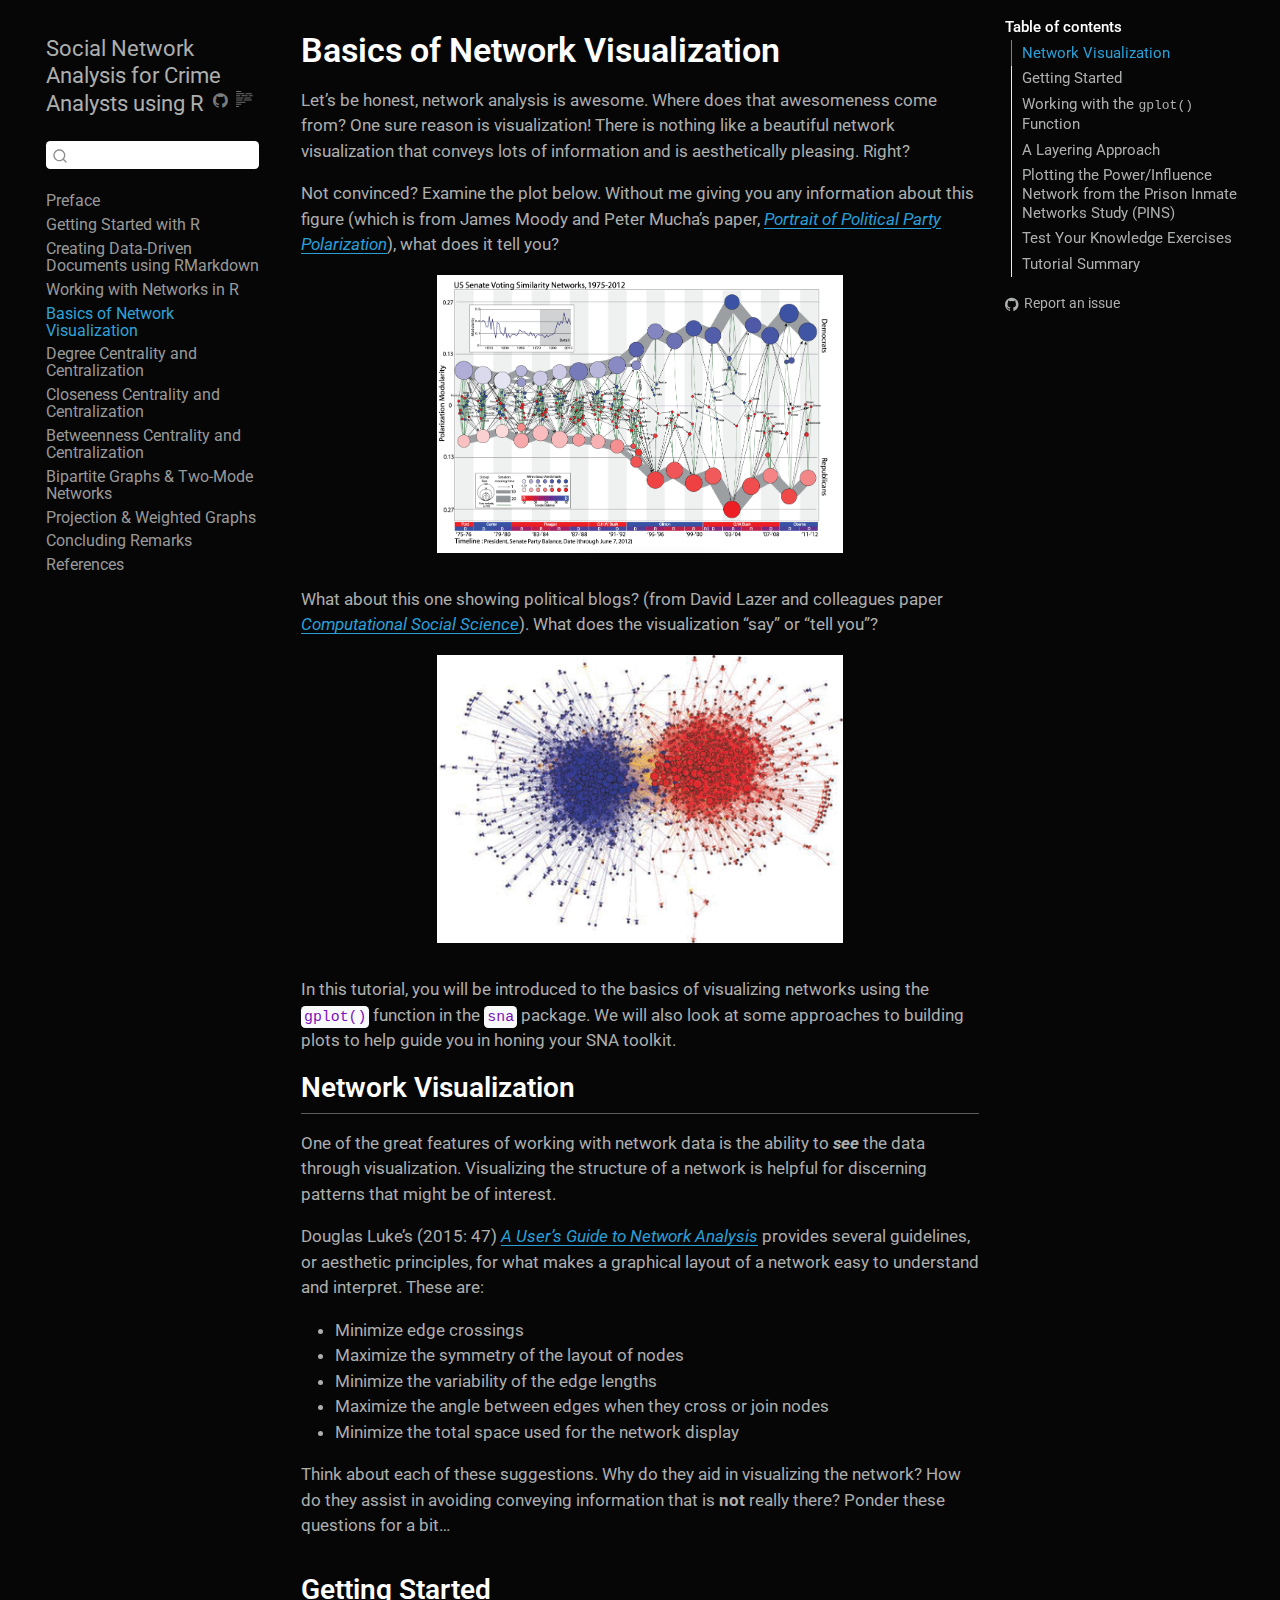
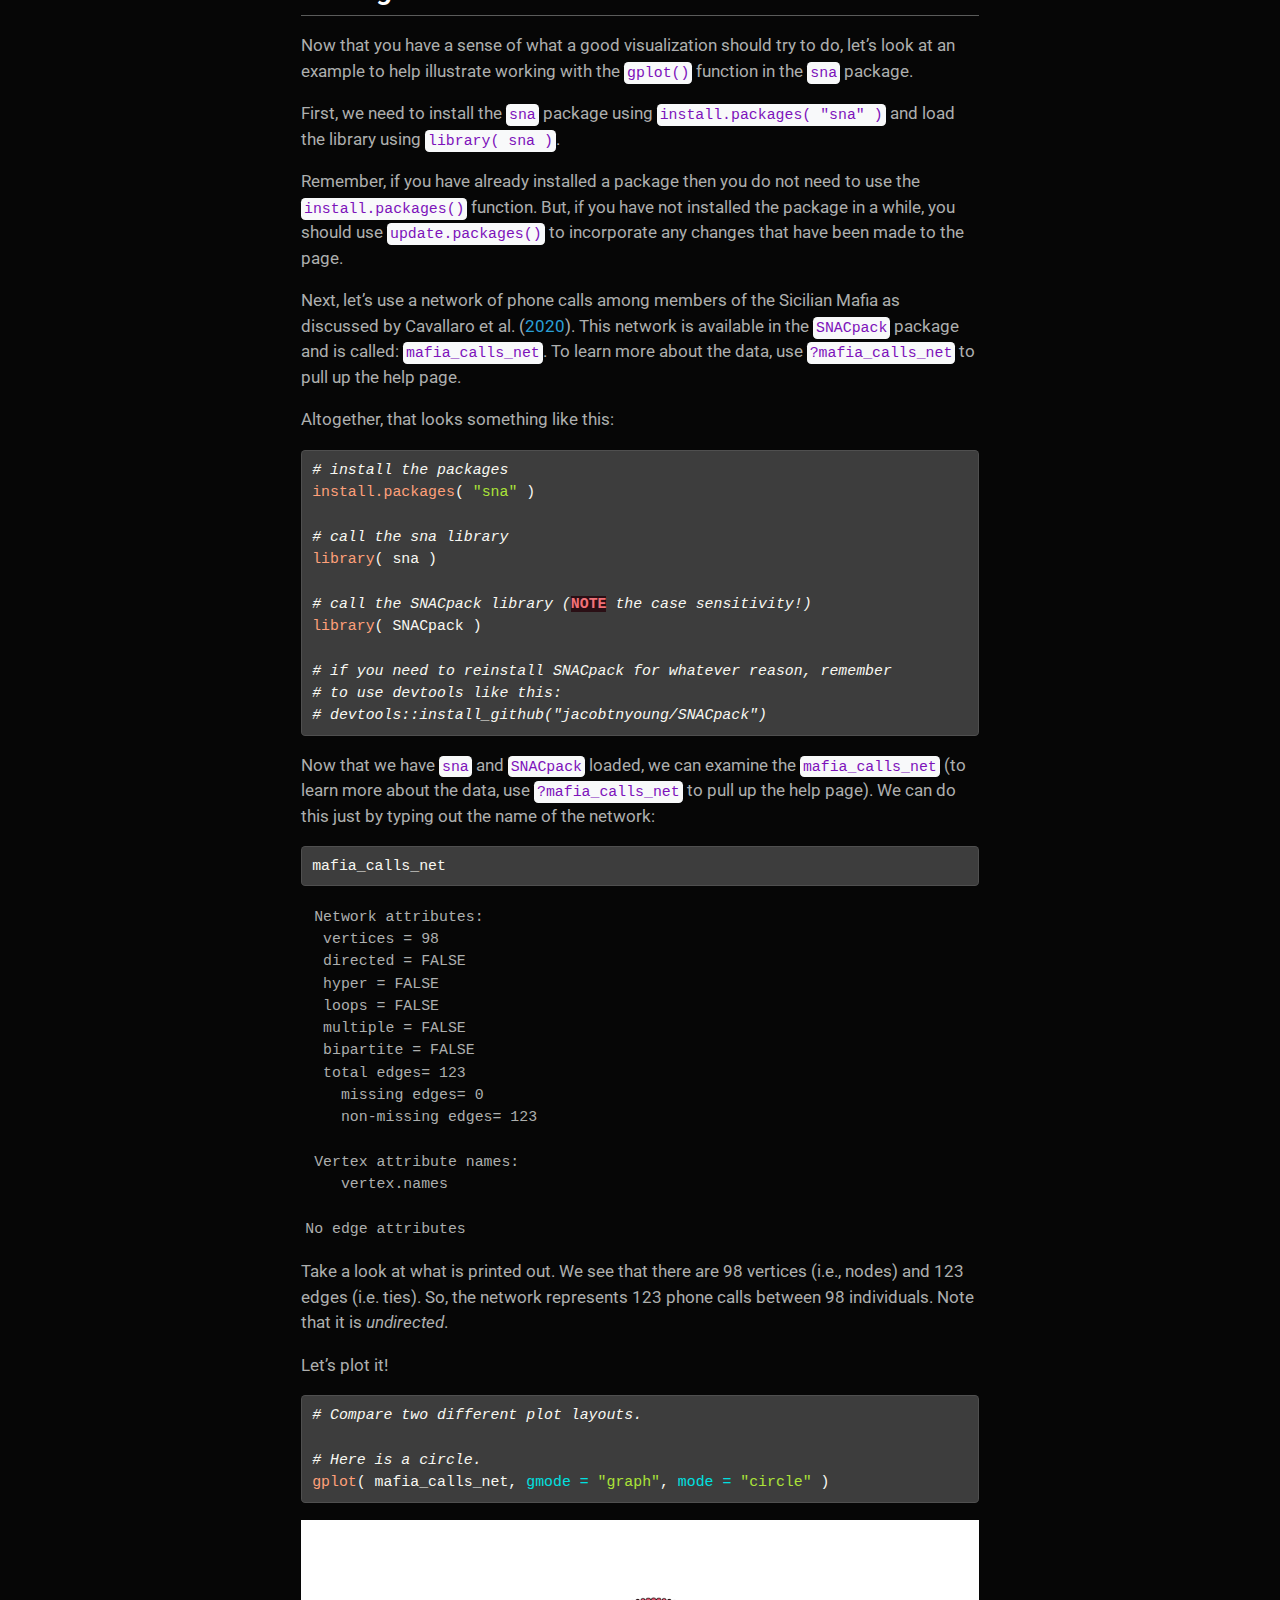
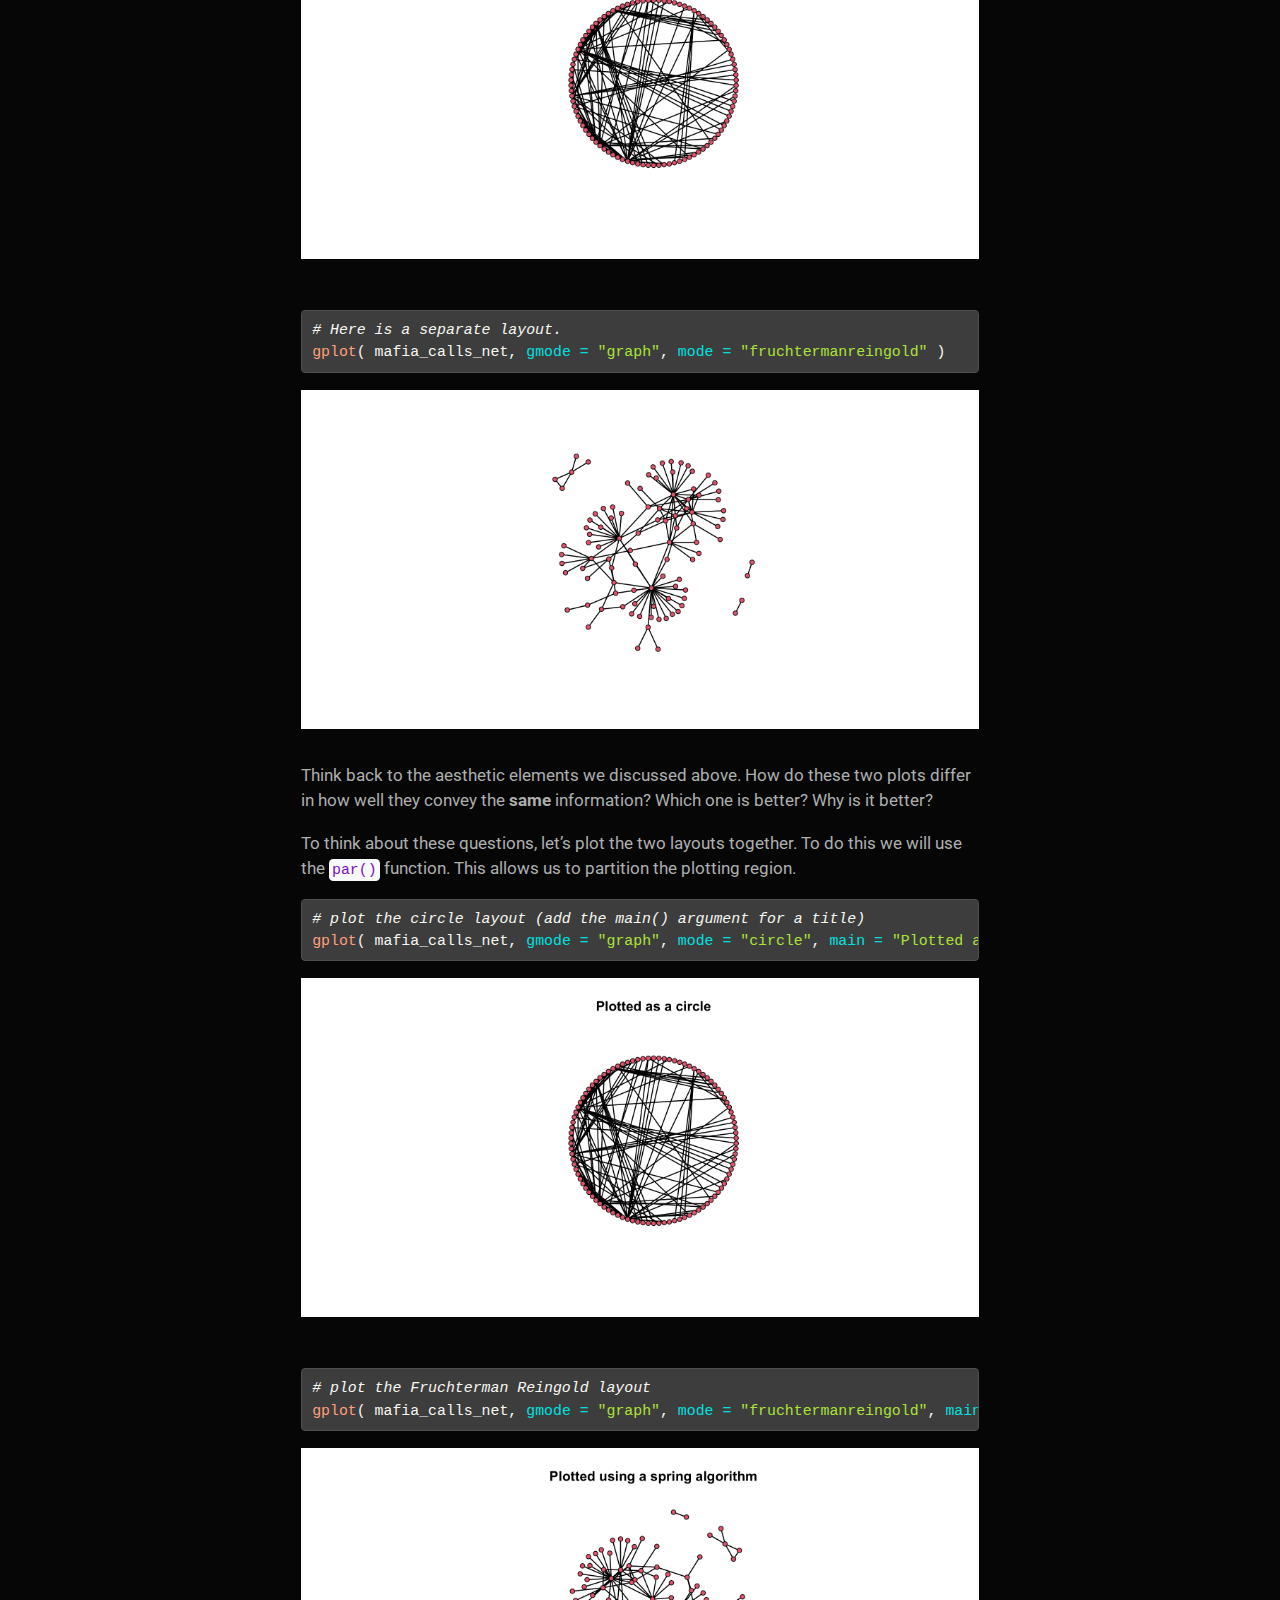
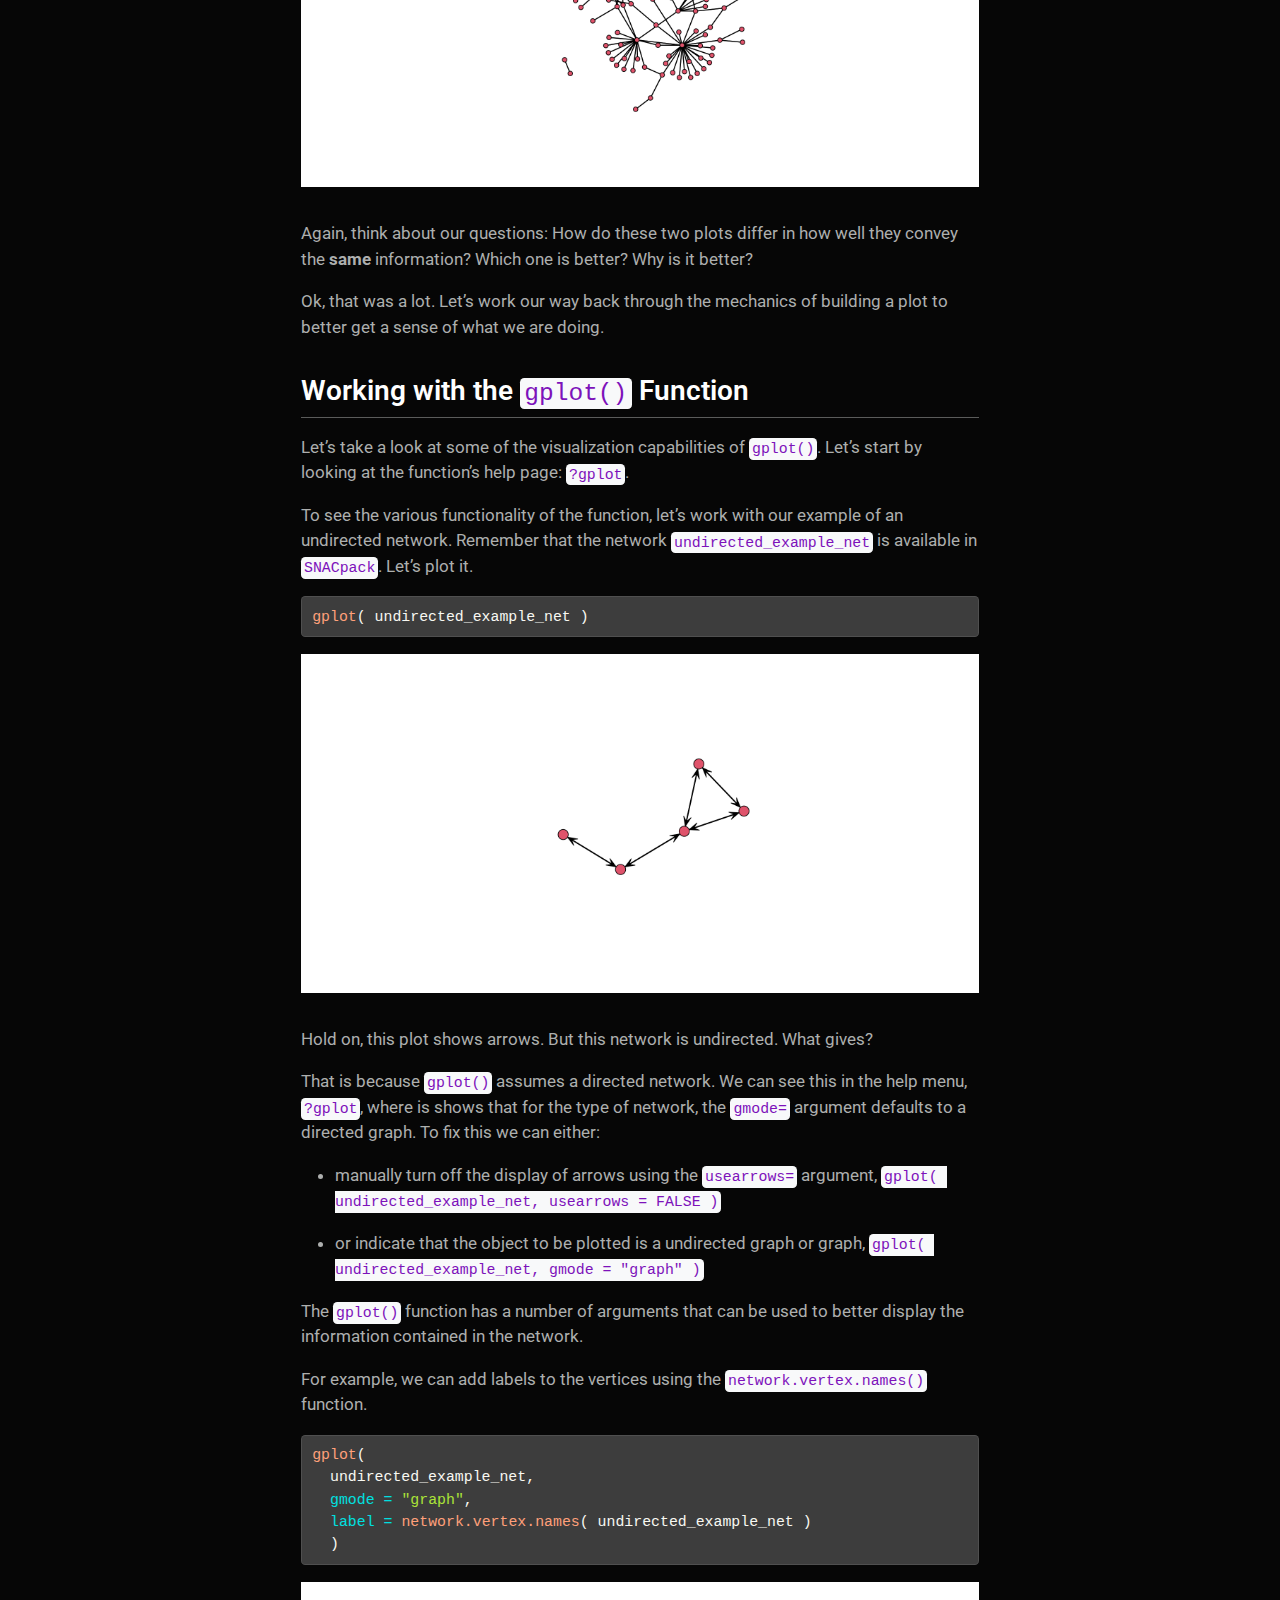
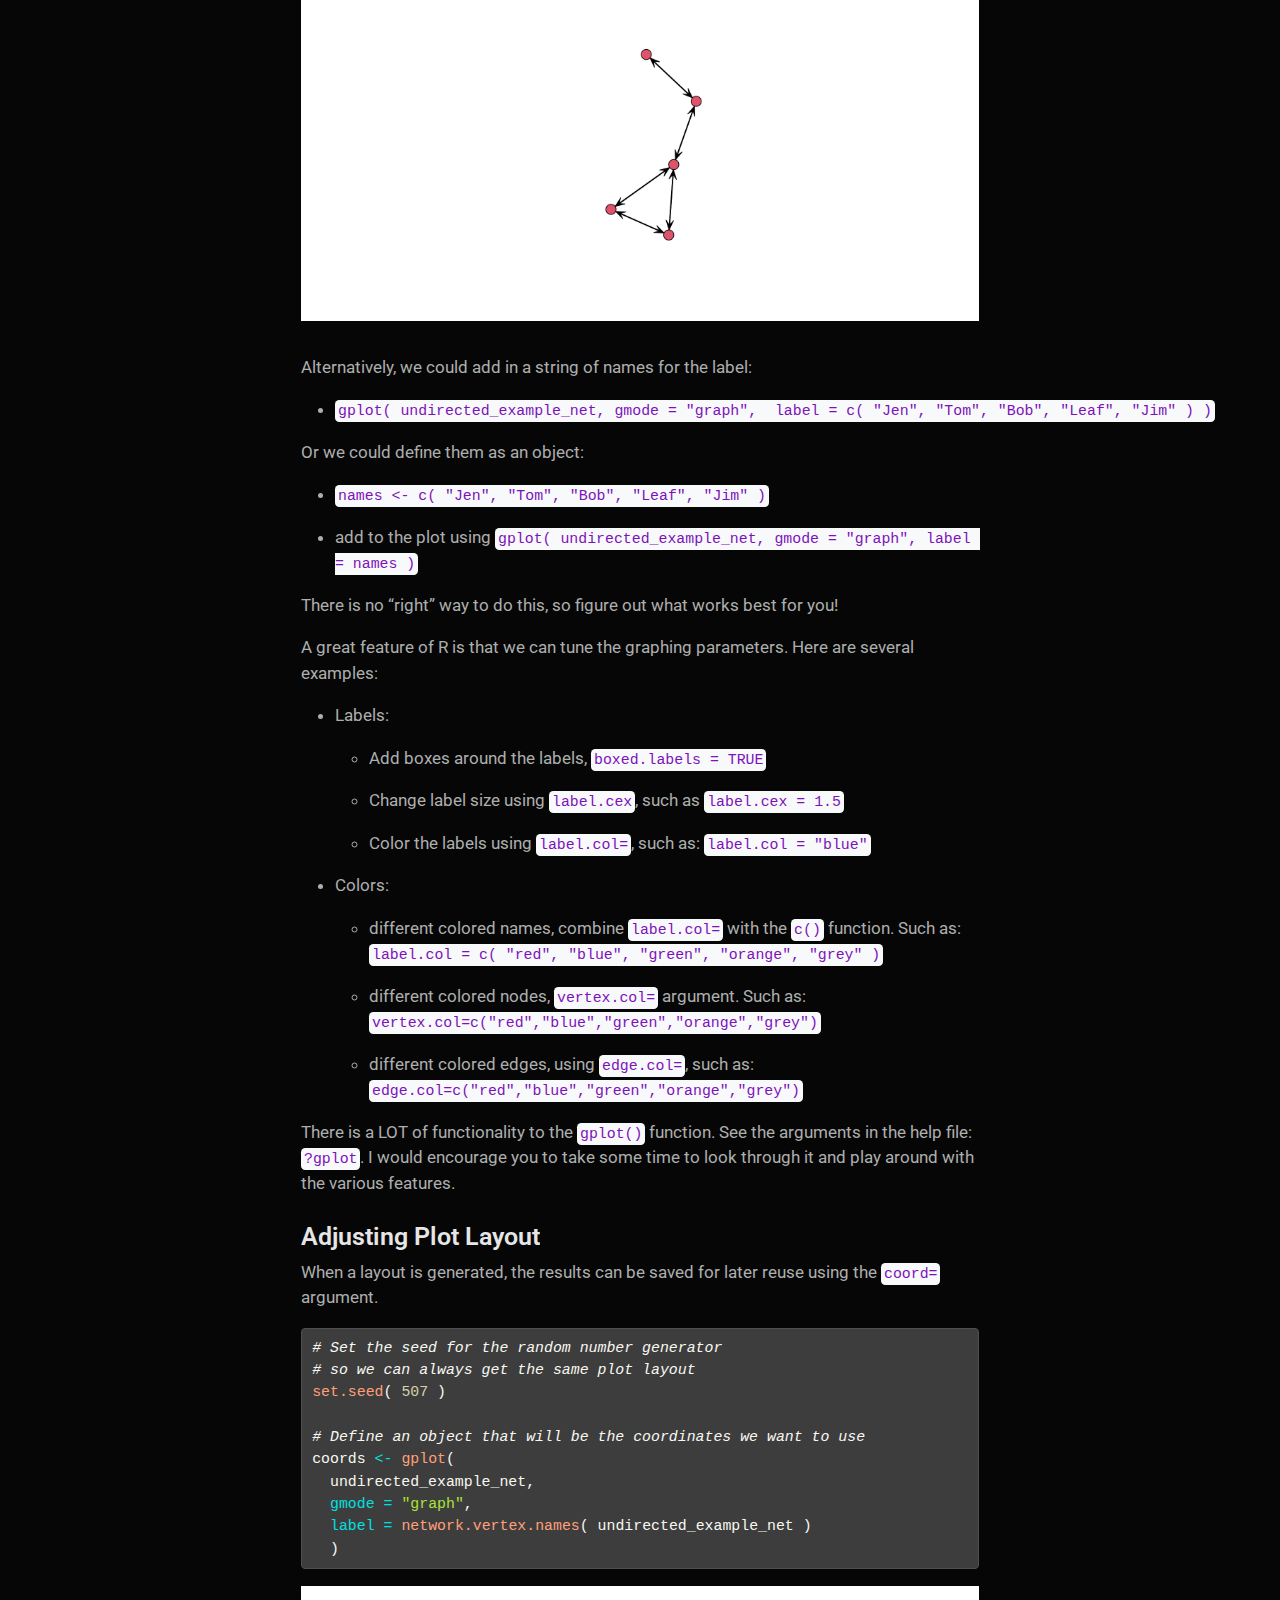
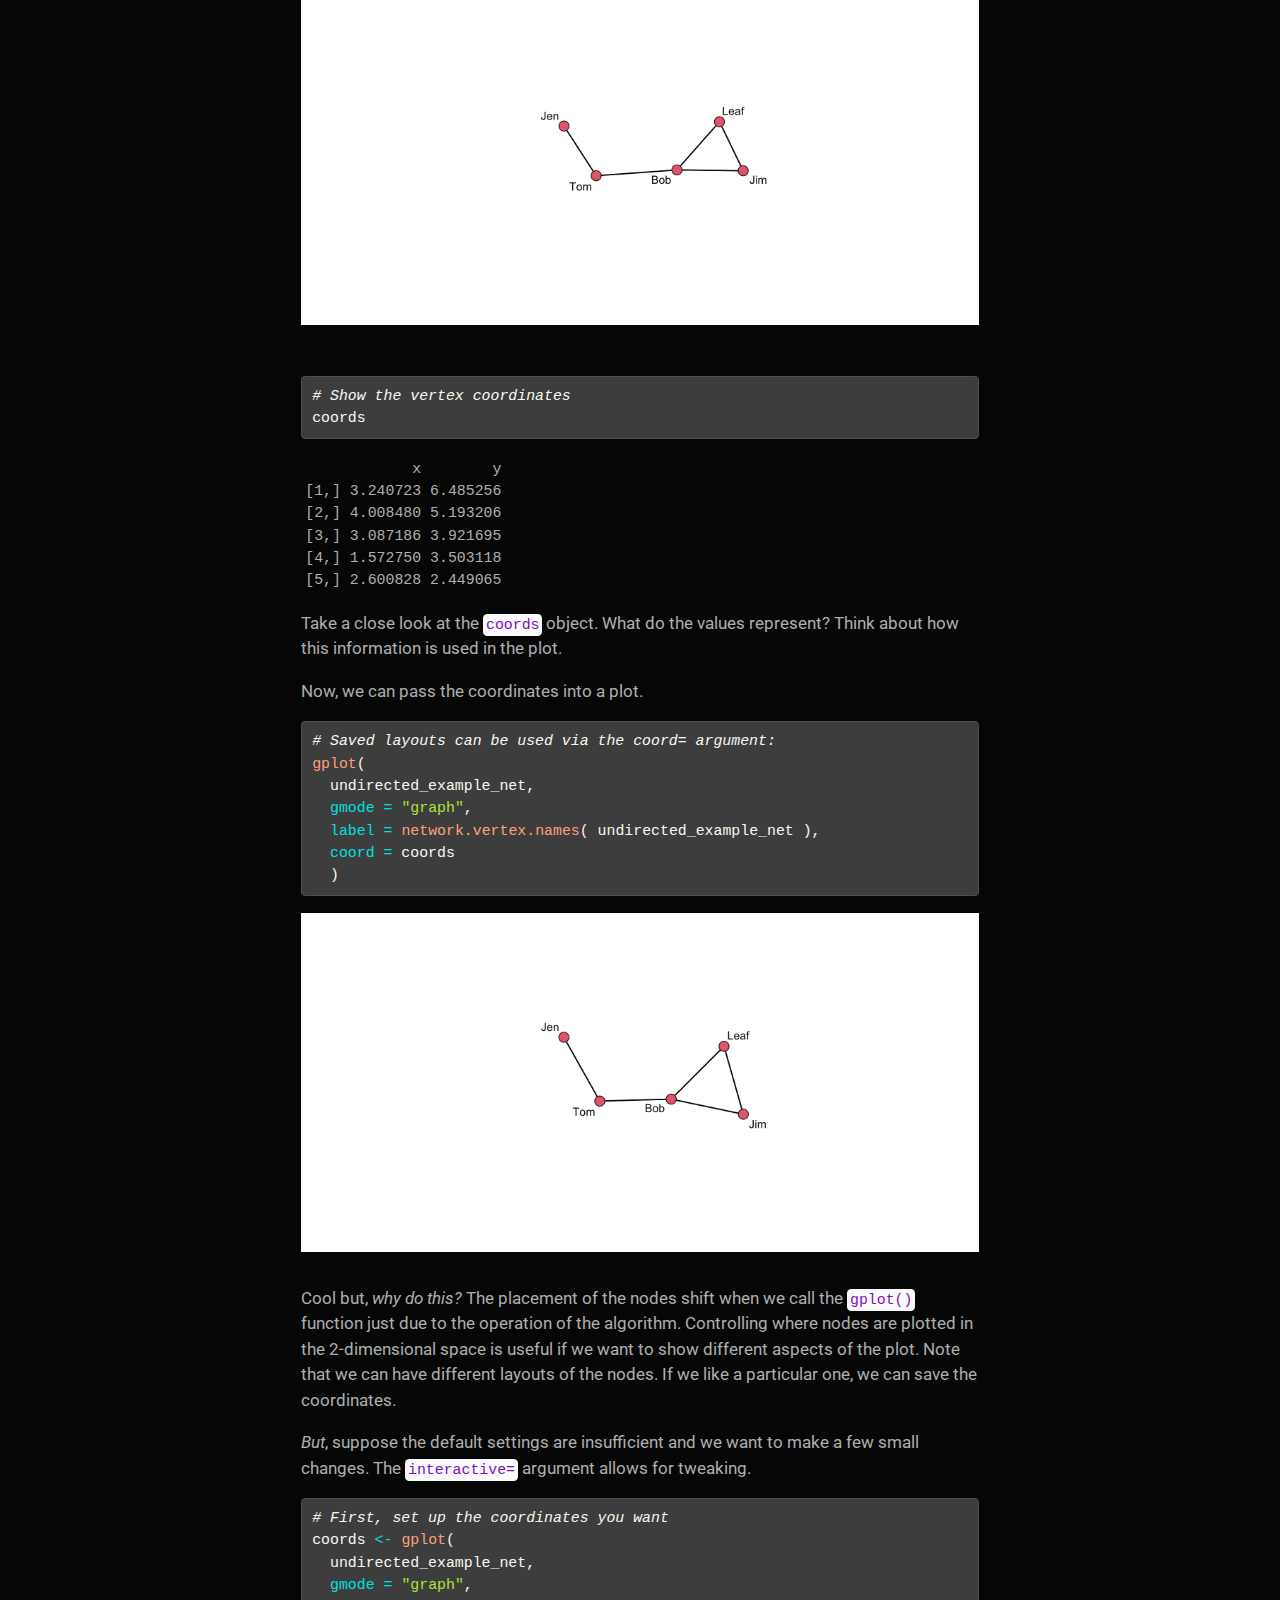
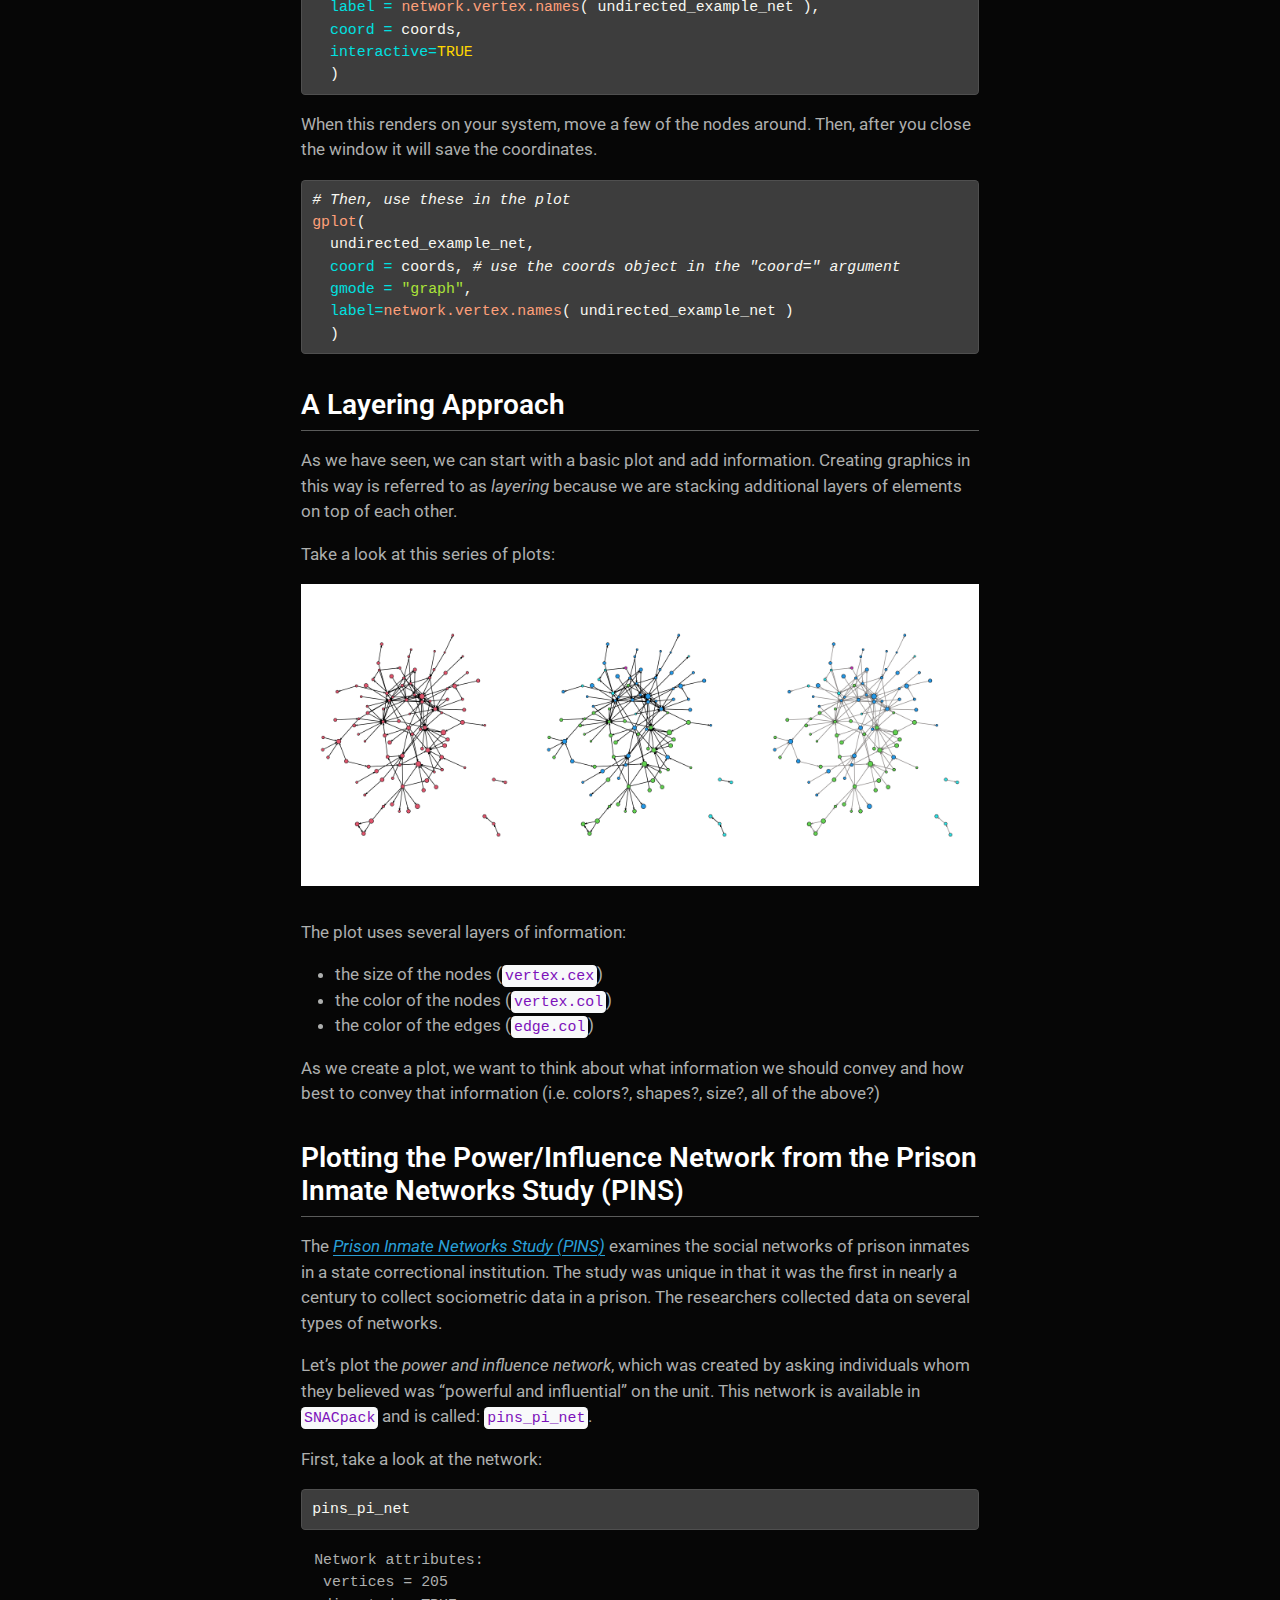
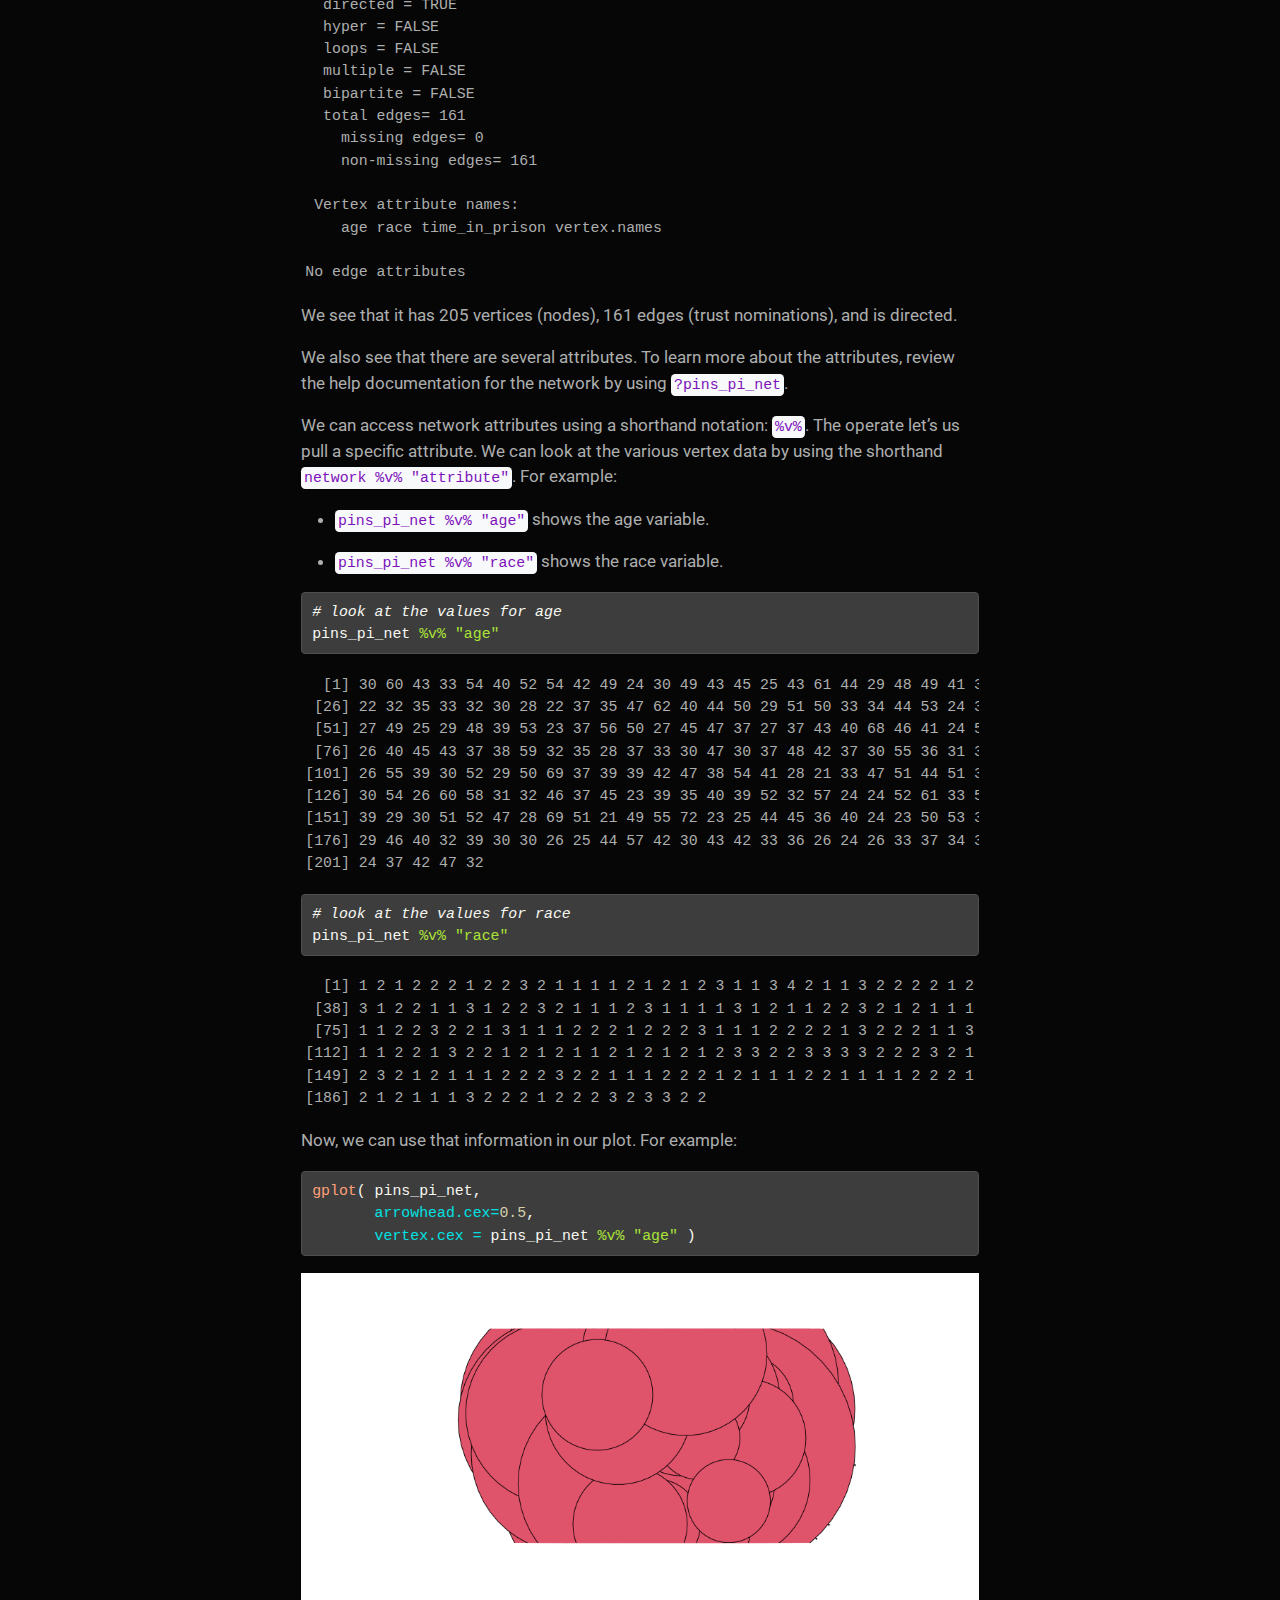
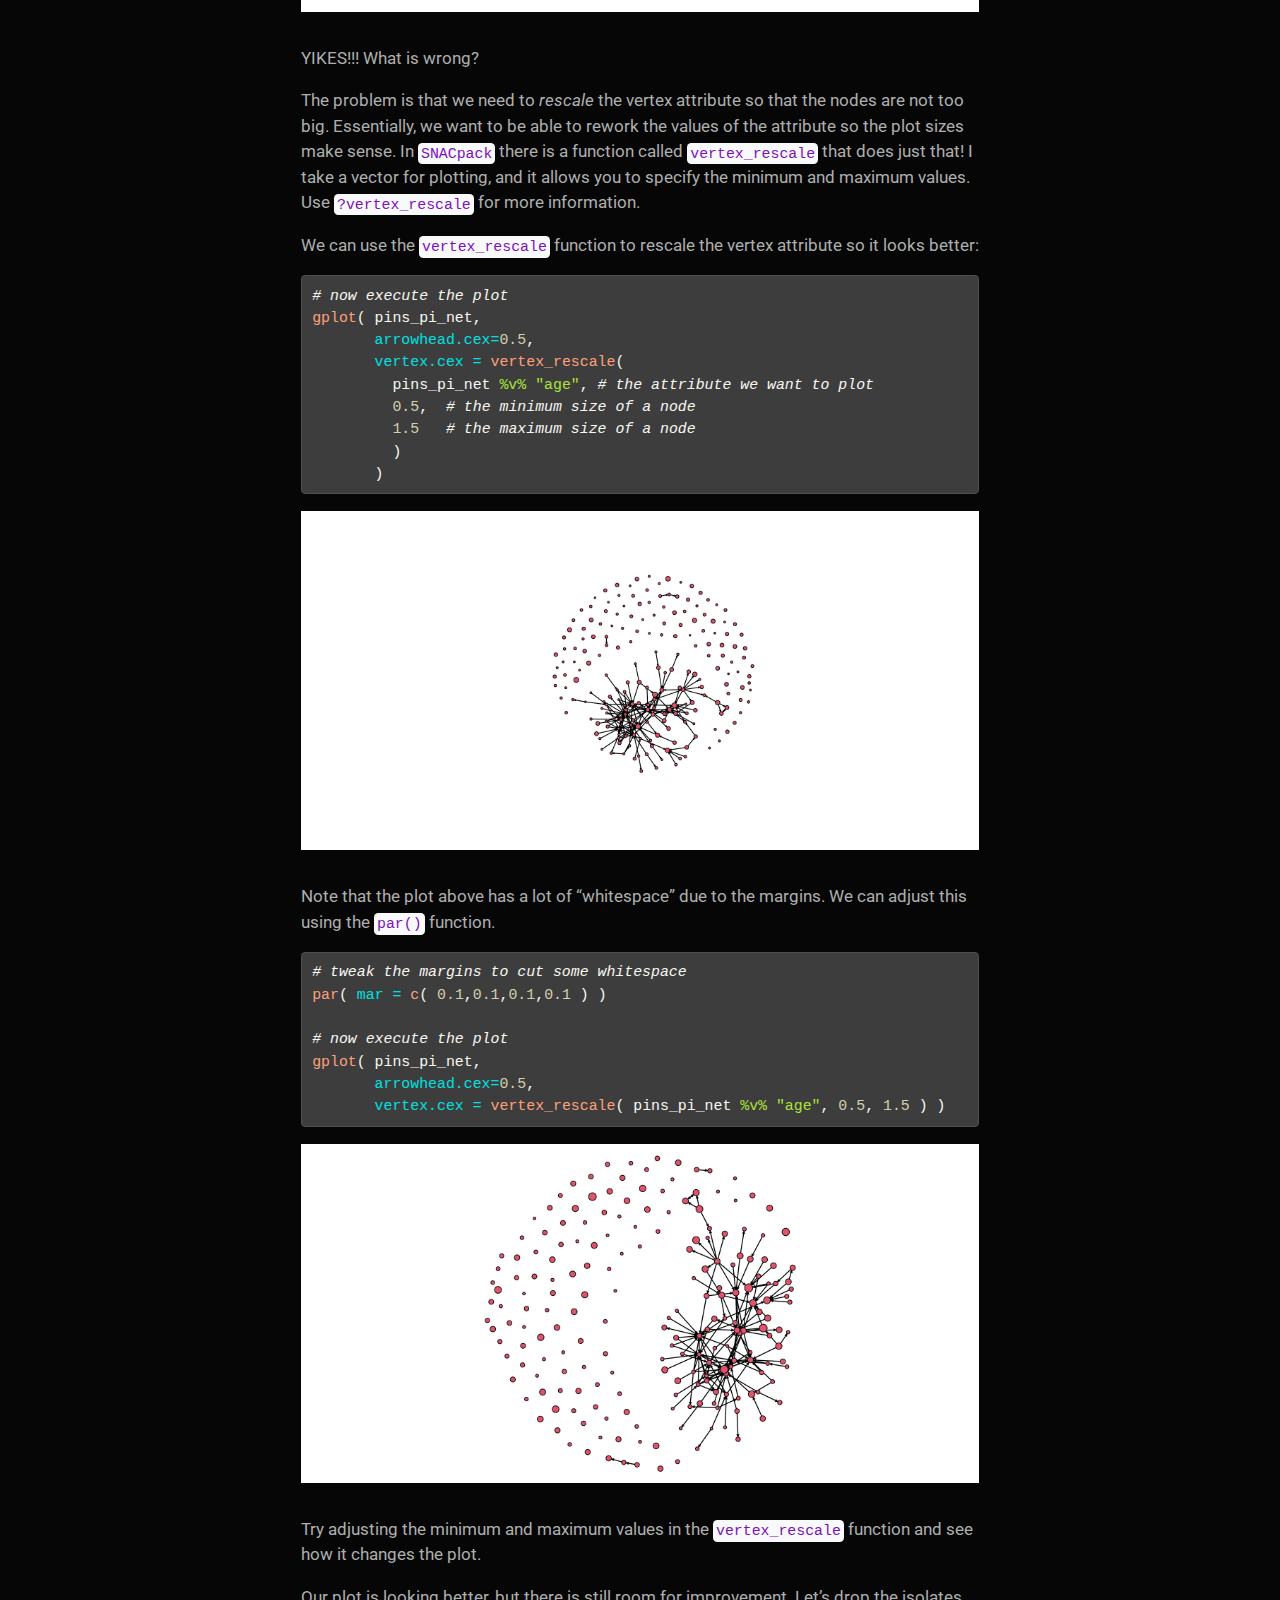
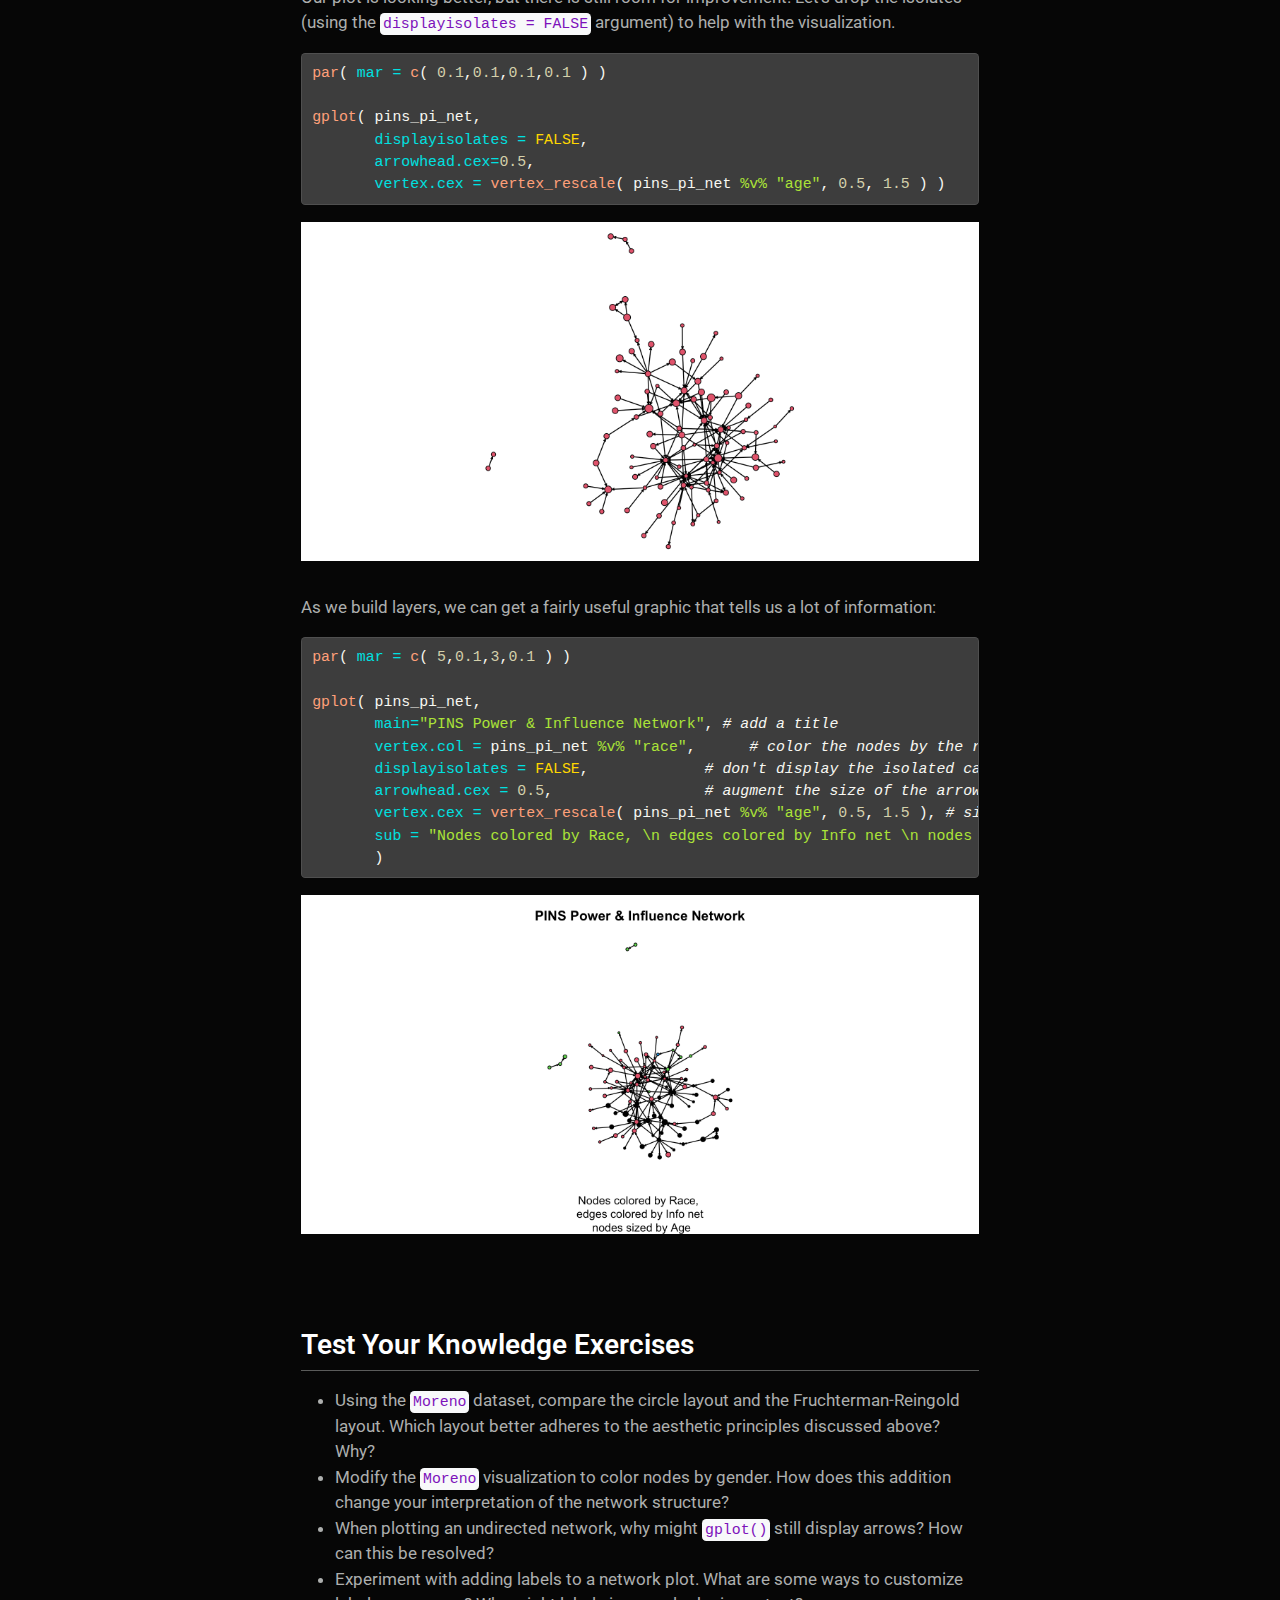
<file: docs/snaca-r-visualization.html>
<!DOCTYPE html>
<html xmlns="http://www.w3.org/1999/xhtml" lang="en" xml:lang="en"><head>

<meta charset="utf-8">
<meta name="generator" content="quarto-1.6.42">

<meta name="viewport" content="width=device-width, initial-scale=1.0, user-scalable=yes">

<meta name="author" content="Jacob T.N. Young">

<title>Basics of Network Visualization – Social Network Analysis for Crime Analysts using R</title>
<style>
code{white-space: pre-wrap;}
span.smallcaps{font-variant: small-caps;}
div.columns{display: flex; gap: min(4vw, 1.5em);}
div.column{flex: auto; overflow-x: auto;}
div.hanging-indent{margin-left: 1.5em; text-indent: -1.5em;}
ul.task-list{list-style: none;}
ul.task-list li input[type="checkbox"] {
  width: 0.8em;
  margin: 0 0.8em 0.2em -1em; /* quarto-specific, see https://github.com/quarto-dev/quarto-cli/issues/4556 */ 
  vertical-align: middle;
}
/* CSS for syntax highlighting */
pre > code.sourceCode { white-space: pre; position: relative; }
pre > code.sourceCode > span { line-height: 1.25; }
pre > code.sourceCode > span:empty { height: 1.2em; }
.sourceCode { overflow: visible; }
code.sourceCode > span { color: inherit; text-decoration: inherit; }
div.sourceCode { margin: 1em 0; }
pre.sourceCode { margin: 0; }
@media screen {
div.sourceCode { overflow: auto; }
}
@media print {
pre > code.sourceCode { white-space: pre-wrap; }
pre > code.sourceCode > span { display: inline-block; text-indent: -5em; padding-left: 5em; }
}
pre.numberSource code
  { counter-reset: source-line 0; }
pre.numberSource code > span
  { position: relative; left: -4em; counter-increment: source-line; }
pre.numberSource code > span > a:first-child::before
  { content: counter(source-line);
    position: relative; left: -1em; text-align: right; vertical-align: baseline;
    border: none; display: inline-block;
    -webkit-touch-callout: none; -webkit-user-select: none;
    -khtml-user-select: none; -moz-user-select: none;
    -ms-user-select: none; user-select: none;
    padding: 0 4px; width: 4em;
  }
pre.numberSource { margin-left: 3em;  padding-left: 4px; }
div.sourceCode
  {   }
@media screen {
pre > code.sourceCode > span > a:first-child::before { text-decoration: underline; }
}
/* CSS for citations */
div.csl-bib-body { }
div.csl-entry {
  clear: both;
  margin-bottom: 0em;
}
.hanging-indent div.csl-entry {
  margin-left:2em;
  text-indent:-2em;
}
div.csl-left-margin {
  min-width:2em;
  float:left;
}
div.csl-right-inline {
  margin-left:2em;
  padding-left:1em;
}
div.csl-indent {
  margin-left: 2em;
}</style>


<script src="site_libs/quarto-nav/quarto-nav.js"></script>
<script src="site_libs/quarto-nav/headroom.min.js"></script>
<script src="site_libs/clipboard/clipboard.min.js"></script>
<script src="site_libs/quarto-search/autocomplete.umd.js"></script>
<script src="site_libs/quarto-search/fuse.min.js"></script>
<script src="site_libs/quarto-search/quarto-search.js"></script>
<meta name="quarto:offset" content="./">
<link href="./snaca-r-degree-centrality.html" rel="next">
<link href="./snaca-r-network-data.html" rel="prev">
<script src="site_libs/quarto-html/quarto.js"></script>
<script src="site_libs/quarto-html/popper.min.js"></script>
<script src="site_libs/quarto-html/tippy.umd.min.js"></script>
<script src="site_libs/quarto-html/anchor.min.js"></script>
<link href="site_libs/quarto-html/tippy.css" rel="stylesheet">
<link href="site_libs/quarto-html/quarto-syntax-highlighting-dark-b53751a350365c71b6c909e95f209ed1.css" rel="stylesheet" id="quarto-text-highlighting-styles">
<script src="site_libs/bootstrap/bootstrap.min.js"></script>
<link href="site_libs/bootstrap/bootstrap-icons.css" rel="stylesheet">
<link href="site_libs/bootstrap/bootstrap-2f1eedcdc4a26de47f540ccff617b983.min.css" rel="stylesheet" append-hash="true" id="quarto-bootstrap" data-mode="dark">
<script id="quarto-search-options" type="application/json">{
  "location": "sidebar",
  "copy-button": false,
  "collapse-after": 3,
  "panel-placement": "start",
  "type": "textbox",
  "limit": 50,
  "keyboard-shortcut": [
    "f",
    "/",
    "s"
  ],
  "show-item-context": false,
  "language": {
    "search-no-results-text": "No results",
    "search-matching-documents-text": "matching documents",
    "search-copy-link-title": "Copy link to search",
    "search-hide-matches-text": "Hide additional matches",
    "search-more-match-text": "more match in this document",
    "search-more-matches-text": "more matches in this document",
    "search-clear-button-title": "Clear",
    "search-text-placeholder": "",
    "search-detached-cancel-button-title": "Cancel",
    "search-submit-button-title": "Submit",
    "search-label": "Search"
  }
}</script>


</head>

<body class="nav-sidebar floating">

<div id="quarto-search-results"></div>
  <header id="quarto-header" class="headroom fixed-top">
  <nav class="quarto-secondary-nav">
    <div class="container-fluid d-flex">
      <button type="button" class="quarto-btn-toggle btn" data-bs-toggle="collapse" role="button" data-bs-target=".quarto-sidebar-collapse-item" aria-controls="quarto-sidebar" aria-expanded="false" aria-label="Toggle sidebar navigation" onclick="if (window.quartoToggleHeadroom) { window.quartoToggleHeadroom(); }">
        <i class="bi bi-layout-text-sidebar-reverse"></i>
      </button>
        <nav class="quarto-page-breadcrumbs" aria-label="breadcrumb"><ol class="breadcrumb"><li class="breadcrumb-item"><a href="./snaca-r-visualization.html">Basics of Network Visualization</a></li></ol></nav>
        <a class="flex-grow-1" role="navigation" data-bs-toggle="collapse" data-bs-target=".quarto-sidebar-collapse-item" aria-controls="quarto-sidebar" aria-expanded="false" aria-label="Toggle sidebar navigation" onclick="if (window.quartoToggleHeadroom) { window.quartoToggleHeadroom(); }">      
        </a>
      <button type="button" class="btn quarto-search-button" aria-label="Search" onclick="window.quartoOpenSearch();">
        <i class="bi bi-search"></i>
      </button>
    </div>
  </nav>
</header>
<!-- content -->
<div id="quarto-content" class="quarto-container page-columns page-rows-contents page-layout-article">
<!-- sidebar -->
  <nav id="quarto-sidebar" class="sidebar collapse collapse-horizontal quarto-sidebar-collapse-item sidebar-navigation floating overflow-auto">
    <div class="pt-lg-2 mt-2 text-left sidebar-header">
    <div class="sidebar-title mb-0 py-0">
      <a href="./">Social Network Analysis for Crime Analysts using R</a> 
        <div class="sidebar-tools-main">
    <a href="https://github.com/jacobtnyoung/snaca-r" title="Source Code" class="quarto-navigation-tool px-1" aria-label="Source Code"><i class="bi bi-github"></i></a>
  <a href="" class="quarto-reader-toggle quarto-navigation-tool px-1" onclick="window.quartoToggleReader(); return false;" title="Toggle reader mode">
  <div class="quarto-reader-toggle-btn">
  <i class="bi"></i>
  </div>
</a>
</div>
    </div>
      </div>
        <div class="mt-2 flex-shrink-0 align-items-center">
        <div class="sidebar-search">
        <div id="quarto-search" class="" title="Search"></div>
        </div>
        </div>
    <div class="sidebar-menu-container"> 
    <ul class="list-unstyled mt-1">
        <li class="sidebar-item">
  <div class="sidebar-item-container"> 
  <a href="./index.html" class="sidebar-item-text sidebar-link">
 <span class="menu-text">Preface</span></a>
  </div>
</li>
        <li class="sidebar-item">
  <div class="sidebar-item-container"> 
  <a href="./snaca-r-intro-to-r.html" class="sidebar-item-text sidebar-link">
 <span class="menu-text">Getting Started with R</span></a>
  </div>
</li>
        <li class="sidebar-item">
  <div class="sidebar-item-container"> 
  <a href="./snaca-r-rmarkdown.html" class="sidebar-item-text sidebar-link">
 <span class="menu-text">Creating Data-Driven Documents using RMarkdown</span></a>
  </div>
</li>
        <li class="sidebar-item">
  <div class="sidebar-item-container"> 
  <a href="./snaca-r-network-data.html" class="sidebar-item-text sidebar-link">
 <span class="menu-text">Working with Networks in R</span></a>
  </div>
</li>
        <li class="sidebar-item">
  <div class="sidebar-item-container"> 
  <a href="./snaca-r-visualization.html" class="sidebar-item-text sidebar-link active">
 <span class="menu-text">Basics of Network Visualization</span></a>
  </div>
</li>
        <li class="sidebar-item">
  <div class="sidebar-item-container"> 
  <a href="./snaca-r-degree-centrality.html" class="sidebar-item-text sidebar-link">
 <span class="menu-text">Degree Centrality and Centralization</span></a>
  </div>
</li>
        <li class="sidebar-item">
  <div class="sidebar-item-container"> 
  <a href="./snaca-r-closeness-centrality.html" class="sidebar-item-text sidebar-link">
 <span class="menu-text">Closeness Centrality and Centralization</span></a>
  </div>
</li>
        <li class="sidebar-item">
  <div class="sidebar-item-container"> 
  <a href="./snaca-r-betweenness-centrality.html" class="sidebar-item-text sidebar-link">
 <span class="menu-text">Betweenness Centrality and Centralization</span></a>
  </div>
</li>
        <li class="sidebar-item">
  <div class="sidebar-item-container"> 
  <a href="./snaca-r-bipartite.html" class="sidebar-item-text sidebar-link">
 <span class="menu-text">Bipartite Graphs &amp; Two-Mode Networks</span></a>
  </div>
</li>
        <li class="sidebar-item">
  <div class="sidebar-item-container"> 
  <a href="./snaca-r-projection.html" class="sidebar-item-text sidebar-link">
 <span class="menu-text">Projection &amp; Weighted Graphs</span></a>
  </div>
</li>
        <li class="sidebar-item">
  <div class="sidebar-item-container"> 
  <a href="./snaca-r-conclusion.html" class="sidebar-item-text sidebar-link">
 <span class="menu-text">Concluding Remarks</span></a>
  </div>
</li>
        <li class="sidebar-item">
  <div class="sidebar-item-container"> 
  <a href="./references.html" class="sidebar-item-text sidebar-link">
 <span class="menu-text">References</span></a>
  </div>
</li>
    </ul>
    </div>
</nav>
<div id="quarto-sidebar-glass" class="quarto-sidebar-collapse-item" data-bs-toggle="collapse" data-bs-target=".quarto-sidebar-collapse-item"></div>
<!-- margin-sidebar -->
    <div id="quarto-margin-sidebar" class="sidebar margin-sidebar">
        <nav id="TOC" role="doc-toc" class="toc-active">
    <h2 id="toc-title">Table of contents</h2>
   
  <ul>
  <li><a href="#network-visualization" id="toc-network-visualization" class="nav-link active" data-scroll-target="#network-visualization">Network Visualization</a></li>
  <li><a href="#getting-started" id="toc-getting-started" class="nav-link" data-scroll-target="#getting-started">Getting Started</a></li>
  <li><a href="#working-with-the-gplot-function" id="toc-working-with-the-gplot-function" class="nav-link" data-scroll-target="#working-with-the-gplot-function">Working with the <code>gplot()</code> Function</a>
  <ul class="collapse">
  <li><a href="#adjusting-plot-layout" id="toc-adjusting-plot-layout" class="nav-link" data-scroll-target="#adjusting-plot-layout">Adjusting Plot Layout</a></li>
  </ul></li>
  <li><a href="#a-layering-approach" id="toc-a-layering-approach" class="nav-link" data-scroll-target="#a-layering-approach">A Layering Approach</a></li>
  <li><a href="#plotting-the-powerinfluence-network-from-the-prison-inmate-networks-study-pins" id="toc-plotting-the-powerinfluence-network-from-the-prison-inmate-networks-study-pins" class="nav-link" data-scroll-target="#plotting-the-powerinfluence-network-from-the-prison-inmate-networks-study-pins">Plotting the Power/Influence Network from the Prison Inmate Networks Study (PINS)</a></li>
  <li><a href="#test-your-knowledge-exercises" id="toc-test-your-knowledge-exercises" class="nav-link" data-scroll-target="#test-your-knowledge-exercises">Test Your Knowledge Exercises</a></li>
  <li><a href="#tutorial-summary" id="toc-tutorial-summary" class="nav-link" data-scroll-target="#tutorial-summary">Tutorial Summary</a></li>
  </ul>
<div class="toc-actions"><ul><li><a href="https://github.com/jacobtnyoung/snaca-r/issues/new" class="toc-action"><i class="bi bi-github"></i>Report an issue</a></li></ul></div></nav>
    </div>
<!-- main -->
<main class="content" id="quarto-document-content">

<header id="title-block-header" class="quarto-title-block default">
<div class="quarto-title">
<h1 class="title">Basics of Network Visualization</h1>
</div>



<div class="quarto-title-meta">

    
  
    
  </div>
  


</header>


<p>Let’s be honest, network analysis is awesome. Where does that awesomeness come from? One sure reason is visualization! There is nothing like a beautiful network visualization that conveys lots of information and is aesthetically pleasing. Right?</p>
<p>Not convinced? Examine the plot below. Without me giving you any information about this figure (which is from James Moody and Peter Mucha’s paper, <a href="https://www.cambridge.org/core/journals/network-science/article/portrait-of-political-party-polarization1/F4D2FC8C75B3A160CE68BC3A4A4F6736#article"><em>Portrait of Political Party Polarization</em></a>), what does it tell you?</p>
<div class="cell" data-layout-align="center">
<div class="cell-output-display">
<div class="quarto-figure quarto-figure-center">
<figure class="figure">
<p><img src="assets/images/moody-mucha-polarization.png" class="img-fluid quarto-figure quarto-figure-center figure-img" style="width:60.0%"></p>
</figure>
</div>
</div>
</div>
<p>What about this one showing political blogs? (from David Lazer and colleagues paper <a href="https://www.science.org/doi/10.1126/science.1167742"><em>Computational Social Science</em></a>). What does the visualization “say” or “tell you”?</p>
<div class="cell" data-layout-align="center">
<div class="cell-output-display">
<div class="quarto-figure quarto-figure-center">
<figure class="figure">
<p><img src="assets/images/lazer-etal-blogs.png" class="img-fluid quarto-figure quarto-figure-center figure-img" style="width:60.0%"></p>
</figure>
</div>
</div>
</div>
<p>In this tutorial, you will be introduced to the basics of visualizing networks using the <code>gplot()</code> function in the <code>sna</code> package. We will also look at some approaches to building plots to help guide you in honing your SNA toolkit.</p>
<section id="network-visualization" class="level2">
<h2 class="anchored" data-anchor-id="network-visualization">Network Visualization</h2>
<p>One of the great features of working with network data is the ability to <strong><em>see</em></strong> the data through visualization. Visualizing the structure of a network is helpful for discerning patterns that might be of interest.</p>
<p>Douglas Luke’s (2015: 47) <a href="https://link.springer.com/book/10.1007/978-3-319-23883-8"><em>A User’s Guide to Network Analysis</em></a> provides several guidelines, or aesthetic principles, for what makes a graphical layout of a network easy to understand and interpret. These are:</p>
<ul>
<li>Minimize edge crossings</li>
<li>Maximize the symmetry of the layout of nodes</li>
<li>Minimize the variability of the edge lengths</li>
<li>Maximize the angle between edges when they cross or join nodes</li>
<li>Minimize the total space used for the network display</li>
</ul>
<p>Think about each of these suggestions. Why do they aid in visualizing the network? How do they assist in avoiding conveying information that is <strong>not</strong> really there? Ponder these questions for a bit…</p>
</section>
<section id="getting-started" class="level2">
<h2 class="anchored" data-anchor-id="getting-started">Getting Started</h2>
<p>Now that you have a sense of what a good visualization should try to do, let’s look at an example to help illustrate working with the <code>gplot()</code> function in the <code>sna</code> package.</p>
<p>First, we need to install the <code>sna</code> package using <code>install.packages( "sna" )</code> and load the library using <code>library( sna )</code>.</p>
<p>Remember, if you have already installed a package then you do not need to use the <code>install.packages()</code> function. But, if you have not installed the package in a while, you should use <code>update.packages()</code> to incorporate any changes that have been made to the page.</p>
<p>Next, let’s use a network of phone calls among members of the Sicilian Mafia as discussed by <span class="citation" data-cites="cavallaro2020sicilian">Cavallaro et al. (<a href="references.html#ref-cavallaro2020sicilian" role="doc-biblioref">2020</a>)</span>. This network is available in the <code>SNACpack</code> package and is called: <code>mafia_calls_net</code>. To learn more about the data, use <code>?mafia_calls_net</code> to pull up the help page.</p>
<p>Altogether, that looks something like this:</p>
<div class="cell" data-layout-align="center">
<div class="sourceCode cell-code" id="cb1"><pre class="sourceCode r code-with-copy"><code class="sourceCode r"><span id="cb1-1"><a href="#cb1-1" aria-hidden="true" tabindex="-1"></a><span class="co"># install the packages</span></span>
<span id="cb1-2"><a href="#cb1-2" aria-hidden="true" tabindex="-1"></a><span class="fu">install.packages</span>( <span class="st">"sna"</span> )</span>
<span id="cb1-3"><a href="#cb1-3" aria-hidden="true" tabindex="-1"></a></span>
<span id="cb1-4"><a href="#cb1-4" aria-hidden="true" tabindex="-1"></a><span class="co"># call the sna library</span></span>
<span id="cb1-5"><a href="#cb1-5" aria-hidden="true" tabindex="-1"></a><span class="fu">library</span>( sna )</span>
<span id="cb1-6"><a href="#cb1-6" aria-hidden="true" tabindex="-1"></a></span>
<span id="cb1-7"><a href="#cb1-7" aria-hidden="true" tabindex="-1"></a><span class="co"># call the SNACpack library (</span><span class="al">NOTE</span><span class="co"> the case sensitivity!)</span></span>
<span id="cb1-8"><a href="#cb1-8" aria-hidden="true" tabindex="-1"></a><span class="fu">library</span>( SNACpack )</span>
<span id="cb1-9"><a href="#cb1-9" aria-hidden="true" tabindex="-1"></a></span>
<span id="cb1-10"><a href="#cb1-10" aria-hidden="true" tabindex="-1"></a><span class="co"># if you need to reinstall SNACpack for whatever reason, remember</span></span>
<span id="cb1-11"><a href="#cb1-11" aria-hidden="true" tabindex="-1"></a><span class="co"># to use devtools like this:</span></span>
<span id="cb1-12"><a href="#cb1-12" aria-hidden="true" tabindex="-1"></a><span class="co"># devtools::install_github("jacobtnyoung/SNACpack")</span></span></code><button title="Copy to Clipboard" class="code-copy-button"><i class="bi"></i></button></pre></div>
</div>
<p>Now that we have <code>sna</code> and <code>SNACpack</code> loaded, we can examine the <code>mafia_calls_net</code> (to learn more about the data, use <code>?mafia_calls_net</code> to pull up the help page). We can do this just by typing out the name of the network:</p>
<div class="cell" data-layout-align="center">
<div class="sourceCode cell-code" id="cb2"><pre class="sourceCode r code-with-copy"><code class="sourceCode r"><span id="cb2-1"><a href="#cb2-1" aria-hidden="true" tabindex="-1"></a>mafia_calls_net</span></code><button title="Copy to Clipboard" class="code-copy-button"><i class="bi"></i></button></pre></div>
<div class="cell-output cell-output-stdout">
<pre><code> Network attributes:
  vertices = 98 
  directed = FALSE 
  hyper = FALSE 
  loops = FALSE 
  multiple = FALSE 
  bipartite = FALSE 
  total edges= 123 
    missing edges= 0 
    non-missing edges= 123 

 Vertex attribute names: 
    vertex.names 

No edge attributes</code></pre>
</div>
</div>
<p>Take a look at what is printed out. We see that there are 98 vertices (i.e., nodes) and 123 edges (i.e.&nbsp;ties). So, the network represents 123 phone calls between 98 individuals. Note that it is <em>undirected</em>.</p>
<p>Let’s plot it!</p>
<div class="cell" data-layout-align="center">
<div class="sourceCode cell-code" id="cb4"><pre class="sourceCode r code-with-copy"><code class="sourceCode r"><span id="cb4-1"><a href="#cb4-1" aria-hidden="true" tabindex="-1"></a><span class="co"># Compare two different plot layouts.</span></span>
<span id="cb4-2"><a href="#cb4-2" aria-hidden="true" tabindex="-1"></a></span>
<span id="cb4-3"><a href="#cb4-3" aria-hidden="true" tabindex="-1"></a><span class="co"># Here is a circle.</span></span>
<span id="cb4-4"><a href="#cb4-4" aria-hidden="true" tabindex="-1"></a><span class="fu">gplot</span>( mafia_calls_net, <span class="at">gmode =</span> <span class="st">"graph"</span>, <span class="at">mode =</span> <span class="st">"circle"</span> )</span></code><button title="Copy to Clipboard" class="code-copy-button"><i class="bi"></i></button></pre></div>
<div class="cell-output-display">
<div class="quarto-figure quarto-figure-center">
<figure class="figure">
<p><img src="snaca-r-visualization_files/figure-html/unnamed-chunk-7-1.png" class="img-fluid quarto-figure quarto-figure-center figure-img" width="960"></p>
</figure>
</div>
</div>
<div class="sourceCode cell-code" id="cb5"><pre class="sourceCode r code-with-copy"><code class="sourceCode r"><span id="cb5-1"><a href="#cb5-1" aria-hidden="true" tabindex="-1"></a><span class="co"># Here is a separate layout.</span></span>
<span id="cb5-2"><a href="#cb5-2" aria-hidden="true" tabindex="-1"></a><span class="fu">gplot</span>( mafia_calls_net, <span class="at">gmode =</span> <span class="st">"graph"</span>, <span class="at">mode =</span> <span class="st">"fruchtermanreingold"</span> )</span></code><button title="Copy to Clipboard" class="code-copy-button"><i class="bi"></i></button></pre></div>
<div class="cell-output-display">
<div class="quarto-figure quarto-figure-center">
<figure class="figure">
<p><img src="snaca-r-visualization_files/figure-html/unnamed-chunk-7-2.png" class="img-fluid quarto-figure quarto-figure-center figure-img" width="960"></p>
</figure>
</div>
</div>
</div>
<p>Think back to the aesthetic elements we discussed above. How do these two plots differ in how well they convey the <strong>same</strong> information? Which one is better? Why is it better?</p>
<p>To think about these questions, let’s plot the two layouts together. To do this we will use the <code>par()</code> function. This allows us to partition the plotting region.</p>
<div class="cell" data-layout-align="center">
<div class="sourceCode cell-code" id="cb6"><pre class="sourceCode r code-with-copy"><code class="sourceCode r"><span id="cb6-1"><a href="#cb6-1" aria-hidden="true" tabindex="-1"></a><span class="co"># plot the circle layout (add the main() argument for a title)</span></span>
<span id="cb6-2"><a href="#cb6-2" aria-hidden="true" tabindex="-1"></a><span class="fu">gplot</span>( mafia_calls_net, <span class="at">gmode =</span> <span class="st">"graph"</span>, <span class="at">mode =</span> <span class="st">"circle"</span>, <span class="at">main =</span> <span class="st">"Plotted as a circle"</span> )</span></code><button title="Copy to Clipboard" class="code-copy-button"><i class="bi"></i></button></pre></div>
<div class="cell-output-display">
<div class="quarto-figure quarto-figure-center">
<figure class="figure">
<p><img src="snaca-r-visualization_files/figure-html/unnamed-chunk-9-1.png" class="img-fluid quarto-figure quarto-figure-center figure-img" width="960"></p>
</figure>
</div>
</div>
<div class="sourceCode cell-code" id="cb7"><pre class="sourceCode r code-with-copy"><code class="sourceCode r"><span id="cb7-1"><a href="#cb7-1" aria-hidden="true" tabindex="-1"></a><span class="co"># plot the Fruchterman Reingold layout</span></span>
<span id="cb7-2"><a href="#cb7-2" aria-hidden="true" tabindex="-1"></a><span class="fu">gplot</span>( mafia_calls_net, <span class="at">gmode =</span> <span class="st">"graph"</span>, <span class="at">mode =</span> <span class="st">"fruchtermanreingold"</span>, <span class="at">main =</span> <span class="st">"Plotted using a spring algorithm"</span> )</span></code><button title="Copy to Clipboard" class="code-copy-button"><i class="bi"></i></button></pre></div>
<div class="cell-output-display">
<div class="quarto-figure quarto-figure-center">
<figure class="figure">
<p><img src="snaca-r-visualization_files/figure-html/unnamed-chunk-9-2.png" class="img-fluid quarto-figure quarto-figure-center figure-img" width="960"></p>
</figure>
</div>
</div>
</div>
<p>Again, think about our questions: How do these two plots differ in how well they convey the <strong>same</strong> information? Which one is better? Why is it better?</p>
<p>Ok, that was a lot. Let’s work our way back through the mechanics of building a plot to better get a sense of what we are doing.</p>
</section>
<section id="working-with-the-gplot-function" class="level2">
<h2 class="anchored" data-anchor-id="working-with-the-gplot-function">Working with the <code>gplot()</code> Function</h2>
<p>Let’s take a look at some of the visualization capabilities of <code>gplot()</code>. Let’s start by looking at the function’s help page: <code>?gplot</code>.</p>
<p>To see the various functionality of the function, let’s work with our example of an undirected network. Remember that the network <code>undirected_example_net</code> is available in <code>SNACpack</code>. Let’s plot it.</p>
<div class="cell" data-layout-align="center">
<div class="sourceCode cell-code" id="cb8"><pre class="sourceCode r code-with-copy"><code class="sourceCode r"><span id="cb8-1"><a href="#cb8-1" aria-hidden="true" tabindex="-1"></a><span class="fu">gplot</span>( undirected_example_net )</span></code><button title="Copy to Clipboard" class="code-copy-button"><i class="bi"></i></button></pre></div>
<div class="cell-output-display">
<div class="quarto-figure quarto-figure-center">
<figure class="figure">
<p><img src="snaca-r-visualization_files/figure-html/unnamed-chunk-10-1.png" class="img-fluid quarto-figure quarto-figure-center figure-img" width="960"></p>
</figure>
</div>
</div>
</div>
<p>Hold on, this plot shows arrows. But this network is undirected. What gives?</p>
<p>That is because <code>gplot()</code> assumes a directed network. We can see this in the help menu, <code>?gplot</code>, where is shows that for the type of network, the <code>gmode=</code> argument defaults to a directed graph. To fix this we can either:</p>
<ul>
<li><p>manually turn off the display of arrows using the <code>usearrows=</code> argument, <code>gplot( undirected_example_net, usearrows = FALSE )</code></p></li>
<li><p>or indicate that the object to be plotted is a undirected graph or graph, <code>gplot( undirected_example_net, gmode = "graph" )</code></p></li>
</ul>
<p>The <code>gplot()</code> function has a number of arguments that can be used to better display the information contained in the network.</p>
<p>For example, we can add labels to the vertices using the <code>network.vertex.names()</code> function.</p>
<div class="cell" data-layout-align="center">
<div class="sourceCode cell-code" id="cb9"><pre class="sourceCode r code-with-copy"><code class="sourceCode r"><span id="cb9-1"><a href="#cb9-1" aria-hidden="true" tabindex="-1"></a><span class="fu">gplot</span>(</span>
<span id="cb9-2"><a href="#cb9-2" aria-hidden="true" tabindex="-1"></a>  undirected_example_net, </span>
<span id="cb9-3"><a href="#cb9-3" aria-hidden="true" tabindex="-1"></a>  <span class="at">gmode =</span> <span class="st">"graph"</span>, </span>
<span id="cb9-4"><a href="#cb9-4" aria-hidden="true" tabindex="-1"></a>  <span class="at">label =</span> <span class="fu">network.vertex.names</span>( undirected_example_net )</span>
<span id="cb9-5"><a href="#cb9-5" aria-hidden="true" tabindex="-1"></a>  )</span></code><button title="Copy to Clipboard" class="code-copy-button"><i class="bi"></i></button></pre></div>
<div class="cell-output-display">
<div class="quarto-figure quarto-figure-center">
<figure class="figure">
<p><img src="snaca-r-visualization_files/figure-html/unnamed-chunk-11-1.png" class="img-fluid quarto-figure quarto-figure-center figure-img" width="960"></p>
</figure>
</div>
</div>
</div>
<p>Alternatively, we could add in a string of names for the label:</p>
<ul>
<li><code>gplot( undirected_example_net, gmode = "graph",  label = c( "Jen", "Tom", "Bob", "Leaf", "Jim" ) )</code></li>
</ul>
<p>Or we could define them as an object:</p>
<ul>
<li><p><code>names &lt;- c( "Jen", "Tom", "Bob", "Leaf", "Jim" )</code></p></li>
<li><p>add to the plot using <code>gplot( undirected_example_net, gmode = "graph", label = names )</code></p></li>
</ul>
<p>There is no “right” way to do this, so figure out what works best for you!</p>
<p>A great feature of R is that we can tune the graphing parameters. Here are several examples:</p>
<ul>
<li><p>Labels:</p>
<ul>
<li><p>Add boxes around the labels, <code>boxed.labels = TRUE</code></p></li>
<li><p>Change label size using <code>label.cex</code>, such as <code>label.cex = 1.5</code></p></li>
<li><p>Color the labels using <code>label.col=</code>, such as: <code>label.col = "blue"</code></p></li>
</ul></li>
<li><p>Colors:</p>
<ul>
<li><p>different colored names, combine <code>label.col=</code> with the <code>c()</code> function. Such as: <code>label.col = c( "red", "blue", "green", "orange", "grey" )</code></p></li>
<li><p>different colored nodes, <code>vertex.col=</code> argument. Such as: <code>vertex.col=c("red","blue","green","orange","grey")</code></p></li>
<li><p>different colored edges, using <code>edge.col=</code>, such as: <code>edge.col=c("red","blue","green","orange","grey")</code></p></li>
</ul></li>
</ul>
<p>There is a LOT of functionality to the <code>gplot()</code> function. See the arguments in the help file: <code>?gplot</code>. I would encourage you to take some time to look through it and play around with the various features.</p>
<section id="adjusting-plot-layout" class="level3">
<h3 class="anchored" data-anchor-id="adjusting-plot-layout">Adjusting Plot Layout</h3>
<p>When a layout is generated, the results can be saved for later reuse using the <code>coord=</code> argument.</p>
<div class="cell" data-layout-align="center">
<div class="sourceCode cell-code" id="cb10"><pre class="sourceCode r code-with-copy"><code class="sourceCode r"><span id="cb10-1"><a href="#cb10-1" aria-hidden="true" tabindex="-1"></a><span class="co"># Set the seed for the random number generator </span></span>
<span id="cb10-2"><a href="#cb10-2" aria-hidden="true" tabindex="-1"></a><span class="co"># so we can always get the same plot layout</span></span>
<span id="cb10-3"><a href="#cb10-3" aria-hidden="true" tabindex="-1"></a><span class="fu">set.seed</span>( <span class="dv">507</span> ) </span>
<span id="cb10-4"><a href="#cb10-4" aria-hidden="true" tabindex="-1"></a></span>
<span id="cb10-5"><a href="#cb10-5" aria-hidden="true" tabindex="-1"></a><span class="co"># Define an object that will be the coordinates we want to use</span></span>
<span id="cb10-6"><a href="#cb10-6" aria-hidden="true" tabindex="-1"></a>coords <span class="ot">&lt;-</span> <span class="fu">gplot</span>( </span>
<span id="cb10-7"><a href="#cb10-7" aria-hidden="true" tabindex="-1"></a>  undirected_example_net, </span>
<span id="cb10-8"><a href="#cb10-8" aria-hidden="true" tabindex="-1"></a>  <span class="at">gmode =</span> <span class="st">"graph"</span>,</span>
<span id="cb10-9"><a href="#cb10-9" aria-hidden="true" tabindex="-1"></a>  <span class="at">label =</span> <span class="fu">network.vertex.names</span>( undirected_example_net )</span>
<span id="cb10-10"><a href="#cb10-10" aria-hidden="true" tabindex="-1"></a>  )</span></code><button title="Copy to Clipboard" class="code-copy-button"><i class="bi"></i></button></pre></div>
<div class="cell-output-display">
<div class="quarto-figure quarto-figure-center">
<figure class="figure">
<p><img src="snaca-r-visualization_files/figure-html/unnamed-chunk-12-1.png" class="img-fluid quarto-figure quarto-figure-center figure-img" width="960"></p>
</figure>
</div>
</div>
<div class="sourceCode cell-code" id="cb11"><pre class="sourceCode r code-with-copy"><code class="sourceCode r"><span id="cb11-1"><a href="#cb11-1" aria-hidden="true" tabindex="-1"></a><span class="co"># Show the vertex coordinates</span></span>
<span id="cb11-2"><a href="#cb11-2" aria-hidden="true" tabindex="-1"></a>coords</span></code><button title="Copy to Clipboard" class="code-copy-button"><i class="bi"></i></button></pre></div>
<div class="cell-output cell-output-stdout">
<pre><code>            x        y
[1,] 3.240723 6.485256
[2,] 4.008480 5.193206
[3,] 3.087186 3.921695
[4,] 1.572750 3.503118
[5,] 2.600828 2.449065</code></pre>
</div>
</div>
<p>Take a close look at the <code>coords</code> object. What do the values represent? Think about how this information is used in the plot.</p>
<p>Now, we can pass the coordinates into a plot.</p>
<div class="cell" data-layout-align="center">
<div class="sourceCode cell-code" id="cb13"><pre class="sourceCode r code-with-copy"><code class="sourceCode r"><span id="cb13-1"><a href="#cb13-1" aria-hidden="true" tabindex="-1"></a><span class="co"># Saved layouts can be used via the coord= argument:</span></span>
<span id="cb13-2"><a href="#cb13-2" aria-hidden="true" tabindex="-1"></a><span class="fu">gplot</span>(</span>
<span id="cb13-3"><a href="#cb13-3" aria-hidden="true" tabindex="-1"></a>  undirected_example_net, </span>
<span id="cb13-4"><a href="#cb13-4" aria-hidden="true" tabindex="-1"></a>  <span class="at">gmode =</span> <span class="st">"graph"</span>,</span>
<span id="cb13-5"><a href="#cb13-5" aria-hidden="true" tabindex="-1"></a>  <span class="at">label =</span> <span class="fu">network.vertex.names</span>( undirected_example_net ),</span>
<span id="cb13-6"><a href="#cb13-6" aria-hidden="true" tabindex="-1"></a>  <span class="at">coord =</span> coords </span>
<span id="cb13-7"><a href="#cb13-7" aria-hidden="true" tabindex="-1"></a>  )</span></code><button title="Copy to Clipboard" class="code-copy-button"><i class="bi"></i></button></pre></div>
<div class="cell-output-display">
<div class="quarto-figure quarto-figure-center">
<figure class="figure">
<p><img src="snaca-r-visualization_files/figure-html/unnamed-chunk-13-1.png" class="img-fluid quarto-figure quarto-figure-center figure-img" width="960"></p>
</figure>
</div>
</div>
</div>
<p>Cool but, <em>why do this?</em> The placement of the nodes shift when we call the <code>gplot()</code> function just due to the operation of the algorithm. Controlling where nodes are plotted in the 2-dimensional space is useful if we want to show different aspects of the plot. Note that we can have different layouts of the nodes. If we like a particular one, we can save the coordinates.</p>
<p><em>But</em>, suppose the default settings are insufficient and we want to make a few small changes. The <code>interactive=</code> argument allows for tweaking.</p>
<div class="cell" data-layout-align="center">
<div class="sourceCode cell-code" id="cb14"><pre class="sourceCode r code-with-copy"><code class="sourceCode r"><span id="cb14-1"><a href="#cb14-1" aria-hidden="true" tabindex="-1"></a><span class="co"># First, set up the coordinates you want</span></span>
<span id="cb14-2"><a href="#cb14-2" aria-hidden="true" tabindex="-1"></a>coords <span class="ot">&lt;-</span> <span class="fu">gplot</span>(</span>
<span id="cb14-3"><a href="#cb14-3" aria-hidden="true" tabindex="-1"></a>  undirected_example_net, </span>
<span id="cb14-4"><a href="#cb14-4" aria-hidden="true" tabindex="-1"></a>  <span class="at">gmode =</span> <span class="st">"graph"</span>,</span>
<span id="cb14-5"><a href="#cb14-5" aria-hidden="true" tabindex="-1"></a>  <span class="at">label =</span> <span class="fu">network.vertex.names</span>( undirected_example_net ),</span>
<span id="cb14-6"><a href="#cb14-6" aria-hidden="true" tabindex="-1"></a>  <span class="at">coord =</span> coords, </span>
<span id="cb14-7"><a href="#cb14-7" aria-hidden="true" tabindex="-1"></a>  <span class="at">interactive=</span><span class="cn">TRUE</span> </span>
<span id="cb14-8"><a href="#cb14-8" aria-hidden="true" tabindex="-1"></a>  )</span></code><button title="Copy to Clipboard" class="code-copy-button"><i class="bi"></i></button></pre></div>
</div>
<p>When this renders on your system, move a few of the nodes around. Then, after you close the window it will save the coordinates.</p>
<div class="cell" data-layout-align="center">
<div class="sourceCode cell-code" id="cb15"><pre class="sourceCode r code-with-copy"><code class="sourceCode r"><span id="cb15-1"><a href="#cb15-1" aria-hidden="true" tabindex="-1"></a><span class="co"># Then, use these in the plot</span></span>
<span id="cb15-2"><a href="#cb15-2" aria-hidden="true" tabindex="-1"></a><span class="fu">gplot</span>( </span>
<span id="cb15-3"><a href="#cb15-3" aria-hidden="true" tabindex="-1"></a>  undirected_example_net, </span>
<span id="cb15-4"><a href="#cb15-4" aria-hidden="true" tabindex="-1"></a>  <span class="at">coord =</span> coords, <span class="co"># use the coords object in the "coord=" argument</span></span>
<span id="cb15-5"><a href="#cb15-5" aria-hidden="true" tabindex="-1"></a>  <span class="at">gmode =</span> <span class="st">"graph"</span>,</span>
<span id="cb15-6"><a href="#cb15-6" aria-hidden="true" tabindex="-1"></a>  <span class="at">label=</span><span class="fu">network.vertex.names</span>( undirected_example_net )</span>
<span id="cb15-7"><a href="#cb15-7" aria-hidden="true" tabindex="-1"></a>  ) </span></code><button title="Copy to Clipboard" class="code-copy-button"><i class="bi"></i></button></pre></div>
</div>
</section>
</section>
<section id="a-layering-approach" class="level2">
<h2 class="anchored" data-anchor-id="a-layering-approach">A Layering Approach</h2>
<p>As we have seen, we can start with a basic plot and add information. Creating graphics in this way is referred to as <em>layering</em> because we are stacking additional layers of elements on top of each other.</p>
<p>Take a look at this series of plots:</p>
<div class="cell" data-layout-align="center">
<div class="cell-output-display">
<div class="quarto-figure quarto-figure-center">
<figure class="figure">
<p><img src="snaca-r-visualization_files/figure-html/unnamed-chunk-16-1.png" class="img-fluid quarto-figure quarto-figure-center figure-img" width="1728"></p>
</figure>
</div>
</div>
</div>
<p>The plot uses several layers of information:</p>
<ul>
<li>the size of the nodes (<code>vertex.cex</code>)</li>
<li>the color of the nodes (<code>vertex.col</code>)</li>
<li>the color of the edges (<code>edge.col</code>)</li>
</ul>
<p>As we create a plot, we want to think about what information we should convey and how best to convey that information (i.e.&nbsp;colors?, shapes?, size?, all of the above?)</p>
</section>
<section id="plotting-the-powerinfluence-network-from-the-prison-inmate-networks-study-pins" class="level2">
<h2 class="anchored" data-anchor-id="plotting-the-powerinfluence-network-from-the-prison-inmate-networks-study-pins">Plotting the Power/Influence Network from the Prison Inmate Networks Study (PINS)</h2>
<p>The <a href="https://cjrc.la.psu.edu/active-funded-research-projects/completed-projects/"><em>Prison Inmate Networks Study (PINS)</em></a> examines the social networks of prison inmates in a state correctional institution. The study was unique in that it was the first in nearly a century to collect sociometric data in a prison. The researchers collected data on several types of networks.</p>
<p>Let’s plot the <em>power and influence network</em>, which was created by asking individuals whom they believed was “powerful and influential” on the unit. This network is available in <code>SNACpack</code> and is called: <code>pins_pi_net</code>.</p>
<p>First, take a look at the network:</p>
<div class="cell" data-layout-align="center">
<div class="sourceCode cell-code" id="cb16"><pre class="sourceCode r code-with-copy"><code class="sourceCode r"><span id="cb16-1"><a href="#cb16-1" aria-hidden="true" tabindex="-1"></a>pins_pi_net</span></code><button title="Copy to Clipboard" class="code-copy-button"><i class="bi"></i></button></pre></div>
<div class="cell-output cell-output-stdout">
<pre><code> Network attributes:
  vertices = 205 
  directed = TRUE 
  hyper = FALSE 
  loops = FALSE 
  multiple = FALSE 
  bipartite = FALSE 
  total edges= 161 
    missing edges= 0 
    non-missing edges= 161 

 Vertex attribute names: 
    age race time_in_prison vertex.names 

No edge attributes</code></pre>
</div>
</div>
<p>We see that it has 205 vertices (nodes), 161 edges (trust nominations), and is directed.</p>
<p>We also see that there are several attributes. To learn more about the attributes, review the help documentation for the network by using <code>?pins_pi_net</code>.</p>
<p>We can access network attributes using a shorthand notation: <code>%v%</code>. The operate let’s us pull a specific attribute. We can look at the various vertex data by using the shorthand <code>network %v% "attribute"</code>. For example:</p>
<ul>
<li><p><code>pins_pi_net %v% "age"</code> shows the age variable.</p></li>
<li><p><code>pins_pi_net %v% "race"</code> shows the race variable.</p></li>
</ul>
<div class="cell" data-layout-align="center">
<div class="sourceCode cell-code" id="cb18"><pre class="sourceCode r code-with-copy"><code class="sourceCode r"><span id="cb18-1"><a href="#cb18-1" aria-hidden="true" tabindex="-1"></a><span class="co"># look at the values for age</span></span>
<span id="cb18-2"><a href="#cb18-2" aria-hidden="true" tabindex="-1"></a>pins_pi_net <span class="sc">%v%</span> <span class="st">"age"</span></span></code><button title="Copy to Clipboard" class="code-copy-button"><i class="bi"></i></button></pre></div>
<div class="cell-output cell-output-stdout">
<pre><code>  [1] 30 60 43 33 54 40 52 54 42 49 24 30 49 43 45 25 43 61 44 29 48 49 41 36 33
 [26] 22 32 35 33 32 30 28 22 37 35 47 62 40 44 50 29 51 50 33 34 44 53 24 34 65
 [51] 27 49 25 29 48 39 53 23 37 56 50 27 45 47 37 27 37 43 40 68 46 41 24 53 50
 [76] 26 40 45 43 37 38 59 32 35 28 37 33 30 47 30 37 48 42 37 30 55 36 31 31 29
[101] 26 55 39 30 52 29 50 69 37 39 39 42 47 38 54 41 28 21 33 47 51 44 51 35 28
[126] 30 54 26 60 58 31 32 46 37 45 23 39 35 40 39 52 32 57 24 24 52 61 33 51 47
[151] 39 29 30 51 52 47 28 69 51 21 49 55 72 23 25 44 45 36 40 24 23 50 53 32 28
[176] 29 46 40 32 39 30 30 26 25 44 57 42 30 43 42 33 36 26 24 26 33 37 34 33 24
[201] 24 37 42 47 32</code></pre>
</div>
<div class="sourceCode cell-code" id="cb20"><pre class="sourceCode r code-with-copy"><code class="sourceCode r"><span id="cb20-1"><a href="#cb20-1" aria-hidden="true" tabindex="-1"></a><span class="co"># look at the values for race</span></span>
<span id="cb20-2"><a href="#cb20-2" aria-hidden="true" tabindex="-1"></a>pins_pi_net <span class="sc">%v%</span> <span class="st">"race"</span></span></code><button title="Copy to Clipboard" class="code-copy-button"><i class="bi"></i></button></pre></div>
<div class="cell-output cell-output-stdout">
<pre><code>  [1] 1 2 1 2 2 2 1 2 2 3 2 1 1 1 1 2 1 2 1 2 3 1 1 3 4 2 1 1 3 2 2 2 2 1 2 2 2
 [38] 3 1 2 2 1 1 3 1 2 2 3 2 1 1 1 2 3 1 1 1 1 3 1 2 1 1 2 2 3 2 1 2 1 1 1 2 2
 [75] 1 1 2 2 3 2 2 1 3 1 1 1 2 2 2 1 2 2 2 3 1 1 1 2 2 2 2 1 3 2 2 2 1 1 3 2 1
[112] 1 1 2 2 1 3 2 2 1 2 1 2 1 1 2 1 2 1 2 1 2 3 3 2 2 3 3 3 3 2 2 2 3 2 1 1 2
[149] 2 3 2 1 2 1 1 1 2 2 2 3 2 2 1 1 1 2 2 2 1 2 1 1 1 2 2 1 1 1 1 2 2 2 1 2 2
[186] 2 1 2 1 1 1 3 2 2 2 1 2 2 2 3 2 3 3 2 2</code></pre>
</div>
</div>
<p>Now, we can use that information in our plot. For example:</p>
<div class="cell" data-layout-align="center">
<div class="sourceCode cell-code" id="cb22"><pre class="sourceCode r code-with-copy"><code class="sourceCode r"><span id="cb22-1"><a href="#cb22-1" aria-hidden="true" tabindex="-1"></a><span class="fu">gplot</span>( pins_pi_net,</span>
<span id="cb22-2"><a href="#cb22-2" aria-hidden="true" tabindex="-1"></a>       <span class="at">arrowhead.cex=</span><span class="fl">0.5</span>,</span>
<span id="cb22-3"><a href="#cb22-3" aria-hidden="true" tabindex="-1"></a>       <span class="at">vertex.cex =</span> pins_pi_net <span class="sc">%v%</span> <span class="st">"age"</span> )</span></code><button title="Copy to Clipboard" class="code-copy-button"><i class="bi"></i></button></pre></div>
<div class="cell-output-display">
<div class="quarto-figure quarto-figure-center">
<figure class="figure">
<p><img src="snaca-r-visualization_files/figure-html/unnamed-chunk-19-1.png" class="img-fluid quarto-figure quarto-figure-center figure-img" width="960"></p>
</figure>
</div>
</div>
</div>
<p>YIKES!!! What is wrong?</p>
<p>The problem is that we need to <em>rescale</em> the vertex attribute so that the nodes are not too big. Essentially, we want to be able to rework the values of the attribute so the plot sizes make sense. In <code>SNACpack</code> there is a function called <code>vertex_rescale</code> that does just that! I take a vector for plotting, and it allows you to specify the minimum and maximum values. Use <code>?vertex_rescale</code> for more information.</p>
<p>We can use the <code>vertex_rescale</code> function to rescale the vertex attribute so it looks better:</p>
<div class="cell" data-layout-align="center">
<div class="sourceCode cell-code" id="cb23"><pre class="sourceCode r code-with-copy"><code class="sourceCode r"><span id="cb23-1"><a href="#cb23-1" aria-hidden="true" tabindex="-1"></a><span class="co"># now execute the plot</span></span>
<span id="cb23-2"><a href="#cb23-2" aria-hidden="true" tabindex="-1"></a><span class="fu">gplot</span>( pins_pi_net, </span>
<span id="cb23-3"><a href="#cb23-3" aria-hidden="true" tabindex="-1"></a>       <span class="at">arrowhead.cex=</span><span class="fl">0.5</span>,</span>
<span id="cb23-4"><a href="#cb23-4" aria-hidden="true" tabindex="-1"></a>       <span class="at">vertex.cex =</span> <span class="fu">vertex_rescale</span>( </span>
<span id="cb23-5"><a href="#cb23-5" aria-hidden="true" tabindex="-1"></a>         pins_pi_net <span class="sc">%v%</span> <span class="st">"age"</span>, <span class="co"># the attribute we want to plot</span></span>
<span id="cb23-6"><a href="#cb23-6" aria-hidden="true" tabindex="-1"></a>         <span class="fl">0.5</span>,  <span class="co"># the minimum size of a node</span></span>
<span id="cb23-7"><a href="#cb23-7" aria-hidden="true" tabindex="-1"></a>         <span class="fl">1.5</span>   <span class="co"># the maximum size of a node</span></span>
<span id="cb23-8"><a href="#cb23-8" aria-hidden="true" tabindex="-1"></a>         ) </span>
<span id="cb23-9"><a href="#cb23-9" aria-hidden="true" tabindex="-1"></a>       )</span></code><button title="Copy to Clipboard" class="code-copy-button"><i class="bi"></i></button></pre></div>
<div class="cell-output-display">
<div class="quarto-figure quarto-figure-center">
<figure class="figure">
<p><img src="snaca-r-visualization_files/figure-html/unnamed-chunk-20-1.png" class="img-fluid quarto-figure quarto-figure-center figure-img" width="960"></p>
</figure>
</div>
</div>
</div>
<p>Note that the plot above has a lot of “whitespace” due to the margins. We can adjust this using the <code>par()</code> function.</p>
<div class="cell" data-layout-align="center">
<div class="sourceCode cell-code" id="cb24"><pre class="sourceCode r code-with-copy"><code class="sourceCode r"><span id="cb24-1"><a href="#cb24-1" aria-hidden="true" tabindex="-1"></a><span class="co"># tweak the margins to cut some whitespace</span></span>
<span id="cb24-2"><a href="#cb24-2" aria-hidden="true" tabindex="-1"></a><span class="fu">par</span>( <span class="at">mar =</span> <span class="fu">c</span>( <span class="fl">0.1</span>,<span class="fl">0.1</span>,<span class="fl">0.1</span>,<span class="fl">0.1</span> ) )</span>
<span id="cb24-3"><a href="#cb24-3" aria-hidden="true" tabindex="-1"></a></span>
<span id="cb24-4"><a href="#cb24-4" aria-hidden="true" tabindex="-1"></a><span class="co"># now execute the plot</span></span>
<span id="cb24-5"><a href="#cb24-5" aria-hidden="true" tabindex="-1"></a><span class="fu">gplot</span>( pins_pi_net, </span>
<span id="cb24-6"><a href="#cb24-6" aria-hidden="true" tabindex="-1"></a>       <span class="at">arrowhead.cex=</span><span class="fl">0.5</span>,</span>
<span id="cb24-7"><a href="#cb24-7" aria-hidden="true" tabindex="-1"></a>       <span class="at">vertex.cex =</span> <span class="fu">vertex_rescale</span>( pins_pi_net <span class="sc">%v%</span> <span class="st">"age"</span>, <span class="fl">0.5</span>, <span class="fl">1.5</span> ) )</span></code><button title="Copy to Clipboard" class="code-copy-button"><i class="bi"></i></button></pre></div>
<div class="cell-output-display">
<div class="quarto-figure quarto-figure-center">
<figure class="figure">
<p><img src="snaca-r-visualization_files/figure-html/unnamed-chunk-21-1.png" class="img-fluid quarto-figure quarto-figure-center figure-img" width="960"></p>
</figure>
</div>
</div>
</div>
<p>Try adjusting the minimum and maximum values in the <code>vertex_rescale</code> function and see how it changes the plot.</p>
<p>Our plot is looking better, but there is still room for improvement. Let’s drop the isolates (using the <code>displayisolates = FALSE</code> argument) to help with the visualization.</p>
<div class="cell" data-layout-align="center">
<div class="sourceCode cell-code" id="cb25"><pre class="sourceCode r code-with-copy"><code class="sourceCode r"><span id="cb25-1"><a href="#cb25-1" aria-hidden="true" tabindex="-1"></a><span class="fu">par</span>( <span class="at">mar =</span> <span class="fu">c</span>( <span class="fl">0.1</span>,<span class="fl">0.1</span>,<span class="fl">0.1</span>,<span class="fl">0.1</span> ) )</span>
<span id="cb25-2"><a href="#cb25-2" aria-hidden="true" tabindex="-1"></a></span>
<span id="cb25-3"><a href="#cb25-3" aria-hidden="true" tabindex="-1"></a><span class="fu">gplot</span>( pins_pi_net,</span>
<span id="cb25-4"><a href="#cb25-4" aria-hidden="true" tabindex="-1"></a>       <span class="at">displayisolates =</span> <span class="cn">FALSE</span>,</span>
<span id="cb25-5"><a href="#cb25-5" aria-hidden="true" tabindex="-1"></a>       <span class="at">arrowhead.cex=</span><span class="fl">0.5</span>,</span>
<span id="cb25-6"><a href="#cb25-6" aria-hidden="true" tabindex="-1"></a>       <span class="at">vertex.cex =</span> <span class="fu">vertex_rescale</span>( pins_pi_net <span class="sc">%v%</span> <span class="st">"age"</span>, <span class="fl">0.5</span>, <span class="fl">1.5</span> ) )</span></code><button title="Copy to Clipboard" class="code-copy-button"><i class="bi"></i></button></pre></div>
<div class="cell-output-display">
<div class="quarto-figure quarto-figure-center">
<figure class="figure">
<p><img src="snaca-r-visualization_files/figure-html/unnamed-chunk-22-1.png" class="img-fluid quarto-figure quarto-figure-center figure-img" width="960"></p>
</figure>
</div>
</div>
</div>
<p>As we build layers, we can get a fairly useful graphic that tells us a lot of information:</p>
<div class="cell" data-layout-align="center">
<div class="sourceCode cell-code" id="cb26"><pre class="sourceCode r code-with-copy"><code class="sourceCode r"><span id="cb26-1"><a href="#cb26-1" aria-hidden="true" tabindex="-1"></a><span class="fu">par</span>( <span class="at">mar =</span> <span class="fu">c</span>( <span class="dv">5</span>,<span class="fl">0.1</span>,<span class="dv">3</span>,<span class="fl">0.1</span> ) )</span>
<span id="cb26-2"><a href="#cb26-2" aria-hidden="true" tabindex="-1"></a></span>
<span id="cb26-3"><a href="#cb26-3" aria-hidden="true" tabindex="-1"></a><span class="fu">gplot</span>( pins_pi_net,</span>
<span id="cb26-4"><a href="#cb26-4" aria-hidden="true" tabindex="-1"></a>       <span class="at">main=</span><span class="st">"PINS Power &amp; Influence Network"</span>, <span class="co"># add a title</span></span>
<span id="cb26-5"><a href="#cb26-5" aria-hidden="true" tabindex="-1"></a>       <span class="at">vertex.col =</span> pins_pi_net <span class="sc">%v%</span> <span class="st">"race"</span>,      <span class="co"># color the nodes by the race variable</span></span>
<span id="cb26-6"><a href="#cb26-6" aria-hidden="true" tabindex="-1"></a>       <span class="at">displayisolates =</span> <span class="cn">FALSE</span>,             <span class="co"># don't display the isolated cases</span></span>
<span id="cb26-7"><a href="#cb26-7" aria-hidden="true" tabindex="-1"></a>       <span class="at">arrowhead.cex =</span> <span class="fl">0.5</span>,                 <span class="co"># augment the size of the arrowheads</span></span>
<span id="cb26-8"><a href="#cb26-8" aria-hidden="true" tabindex="-1"></a>       <span class="at">vertex.cex =</span> <span class="fu">vertex_rescale</span>( pins_pi_net <span class="sc">%v%</span> <span class="st">"age"</span>, <span class="fl">0.5</span>, <span class="fl">1.5</span> ), <span class="co"># size the nodes by the Age variable</span></span>
<span id="cb26-9"><a href="#cb26-9" aria-hidden="true" tabindex="-1"></a>       <span class="at">sub =</span> <span class="st">"Nodes colored by Race, </span><span class="sc">\n</span><span class="st"> edges colored by Info net </span><span class="sc">\n</span><span class="st"> nodes sized by Age"</span> <span class="co"># add a subtitle</span></span>
<span id="cb26-10"><a href="#cb26-10" aria-hidden="true" tabindex="-1"></a>       )</span></code><button title="Copy to Clipboard" class="code-copy-button"><i class="bi"></i></button></pre></div>
<div class="cell-output-display">
<div class="quarto-figure quarto-figure-center">
<figure class="figure">
<p><img src="snaca-r-visualization_files/figure-html/unnamed-chunk-23-1.png" class="img-fluid quarto-figure quarto-figure-center figure-img" width="960"></p>
</figure>
</div>
</div>
</div>
<p><br></p>
</section>
<section id="test-your-knowledge-exercises" class="level2">
<h2 class="anchored" data-anchor-id="test-your-knowledge-exercises">Test Your Knowledge Exercises</h2>
<ul>
<li>Using the <code>Moreno</code> dataset, compare the circle layout and the Fruchterman-Reingold layout. Which layout better adheres to the aesthetic principles discussed above? Why?</li>
<li>Modify the <code>Moreno</code> visualization to color nodes by gender. How does this addition change your interpretation of the network structure?</li>
<li>When plotting an undirected network, why might <code>gplot()</code> still display arrows? How can this be resolved?</li>
<li>Experiment with adding labels to a network plot. What are some ways to customize label appearance? Why might label size or color be important?</li>
<li>Use the <code>vertex_rescale()</code> function to adjust node sizes based on a vertex attribute. Try some different values. How do the different values influence your understanding of the network?</li>
<li>Explain why saving node coordinates using the <code>coord=</code> argument can be useful. Demonstrate how to save and reuse coordinates in a network plot.</li>
<li>Describe the concept of layering in network visualization. Create a plot that layers at least three attributes (e.g., node size, color, edge attributes).</li>
<li>Compare a basic network plot of the PINS dataset with one that incorporates multiple attributes. What additional insights does the more detailed visualization provide?</li>
</ul>
</section>
<section id="tutorial-summary" class="level2">
<h2 class="anchored" data-anchor-id="tutorial-summary">Tutorial Summary</h2>
<p>There is nothing like a beautiful network visualization that conveys lots of information and is aesthetically pleasing. Now you know how to get there! As you have seen, there is a ton of flexibility. I would encourage you to spend some time tinkering with the various arguments for the <code>gplot()</code> function to get a feel for what it can do.</p>


<div id="refs" class="references csl-bib-body hanging-indent" data-entry-spacing="0" role="list" style="display: none">
<div id="ref-cavallaro2020sicilian" class="csl-entry" role="listitem">
Cavallaro, L., A. Ficara, P. De Meo, G. Fiumara, S. Catanese, and O. Bagdasar. 2020. <span>“Disrupting Resilient Criminal Networks Through Data Analysis: The Case of Sicilian Mafia.”</span> <em>PLOS ONE</em> 15 (8): e0236476. <a href="https://doi.org/10.1371/journal.pone.0236476">https://doi.org/10.1371/journal.pone.0236476</a>.
</div>
</div>
</section>

</main> <!-- /main -->
<script id="quarto-html-after-body" type="application/javascript">
window.document.addEventListener("DOMContentLoaded", function (event) {
  const toggleBodyColorMode = (bsSheetEl) => {
    const mode = bsSheetEl.getAttribute("data-mode");
    const bodyEl = window.document.querySelector("body");
    if (mode === "dark") {
      bodyEl.classList.add("quarto-dark");
      bodyEl.classList.remove("quarto-light");
    } else {
      bodyEl.classList.add("quarto-light");
      bodyEl.classList.remove("quarto-dark");
    }
  }
  const toggleBodyColorPrimary = () => {
    const bsSheetEl = window.document.querySelector("link#quarto-bootstrap");
    if (bsSheetEl) {
      toggleBodyColorMode(bsSheetEl);
    }
  }
  toggleBodyColorPrimary();  
  const icon = "";
  const anchorJS = new window.AnchorJS();
  anchorJS.options = {
    placement: 'right',
    icon: icon
  };
  anchorJS.add('.anchored');
  const isCodeAnnotation = (el) => {
    for (const clz of el.classList) {
      if (clz.startsWith('code-annotation-')) {                     
        return true;
      }
    }
    return false;
  }
  const onCopySuccess = function(e) {
    // button target
    const button = e.trigger;
    // don't keep focus
    button.blur();
    // flash "checked"
    button.classList.add('code-copy-button-checked');
    var currentTitle = button.getAttribute("title");
    button.setAttribute("title", "Copied!");
    let tooltip;
    if (window.bootstrap) {
      button.setAttribute("data-bs-toggle", "tooltip");
      button.setAttribute("data-bs-placement", "left");
      button.setAttribute("data-bs-title", "Copied!");
      tooltip = new bootstrap.Tooltip(button, 
        { trigger: "manual", 
          customClass: "code-copy-button-tooltip",
          offset: [0, -8]});
      tooltip.show();    
    }
    setTimeout(function() {
      if (tooltip) {
        tooltip.hide();
        button.removeAttribute("data-bs-title");
        button.removeAttribute("data-bs-toggle");
        button.removeAttribute("data-bs-placement");
      }
      button.setAttribute("title", currentTitle);
      button.classList.remove('code-copy-button-checked');
    }, 1000);
    // clear code selection
    e.clearSelection();
  }
  const getTextToCopy = function(trigger) {
      const codeEl = trigger.previousElementSibling.cloneNode(true);
      for (const childEl of codeEl.children) {
        if (isCodeAnnotation(childEl)) {
          childEl.remove();
        }
      }
      return codeEl.innerText;
  }
  const clipboard = new window.ClipboardJS('.code-copy-button:not([data-in-quarto-modal])', {
    text: getTextToCopy
  });
  clipboard.on('success', onCopySuccess);
  if (window.document.getElementById('quarto-embedded-source-code-modal')) {
    const clipboardModal = new window.ClipboardJS('.code-copy-button[data-in-quarto-modal]', {
      text: getTextToCopy,
      container: window.document.getElementById('quarto-embedded-source-code-modal')
    });
    clipboardModal.on('success', onCopySuccess);
  }
    var localhostRegex = new RegExp(/^(?:http|https):\/\/localhost\:?[0-9]*\//);
    var mailtoRegex = new RegExp(/^mailto:/);
      var filterRegex = new RegExp("https:\/\/jacobtnyoung\.github\.io\/snaca-r\/");
    var isInternal = (href) => {
        return filterRegex.test(href) || localhostRegex.test(href) || mailtoRegex.test(href);
    }
    // Inspect non-navigation links and adorn them if external
 	var links = window.document.querySelectorAll('a[href]:not(.nav-link):not(.navbar-brand):not(.toc-action):not(.sidebar-link):not(.sidebar-item-toggle):not(.pagination-link):not(.no-external):not([aria-hidden]):not(.dropdown-item):not(.quarto-navigation-tool):not(.about-link)');
    for (var i=0; i<links.length; i++) {
      const link = links[i];
      if (!isInternal(link.href)) {
        // undo the damage that might have been done by quarto-nav.js in the case of
        // links that we want to consider external
        if (link.dataset.originalHref !== undefined) {
          link.href = link.dataset.originalHref;
        }
      }
    }
  function tippyHover(el, contentFn, onTriggerFn, onUntriggerFn) {
    const config = {
      allowHTML: true,
      maxWidth: 500,
      delay: 100,
      arrow: false,
      appendTo: function(el) {
          return el.parentElement;
      },
      interactive: true,
      interactiveBorder: 10,
      theme: 'quarto',
      placement: 'bottom-start',
    };
    if (contentFn) {
      config.content = contentFn;
    }
    if (onTriggerFn) {
      config.onTrigger = onTriggerFn;
    }
    if (onUntriggerFn) {
      config.onUntrigger = onUntriggerFn;
    }
    window.tippy(el, config); 
  }
  const noterefs = window.document.querySelectorAll('a[role="doc-noteref"]');
  for (var i=0; i<noterefs.length; i++) {
    const ref = noterefs[i];
    tippyHover(ref, function() {
      // use id or data attribute instead here
      let href = ref.getAttribute('data-footnote-href') || ref.getAttribute('href');
      try { href = new URL(href).hash; } catch {}
      const id = href.replace(/^#\/?/, "");
      const note = window.document.getElementById(id);
      if (note) {
        return note.innerHTML;
      } else {
        return "";
      }
    });
  }
  const xrefs = window.document.querySelectorAll('a.quarto-xref');
  const processXRef = (id, note) => {
    // Strip column container classes
    const stripColumnClz = (el) => {
      el.classList.remove("page-full", "page-columns");
      if (el.children) {
        for (const child of el.children) {
          stripColumnClz(child);
        }
      }
    }
    stripColumnClz(note)
    if (id === null || id.startsWith('sec-')) {
      // Special case sections, only their first couple elements
      const container = document.createElement("div");
      if (note.children && note.children.length > 2) {
        container.appendChild(note.children[0].cloneNode(true));
        for (let i = 1; i < note.children.length; i++) {
          const child = note.children[i];
          if (child.tagName === "P" && child.innerText === "") {
            continue;
          } else {
            container.appendChild(child.cloneNode(true));
            break;
          }
        }
        if (window.Quarto?.typesetMath) {
          window.Quarto.typesetMath(container);
        }
        return container.innerHTML
      } else {
        if (window.Quarto?.typesetMath) {
          window.Quarto.typesetMath(note);
        }
        return note.innerHTML;
      }
    } else {
      // Remove any anchor links if they are present
      const anchorLink = note.querySelector('a.anchorjs-link');
      if (anchorLink) {
        anchorLink.remove();
      }
      if (window.Quarto?.typesetMath) {
        window.Quarto.typesetMath(note);
      }
      if (note.classList.contains("callout")) {
        return note.outerHTML;
      } else {
        return note.innerHTML;
      }
    }
  }
  for (var i=0; i<xrefs.length; i++) {
    const xref = xrefs[i];
    tippyHover(xref, undefined, function(instance) {
      instance.disable();
      let url = xref.getAttribute('href');
      let hash = undefined; 
      if (url.startsWith('#')) {
        hash = url;
      } else {
        try { hash = new URL(url).hash; } catch {}
      }
      if (hash) {
        const id = hash.replace(/^#\/?/, "");
        const note = window.document.getElementById(id);
        if (note !== null) {
          try {
            const html = processXRef(id, note.cloneNode(true));
            instance.setContent(html);
          } finally {
            instance.enable();
            instance.show();
          }
        } else {
          // See if we can fetch this
          fetch(url.split('#')[0])
          .then(res => res.text())
          .then(html => {
            const parser = new DOMParser();
            const htmlDoc = parser.parseFromString(html, "text/html");
            const note = htmlDoc.getElementById(id);
            if (note !== null) {
              const html = processXRef(id, note);
              instance.setContent(html);
            } 
          }).finally(() => {
            instance.enable();
            instance.show();
          });
        }
      } else {
        // See if we can fetch a full url (with no hash to target)
        // This is a special case and we should probably do some content thinning / targeting
        fetch(url)
        .then(res => res.text())
        .then(html => {
          const parser = new DOMParser();
          const htmlDoc = parser.parseFromString(html, "text/html");
          const note = htmlDoc.querySelector('main.content');
          if (note !== null) {
            // This should only happen for chapter cross references
            // (since there is no id in the URL)
            // remove the first header
            if (note.children.length > 0 && note.children[0].tagName === "HEADER") {
              note.children[0].remove();
            }
            const html = processXRef(null, note);
            instance.setContent(html);
          } 
        }).finally(() => {
          instance.enable();
          instance.show();
        });
      }
    }, function(instance) {
    });
  }
      let selectedAnnoteEl;
      const selectorForAnnotation = ( cell, annotation) => {
        let cellAttr = 'data-code-cell="' + cell + '"';
        let lineAttr = 'data-code-annotation="' +  annotation + '"';
        const selector = 'span[' + cellAttr + '][' + lineAttr + ']';
        return selector;
      }
      const selectCodeLines = (annoteEl) => {
        const doc = window.document;
        const targetCell = annoteEl.getAttribute("data-target-cell");
        const targetAnnotation = annoteEl.getAttribute("data-target-annotation");
        const annoteSpan = window.document.querySelector(selectorForAnnotation(targetCell, targetAnnotation));
        const lines = annoteSpan.getAttribute("data-code-lines").split(",");
        const lineIds = lines.map((line) => {
          return targetCell + "-" + line;
        })
        let top = null;
        let height = null;
        let parent = null;
        if (lineIds.length > 0) {
            //compute the position of the single el (top and bottom and make a div)
            const el = window.document.getElementById(lineIds[0]);
            top = el.offsetTop;
            height = el.offsetHeight;
            parent = el.parentElement.parentElement;
          if (lineIds.length > 1) {
            const lastEl = window.document.getElementById(lineIds[lineIds.length - 1]);
            const bottom = lastEl.offsetTop + lastEl.offsetHeight;
            height = bottom - top;
          }
          if (top !== null && height !== null && parent !== null) {
            // cook up a div (if necessary) and position it 
            let div = window.document.getElementById("code-annotation-line-highlight");
            if (div === null) {
              div = window.document.createElement("div");
              div.setAttribute("id", "code-annotation-line-highlight");
              div.style.position = 'absolute';
              parent.appendChild(div);
            }
            div.style.top = top - 2 + "px";
            div.style.height = height + 4 + "px";
            div.style.left = 0;
            let gutterDiv = window.document.getElementById("code-annotation-line-highlight-gutter");
            if (gutterDiv === null) {
              gutterDiv = window.document.createElement("div");
              gutterDiv.setAttribute("id", "code-annotation-line-highlight-gutter");
              gutterDiv.style.position = 'absolute';
              const codeCell = window.document.getElementById(targetCell);
              const gutter = codeCell.querySelector('.code-annotation-gutter');
              gutter.appendChild(gutterDiv);
            }
            gutterDiv.style.top = top - 2 + "px";
            gutterDiv.style.height = height + 4 + "px";
          }
          selectedAnnoteEl = annoteEl;
        }
      };
      const unselectCodeLines = () => {
        const elementsIds = ["code-annotation-line-highlight", "code-annotation-line-highlight-gutter"];
        elementsIds.forEach((elId) => {
          const div = window.document.getElementById(elId);
          if (div) {
            div.remove();
          }
        });
        selectedAnnoteEl = undefined;
      };
        // Handle positioning of the toggle
    window.addEventListener(
      "resize",
      throttle(() => {
        elRect = undefined;
        if (selectedAnnoteEl) {
          selectCodeLines(selectedAnnoteEl);
        }
      }, 10)
    );
    function throttle(fn, ms) {
    let throttle = false;
    let timer;
      return (...args) => {
        if(!throttle) { // first call gets through
            fn.apply(this, args);
            throttle = true;
        } else { // all the others get throttled
            if(timer) clearTimeout(timer); // cancel #2
            timer = setTimeout(() => {
              fn.apply(this, args);
              timer = throttle = false;
            }, ms);
        }
      };
    }
      // Attach click handler to the DT
      const annoteDls = window.document.querySelectorAll('dt[data-target-cell]');
      for (const annoteDlNode of annoteDls) {
        annoteDlNode.addEventListener('click', (event) => {
          const clickedEl = event.target;
          if (clickedEl !== selectedAnnoteEl) {
            unselectCodeLines();
            const activeEl = window.document.querySelector('dt[data-target-cell].code-annotation-active');
            if (activeEl) {
              activeEl.classList.remove('code-annotation-active');
            }
            selectCodeLines(clickedEl);
            clickedEl.classList.add('code-annotation-active');
          } else {
            // Unselect the line
            unselectCodeLines();
            clickedEl.classList.remove('code-annotation-active');
          }
        });
      }
  const findCites = (el) => {
    const parentEl = el.parentElement;
    if (parentEl) {
      const cites = parentEl.dataset.cites;
      if (cites) {
        return {
          el,
          cites: cites.split(' ')
        };
      } else {
        return findCites(el.parentElement)
      }
    } else {
      return undefined;
    }
  };
  var bibliorefs = window.document.querySelectorAll('a[role="doc-biblioref"]');
  for (var i=0; i<bibliorefs.length; i++) {
    const ref = bibliorefs[i];
    const citeInfo = findCites(ref);
    if (citeInfo) {
      tippyHover(citeInfo.el, function() {
        var popup = window.document.createElement('div');
        citeInfo.cites.forEach(function(cite) {
          var citeDiv = window.document.createElement('div');
          citeDiv.classList.add('hanging-indent');
          citeDiv.classList.add('csl-entry');
          var biblioDiv = window.document.getElementById('ref-' + cite);
          if (biblioDiv) {
            citeDiv.innerHTML = biblioDiv.innerHTML;
          }
          popup.appendChild(citeDiv);
        });
        return popup.innerHTML;
      });
    }
  }
});
</script>
<nav class="page-navigation">
  <div class="nav-page nav-page-previous">
      <a href="./snaca-r-network-data.html" class="pagination-link" aria-label="Working with Networks in R">
        <i class="bi bi-arrow-left-short"></i> <span class="nav-page-text">Working with Networks in R</span>
      </a>          
  </div>
  <div class="nav-page nav-page-next">
      <a href="./snaca-r-degree-centrality.html" class="pagination-link" aria-label="Degree Centrality and Centralization">
        <span class="nav-page-text">Degree Centrality and Centralization</span> <i class="bi bi-arrow-right-short"></i>
      </a>
  </div>
</nav>
</div> <!-- /content -->
<footer class="footer">
  <div class="nav-footer">
    <div class="nav-footer-left">
<p>Social Network Analysis for Crime Analysts using R was written by <a href="https://jacobtnyoung.github.io/">Jacob T.N. Young</a></p>
</div>   
    <div class="nav-footer-center">
      &nbsp;
    <div class="toc-actions d-sm-block d-md-none"><ul><li><a href="https://github.com/jacobtnyoung/snaca-r/issues/new" class="toc-action"><i class="bi bi-github"></i>Report an issue</a></li></ul></div></div>
    <div class="nav-footer-right">
<p>This book was built with <a href="https://quarto.org/">Quarto</a>.</p>
</div>
  </div>
</footer>




</body></html>
</file>
<file: docs/site_libs/quarto-html/tippy.css>
.tippy-box[data-animation=fade][data-state=hidden]{opacity:0}[data-tippy-root]{max-width:calc(100vw - 10px)}.tippy-box{position:relative;background-color:#333;color:#fff;border-radius:4px;font-size:14px;line-height:1.4;white-space:normal;outline:0;transition-property:transform,visibility,opacity}.tippy-box[data-placement^=top]>.tippy-arrow{bottom:0}.tippy-box[data-placement^=top]>.tippy-arrow:before{bottom:-7px;left:0;border-width:8px 8px 0;border-top-color:initial;transform-origin:center top}.tippy-box[data-placement^=bottom]>.tippy-arrow{top:0}.tippy-box[data-placement^=bottom]>.tippy-arrow:before{top:-7px;left:0;border-width:0 8px 8px;border-bottom-color:initial;transform-origin:center bottom}.tippy-box[data-placement^=left]>.tippy-arrow{right:0}.tippy-box[data-placement^=left]>.tippy-arrow:before{border-width:8px 0 8px 8px;border-left-color:initial;right:-7px;transform-origin:center left}.tippy-box[data-placement^=right]>.tippy-arrow{left:0}.tippy-box[data-placement^=right]>.tippy-arrow:before{left:-7px;border-width:8px 8px 8px 0;border-right-color:initial;transform-origin:center right}.tippy-box[data-inertia][data-state=visible]{transition-timing-function:cubic-bezier(.54,1.5,.38,1.11)}.tippy-arrow{width:16px;height:16px;color:#333}.tippy-arrow:before{content:"";position:absolute;border-color:transparent;border-style:solid}.tippy-content{position:relative;padding:5px 9px;z-index:1}
</file>
<file: docs/site_libs/quarto-html/quarto-syntax-highlighting-dark-b53751a350365c71b6c909e95f209ed1.css>
/* quarto syntax highlight colors */
:root {
  --quarto-hl-al-color: #f07178;
  --quarto-hl-an-color: #d4d0ab;
  --quarto-hl-at-color: #00e0e0;
  --quarto-hl-bn-color: #d4d0ab;
  --quarto-hl-bu-color: #abe338;
  --quarto-hl-ch-color: #abe338;
  --quarto-hl-co-color: #f8f8f2;
  --quarto-hl-cv-color: #ffd700;
  --quarto-hl-cn-color: #ffd700;
  --quarto-hl-cf-color: #ffa07a;
  --quarto-hl-dt-color: #ffa07a;
  --quarto-hl-dv-color: #d4d0ab;
  --quarto-hl-do-color: #f8f8f2;
  --quarto-hl-er-color: #f07178;
  --quarto-hl-ex-color: #00e0e0;
  --quarto-hl-fl-color: #d4d0ab;
  --quarto-hl-fu-color: #ffa07a;
  --quarto-hl-im-color: #abe338;
  --quarto-hl-in-color: #d4d0ab;
  --quarto-hl-kw-color: #ffa07a;
  --quarto-hl-op-color: #ffa07a;
  --quarto-hl-ot-color: #00e0e0;
  --quarto-hl-pp-color: #dcc6e0;
  --quarto-hl-re-color: #00e0e0;
  --quarto-hl-sc-color: #abe338;
  --quarto-hl-ss-color: #abe338;
  --quarto-hl-st-color: #abe338;
  --quarto-hl-va-color: #00e0e0;
  --quarto-hl-vs-color: #abe338;
  --quarto-hl-wa-color: #dcc6e0;
}

/* other quarto variables */
:root {
  --quarto-font-monospace: SFMono-Regular, Menlo, Monaco, Consolas, "Liberation Mono", "Courier New", monospace;
}

code span.al {
  background-color: #2a0f15;
  font-weight: bold;
  color: #f07178;
}

code span.an {
  color: #d4d0ab;
}

code span.at {
  color: #00e0e0;
}

code span.bn {
  color: #d4d0ab;
}

code span.bu {
  color: #abe338;
}

code span.ch {
  color: #abe338;
}

code span.co {
  font-style: italic;
  color: #f8f8f2;
}

code span.cv {
  color: #ffd700;
}

code span.cn {
  color: #ffd700;
}

code span.cf {
  font-weight: bold;
  color: #ffa07a;
}

code span.dt {
  color: #ffa07a;
}

code span.dv {
  color: #d4d0ab;
}

code span.do {
  color: #f8f8f2;
}

code span.er {
  color: #f07178;
  text-decoration: underline;
}

code span.ex {
  font-weight: bold;
  color: #00e0e0;
}

code span.fl {
  color: #d4d0ab;
}

code span.fu {
  color: #ffa07a;
}

code span.im {
  color: #abe338;
}

code span.in {
  color: #d4d0ab;
}

code span.kw {
  font-weight: bold;
  color: #ffa07a;
}

pre > code.sourceCode > span {
  color: #f8f8f2;
}

code span {
  color: #f8f8f2;
}

code.sourceCode > span {
  color: #f8f8f2;
}

div.sourceCode,
div.sourceCode pre.sourceCode {
  color: #f8f8f2;
}

code span.op {
  color: #ffa07a;
}

code span.ot {
  color: #00e0e0;
}

code span.pp {
  color: #dcc6e0;
}

code span.re {
  background-color: #f8f8f2;
  color: #00e0e0;
}

code span.sc {
  color: #abe338;
}

code span.ss {
  color: #abe338;
}

code span.st {
  color: #abe338;
}

code span.va {
  color: #00e0e0;
}

code span.vs {
  color: #abe338;
}

code span.wa {
  color: #dcc6e0;
}

.prevent-inlining {
  content: "</";
}

/*# sourceMappingURL=ef095d06243fb944689b9469f3a5590a.css.map */
</file>
<file: snaca-r-intro-to-r_files/libs/quarto-html/tippy.css>
.tippy-box[data-animation=fade][data-state=hidden]{opacity:0}[data-tippy-root]{max-width:calc(100vw - 10px)}.tippy-box{position:relative;background-color:#333;color:#fff;border-radius:4px;font-size:14px;line-height:1.4;white-space:normal;outline:0;transition-property:transform,visibility,opacity}.tippy-box[data-placement^=top]>.tippy-arrow{bottom:0}.tippy-box[data-placement^=top]>.tippy-arrow:before{bottom:-7px;left:0;border-width:8px 8px 0;border-top-color:initial;transform-origin:center top}.tippy-box[data-placement^=bottom]>.tippy-arrow{top:0}.tippy-box[data-placement^=bottom]>.tippy-arrow:before{top:-7px;left:0;border-width:0 8px 8px;border-bottom-color:initial;transform-origin:center bottom}.tippy-box[data-placement^=left]>.tippy-arrow{right:0}.tippy-box[data-placement^=left]>.tippy-arrow:before{border-width:8px 0 8px 8px;border-left-color:initial;right:-7px;transform-origin:center left}.tippy-box[data-placement^=right]>.tippy-arrow{left:0}.tippy-box[data-placement^=right]>.tippy-arrow:before{left:-7px;border-width:8px 8px 8px 0;border-right-color:initial;transform-origin:center right}.tippy-box[data-inertia][data-state=visible]{transition-timing-function:cubic-bezier(.54,1.5,.38,1.11)}.tippy-arrow{width:16px;height:16px;color:#333}.tippy-arrow:before{content:"";position:absolute;border-color:transparent;border-style:solid}.tippy-content{position:relative;padding:5px 9px;z-index:1}
</file>
<file: snaca-r-intro-to-r_files/libs/quarto-html/quarto-syntax-highlighting.css>
/* quarto syntax highlight colors */
:root {
  --quarto-hl-ot-color: #003B4F;
  --quarto-hl-at-color: #657422;
  --quarto-hl-ss-color: #20794D;
  --quarto-hl-an-color: #5E5E5E;
  --quarto-hl-fu-color: #4758AB;
  --quarto-hl-st-color: #20794D;
  --quarto-hl-cf-color: #003B4F;
  --quarto-hl-op-color: #5E5E5E;
  --quarto-hl-er-color: #AD0000;
  --quarto-hl-bn-color: #AD0000;
  --quarto-hl-al-color: #AD0000;
  --quarto-hl-va-color: #111111;
  --quarto-hl-bu-color: inherit;
  --quarto-hl-ex-color: inherit;
  --quarto-hl-pp-color: #AD0000;
  --quarto-hl-in-color: #5E5E5E;
  --quarto-hl-vs-color: #20794D;
  --quarto-hl-wa-color: #5E5E5E;
  --quarto-hl-do-color: #5E5E5E;
  --quarto-hl-im-color: #00769E;
  --quarto-hl-ch-color: #20794D;
  --quarto-hl-dt-color: #AD0000;
  --quarto-hl-fl-color: #AD0000;
  --quarto-hl-co-color: #5E5E5E;
  --quarto-hl-cv-color: #5E5E5E;
  --quarto-hl-cn-color: #8f5902;
  --quarto-hl-sc-color: #5E5E5E;
  --quarto-hl-dv-color: #AD0000;
  --quarto-hl-kw-color: #003B4F;
}

/* other quarto variables */
:root {
  --quarto-font-monospace: SFMono-Regular, Menlo, Monaco, Consolas, "Liberation Mono", "Courier New", monospace;
}

pre > code.sourceCode > span {
  color: #003B4F;
}

code span {
  color: #003B4F;
}

code.sourceCode > span {
  color: #003B4F;
}

div.sourceCode,
div.sourceCode pre.sourceCode {
  color: #003B4F;
}

code span.ot {
  color: #003B4F;
  font-style: inherit;
}

code span.at {
  color: #657422;
  font-style: inherit;
}

code span.ss {
  color: #20794D;
  font-style: inherit;
}

code span.an {
  color: #5E5E5E;
  font-style: inherit;
}

code span.fu {
  color: #4758AB;
  font-style: inherit;
}

code span.st {
  color: #20794D;
  font-style: inherit;
}

code span.cf {
  color: #003B4F;
  font-style: inherit;
}

code span.op {
  color: #5E5E5E;
  font-style: inherit;
}

code span.er {
  color: #AD0000;
  font-style: inherit;
}

code span.bn {
  color: #AD0000;
  font-style: inherit;
}

code span.al {
  color: #AD0000;
  font-style: inherit;
}

code span.va {
  color: #111111;
  font-style: inherit;
}

code span.bu {
  font-style: inherit;
}

code span.ex {
  font-style: inherit;
}

code span.pp {
  color: #AD0000;
  font-style: inherit;
}

code span.in {
  color: #5E5E5E;
  font-style: inherit;
}

code span.vs {
  color: #20794D;
  font-style: inherit;
}

code span.wa {
  color: #5E5E5E;
  font-style: italic;
}

code span.do {
  color: #5E5E5E;
  font-style: italic;
}

code span.im {
  color: #00769E;
  font-style: inherit;
}

code span.ch {
  color: #20794D;
  font-style: inherit;
}

code span.dt {
  color: #AD0000;
  font-style: inherit;
}

code span.fl {
  color: #AD0000;
  font-style: inherit;
}

code span.co {
  color: #5E5E5E;
  font-style: inherit;
}

code span.cv {
  color: #5E5E5E;
  font-style: italic;
}

code span.cn {
  color: #8f5902;
  font-style: inherit;
}

code span.sc {
  color: #5E5E5E;
  font-style: inherit;
}

code span.dv {
  color: #AD0000;
  font-style: inherit;
}

code span.kw {
  color: #003B4F;
  font-style: inherit;
}

.prevent-inlining {
  content: "</";
}

/*# sourceMappingURL=debc5d5d77c3f9108843748ff7464032.css.map */
</file>
